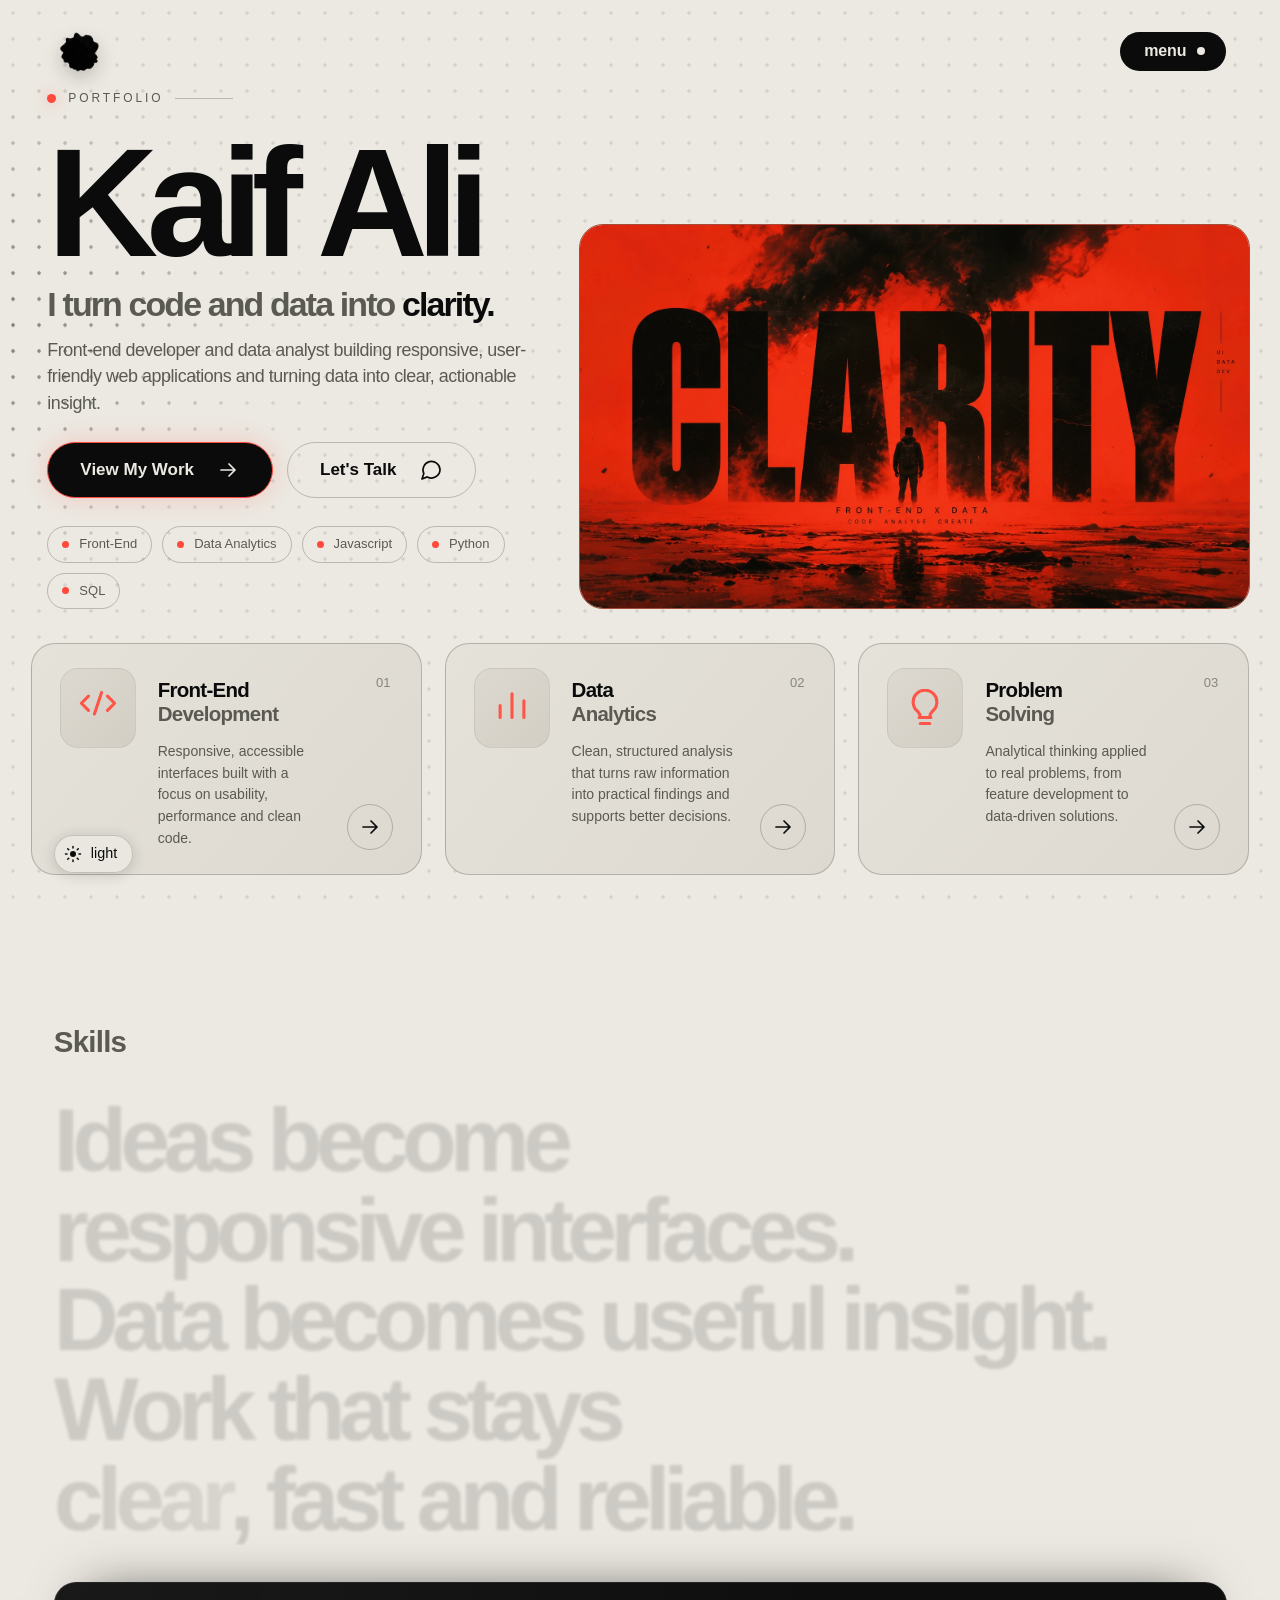
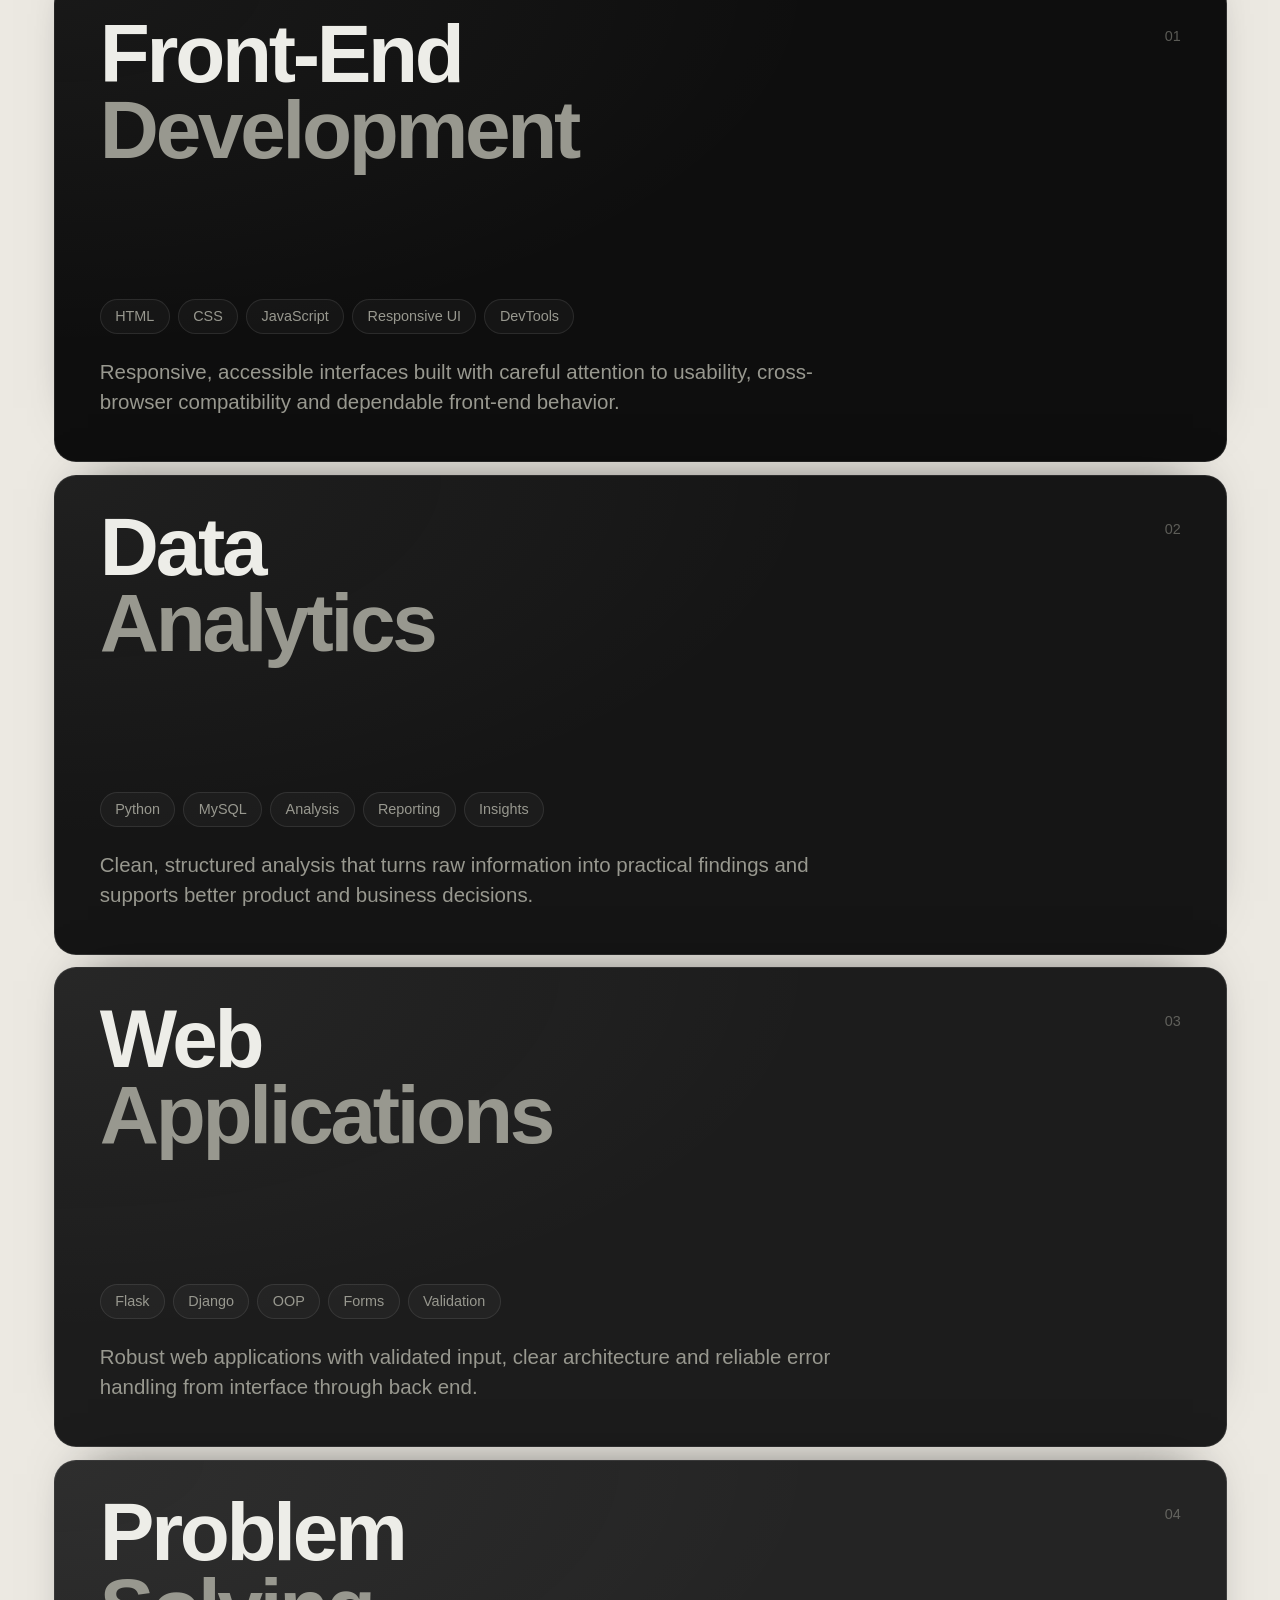
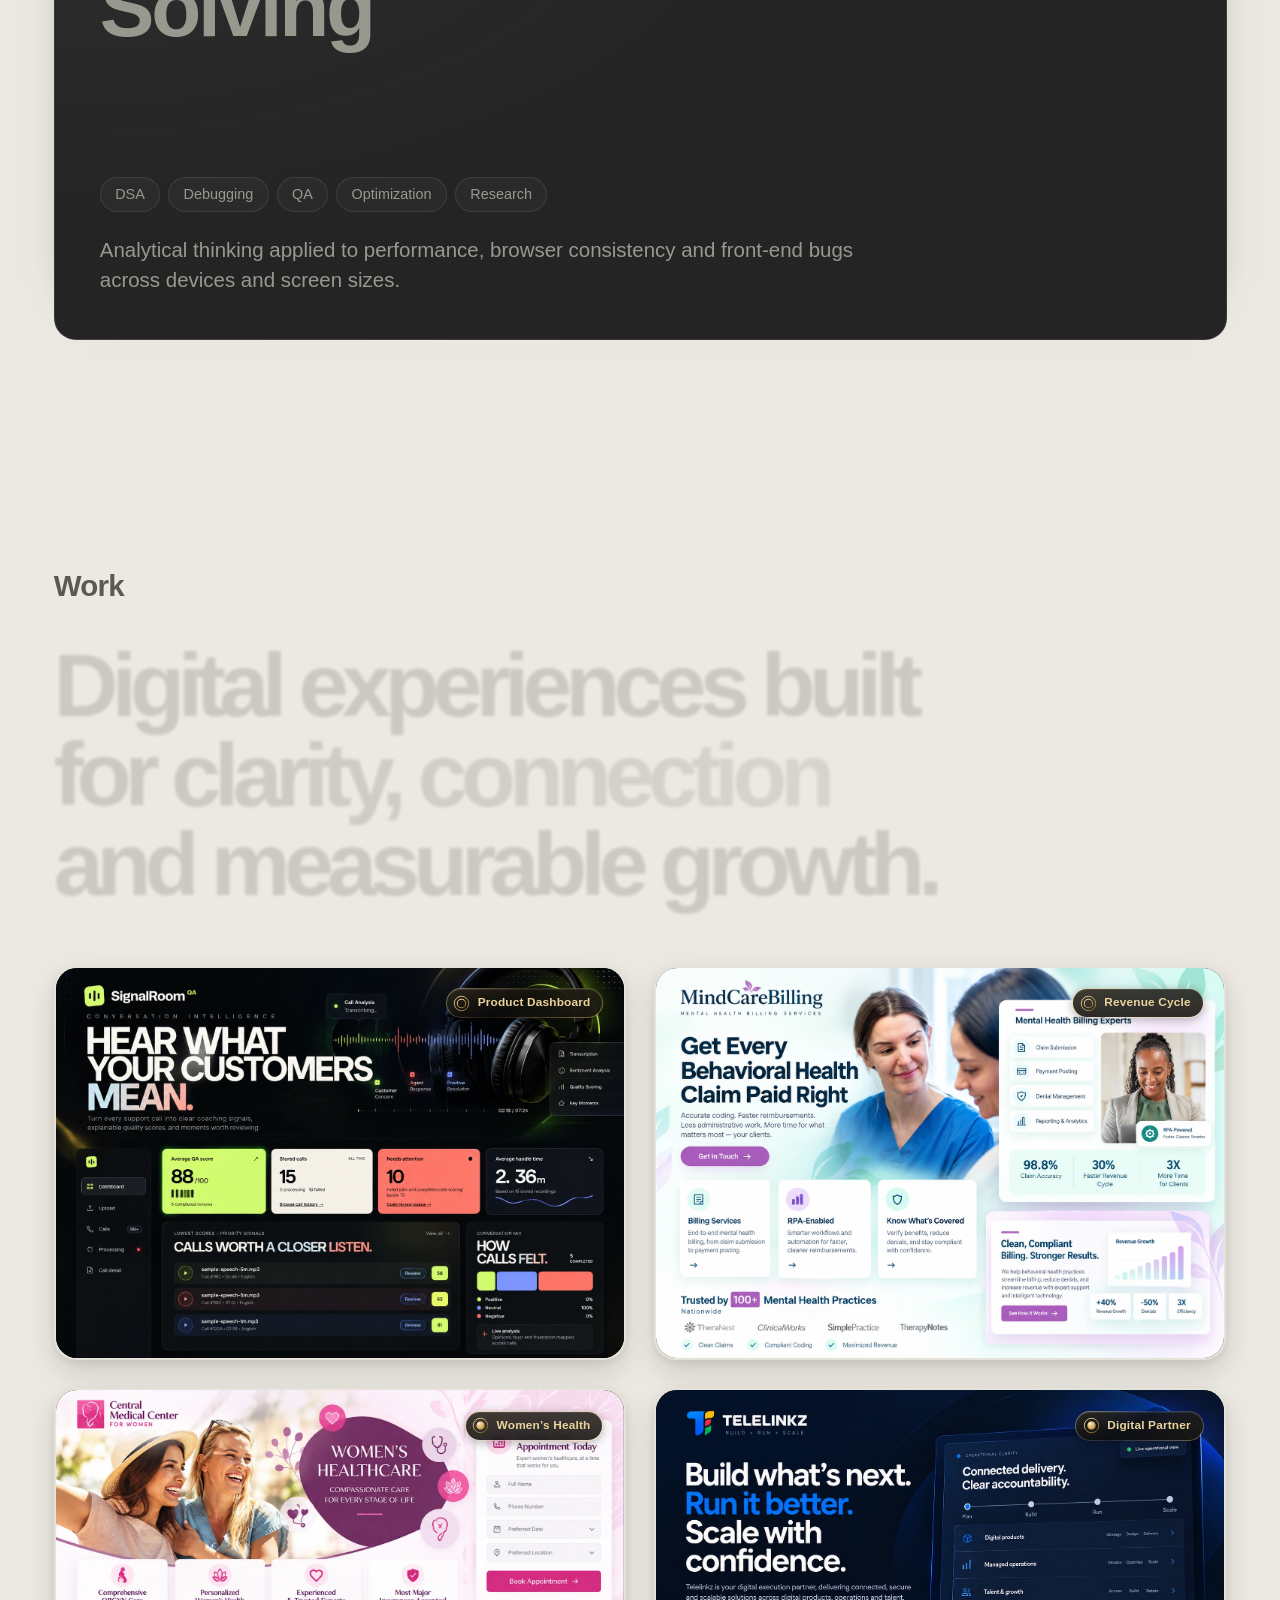
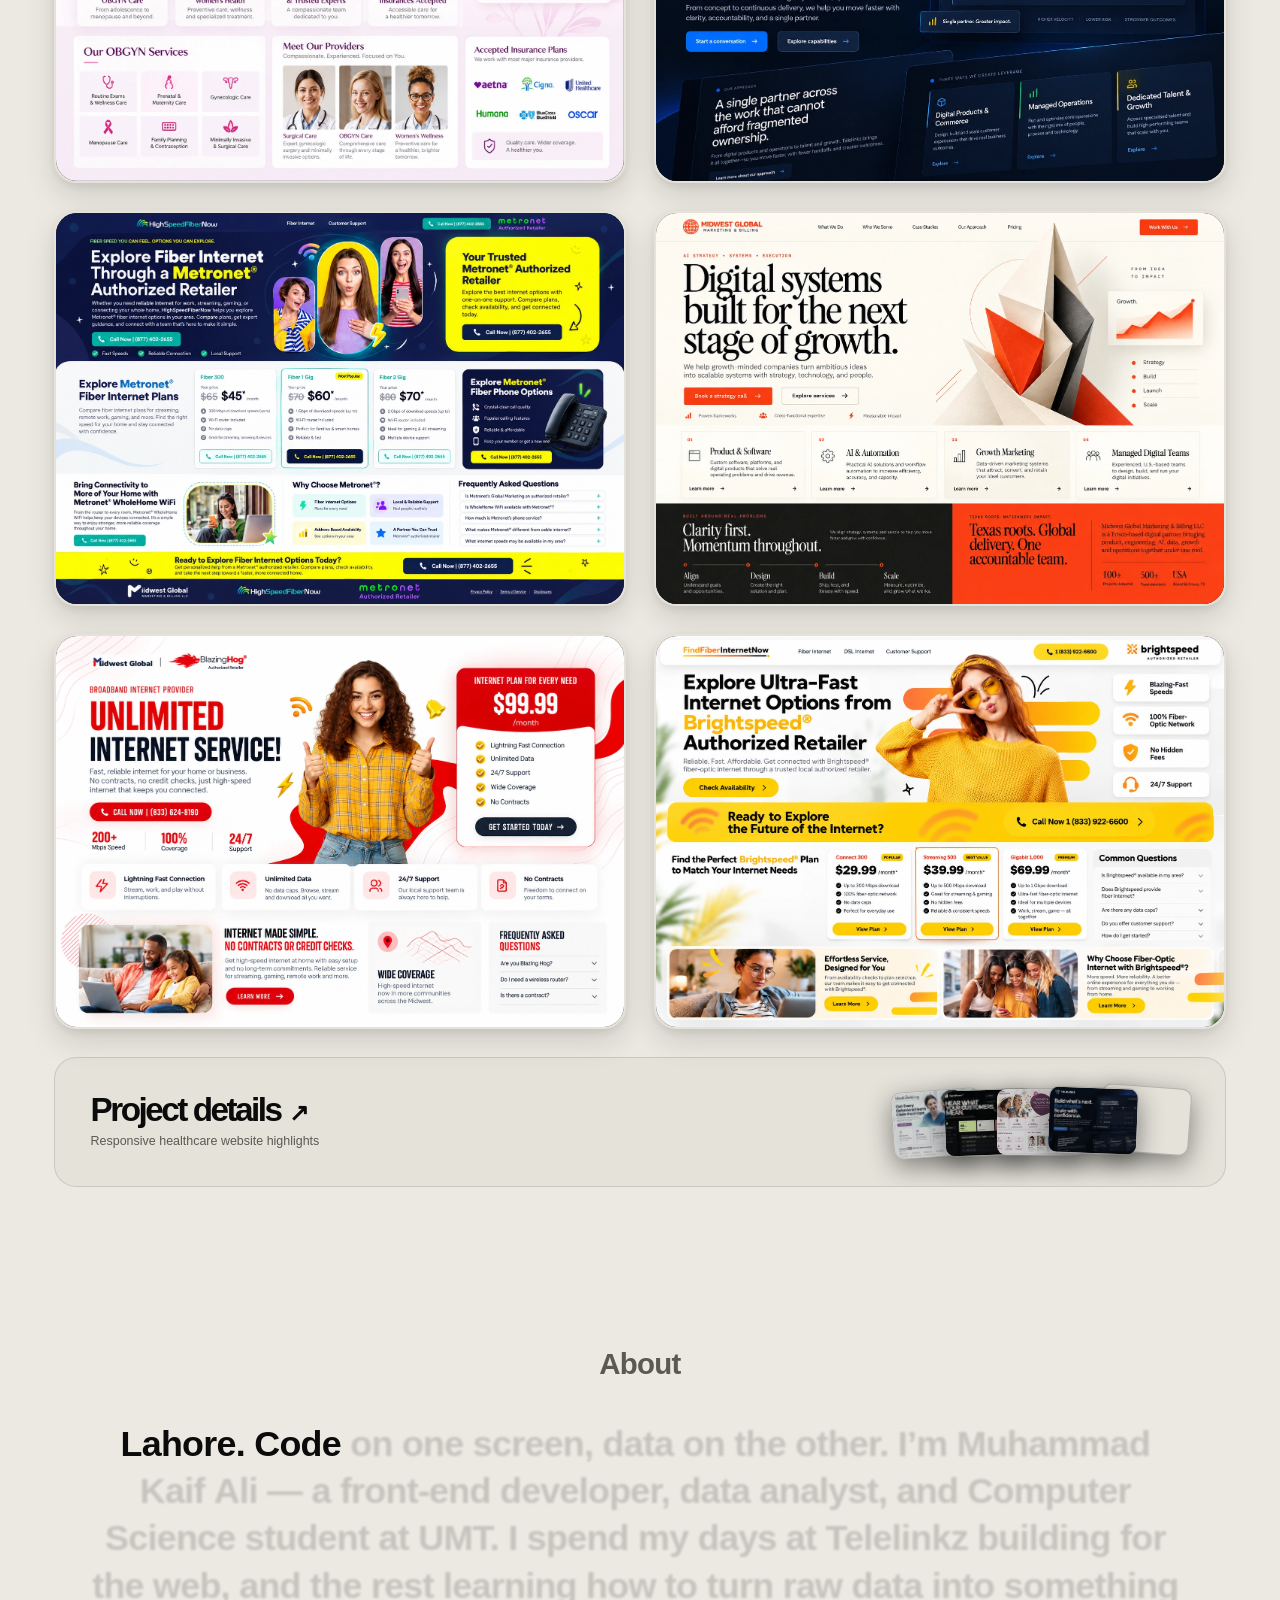
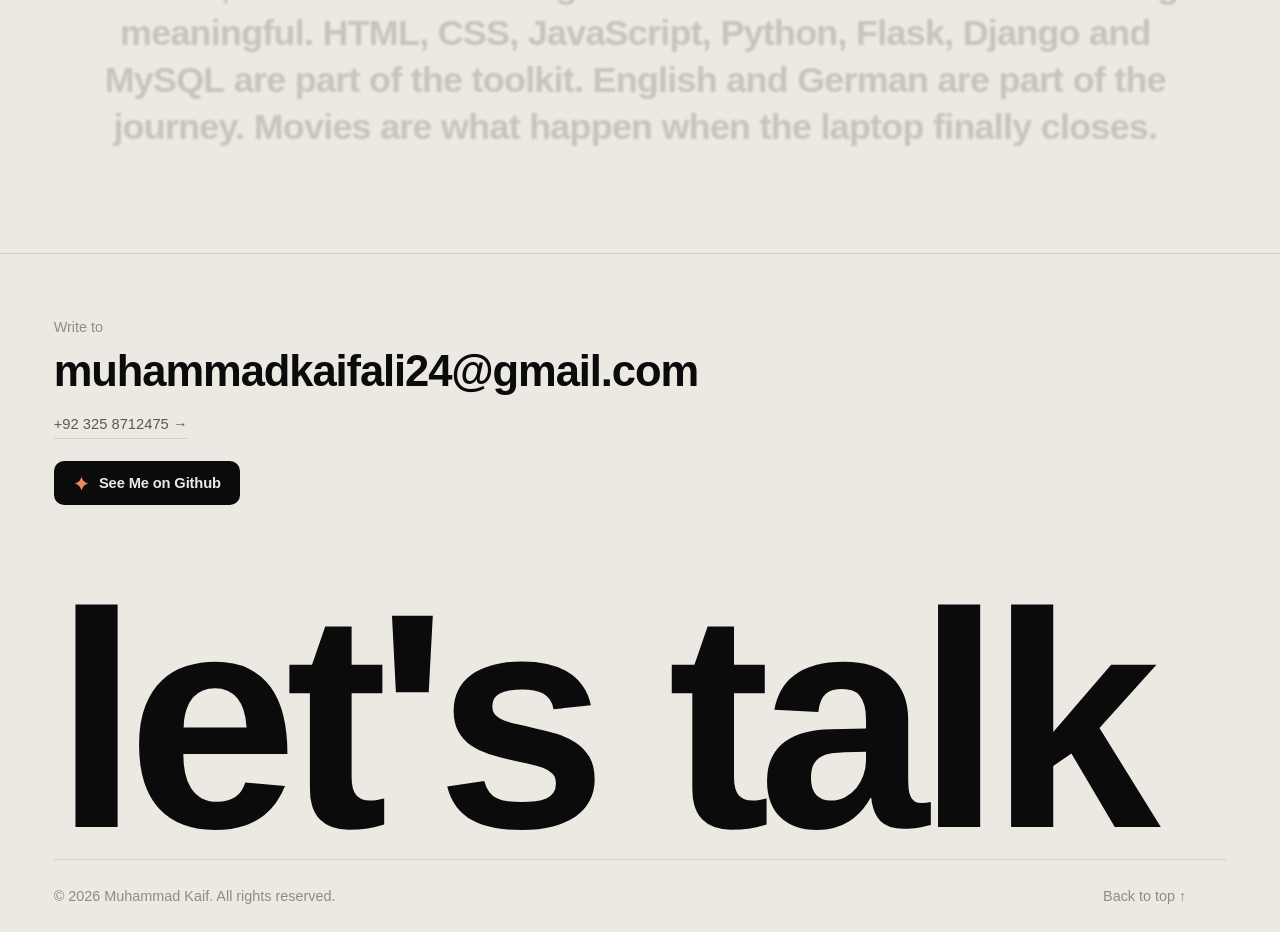
<file: index.html>
﻿<!doctype html>
<html lang="en" data-theme="dark">
  <head>
    <meta charset="utf-8" />
    <meta name="viewport" content="width=device-width, initial-scale=1" />
    <meta
      name="description"
      content="Muhammad Kaif's front-end development and data analytics portfolio."
    />
    <meta name="color-scheme" content="dark light" />
    <title>Muhammad Kaif — Front-End Developer &amp; Data Analyst</title>
    <link rel="icon" type="image/png" sizes="96x96" href="favicon-96.png" />
    <link rel="stylesheet" href="alpha.css" />
    <script type="application/ld+json">
      {
        "@context": "https://schema.org",
        "@type": "Person",
        "name": "Muhammad Kaif",
        "jobTitle": ["Front-End Developer", "Data Analyst"],
        "email": "mailto:muhammadkaifali24@gmail.com",
        "telephone": "+923258712475",
        "address": {
          "@type": "PostalAddress",
          "streetAddress": "Johar Town",
          "addressLocality": "Lahore",
          "postalCode": "54000",
          "addressCountry": "PK"
        },
        "worksFor": { "@type": "Organization", "name": "Telelinkz Pvt. Limited" },
        "alumniOf": [
          { "@type": "CollegeOrUniversity", "name": "University of Management and Technology" },
          { "@type": "EducationalOrganization", "name": "Punjab College for Boys, Sheikhupura" },
          { "@type": "EducationalOrganization", "name": "Dar e Arqam High School" }
        ],
        "knowsLanguage": ["English", "German"],
        "knowsAbout": [
          "Python",
          "MySQL",
          "Flask",
          "Django",
          "JavaScript",
          "HTML",
          "CSS",
          "Object-oriented programming",
          "Data structures and algorithms",
          "Movies"
        ],
        "sameAs": ["https://github.com/mkaifali24"]
      }
    </script>
  </head>
  <body>
    <div id="root">
      <div class="dotgrid" aria-hidden="true">
        <div class="dotgrid__torch" style="transform: translate3d(-259.95px, 61.7804px, 0px)">
          <div
            class="dotgrid__torch-fill"
            style="width: 2576px; height: 1403px; transform: translate3d(-260.05px, -581.78px, 0px)"
          ></div>
        </div>
      </div>
      <div
        class="cursor-dot"
        aria-hidden="true"
        style="
          translate: none;
          rotate: none;
          scale: none;
          opacity: 0;
          transform: translate(-50%, -50%) translate(0px, 321.8px);
        "
        data-mode="on"
      >
        <span class="cursor-label"></span>
      </div>
      <div class="nav-blur is-idle" aria-hidden="true" style="--nav-p: 0">
        <div class="nav-blur__layer"></div>
        <div class="nav-blur__layer"></div>
        <div class="nav-blur__layer"></div>
        <span class="nav-blur__scrim"></span>
      </div>
      <header class="menu">
        <a class="menu__brand" href="#top" aria-label="Back to top" data-cursor="link">
          <span class="menu__logo-slot" aria-hidden="true">
            <img src="assets/blob-mark-256.png" alt="" />
          </span>
        </a>
        <div class="menu__right">
          <button
            class="menu__toggle"
            aria-expanded="false"
            aria-label="Open menu"
            data-cursor="link"
          >
            <span class="menu__toggle-label">menu</span><span class="menu__toggle-dot"></span>
          </button>
        </div>
      </header>
      <main class="app-main">
        <section class="home-banner" id="top" aria-labelledby="banner-title">
          <div class="home-banner__inner">
            <div class="home-banner__main">
              <div class="home-banner__copy">
                <p class="home-banner__eyebrow"><span></span>Portfolio<i></i></p>
                <h1 id="banner-title">Kaif Ali</h1>
                <h2>I turn code and data into <span>clarity.</span></h2>
                <p class="home-banner__intro">Front-end developer and data analyst building responsive, user-friendly web applications and turning data into clear, actionable insight.</p>
                <div class="home-banner__actions">
                  <a class="home-banner__button home-banner__button--primary" href="#work" data-cursor="link">View My Work <svg viewBox="0 0 24 24" fill="none" aria-hidden="true"><path d="M5 12h14M13 6l6 6-6 6"/></svg></a>
                  <a class="home-banner__button" href="#contact" data-cursor="link">Let's Talk <svg viewBox="0 0 24 24" fill="none" aria-hidden="true"><path d="M21 11.5a8.5 8.5 0 0 1-12.7 7.4L3 21l1.8-5.5A8.5 8.5 0 1 1 21 11.5Z"/></svg></a>
                </div>
                <ul class="home-banner__tags" aria-label="Specialties">
                  <li>Front-End</li><li>Data Analytics</li><li>Javascript</li><li>Python</li><li>SQL</li>
                </ul>
              </div>
              <figure class="home-banner__art">
                <img src="assets/banner-image.webp" width="1672" height="941" alt="CLARITY — cinematic red and black artwork with a lone figure, representing front-end development and data analysis." fetchpriority="high" decoding="async" />
              </figure>
            </div>
            <div class="home-banner__cards" aria-label="What I do">
              <a class="banner-service" href="#work" data-cursor="link">
                <span class="banner-service__icon"><svg viewBox="0 0 32 32" fill="none" aria-hidden="true"><path d="m8 6-6 6 6 6m16-12 6 6-6 6M19 3l-6 18"/></svg></span>
                <div class="banner-service__copy"><h3>Front-End<span>Development</span></h3><p>Responsive, accessible interfaces built with a focus on usability, performance and clean code.</p></div>
                <span class="banner-service__number" aria-hidden="true">01</span>
                <span class="banner-service__arrow"><svg viewBox="0 0 24 24" fill="none" aria-hidden="true"><path d="M5 12h14M13 6l6 6-6 6"/></svg></span>
              </a>
              <a class="banner-service" href="#services" data-cursor="link">
                <span class="banner-service__icon"><svg viewBox="0 0 32 32" fill="none" aria-hidden="true"><path d="M6 24V14m10 10V4m10 20V10"/></svg></span>
                <div class="banner-service__copy"><h3>Data<span>Analytics</span></h3><p>Clean, structured analysis that turns raw information into practical findings and supports better decisions.</p></div>
                <span class="banner-service__number" aria-hidden="true">02</span>
                <span class="banner-service__arrow"><svg viewBox="0 0 24 24" fill="none" aria-hidden="true"><path d="M5 12h14M13 6l6 6-6 6"/></svg></span>
              </a>
              <a class="banner-service" href="#about" data-cursor="link">
                <span class="banner-service__icon"><svg viewBox="0 0 32 32" fill="none" aria-hidden="true"><path d="M11 24h10m-9 5h8M10 19a10 10 0 1 1 12 0c-2 2-2 3-2 5h-8c0-2 0-3-2-5Z"/></svg></span>
                <div class="banner-service__copy"><h3>Problem<span>Solving</span></h3><p>Analytical thinking applied to real problems, from feature development to data-driven solutions.</p></div>
                <span class="banner-service__number" aria-hidden="true">03</span>
                <span class="banner-service__arrow"><svg viewBox="0 0 24 24" fill="none" aria-hidden="true"><path d="M5 12h14M13 6l6 6-6 6"/></svg></span>
              </a>
            </div>
          </div>
        </section>
        <section class="svc section" id="services" aria-label="Services">
          <div class="container">
            <div class="svc__head">
              <span class="eyebrow svc__label">Skills</span>
              <h2 class="svc__statement">
                <span
                  ><span
                    class="stx-line svc__statement-line"
                    style="
                      display: block;
                      will-change: transform, opacity;
                      translate: none;
                      rotate: none;
                      scale: none;
                      transform: translate(0%, 42%);
                      opacity: 0.14;
                    "
                    ><span>Ideas</span><span> </span><span>become</span><span> </span
                    ><span>responsive</span><span> </span><span>interfaces.</span></span
                  ><span
                    class="stx-line svc__statement-line"
                    style="
                      display: block;
                      will-change: transform, opacity;
                      translate: none;
                      rotate: none;
                      scale: none;
                      transform: translate(0%, 42%);
                      opacity: 0.14;
                    "
                    ><span>Data</span><span> </span><span>becomes</span><span> </span
                    ><span>useful</span><span> </span><span>insight.</span></span
                  ><span
                    class="stx-line svc__statement-line"
                    style="
                      display: block;
                      will-change: transform, opacity;
                      translate: none;
                      rotate: none;
                      scale: none;
                      transform: translate(0%, 42%);
                      opacity: 0.14;
                    "
                    ><span>Work</span><span> </span><span>that</span><span> </span
                    ><span>stays</span></span
                  ><span
                    class="stx-line svc__statement-line"
                    style="
                      display: block;
                      will-change: transform, opacity;
                      translate: none;
                      rotate: none;
                      scale: none;
                      transform: translate(0%, 42%);
                      opacity: 0.14;
                    "
                    ><span><span class="grad-text">clear</span>,</span><span> </span
                    ><span>fast</span><span> </span><span>and reliable.</span></span
                  ></span
                >
              </h2>
            </div>
          </div>
          <div class="container">
            <div class="svc__deck" style="--n: 4">
              <article class="svc__card" data-cursor="link" style="--i: 0; z-index: 1">
                <div class="svc__card-top">
                  <h3 class="svc__card-title">
                    <span class="svc__card-lead">Front-End</span>
                    <span class="svc__card-trail">Development</span>
                  </h3>
                  <span class="svc__card-no">01</span>
                </div>
                <div class="svc__card-foot">
                  <ul class="svc__tags">
                    <li class="svc__tag">HTML</li>
                    <li class="svc__tag">CSS</li>
                    <li class="svc__tag">JavaScript</li>
                    <li class="svc__tag">Responsive UI</li>
                    <li class="svc__tag">DevTools</li>
                  </ul>
                  <p class="svc__card-desc">
                    Responsive, accessible interfaces built with careful attention to usability,
                    cross-browser compatibility and dependable front-end behavior.
                  </p>
                </div>
              </article>
              <article class="svc__card" data-cursor="link" style="--i: 1; z-index: 2">
                <div class="svc__card-top">
                  <h3 class="svc__card-title">
                    <span class="svc__card-lead">Data</span>
                    <span class="svc__card-trail">Analytics</span>
                  </h3>
                  <span class="svc__card-no">02</span>
                </div>
                <div class="svc__card-foot">
                  <ul class="svc__tags">
                    <li class="svc__tag">Python</li>
                    <li class="svc__tag">MySQL</li>
                    <li class="svc__tag">Analysis</li>
                    <li class="svc__tag">Reporting</li>
                    <li class="svc__tag">Insights</li>
                  </ul>
                  <p class="svc__card-desc">
                    Clean, structured analysis that turns raw information into practical findings
                    and supports better product and business decisions.
                  </p>
                </div>
              </article>
              <article class="svc__card" data-cursor="link" style="--i: 2; z-index: 3">
                <div class="svc__card-top">
                  <h3 class="svc__card-title">
                    <span class="svc__card-lead">Web</span>
                    <span class="svc__card-trail">Applications</span>
                  </h3>
                  <span class="svc__card-no">03</span>
                </div>
                <div class="svc__card-foot">
                  <ul class="svc__tags">
                    <li class="svc__tag">Flask</li>
                    <li class="svc__tag">Django</li>
                    <li class="svc__tag">OOP</li>
                    <li class="svc__tag">Forms</li>
                    <li class="svc__tag">Validation</li>
                  </ul>
                  <p class="svc__card-desc">
                    Robust web applications with validated input, clear architecture and reliable
                    error handling from interface through back end.
                  </p>
                </div>
              </article>
              <article class="svc__card" data-cursor="link" style="--i: 3; z-index: 4">
                <div class="svc__card-top">
                  <h3 class="svc__card-title">
                    <span class="svc__card-lead">Problem</span>
                    <span class="svc__card-trail">Solving</span>
                  </h3>
                  <span class="svc__card-no">04</span>
                </div>
                <div class="svc__card-foot">
                  <ul class="svc__tags">
                    <li class="svc__tag">DSA</li>
                    <li class="svc__tag">Debugging</li>
                    <li class="svc__tag">QA</li>
                    <li class="svc__tag">Optimization</li>
                    <li class="svc__tag">Research</li>
                  </ul>
                  <p class="svc__card-desc">
                    Analytical thinking applied to performance, browser consistency and front-end
                    bugs across devices and screen sizes.
                  </p>
                </div>
              </article>
            </div>
          </div>
        </section>
        <section class="gallery section" id="work" aria-label="Work">
          <div class="container">
            <div class="gallery__head">
              <span class="eyebrow gallery__label">Work</span>
              <h2 class="gallery__statement">
                <span class="stx-line">Digital experiences built</span>
                <span class="stx-line">for <span class="grad-text">clarity, connection</span></span>
                <span class="stx-line">and measurable growth.</span>
              </h2>
            </div>
            <div class="gallery__grid">
              <article
                class="pcard"
                style="opacity: 0; transform: translateY(44px)"
              >
                <div class="pcard__media">
                  <div
                    class="media-ph"
                    style="
                      aspect-ratio: 16 / 11;
                      background: linear-gradient(135deg, rgb(26, 42, 51), rgb(10, 10, 11) 70%);
                    "
                  >
                    <div class="media-ph__grain" aria-hidden="true"></div>
                    <div class="media-ph__meta"><span class="media-ph__label"></span></div>
                  </div>
                  <img
                    class="pcard__img"
                    src="assets/signalroom-portfolio.webp"
                    style="object-position: center top"
                    sizes="(max-width: 720px) 94vw, 48vw"
                    alt="SignalRoom QA conversation intelligence dashboard"
                    loading="lazy"
                    decoding="async"
                  /><span class="pcard__award pcard__award--entry"
                    ><svg
                      class="pcard__award-medal"
                      viewBox="0 0 20 20"
                      width="17"
                      height="17"
                      aria-hidden="true"
                    >
                      <defs>
                        <linearGradient
                          id="ring-card-reunion"
                          x1="0.15"
                          y1="0.05"
                          x2="0.85"
                          y2="0.95"
                        >
                          <stop offset="0" stop-color="#e9e9e3"></stop>
                          <stop offset="1" stop-color="#75756d"></stop>
                        </linearGradient>
                      </defs>
                      <circle
                        cx="10"
                        cy="10"
                        r="8.5"
                        fill="none"
                        stroke="url(#ring-card-reunion)"
                        stroke-width="1.1"
                      ></circle>
                      <circle
                        cx="10"
                        cy="10"
                        r="5"
                        fill="none"
                        stroke="url(#ring-card-reunion)"
                        stroke-width="1.2"
                      ></circle></svg
                    ><span class="pcard__award-copy"
                      ><strong>Product Dashboard</strong><em>Call quality insights</em></span
                    ><i class="pcard__award-shine" aria-hidden="true"></i></span
                  ><span class="pcard__scrim" aria-hidden="true"></span>
                  <div class="pcard__overlay">
                    <div class="pcard__label">
                      <h3 class="pcard__title">SignalRoom QA</h3>
                      <span class="pcard__cat">Conversation Intelligence</span>
                    </div>
                    <span class="pcard__arrow" aria-hidden="true"
                      ><svg viewBox="0 0 24 24" aria-hidden="true">
                        <path d="M7 17L17 7M9 7h8v8"></path></svg
                    ></span>
                  </div>
                </div>
              </article>
              <article
                class="pcard"
                data-cursor="view"
                style="opacity: 0; transform: translateY(44px)"
              >
                <div class="pcard__media">
                  <div
                    class="media-ph"
                    style="
                      aspect-ratio: 16 / 11;
                      background: linear-gradient(135deg, rgb(42, 35, 32), rgb(10, 10, 11) 70%);
                    "
                  >
                    <div class="media-ph__grain" aria-hidden="true"></div>
                    <div class="media-ph__meta"><span class="media-ph__label"></span></div>
                  </div>
                  <img
                    class="pcard__img"
                    src="assets/mindcare-portfolio.webp"
                    style="object-position: 60% 22%"
                    sizes="(max-width: 720px) 94vw, 48vw"
                    alt="MindCareBilling mental health billing services website"
                    loading="lazy"
                    decoding="async"
                  /><span class="pcard__award pcard__award--entry"
                    ><svg
                      class="pcard__award-medal"
                      viewBox="0 0 20 20"
                      width="17"
                      height="17"
                      aria-hidden="true"
                    >
                      <defs>
                        <linearGradient
                          id="ring-card-winrar-spec-ad"
                          x1="0.15"
                          y1="0.05"
                          x2="0.85"
                          y2="0.95"
                        >
                          <stop offset="0" stop-color="#e9e9e3"></stop>
                          <stop offset="1" stop-color="#75756d"></stop>
                        </linearGradient>
                      </defs>
                      <circle
                        cx="10"
                        cy="10"
                        r="8.5"
                        fill="none"
                        stroke="url(#ring-card-winrar-spec-ad)"
                        stroke-width="1.1"
                      ></circle>
                      <circle
                        cx="10"
                        cy="10"
                        r="5"
                        fill="none"
                        stroke="url(#ring-card-winrar-spec-ad)"
                        stroke-width="1.2"
                      ></circle></svg
                    ><span class="pcard__award-copy"
                      ><strong>Revenue Cycle</strong><em>Mental health billing</em></span
                    ><i class="pcard__award-shine" aria-hidden="true"></i></span
                  ><span class="pcard__scrim" aria-hidden="true"></span>
                  <div class="pcard__overlay">
                    <div class="pcard__label">
                      <h3 class="pcard__title">MindCareBilling</h3>
                      <span class="pcard__cat">Healthcare Billing Experience</span>
                    </div>
                    <span class="pcard__arrow" aria-hidden="true"
                      ><svg viewBox="0 0 24 24" aria-hidden="true">
                        <path d="M7 17L17 7M9 7h8v8"></path></svg
                    ></span>
                  </div>
                </div>
                <a
                  class="pcard__hit"
                  href="https://mindcarebilling.com/"
                  target="_blank"
                  rel="noopener noreferrer"
                  aria-label="View the MindCareBilling project"
                  data-cursor="view"
                ></a>
              </article>
              <article
                class="pcard"
                data-cursor="view"
                style="opacity: 0; transform: translateY(44px)"
              >
                <div class="pcard__media">
                  <div
                    class="media-ph"
                    style="
                      aspect-ratio: 16 / 11;
                      background: linear-gradient(135deg, rgb(36, 26, 42), rgb(10, 10, 11) 70%);
                    "
                  >
                    <div class="media-ph__grain" aria-hidden="true"></div>
                    <div class="media-ph__meta"><span class="media-ph__label"></span></div>
                  </div>
                  <div class="pcard__cycle" aria-hidden="true">
                    <img
                      src="assets/omc-portfolio.webp"
                      sizes="(max-width: 720px) 94vw, 48vw"
                      alt=""
                      decoding="async"
                      draggable="false"
                      style="
                        opacity: 1;
                        filter: blur(0px) saturate(1);
                        transform: none;
                        object-position: 50% 28%;
                      "
                    />
                  </div>
                  <span class="pcard__award pcard__award--winner"
                    ><svg
                      class="pcard__award-medal"
                      viewBox="0 0 20 20"
                      width="17"
                      height="17"
                      aria-hidden="true"
                    >
                      <defs>
                        <linearGradient
                          id="ring-card-same-gate"
                          x1="0.15"
                          y1="0.05"
                          x2="0.85"
                          y2="0.95"
                        >
                          <stop offset="0" stop-color="#f0d9a0"></stop>
                          <stop offset="0.55" stop-color="#b8924c"></stop>
                          <stop offset="1" stop-color="#7d5f24"></stop>
                        </linearGradient>
                        <radialGradient id="disc-card-same-gate" cx="0.35" cy="0.28" r="0.95">
                          <stop offset="0" stop-color="#f8e7ba"></stop>
                          <stop offset="0.55" stop-color="#d3ad61"></stop>
                          <stop offset="1" stop-color="#8a6a28"></stop>
                        </radialGradient>
                      </defs>
                      <circle
                        cx="10"
                        cy="10"
                        r="8.5"
                        fill="none"
                        stroke="url(#ring-card-same-gate)"
                        stroke-width="1.1"
                      ></circle>
                      <circle
                        cx="10"
                        cy="10"
                        r="5"
                        fill="url(#disc-card-same-gate)"
                        stroke="rgba(30,20,4,0.4)"
                        stroke-width="0.5"
                      ></circle>
                      <ellipse
                        cx="8.1"
                        cy="7.7"
                        rx="1.8"
                        ry="1.3"
                        fill="#fff"
                        opacity="0.42"
                      ></ellipse></svg
                    ><span class="pcard__award-copy"
                      ><strong>Women’s Health</strong><em>Care and appointments</em></span
                    ><i class="pcard__award-shine" aria-hidden="true"></i></span
                  ><span class="pcard__scrim" aria-hidden="true"></span>
                  <div class="pcard__overlay">
                    <div class="pcard__label">
                      <h3 class="pcard__title">Central Medical Center</h3>
                      <span class="pcard__cat">Women’s Healthcare</span>
                    </div>
                    <span class="pcard__arrow" aria-hidden="true"
                      ><svg viewBox="0 0 24 24" aria-hidden="true">
                        <path d="M7 17L17 7M9 7h8v8"></path></svg
                    ></span>
                  </div>
                </div>
                <a
                  class="pcard__hit"
                  href="https://omc4women.com/"
                  target="_blank"
                  rel="noopener noreferrer"
                  aria-label="View the Central Medical Center project"
                  data-cursor="view"
                ></a>
              </article>
              <article
                class="pcard"
                data-cursor="view"
                style="opacity: 0; transform: translateY(44px)"
              >
                <div class="pcard__media">
                  <div
                    class="media-ph"
                    style="
                      aspect-ratio: 16 / 11;
                      background: linear-gradient(135deg, rgb(31, 42, 38), rgb(10, 10, 11) 70%);
                    "
                  >
                    <div class="media-ph__grain" aria-hidden="true"></div>
                    <div class="media-ph__meta"><span class="media-ph__label"></span></div>
                  </div>
                  <img
                    class="pcard__img"
                    src="assets/telelinkz-portfolio.webp"
                    sizes="(max-width: 720px) 94vw, 48vw"
                    alt="Telelinkz digital delivery company website"
                    loading="lazy"
                    decoding="async"
                    style="object-position: center bottom"
                  /><span class="pcard__award pcard__award--winner"
                    ><svg
                      class="pcard__award-medal"
                      viewBox="0 0 20 20"
                      width="17"
                      height="17"
                      aria-hidden="true"
                    >
                      <defs>
                        <linearGradient
                          id="ring-card-binbot"
                          x1="0.15"
                          y1="0.05"
                          x2="0.85"
                          y2="0.95"
                        >
                          <stop offset="0" stop-color="#f0d9a0"></stop>
                          <stop offset="0.55" stop-color="#b8924c"></stop>
                          <stop offset="1" stop-color="#7d5f24"></stop>
                        </linearGradient>
                        <radialGradient id="disc-card-binbot" cx="0.35" cy="0.28" r="0.95">
                          <stop offset="0" stop-color="#f8e7ba"></stop>
                          <stop offset="0.55" stop-color="#d3ad61"></stop>
                          <stop offset="1" stop-color="#8a6a28"></stop>
                        </radialGradient>
                      </defs>
                      <circle
                        cx="10"
                        cy="10"
                        r="8.5"
                        fill="none"
                        stroke="url(#ring-card-binbot)"
                        stroke-width="1.1"
                      ></circle>
                      <circle
                        cx="10"
                        cy="10"
                        r="5"
                        fill="url(#disc-card-binbot)"
                        stroke="rgba(30,20,4,0.4)"
                        stroke-width="0.5"
                      ></circle>
                      <ellipse
                        cx="8.1"
                        cy="7.7"
                        rx="1.8"
                        ry="1.3"
                        fill="#fff"
                        opacity="0.42"
                      ></ellipse></svg
                    ><span class="pcard__award-copy"
                      ><strong>Digital Partner</strong><em>Build, run and scale</em></span
                    ><i class="pcard__award-shine" aria-hidden="true"></i></span
                  ><span class="pcard__scrim" aria-hidden="true"></span>
                  <div class="pcard__overlay">
                    <div class="pcard__label">
                      <h3 class="pcard__title">Telelinkz</h3>
                      <span class="pcard__cat">Digital Products &amp; Operations</span>
                    </div>
                    <span class="pcard__arrow" aria-hidden="true"
                      ><svg viewBox="0 0 24 24" aria-hidden="true">
                        <path d="M7 17L17 7M9 7h8v8"></path></svg
                    ></span>
                  </div>
                </div>
                <a
                  class="pcard__hit"
                  href="https://telelinkz.com/"
                  target="_blank"
                  rel="noopener noreferrer"
                  aria-label="View the Telelinkz project"
                  data-cursor="view"
                ></a>
              </article>
              <article
                class="pcard"
                data-cursor="view"
                style="opacity: 0; transform: translateY(44px)"
              >
                <div class="pcard__media">
                  <div
                    class="media-ph"
                    style="
                      aspect-ratio: 16 / 11;
                      background: linear-gradient(135deg, rgb(32, 40, 51), rgb(10, 10, 11) 70%);
                    "
                  >
                    <div class="media-ph__grain" aria-hidden="true"></div>
                    <div class="media-ph__meta"><span class="media-ph__label"></span></div>
                  </div>
                  <img
                    class="pcard__img"
                    src="assets/metronet-portfolio.webp"
                    sizes="(max-width: 720px) 94vw, 48vw"
                    alt="Metronet authorized retailer internet plans website"
                    loading="lazy"
                    decoding="async"
                    style="object-position: right top"
                  />
                  <span class="pcard__scrim" aria-hidden="true"></span>
                  <div class="pcard__overlay">
                    <div class="pcard__label">
                      <h3 class="pcard__title">Metronet Retailer</h3>
                      <span class="pcard__cat">Fiber Internet Plans</span>
                    </div>
                    <span class="pcard__arrow" aria-hidden="true"
                      ><svg viewBox="0 0 24 24" aria-hidden="true">
                        <path d="M7 17L17 7M9 7h8v8"></path></svg
                    ></span>
                  </div>
                </div>
                <a
                  class="pcard__hit"
                  href="https://highspeedfibernow.com/"
                  target="_blank"
                  rel="noopener noreferrer"
                  aria-label="View the Metronet retailer project"
                  data-cursor="view"
                ></a>
              </article>
              <article
                class="pcard"
                data-cursor="view"
                style="opacity: 0; transform: translateY(44px)"
              >
                <div class="pcard__media">
                  <div
                    class="media-ph"
                    style="
                      aspect-ratio: 16 / 11;
                      background: linear-gradient(135deg, rgb(44, 33, 28), rgb(10, 10, 11) 70%);
                    "
                  >
                    <div class="media-ph__grain" aria-hidden="true"></div>
                    <div class="media-ph__meta"><span class="media-ph__label"></span></div>
                  </div>
                  <img
                    class="pcard__img"
                    src="assets/mwest-portfolio.webp"
                    sizes="(max-width: 720px) 94vw, 48vw"
                    alt="Midwest Global digital systems agency website"
                    loading="lazy"
                    decoding="async"
                    style="object-position: 72% top"
                  /><span class="pcard__scrim" aria-hidden="true"></span>
                  <div class="pcard__overlay">
                    <div class="pcard__label">
                      <h3 class="pcard__title">Midwest Global</h3>
                      <span class="pcard__cat">Digital Systems &amp; Growth</span>
                    </div>
                    <span class="pcard__arrow" aria-hidden="true"
                      ><svg viewBox="0 0 24 24" aria-hidden="true">
                        <path d="M7 17L17 7M9 7h8v8"></path></svg
                    ></span>
                  </div>
                </div>
                <a
                  class="pcard__hit"
                  href="https://www.mwestdigital.com/"
                  target="_blank"
                  rel="noopener noreferrer"
                  aria-label="View the Midwest Global project"
                  data-cursor="view"
                ></a>
              </article>
              <article
                class="pcard"
                data-cursor="view"
                style="opacity: 0; transform: translateY(44px)"
              >
                <div class="pcard__media">
                  <div
                    class="media-ph"
                    style="
                      aspect-ratio: 16 / 11;
                      background: linear-gradient(135deg, rgb(26, 42, 51), rgb(10, 10, 11) 70%);
                    "
                  >
                    <div class="media-ph__grain" aria-hidden="true"></div>
                    <div class="media-ph__meta"><span class="media-ph__label"></span></div>
                  </div>
                  <img
                    class="pcard__img"
                    src="assets/blazinghog-portfolio.webp"
                    sizes="(max-width: 720px) 94vw, 48vw"
                    alt="Blazing Hog broadband internet landing page"
                    loading="lazy"
                    decoding="async"
                    style="object-position: 78% bottom"
                  /><span class="pcard__scrim" aria-hidden="true"></span>
                  <div class="pcard__overlay">
                    <div class="pcard__label">
                      <h3 class="pcard__title">Blazing Hog</h3>
                      <span class="pcard__cat">Broadband Landing Page</span>
                    </div>
                    <span class="pcard__arrow" aria-hidden="true"
                      ><svg viewBox="0 0 24 24" aria-hidden="true">
                        <path d="M7 17L17 7M9 7h8v8"></path></svg
                    ></span>
                  </div>
                </div>
                <a
                  class="pcard__hit"
                  href="https://blazinghogdeals.com/"
                  target="_blank"
                  rel="noopener noreferrer"
                  aria-label="View the Blazing Hog project"
                  data-cursor="view"
                ></a>
              </article>
              <article
                class="pcard"
                data-cursor="view"
                style="opacity: 0; transform: translateY(44px)"
              >
                <div class="pcard__media">
                  <div
                    class="media-ph"
                    style="
                      aspect-ratio: 16 / 11;
                      background: linear-gradient(135deg, rgb(42, 35, 32), rgb(10, 10, 11) 70%);
                    "
                  >
                    <div class="media-ph__grain" aria-hidden="true"></div>
                    <div class="media-ph__meta"><span class="media-ph__label"></span></div>
                  </div>
                  <img
                    class="pcard__img"
                    src="assets/brightspeed-portfolio.webp"
                    sizes="(max-width: 720px) 94vw, 48vw"
                    alt="Brightspeed authorized retailer fiber internet website"
                    loading="lazy"
                    decoding="async"
                  /><span class="pcard__scrim" aria-hidden="true"></span>
                  <div class="pcard__overlay">
                    <div class="pcard__label">
                      <h3 class="pcard__title">Brightspeed Retailer</h3>
                      <span class="pcard__cat">Fiber Plans &amp; Availability</span>
                    </div>
                    <span class="pcard__arrow" aria-hidden="true"
                      ><svg viewBox="0 0 24 24" aria-hidden="true">
                        <path d="M7 17L17 7M9 7h8v8"></path></svg
                    ></span>
                  </div>
                </div>
                <a
                  class="pcard__hit"
                  href="https://findfiberinternetnow.com/"
                  target="_blank"
                  rel="noopener noreferrer"
                  aria-label="View the Brightspeed retailer project"
                  data-cursor="view"
                ></a>
              </article>
            </div>
            <div class="seeall" style="opacity: 0; transform: translateY(36px)">
              <a class="seeall__card" data-cursor="link" href="/work"
                ><span class="seeall__copy"
                  ><span class="seeall__title"
                    >Project details<i class="seeall__arrow" aria-hidden="true">↗</i></span
                  ><span class="seeall__sub">Responsive healthcare website highlights</span></span
                ><span class="seeall__peek" aria-hidden="true"
                  ><span class="seeall__peek-card" style="--i: 0"
                    ><img
                      src="assets/mindcare-portfolio.webp"
                      style="object-position: left top"
                      alt=""
                      loading="lazy"
                      decoding="async" /></span
                  ><span class="seeall__peek-card" style="--i: 1"
                    ><img
                      src="assets/signalroom-portfolio.webp"
                      style="object-position: center top"
                      alt=""
                      loading="lazy"
                      decoding="async" /></span
                  ><span class="seeall__peek-card" style="--i: 2"
                    ><img
                      src="assets/omc-portfolio.webp"
                      style="object-position: right top"
                      alt=""
                      loading="lazy"
                      decoding="async" /></span
                  ><span class="seeall__peek-card" style="--i: 3"
                    ><img
                      src="assets/telelinkz-portfolio.webp"
                      style="object-position: left bottom"
                      alt=""
                      loading="lazy"
                      decoding="async" /></span
                  ><span class="seeall__peek-card" style="--i: 4"
                    ><img
                      src="assets/atnt-portfolio.webp"
                      style="object-position: right bottom"
                      alt=""
                      loading="lazy"
                      decoding="async" /></span></span
              ></a>
            </div>
          </div>
        </section>
        <section class="about section" id="about">
          <div class="container about__inner">
            <p class="eyebrow about__eyebrow">About</p>
            <div class="thecut">
              <p class="sf about__statement">
                <span class="sf-word is-lead">Lahore.</span><span class="sf-word is-lead">Code</span
                ><span class="sf-word is-fill" style="opacity: 0.16">on</span
                ><span class="sf-word is-fill" style="opacity: 0.16">one</span
                ><span class="sf-word is-fill" style="opacity: 0.16">screen,</span
                ><span class="sf-word is-fill" style="opacity: 0.16">data</span
                ><span class="sf-word is-fill" style="opacity: 0.16">on</span
                ><span class="sf-word is-fill" style="opacity: 0.16">the</span
                ><span class="sf-word is-fill" style="opacity: 0.16">other.</span
                ><span class="sf-word is-fill" style="opacity: 0.16">I’m</span
                ><span class="sf-word is-fill" style="opacity: 0.16">Muhammad</span
                ><span class="sf-word is-fill" style="opacity: 0.16">Kaif</span
                ><span class="sf-word is-fill" style="opacity: 0.16">Ali</span
                ><span class="sf-word is-fill" style="opacity: 0.16">—</span
                ><span class="sf-word is-fill" style="opacity: 0.16">a</span
                ><span class="sf-word is-fill" style="opacity: 0.16">front-end</span
                ><span class="sf-word is-fill" style="opacity: 0.16">developer,</span
                ><span class="sf-word is-fill" style="opacity: 0.16">data</span
                ><span class="sf-word is-fill" style="opacity: 0.16">analyst,</span
                ><span class="sf-word is-fill" style="opacity: 0.16">and</span
                ><span class="sf-word is-fill" style="opacity: 0.16">Computer</span
                ><span class="sf-word is-fill" style="opacity: 0.16">Science</span
                ><span class="sf-word is-fill" style="opacity: 0.16">student</span
                ><span class="sf-word is-fill" style="opacity: 0.16">at</span
                ><span class="sf-word is-fill" style="opacity: 0.16">UMT.</span
                ><span class="sf-word is-fill" style="opacity: 0.16">I</span
                ><span class="sf-word is-fill" style="opacity: 0.16">spend</span
                ><span class="sf-word is-fill" style="opacity: 0.16">my</span
                ><span class="sf-word is-fill" style="opacity: 0.16">days</span
                ><span class="sf-word is-fill" style="opacity: 0.16">at</span
                ><span class="sf-word is-fill" style="opacity: 0.16">Telelinkz</span
                ><span class="sf-word is-fill" style="opacity: 0.16">building</span
                ><span class="sf-word is-fill" style="opacity: 0.16">for</span
                ><span class="sf-word is-fill" style="opacity: 0.16">the</span
                ><span class="sf-word is-fill" style="opacity: 0.16">web,</span
                ><span class="sf-word is-fill" style="opacity: 0.16">and</span
                ><span class="sf-word is-fill" style="opacity: 0.16">the</span
                ><span class="sf-word is-fill" style="opacity: 0.16">rest</span
                ><span class="sf-word is-fill" style="opacity: 0.16">learning</span
                ><span class="sf-word is-fill" style="opacity: 0.16">how</span
                ><span class="sf-word is-fill" style="opacity: 0.16">to</span
                ><span class="sf-word is-fill" style="opacity: 0.16">turn</span
                ><span class="sf-word is-fill" style="opacity: 0.16">raw</span
                ><span class="sf-word is-fill" style="opacity: 0.16">data</span
                ><span class="sf-word is-fill" style="opacity: 0.16">into</span
                ><span class="sf-word is-fill" style="opacity: 0.16">something</span
                ><span class="sf-word is-fill" style="opacity: 0.16">meaningful.</span
                ><span class="sf-word is-fill" style="opacity: 0.16">HTML,</span
                ><span class="sf-word is-fill" style="opacity: 0.16">CSS,</span
                ><span class="sf-word is-fill" style="opacity: 0.16">JavaScript,</span
                ><span class="sf-word is-fill" style="opacity: 0.16">Python,</span
                ><span class="sf-word is-fill" style="opacity: 0.16">Flask,</span
                ><span class="sf-word is-fill" style="opacity: 0.16">Django</span
                ><span class="sf-word is-fill" style="opacity: 0.16">and</span
                ><span class="sf-word is-fill" style="opacity: 0.16">MySQL</span
                ><span class="sf-word is-fill" style="opacity: 0.16">are</span
                ><span class="sf-word is-fill" style="opacity: 0.16">part</span
                ><span class="sf-word is-fill" style="opacity: 0.16">of</span
                ><span class="sf-word is-fill" style="opacity: 0.16">the</span
                ><span class="sf-word is-fill" style="opacity: 0.16">toolkit.</span
                ><span class="sf-word is-fill" style="opacity: 0.16">English</span
                ><span class="sf-word is-fill" style="opacity: 0.16">and</span
                ><span class="sf-word is-fill" style="opacity: 0.16">German</span
                ><span class="sf-word is-fill" style="opacity: 0.16">are</span
                ><span class="sf-word is-fill" style="opacity: 0.16">part</span
                ><span class="sf-word is-fill" style="opacity: 0.16">of</span
                ><span class="sf-word is-fill" style="opacity: 0.16">the</span
                ><span class="sf-word is-fill" style="opacity: 0.16">journey.</span
                ><span class="sf-word is-fill" style="opacity: 0.16">Movies</span
                ><span class="sf-word is-fill" style="opacity: 0.16">are</span
                ><span class="sf-word is-fill" style="opacity: 0.16">what</span
                ><span class="sf-word is-fill" style="opacity: 0.16">happen</span
                ><span class="sf-word is-fill" style="opacity: 0.16">when</span
                ><span class="sf-word is-fill" style="opacity: 0.16">the</span
                ><span class="sf-word is-fill" style="opacity: 0.16">laptop</span
                ><span class="sf-word is-fill" style="opacity: 0.16">finally</span
                ><span class="sf-word is-fill" style="opacity: 0.16">closes.</span>
              </p>
            </div>
          </div>
        </section>
        <footer class="footer" id="contact">
          <div class="container">
            <div class="footer__top">
              <div style="opacity: 0; transform: translateY(20px)">
                <p class="footer__write-label">Write to</p>
                <a
                  href="mailto:muhammadkaifali24@gmail.com"
                  class="footer__email"
                  data-cursor="link"
                  >muhammadkaifali24@gmail.com</a
                ><a class="footer__start" data-cursor="link" href="tel:+923258712475"
                  >+92 325 8712475&nbsp;→</a
                >
                <div class="footer__contra">
                  <a
                    class="footer__contra-btn"
                    href="https://github.com/mkaifali24"
                    target="_blank"
                    rel="noopener noreferrer"
                    data-cursor="link"
                    ><svg class="footer__contra-mark" viewBox="0 0 24 24" aria-hidden="true">
                      <path
                        d="M12 1.6c.9 5.6 4.8 9.5 10.4 10.4C16.8 12.9 12.9 16.8 12 22.4 11.1 16.8 7.2 12.9 1.6 12 7.2 11.1 11.1 7.2 12 1.6z"
                      ></path></svg
                    >See Me on Github</a
                  >
                </div>
              </div>
            </div>
          </div>
          <div class="footer__headline-wrap" aria-label="let's talk">
            <span class="footer__headline-mask"
              ><span class="mask-line footer__headline"
                ><span class="mask-inner" style="transform: translateY(115%)"
                  >let's talk</span
                ></span
              ></span
            >
          </div>
          <div class="container">
            <div class="footer__bar">
              <p class="footer__copy">© 2026 Muhammad Kaif. All rights reserved.</p>
              <button class="footer__back-top" data-cursor="link" aria-label="Back to top">
                Back to top&nbsp;↑
              </button>
            </div>
          </div>
        </footer>
      </main>
      <div class="theme-dock">
        <button
          class="theme-toggle"
          data-cursor="link"
          aria-label="Theme: dark. Click to change."
          title="Theme: dark"
        >
          <span class="theme-toggle__icon" aria-hidden="true"
            ><svg
              class="theme-toggle__symbol theme-toggle__symbol--moon"
              viewBox="0 0 24 24"
              fill="none"
            >
              <path
                d="M20.3 15.1A8.7 8.7 0 0 1 8.9 3.7 8.7 8.7 0 1 0 20.3 15.1Z"
                fill="currentColor"
              ></path></svg
            ><svg
              class="theme-toggle__symbol theme-toggle__symbol--sun"
              viewBox="0 0 24 24"
              fill="none"
            >
              <circle cx="12" cy="12" r="4" fill="currentColor"></circle>
              <path
                d="M12 2v2M12 20v2M4.93 4.93l1.42 1.42M17.65 17.65l1.42 1.42M2 12h2M20 12h2M4.93 19.07l1.42-1.42M17.65 6.35l1.42-1.42"
                stroke="currentColor"
                stroke-width="2"
                stroke-linecap="round"
              ></path></svg></span
          ><span class="theme-toggle__label">dark</span>
        </button>
      </div>
    </div>
    <script src="alpha.js"></script>
  </body>
</html>
</file>
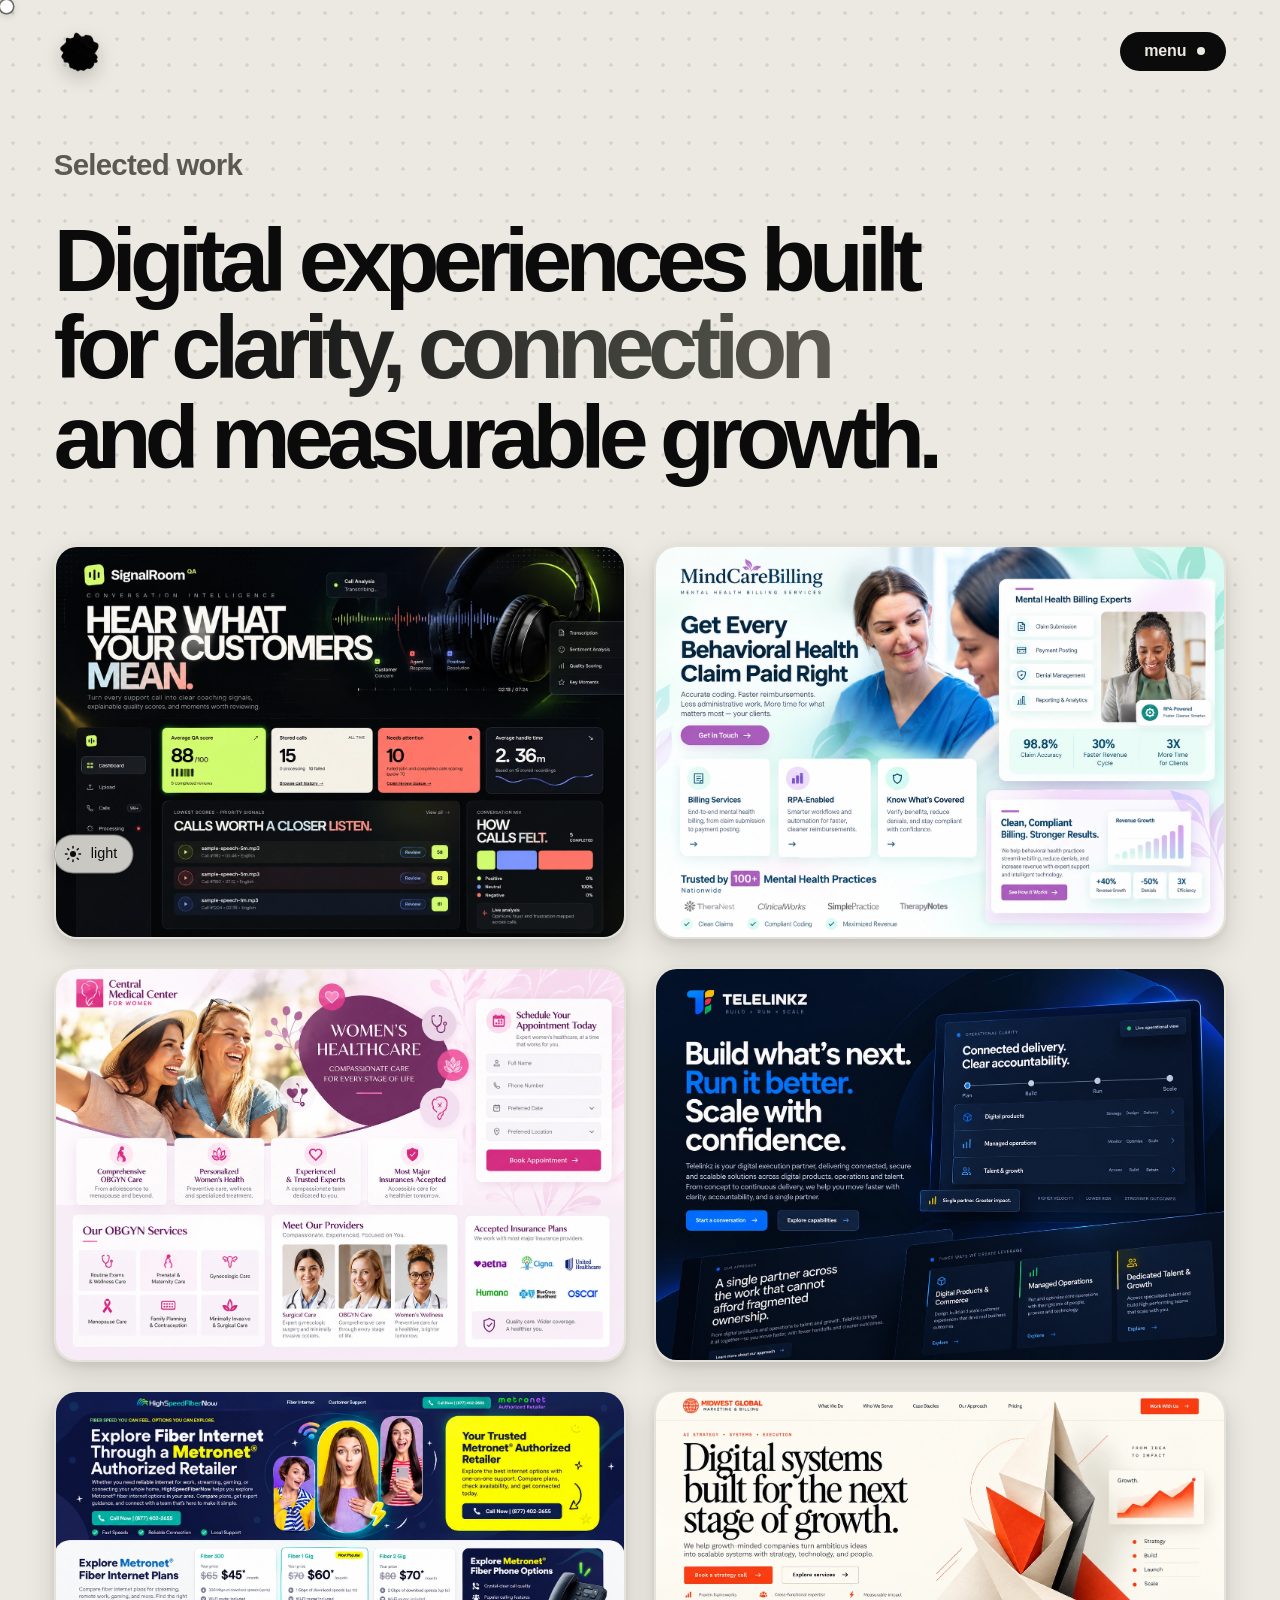
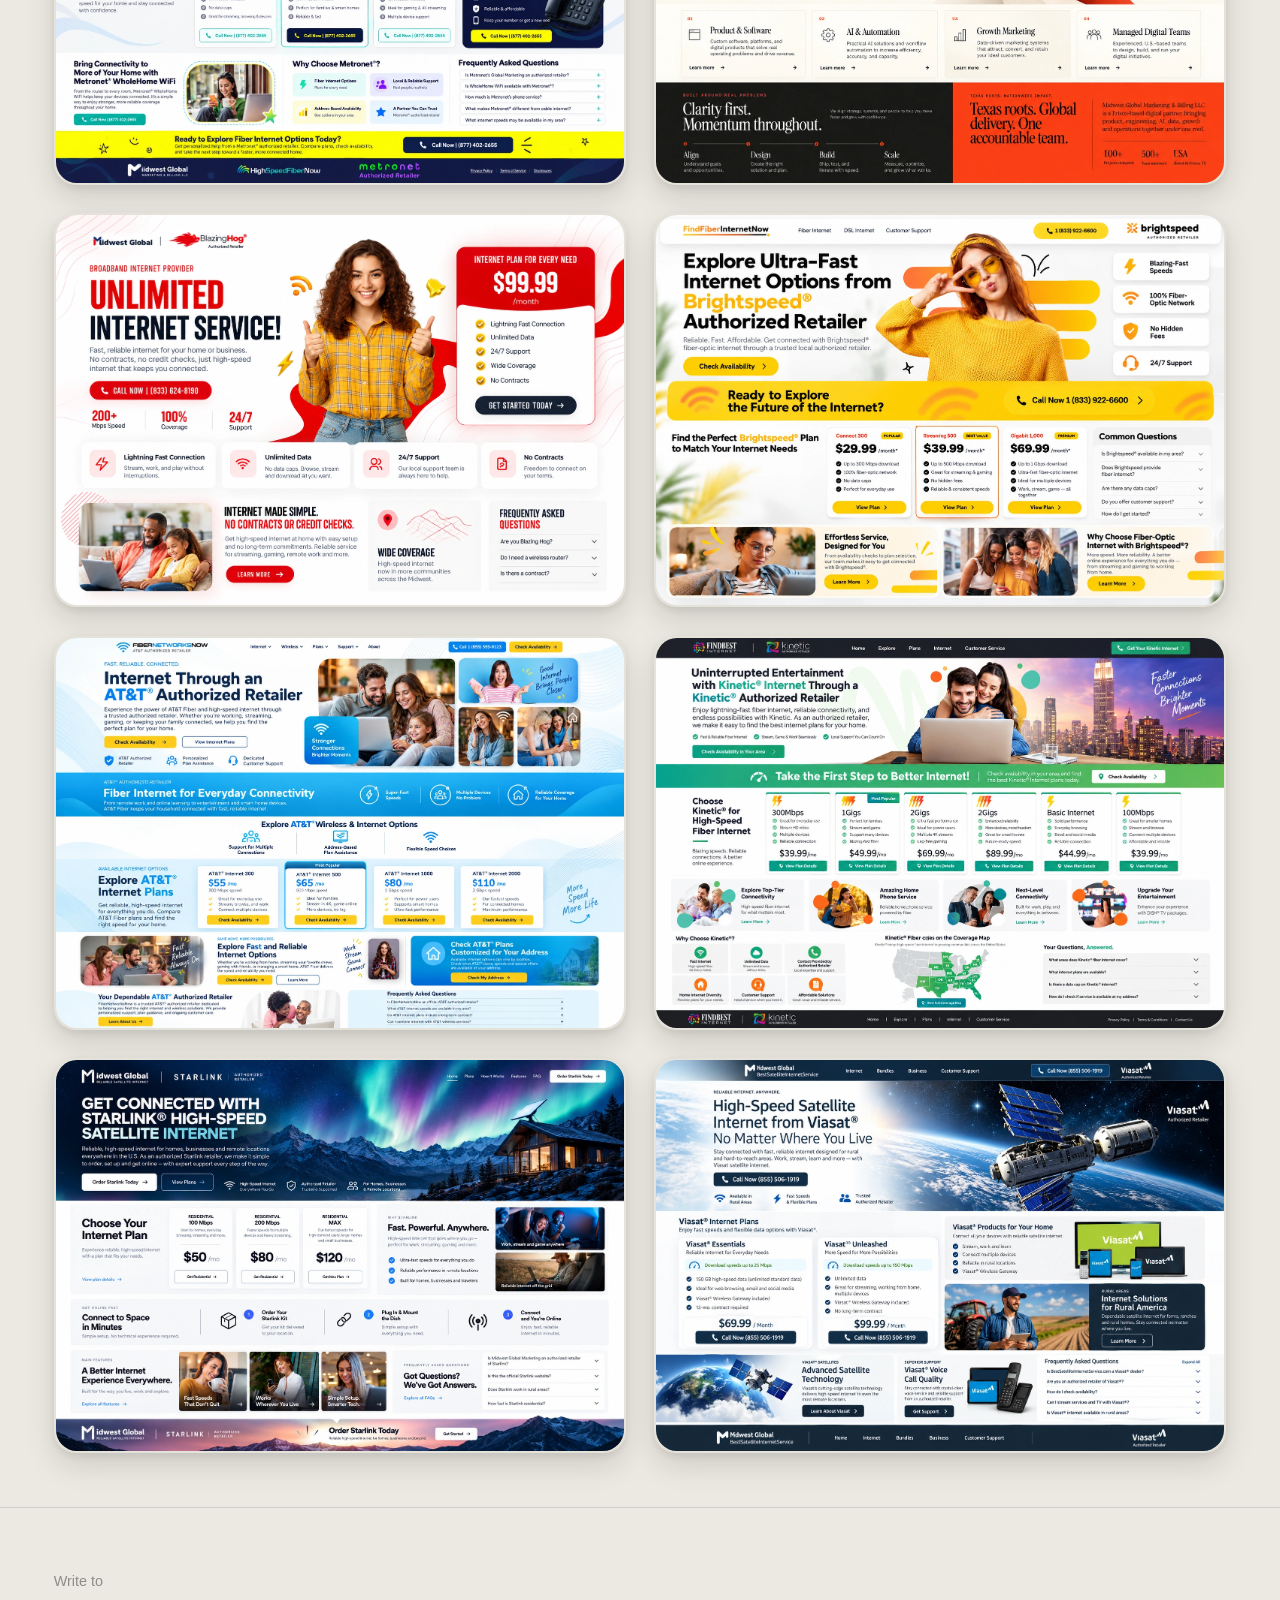
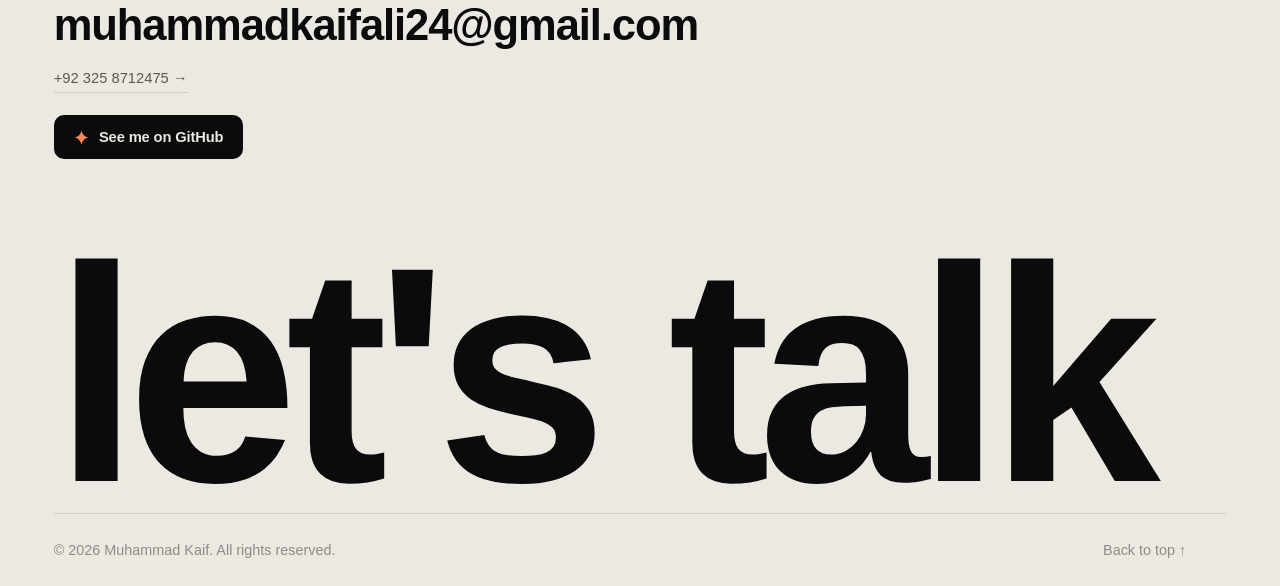
<file: work/index.html>
<!doctype html>
<html lang="en" data-theme="dark">
  <head>
    <base href="/" />
    <meta charset="utf-8" />
    <meta name="viewport" content="width=device-width, initial-scale=1" />
    <meta
      name="description"
      content="Selected web design and front-end development work by Muhammad Kaif."
    />
    <meta name="color-scheme" content="dark light" />
    <title>Selected Work — Muhammad Kaif</title>
    <link rel="icon" type="image/png" sizes="96x96" href="favicon-96.png" />
    <link rel="stylesheet" href="alpha.css" />
  </head>
  <body class="work-page">
    <div id="root">
      <div class="dotgrid" aria-hidden="true">
        <div class="dotgrid__torch">
          <div class="dotgrid__torch-fill"></div>
        </div>
      </div>

      <div class="cursor-dot" aria-hidden="true" data-mode="on">
        <span class="cursor-label"></span>
      </div>

      <div class="nav-blur is-idle" aria-hidden="true" style="--nav-p: 0">
        <div class="nav-blur__layer"></div>
        <div class="nav-blur__layer"></div>
        <div class="nav-blur__layer"></div>
        <span class="nav-blur__scrim"></span>
      </div>

      <header class="menu">
        <a class="menu__brand" href="/" aria-label="Back to home" data-cursor="link">
          <span class="menu__logo-slot" aria-hidden="true">
            <img src="assets/blob-mark-256.png" alt="" />
          </span>
        </a>
        <div class="menu__right">
          <button
            class="menu__toggle"
            aria-expanded="false"
            aria-label="Open menu"
            data-cursor="link"
          >
            <span class="menu__toggle-label">menu</span><span class="menu__toggle-dot"></span>
          </button>
        </div>
      </header>

      <main class="app-main" id="top">
        <section class="gallery section" id="work" aria-labelledby="work-title">
          <div class="container">
            <div class="gallery__head">
              <span class="eyebrow gallery__label">Selected work</span>
              <h1 class="gallery__statement" id="work-title">
                <span class="stx-line">Digital experiences built</span>
                <span class="stx-line">for <span class="grad-text">clarity, connection</span></span>
                <span class="stx-line">and measurable growth.</span>
              </h1>
            </div>

            <div class="gallery__grid">
              <article
                class="pcard"
                id="signalroom"
              >
                <div class="pcard__media">
                  <div class="media-ph" style="aspect-ratio: 16 / 11"></div>
                  <img
                    class="pcard__img"
                    src="assets/signalroom-portfolio.webp"
                    alt="SignalRoom QA conversation intelligence dashboard"
                    loading="eager"
                    decoding="async"
                    style="object-position: center top"
                  />
                  <span class="pcard__scrim" aria-hidden="true"></span>
                  <div class="pcard__overlay">
                    <div class="pcard__label">
                      <h2 class="pcard__title">SignalRoom QA</h2>
                      <span class="pcard__cat">Conversation intelligence platform</span>
                    </div>
                    <span class="pcard__arrow" aria-hidden="true">
                      <svg viewBox="0 0 24 24"><path d="M7 17L17 7M9 7h8v8"></path></svg>
                    </span>
                  </div>
                </div>
              </article>

              <a
                class="pcard"
                id="mindcare-billing"
                href="https://mindcarebilling.com/"
                target="_blank"
                rel="noopener noreferrer"
                data-cursor="view"
                aria-label="View the MindCareBilling project preview"
              >
                <div class="pcard__media">
                  <div class="media-ph" style="aspect-ratio: 16 / 11"></div>
                  <img
                    class="pcard__img"
                    src="assets/mindcare-portfolio.webp"
                    alt="MindCareBilling mental health billing services website"
                    loading="eager"
                    decoding="async"
                    style="object-position: center top"
                  />
                  <span class="pcard__scrim" aria-hidden="true"></span>
                  <div class="pcard__overlay">
                    <div class="pcard__label">
                      <h2 class="pcard__title">MindCareBilling</h2>
                      <span class="pcard__cat">Mental health billing experience</span>
                    </div>
                    <span class="pcard__arrow" aria-hidden="true">
                      <svg viewBox="0 0 24 24"><path d="M7 17L17 7M9 7h8v8"></path></svg>
                    </span>
                  </div>
                </div>
              </a>

              <a
                class="pcard"
                id="central-medical-center"
                href="https://omc4women.com/"
                target="_blank"
                rel="noopener noreferrer"
                data-cursor="view"
                aria-label="View the Central Medical Center for Women project preview"
              >
                <div class="pcard__media">
                  <div class="media-ph" style="aspect-ratio: 16 / 11"></div>
                  <img
                    class="pcard__img"
                    src="assets/omc-portfolio.webp"
                    alt="Central Medical Center for Women healthcare website"
                    loading="lazy"
                    decoding="async"
                    style="object-position: center top"
                  />
                  <span class="pcard__scrim" aria-hidden="true"></span>
                  <div class="pcard__overlay">
                    <div class="pcard__label">
                      <h2 class="pcard__title">Central Medical Center</h2>
                      <span class="pcard__cat">Women’s healthcare and appointments</span>
                    </div>
                    <span class="pcard__arrow" aria-hidden="true">
                      <svg viewBox="0 0 24 24"><path d="M7 17L17 7M9 7h8v8"></path></svg>
                    </span>
                  </div>
                </div>
              </a>

              <a
                class="pcard"
                id="telelinkz"
                href="https://telelinkz.com/"
                target="_blank"
                rel="noopener noreferrer"
                data-cursor="view"
                aria-label="View the Telelinkz project preview"
              >
                <div class="pcard__media">
                  <div class="media-ph" style="aspect-ratio: 16 / 11"></div>
                  <img
                    class="pcard__img"
                    src="assets/telelinkz-portfolio.webp"
                    alt="Telelinkz digital delivery company website"
                    loading="lazy"
                    decoding="async"
                    style="object-position: center top"
                  />
                  <span class="pcard__scrim" aria-hidden="true"></span>
                  <div class="pcard__overlay">
                    <div class="pcard__label">
                      <h2 class="pcard__title">Telelinkz</h2>
                      <span class="pcard__cat">Digital products and operations</span>
                    </div>
                    <span class="pcard__arrow" aria-hidden="true">
                      <svg viewBox="0 0 24 24"><path d="M7 17L17 7M9 7h8v8"></path></svg>
                    </span>
                  </div>
                </div>
              </a>

              <a
                class="pcard"
                id="metronet"
                href="https://highspeedfibernow.com/"
                target="_blank"
                rel="noopener noreferrer"
                data-cursor="view"
                aria-label="View the Metronet retailer project preview"
              >
                <div class="pcard__media">
                  <div class="media-ph" style="aspect-ratio: 16 / 11"></div>
                  <img
                    class="pcard__img"
                    src="assets/metronet-portfolio.webp"
                    alt="Metronet authorized retailer internet plans website"
                    loading="lazy"
                    decoding="async"
                    style="object-position: center top"
                  />
                  <span class="pcard__scrim" aria-hidden="true"></span>
                  <div class="pcard__overlay">
                    <div class="pcard__label">
                      <h2 class="pcard__title">Metronet Retailer</h2>
                      <span class="pcard__cat">Fiber internet plan comparison</span>
                    </div>
                    <span class="pcard__arrow" aria-hidden="true">
                      <svg viewBox="0 0 24 24"><path d="M7 17L17 7M9 7h8v8"></path></svg>
                    </span>
                  </div>
                </div>
              </a>

              <a
                class="pcard"
                id="midwest-global"
                href="https://www.mwestdigital.com/"
                target="_blank"
                rel="noopener noreferrer"
                data-cursor="view"
                aria-label="View the Midwest Global project preview"
              >
                <div class="pcard__media">
                  <div class="media-ph" style="aspect-ratio: 16 / 11"></div>
                  <img
                    class="pcard__img"
                    src="assets/mwest-portfolio.webp"
                    alt="Midwest Global digital systems agency website"
                    loading="lazy"
                    decoding="async"
                    style="object-position: center top"
                  />
                  <span class="pcard__scrim" aria-hidden="true"></span>
                  <div class="pcard__overlay">
                    <div class="pcard__label">
                      <h2 class="pcard__title">Midwest Global</h2>
                      <span class="pcard__cat">Digital systems and growth strategy</span>
                    </div>
                    <span class="pcard__arrow" aria-hidden="true">
                      <svg viewBox="0 0 24 24"><path d="M7 17L17 7M9 7h8v8"></path></svg>
                    </span>
                  </div>
                </div>
              </a>

              <a
                class="pcard"
                id="blazing-hog"
                href="https://blazinghogdeals.com/"
                target="_blank"
                rel="noopener noreferrer"
                data-cursor="view"
                aria-label="View the Blazing Hog project preview"
              >
                <div class="pcard__media">
                  <div class="media-ph" style="aspect-ratio: 16 / 11"></div>
                  <img
                    class="pcard__img"
                    src="assets/blazinghog-portfolio.webp"
                    alt="Blazing Hog broadband internet landing page"
                    loading="lazy"
                    decoding="async"
                    style="object-position: center top"
                  />
                  <span class="pcard__scrim" aria-hidden="true"></span>
                  <div class="pcard__overlay">
                    <div class="pcard__label">
                      <h2 class="pcard__title">Blazing Hog</h2>
                      <span class="pcard__cat">Broadband offer landing page</span>
                    </div>
                    <span class="pcard__arrow" aria-hidden="true">
                      <svg viewBox="0 0 24 24"><path d="M7 17L17 7M9 7h8v8"></path></svg>
                    </span>
                  </div>
                </div>
              </a>

              <a
                class="pcard"
                id="brightspeed"
                href="https://findfiberinternetnow.com/"
                target="_blank"
                rel="noopener noreferrer"
                data-cursor="view"
                aria-label="View the Brightspeed retailer project preview"
              >
                <div class="pcard__media">
                  <div class="media-ph" style="aspect-ratio: 16 / 11"></div>
                  <img
                    class="pcard__img"
                    src="assets/brightspeed-portfolio.webp"
                    alt="Brightspeed authorized retailer fiber internet website"
                    loading="lazy"
                    decoding="async"
                    style="object-position: center top"
                  />
                  <span class="pcard__scrim" aria-hidden="true"></span>
                  <div class="pcard__overlay">
                    <div class="pcard__label">
                      <h2 class="pcard__title">Brightspeed Retailer</h2>
                      <span class="pcard__cat">Fiber plans and availability</span>
                    </div>
                    <span class="pcard__arrow" aria-hidden="true">
                      <svg viewBox="0 0 24 24"><path d="M7 17L17 7M9 7h8v8"></path></svg>
                    </span>
                  </div>
                </div>
              </a>

              <a
                class="pcard"
                id="att-fiber"
                href="https://www.fiberinternetoffersnow.com/"
                target="_blank"
                rel="noopener noreferrer"
                data-cursor="view"
                aria-label="View the AT&amp;T retailer project preview"
              >
                <div class="pcard__media">
                  <div class="media-ph" style="aspect-ratio: 16 / 11"></div>
                  <img
                    class="pcard__img"
                    src="assets/atnt-portfolio.webp"
                    alt="AT&amp;T authorized retailer internet plans website"
                    loading="lazy"
                    decoding="async"
                    style="object-position: center top"
                  />
                  <span class="pcard__scrim" aria-hidden="true"></span>
                  <div class="pcard__overlay">
                    <div class="pcard__label">
                      <h2 class="pcard__title">AT&amp;T Retailer</h2>
                      <span class="pcard__cat">Internet plans and local availability</span>
                    </div>
                    <span class="pcard__arrow" aria-hidden="true">
                      <svg viewBox="0 0 24 24"><path d="M7 17L17 7M9 7h8v8"></path></svg>
                    </span>
                  </div>
                </div>
              </a>

              <a
                class="pcard"
                id="att-fiber"
                href="https://www.findbestinternetprovider.com/"
                target="_blank"
                rel="noopener noreferrer"
                data-cursor="view"
                aria-label="View the AT&amp;T retailer project preview"
              >
                <div class="pcard__media">
                  <div class="media-ph" style="aspect-ratio: 16 / 11"></div>
                  <img
                    class="pcard__img"
                    src="assets/kinetic-portfolio.webp"
                    alt="AT&amp;T authorized retailer internet plans website"
                    loading="lazy"
                    decoding="async"
                    style="object-position: center top"
                  />
                  <span class="pcard__scrim" aria-hidden="true"></span>
                  <div class="pcard__overlay">
                    <div class="pcard__label">
                      <h2 class="pcard__title">AT&amp;T Retailer</h2>
                      <span class="pcard__cat">Internet plans and local availability</span>
                    </div>
                    <span class="pcard__arrow" aria-hidden="true">
                      <svg viewBox="0 0 24 24"><path d="M7 17L17 7M9 7h8v8"></path></svg>
                    </span>
                  </div>
                </div>
              </a>

              <a
                class="pcard"
                id="att-fiber"
                href="https://reliablesatelliteinternet.com/"
                target="_blank"
                rel="noopener noreferrer"
                data-cursor="view"
                aria-label="View the AT&amp;T retailer project preview"
              >
                <div class="pcard__media">
                  <div class="media-ph" style="aspect-ratio: 16 / 11"></div>
                  <img
                    class="pcard__img"
                    src="assets/starlink-portfolio.webp"
                    alt="AT&amp;T authorized retailer internet plans website"
                    loading="lazy"
                    decoding="async"
                    style="object-position: center top"
                  />
                  <span class="pcard__scrim" aria-hidden="true"></span>
                  <div class="pcard__overlay">
                    <div class="pcard__label">
                      <h2 class="pcard__title">AT&amp;T Retailer</h2>
                      <span class="pcard__cat">Internet plans and local availability</span>
                    </div>
                    <span class="pcard__arrow" aria-hidden="true">
                      <svg viewBox="0 0 24 24"><path d="M7 17L17 7M9 7h8v8"></path></svg>
                    </span>
                  </div>
                </div>
              </a>

              <a
                class="pcard"
                id="att-fiber"
                href="https://www.bestsatelliteinternetservice.com/"
                target="_blank"
                rel="noopener noreferrer"
                data-cursor="view"
                aria-label="View the AT&amp;T retailer project preview"
              >
                <div class="pcard__media">
                  <div class="media-ph" style="aspect-ratio: 16 / 11"></div>
                  <img
                    class="pcard__img"
                    src="assets/viasat-portfolio.webp"
                    alt="AT&amp;T authorized retailer internet plans website"
                    loading="lazy"
                    decoding="async"
                    style="object-position: center top"
                  />
                  <span class="pcard__scrim" aria-hidden="true"></span>
                  <div class="pcard__overlay">
                    <div class="pcard__label">
                      <h2 class="pcard__title">AT&amp;T Retailer</h2>
                      <span class="pcard__cat">Internet plans and local availability</span>
                    </div>
                    <span class="pcard__arrow" aria-hidden="true">
                      <svg viewBox="0 0 24 24"><path d="M7 17L17 7M9 7h8v8"></path></svg>
                    </span>
                  </div>
                </div>
              </a>
            </div>
          </div>
        </section>

        <footer class="footer" id="contact">
          <div class="container">
            <div class="footer__top">
              <div>
                <p class="footer__write-label">Write to</p>
                <a href="mailto:muhammadkaifali24@gmail.com" class="footer__email" data-cursor="link">
                  muhammadkaifali24@gmail.com
                </a>
                <a class="footer__start" data-cursor="link" href="tel:+923258712475">
                  +92 325 8712475&nbsp;→
                </a>
                <div class="footer__contra">
                  <a
                    class="footer__contra-btn"
                    href="https://github.com/mkaifali24"
                    target="_blank"
                    rel="noopener noreferrer"
                    data-cursor="link"
                  >
                    <svg class="footer__contra-mark" viewBox="0 0 24 24" aria-hidden="true">
                      <path d="M12 1.6c.9 5.6 4.8 9.5 10.4 10.4C16.8 12.9 12.9 16.8 12 22.4 11.1 16.8 7.2 12.9 1.6 12 7.2 11.1 11.1 7.2 12 1.6z"></path>
                    </svg>
                    See me on GitHub
                  </a>
                </div>
              </div>
            </div>
          </div>
          <div class="footer__headline-wrap" aria-label="let's talk">
            <span class="footer__headline-mask">
              <span class="mask-line footer__headline"><span class="mask-inner">let's talk</span></span>
            </span>
          </div>
          <div class="container">
            <div class="footer__bar">
              <p class="footer__copy">© 2026 Muhammad Kaif. All rights reserved.</p>
              <button class="footer__back-top" data-cursor="link" aria-label="Back to top">
                Back to top&nbsp;↑
              </button>
            </div>
          </div>
        </footer>
      </main>

      <div class="theme-dock">
        <button
          class="theme-toggle"
          data-cursor="link"
          aria-label="Theme: dark. Click to change."
          title="Theme: dark"
        >
          <span class="theme-toggle__icon" aria-hidden="true">
            <svg class="theme-toggle__symbol theme-toggle__symbol--moon" viewBox="0 0 24 24" fill="none">
              <path d="M20.3 15.1A8.7 8.7 0 0 1 8.9 3.7 8.7 8.7 0 1 0 20.3 15.1Z" fill="currentColor"></path>
            </svg>
            <svg class="theme-toggle__symbol theme-toggle__symbol--sun" viewBox="0 0 24 24" fill="none">
              <circle cx="12" cy="12" r="4" fill="currentColor"></circle>
              <path d="M12 2v2M12 20v2M4.93 4.93l1.42 1.42M17.65 17.65l1.42 1.42M2 12h2M20 12h2M4.93 19.07l1.42-1.42M17.65 6.35l1.42-1.42" stroke="currentColor" stroke-width="2" stroke-linecap="round"></path>
            </svg>
          </span>
          <span class="theme-toggle__label">dark</span>
        </button>
      </div>
    </div>
    <script src="alpha.js"></script>
  </body>
</html>
</file>
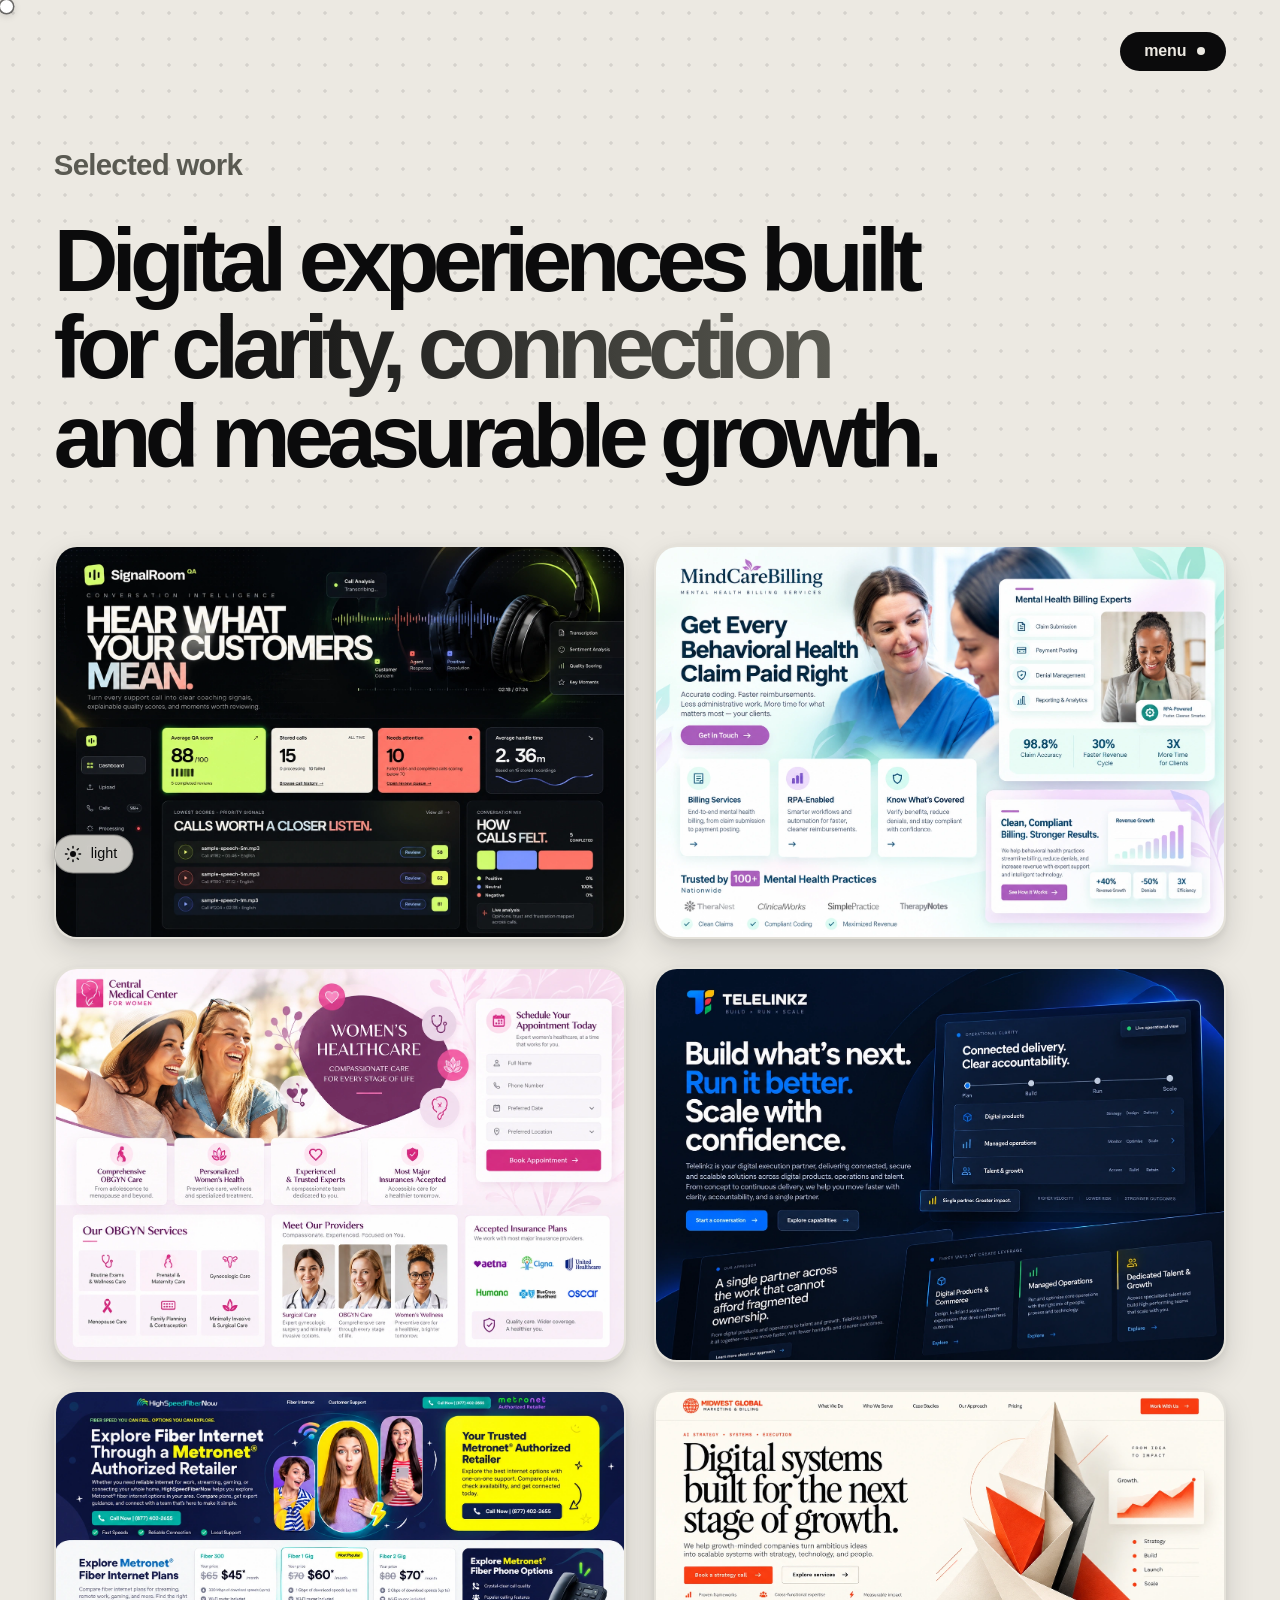
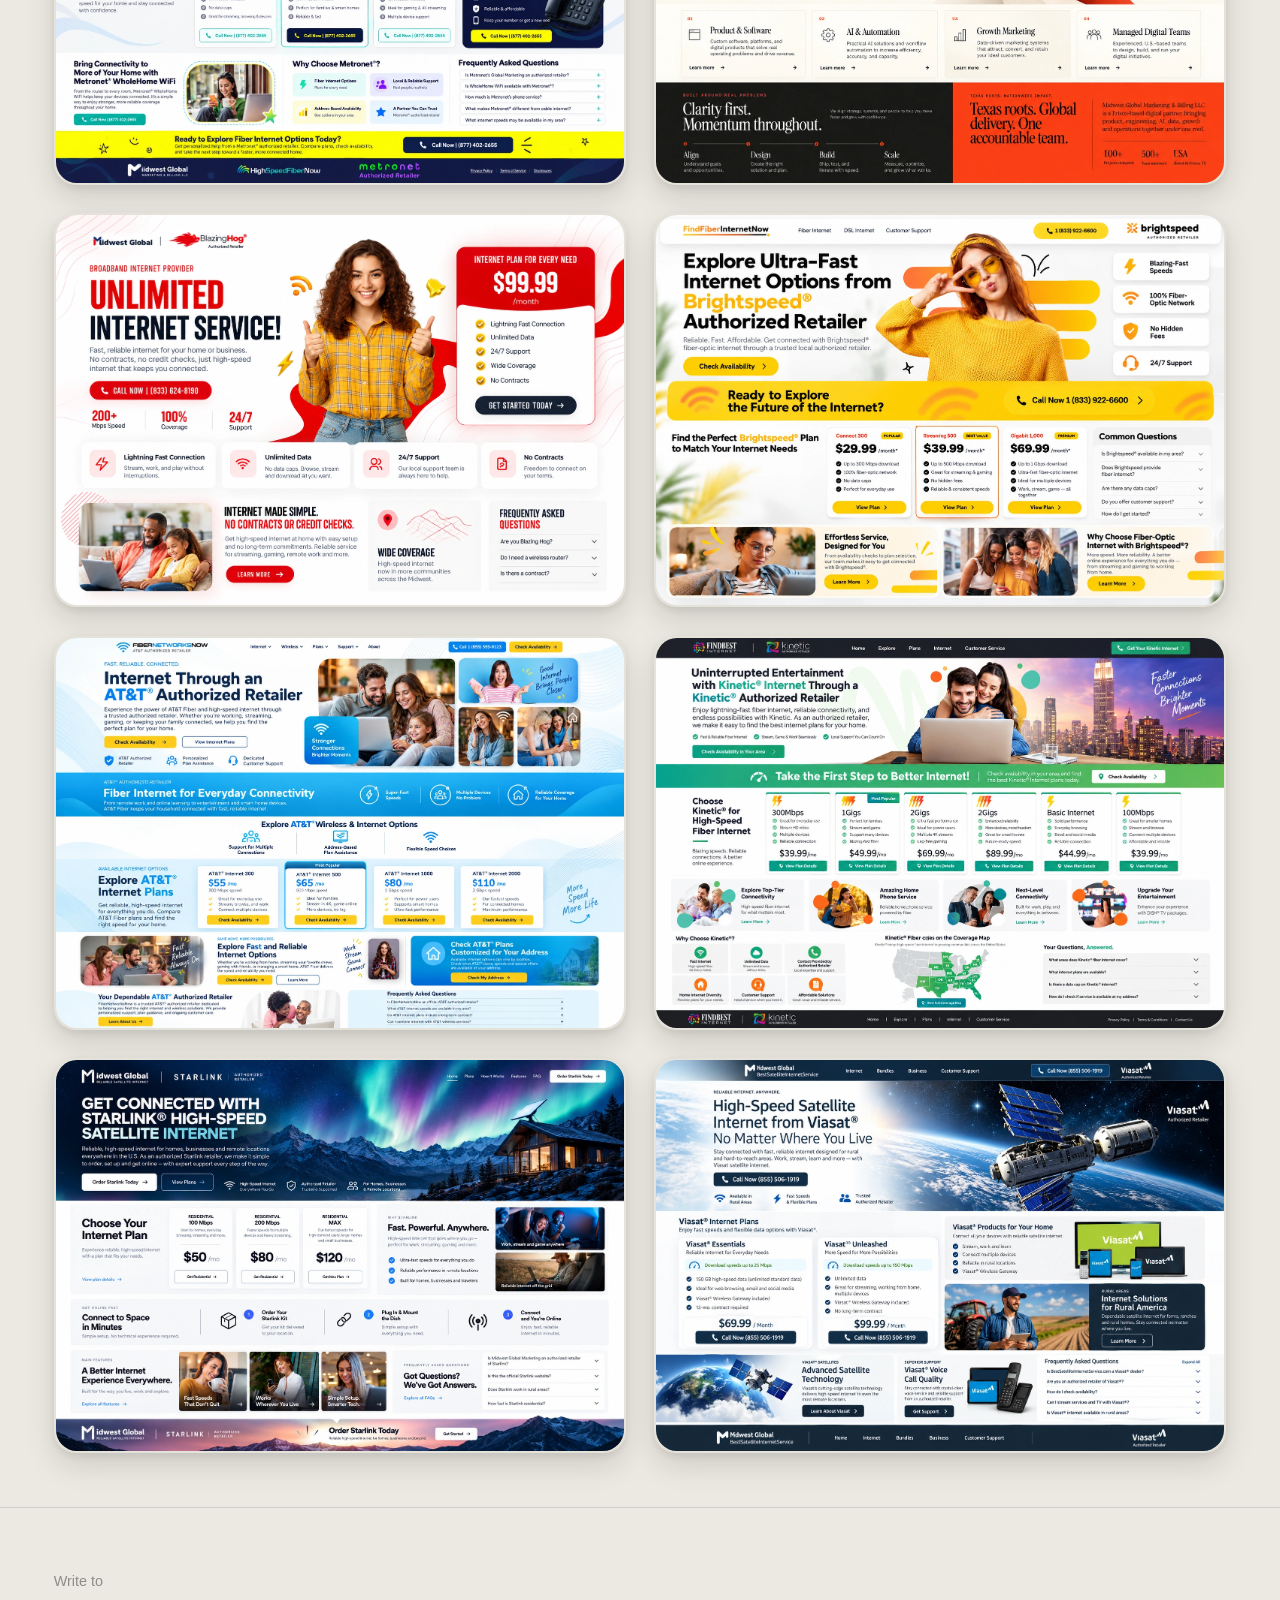
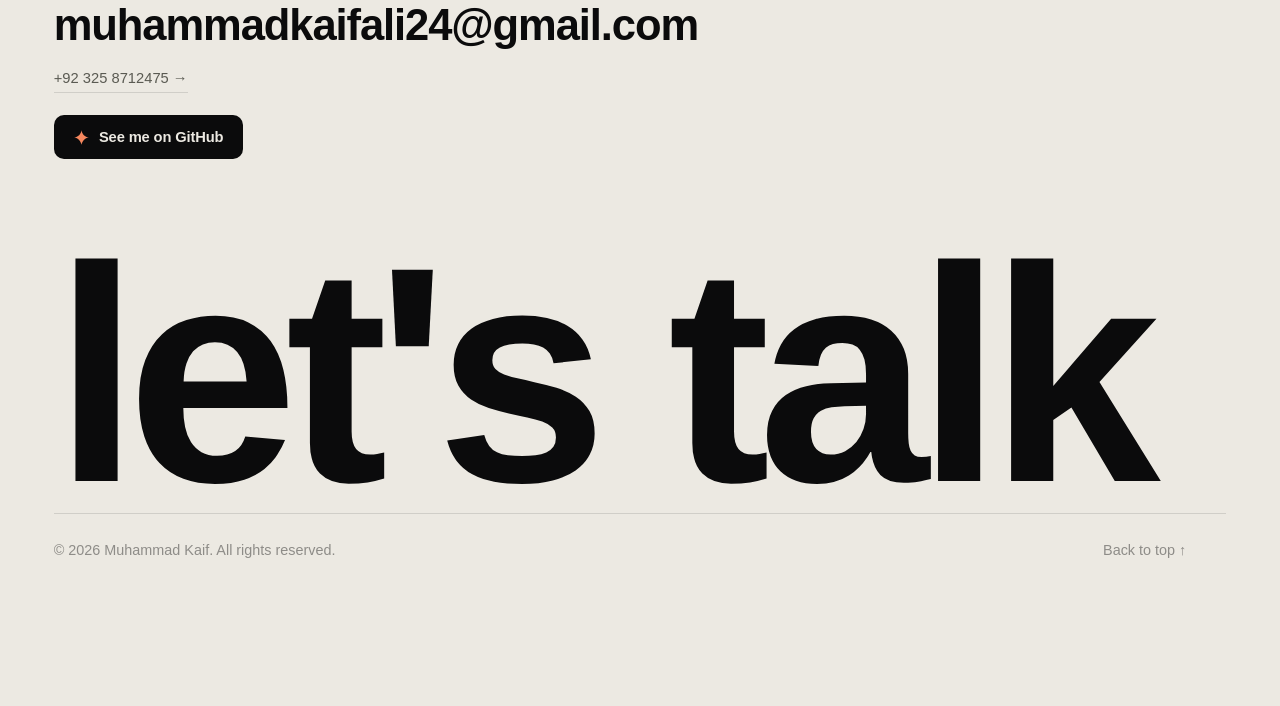
<file: work.html>
<!doctype html>
<html lang="en" data-theme="dark">
  <head>
    <meta charset="utf-8" />
    <meta name="viewport" content="width=device-width, initial-scale=1" />
    <meta
      name="description"
      content="Selected web design and front-end development work by Muhammad Kaif."
    />
    <meta name="color-scheme" content="dark light" />
    <title>Selected Work — Muhammad Kaif</title>
    <link rel="icon" type="image/png" sizes="96x96" href="favicon-96.png" />
    <link rel="stylesheet" href="alpha.css" />
  </head>
  <body class="work-page">
    <div id="root">
      <div class="dotgrid" aria-hidden="true">
        <div class="dotgrid__torch">
          <div class="dotgrid__torch-fill"></div>
        </div>
      </div>

      <div class="cursor-dot" aria-hidden="true" data-mode="on">
        <span class="cursor-label"></span>
      </div>

      <div class="nav-blur is-idle" aria-hidden="true" style="--nav-p: 0">
        <div class="nav-blur__layer"></div>
        <div class="nav-blur__layer"></div>
        <div class="nav-blur__layer"></div>
        <span class="nav-blur__scrim"></span>
      </div>

      <header class="menu">
        <a class="menu__brand" href="/" aria-label="Back to home" data-cursor="link">
          <span class="menu__logo-slot" aria-hidden="true"></span>
        </a>
        <div class="menu__right">
          <button
            class="menu__toggle"
            aria-expanded="false"
            aria-label="Open menu"
            data-cursor="link"
          >
            <span class="menu__toggle-label">menu</span><span class="menu__toggle-dot"></span>
          </button>
        </div>
      </header>

      <main class="app-main" id="top">
        <section class="gallery section" id="work" aria-labelledby="work-title">
          <div class="container">
            <div class="gallery__head">
              <span class="eyebrow gallery__label">Selected work</span>
              <h1 class="gallery__statement" id="work-title">
                <span class="stx-line">Digital experiences built</span>
                <span class="stx-line">for <span class="grad-text">clarity, connection</span></span>
                <span class="stx-line">and measurable growth.</span>
              </h1>
            </div>

            <div class="gallery__grid">
              <a
                class="pcard"
                id="signalroom"
                href="assets/signalroom-portfolio.webp"
                target="_blank"
                rel="noopener noreferrer"
                data-cursor="view"
                aria-label="View the SignalRoom QA project preview"
              >
                <div class="pcard__media">
                  <div class="media-ph" style="aspect-ratio: 16 / 11"></div>
                  <img
                    class="pcard__img"
                    src="assets/signalroom-portfolio.webp"
                    alt="SignalRoom QA conversation intelligence dashboard"
                    loading="eager"
                    decoding="async"
                    style="object-position: center top"
                  />
                  <span class="pcard__scrim" aria-hidden="true"></span>
                  <div class="pcard__overlay">
                    <div class="pcard__label">
                      <h2 class="pcard__title">SignalRoom QA</h2>
                      <span class="pcard__cat">Conversation intelligence platform</span>
                    </div>
                    <span class="pcard__arrow" aria-hidden="true">
                      <svg viewBox="0 0 24 24"><path d="M7 17L17 7M9 7h8v8"></path></svg>
                    </span>
                  </div>
                </div>
              </a>

              <a
                class="pcard"
                id="mindcare-billing"
                href="https://mindcarebilling.com/"
                target="_blank"
                rel="noopener noreferrer"
                data-cursor="view"
                aria-label="View the MindCareBilling project preview"
              >
                <div class="pcard__media">
                  <div class="media-ph" style="aspect-ratio: 16 / 11"></div>
                  <img
                    class="pcard__img"
                    src="assets/mindcare-portfolio.webp"
                    alt="MindCareBilling mental health billing services website"
                    loading="eager"
                    decoding="async"
                    style="object-position: center top"
                  />
                  <span class="pcard__scrim" aria-hidden="true"></span>
                  <div class="pcard__overlay">
                    <div class="pcard__label">
                      <h2 class="pcard__title">MindCareBilling</h2>
                      <span class="pcard__cat">Mental health billing experience</span>
                    </div>
                    <span class="pcard__arrow" aria-hidden="true">
                      <svg viewBox="0 0 24 24"><path d="M7 17L17 7M9 7h8v8"></path></svg>
                    </span>
                  </div>
                </div>
              </a>

              <a
                class="pcard"
                id="central-medical-center"
                href="https://omc4women.com/"
                target="_blank"
                rel="noopener noreferrer"
                data-cursor="view"
                aria-label="View the Central Medical Center for Women project preview"
              >
                <div class="pcard__media">
                  <div class="media-ph" style="aspect-ratio: 16 / 11"></div>
                  <img
                    class="pcard__img"
                    src="assets/omc-portfolio.webp"
                    alt="Central Medical Center for Women healthcare website"
                    loading="lazy"
                    decoding="async"
                    style="object-position: center top"
                  />
                  <span class="pcard__scrim" aria-hidden="true"></span>
                  <div class="pcard__overlay">
                    <div class="pcard__label">
                      <h2 class="pcard__title">Central Medical Center</h2>
                      <span class="pcard__cat">Women’s healthcare and appointments</span>
                    </div>
                    <span class="pcard__arrow" aria-hidden="true">
                      <svg viewBox="0 0 24 24"><path d="M7 17L17 7M9 7h8v8"></path></svg>
                    </span>
                  </div>
                </div>
              </a>

              <a
                class="pcard"
                id="telelinkz"
                href="https://telelinkz.com/"
                target="_blank"
                rel="noopener noreferrer"
                data-cursor="view"
                aria-label="View the Telelinkz project preview"
              >
                <div class="pcard__media">
                  <div class="media-ph" style="aspect-ratio: 16 / 11"></div>
                  <img
                    class="pcard__img"
                    src="assets/telelinkz-portfolio.webp"
                    alt="Telelinkz digital delivery company website"
                    loading="lazy"
                    decoding="async"
                    style="object-position: center top"
                  />
                  <span class="pcard__scrim" aria-hidden="true"></span>
                  <div class="pcard__overlay">
                    <div class="pcard__label">
                      <h2 class="pcard__title">Telelinkz</h2>
                      <span class="pcard__cat">Digital products and operations</span>
                    </div>
                    <span class="pcard__arrow" aria-hidden="true">
                      <svg viewBox="0 0 24 24"><path d="M7 17L17 7M9 7h8v8"></path></svg>
                    </span>
                  </div>
                </div>
              </a>

              <a
                class="pcard"
                id="metronet"
                href="https://highspeedfibernow.com/"
                target="_blank"
                rel="noopener noreferrer"
                data-cursor="view"
                aria-label="View the Metronet retailer project preview"
              >
                <div class="pcard__media">
                  <div class="media-ph" style="aspect-ratio: 16 / 11"></div>
                  <img
                    class="pcard__img"
                    src="assets/metronet-portfolio.webp"
                    alt="Metronet authorized retailer internet plans website"
                    loading="lazy"
                    decoding="async"
                    style="object-position: center top"
                  />
                  <span class="pcard__scrim" aria-hidden="true"></span>
                  <div class="pcard__overlay">
                    <div class="pcard__label">
                      <h2 class="pcard__title">Metronet Retailer</h2>
                      <span class="pcard__cat">Fiber internet plan comparison</span>
                    </div>
                    <span class="pcard__arrow" aria-hidden="true">
                      <svg viewBox="0 0 24 24"><path d="M7 17L17 7M9 7h8v8"></path></svg>
                    </span>
                  </div>
                </div>
              </a>

              <a
                class="pcard"
                id="midwest-global"
                href="https://www.mwestdigital.com/"
                target="_blank"
                rel="noopener noreferrer"
                data-cursor="view"
                aria-label="View the Midwest Global project preview"
              >
                <div class="pcard__media">
                  <div class="media-ph" style="aspect-ratio: 16 / 11"></div>
                  <img
                    class="pcard__img"
                    src="assets/mwest-portfolio.webp"
                    alt="Midwest Global digital systems agency website"
                    loading="lazy"
                    decoding="async"
                    style="object-position: center top"
                  />
                  <span class="pcard__scrim" aria-hidden="true"></span>
                  <div class="pcard__overlay">
                    <div class="pcard__label">
                      <h2 class="pcard__title">Midwest Global</h2>
                      <span class="pcard__cat">Digital systems and growth strategy</span>
                    </div>
                    <span class="pcard__arrow" aria-hidden="true">
                      <svg viewBox="0 0 24 24"><path d="M7 17L17 7M9 7h8v8"></path></svg>
                    </span>
                  </div>
                </div>
              </a>

              <a
                class="pcard"
                id="blazing-hog"
                href="https://blazinghogdeals.com/"
                target="_blank"
                rel="noopener noreferrer"
                data-cursor="view"
                aria-label="View the Blazing Hog project preview"
              >
                <div class="pcard__media">
                  <div class="media-ph" style="aspect-ratio: 16 / 11"></div>
                  <img
                    class="pcard__img"
                    src="assets/blazinghog-portfolio.webp"
                    alt="Blazing Hog broadband internet landing page"
                    loading="lazy"
                    decoding="async"
                    style="object-position: center top"
                  />
                  <span class="pcard__scrim" aria-hidden="true"></span>
                  <div class="pcard__overlay">
                    <div class="pcard__label">
                      <h2 class="pcard__title">Blazing Hog</h2>
                      <span class="pcard__cat">Broadband offer landing page</span>
                    </div>
                    <span class="pcard__arrow" aria-hidden="true">
                      <svg viewBox="0 0 24 24"><path d="M7 17L17 7M9 7h8v8"></path></svg>
                    </span>
                  </div>
                </div>
              </a>

              <a
                class="pcard"
                id="brightspeed"
                href="https://findfiberinternetnow.com/"
                target="_blank"
                rel="noopener noreferrer"
                data-cursor="view"
                aria-label="View the Brightspeed retailer project preview"
              >
                <div class="pcard__media">
                  <div class="media-ph" style="aspect-ratio: 16 / 11"></div>
                  <img
                    class="pcard__img"
                    src="assets/brightspeed-portfolio.webp"
                    alt="Brightspeed authorized retailer fiber internet website"
                    loading="lazy"
                    decoding="async"
                    style="object-position: center top"
                  />
                  <span class="pcard__scrim" aria-hidden="true"></span>
                  <div class="pcard__overlay">
                    <div class="pcard__label">
                      <h2 class="pcard__title">Brightspeed Retailer</h2>
                      <span class="pcard__cat">Fiber plans and availability</span>
                    </div>
                    <span class="pcard__arrow" aria-hidden="true">
                      <svg viewBox="0 0 24 24"><path d="M7 17L17 7M9 7h8v8"></path></svg>
                    </span>
                  </div>
                </div>
              </a>

              <a
                class="pcard"
                id="att-fiber"
                href="https://www.fiberinternetoffersnow.com/"
                target="_blank"
                rel="noopener noreferrer"
                data-cursor="view"
                aria-label="View the AT&amp;T retailer project preview"
              >
                <div class="pcard__media">
                  <div class="media-ph" style="aspect-ratio: 16 / 11"></div>
                  <img
                    class="pcard__img"
                    src="assets/atnt-portfolio.webp"
                    alt="AT&amp;T authorized retailer internet plans website"
                    loading="lazy"
                    decoding="async"
                    style="object-position: center top"
                  />
                  <span class="pcard__scrim" aria-hidden="true"></span>
                  <div class="pcard__overlay">
                    <div class="pcard__label">
                      <h2 class="pcard__title">AT&amp;T Retailer</h2>
                      <span class="pcard__cat">Internet plans and local availability</span>
                    </div>
                    <span class="pcard__arrow" aria-hidden="true">
                      <svg viewBox="0 0 24 24"><path d="M7 17L17 7M9 7h8v8"></path></svg>
                    </span>
                  </div>
                </div>
              </a>

              <a
                class="pcard"
                id="att-fiber"
                href="https://www.findbestinternetprovider.com/"
                target="_blank"
                rel="noopener noreferrer"
                data-cursor="view"
                aria-label="View the AT&amp;T retailer project preview"
              >
                <div class="pcard__media">
                  <div class="media-ph" style="aspect-ratio: 16 / 11"></div>
                  <img
                    class="pcard__img"
                    src="assets/kinetic-portfolio.webp"
                    alt="AT&amp;T authorized retailer internet plans website"
                    loading="lazy"
                    decoding="async"
                    style="object-position: center top"
                  />
                  <span class="pcard__scrim" aria-hidden="true"></span>
                  <div class="pcard__overlay">
                    <div class="pcard__label">
                      <h2 class="pcard__title">AT&amp;T Retailer</h2>
                      <span class="pcard__cat">Internet plans and local availability</span>
                    </div>
                    <span class="pcard__arrow" aria-hidden="true">
                      <svg viewBox="0 0 24 24"><path d="M7 17L17 7M9 7h8v8"></path></svg>
                    </span>
                  </div>
                </div>
              </a>

              <a
                class="pcard"
                id="att-fiber"
                href="https://reliablesatelliteinternet.com/"
                target="_blank"
                rel="noopener noreferrer"
                data-cursor="view"
                aria-label="View the AT&amp;T retailer project preview"
              >
                <div class="pcard__media">
                  <div class="media-ph" style="aspect-ratio: 16 / 11"></div>
                  <img
                    class="pcard__img"
                    src="assets/starlink-portfolio.webp"
                    alt="AT&amp;T authorized retailer internet plans website"
                    loading="lazy"
                    decoding="async"
                    style="object-position: center top"
                  />
                  <span class="pcard__scrim" aria-hidden="true"></span>
                  <div class="pcard__overlay">
                    <div class="pcard__label">
                      <h2 class="pcard__title">AT&amp;T Retailer</h2>
                      <span class="pcard__cat">Internet plans and local availability</span>
                    </div>
                    <span class="pcard__arrow" aria-hidden="true">
                      <svg viewBox="0 0 24 24"><path d="M7 17L17 7M9 7h8v8"></path></svg>
                    </span>
                  </div>
                </div>
              </a>

              <a
                class="pcard"
                id="att-fiber"
                href="https://www.bestsatelliteinternetservice.com/"
                target="_blank"
                rel="noopener noreferrer"
                data-cursor="view"
                aria-label="View the AT&amp;T retailer project preview"
              >
                <div class="pcard__media">
                  <div class="media-ph" style="aspect-ratio: 16 / 11"></div>
                  <img
                    class="pcard__img"
                    src="assets/viasat-portfolio.webp"
                    alt="AT&amp;T authorized retailer internet plans website"
                    loading="lazy"
                    decoding="async"
                    style="object-position: center top"
                  />
                  <span class="pcard__scrim" aria-hidden="true"></span>
                  <div class="pcard__overlay">
                    <div class="pcard__label">
                      <h2 class="pcard__title">AT&amp;T Retailer</h2>
                      <span class="pcard__cat">Internet plans and local availability</span>
                    </div>
                    <span class="pcard__arrow" aria-hidden="true">
                      <svg viewBox="0 0 24 24"><path d="M7 17L17 7M9 7h8v8"></path></svg>
                    </span>
                  </div>
                </div>
              </a>
            </div>
          </div>
        </section>

        <footer class="footer" id="contact">
          <div class="container">
            <div class="footer__top">
              <div>
                <p class="footer__write-label">Write to</p>
                <a href="mailto:muhammadkaifali24@gmail.com" class="footer__email" data-cursor="link">
                  muhammadkaifali24@gmail.com
                </a>
                <a class="footer__start" data-cursor="link" href="tel:+923258712475">
                  +92 325 8712475&nbsp;→
                </a>
                <div class="footer__contra">
                  <a
                    class="footer__contra-btn"
                    href="https://github.com/mkaifali24"
                    target="_blank"
                    rel="noopener noreferrer"
                    data-cursor="link"
                  >
                    <svg class="footer__contra-mark" viewBox="0 0 24 24" aria-hidden="true">
                      <path d="M12 1.6c.9 5.6 4.8 9.5 10.4 10.4C16.8 12.9 12.9 16.8 12 22.4 11.1 16.8 7.2 12.9 1.6 12 7.2 11.1 11.1 7.2 12 1.6z"></path>
                    </svg>
                    See me on GitHub
                  </a>
                </div>
              </div>
            </div>
          </div>
          <div class="footer__headline-wrap" aria-label="let's talk">
            <span class="footer__headline-mask">
              <span class="mask-line footer__headline"><span class="mask-inner">let's talk</span></span>
            </span>
          </div>
          <div class="container">
            <div class="footer__bar">
              <p class="footer__copy">© 2026 Muhammad Kaif. All rights reserved.</p>
              <button class="footer__back-top" data-cursor="link" aria-label="Back to top">
                Back to top&nbsp;↑
              </button>
            </div>
          </div>
        </footer>
      </main>

      <span id="blob-header-anchor" class="blob-anchor" aria-hidden="true"></span>
      <div class="floating-blob" aria-hidden="true" style="width: 120px; height: 120px">
        <span class="floating-blob__canvas is-live">
          <canvas width="150" height="150"></canvas>
        </span>
      </div>

      <div class="theme-dock">
        <button
          class="theme-toggle"
          data-cursor="link"
          aria-label="Theme: dark. Click to change."
          title="Theme: dark"
        >
          <span class="theme-toggle__icon" aria-hidden="true">
            <svg class="theme-toggle__symbol theme-toggle__symbol--moon" viewBox="0 0 24 24" fill="none">
              <path d="M20.3 15.1A8.7 8.7 0 0 1 8.9 3.7 8.7 8.7 0 1 0 20.3 15.1Z" fill="currentColor"></path>
            </svg>
            <svg class="theme-toggle__symbol theme-toggle__symbol--sun" viewBox="0 0 24 24" fill="none">
              <circle cx="12" cy="12" r="4" fill="currentColor"></circle>
              <path d="M12 2v2M12 20v2M4.93 4.93l1.42 1.42M17.65 17.65l1.42 1.42M2 12h2M20 12h2M4.93 19.07l1.42-1.42M17.65 6.35l1.42-1.42" stroke="currentColor" stroke-width="2" stroke-linecap="round"></path>
            </svg>
          </span>
          <span class="theme-toggle__label">dark</span>
        </button>
      </div>
    </div>
    <script src="alpha.js"></script>
  </body>
</html>
</file>
<file: alpha.css>
.cursor-dot {
  position: fixed;
  top: 0;
  left: 0;
  z-index: var(--z-cursor);
  pointer-events: none;
  will-change: transform, opacity;
}

.cursor-dot {
  width: 13px;
  height: 13px;
  border-radius: var(--r-pill);
  background: #fff;
  color: var(--bg);
  display: grid;
  place-items: center;
  mix-blend-mode: normal;
  box-shadow:
    0 0 0 1.5px #0c0c0e8c,
    0 2px 8px #00000038;
  transition:
    width 0.42s var(--ease-out),
    height 0.42s var(--ease-out),
    border-radius 0.42s var(--ease-out),
    background 0.3s var(--ease-out);
}

.cursor-dot.is-down {
  transform-origin: center;
}

.cursor-dot[data-mode="grab"] {
  width: 40px;
  height: 40px;
  border-radius: var(--r-pill);
  mix-blend-mode: normal;
  background: transparent;
  border: 2px solid #ffffff;
  box-shadow:
    0 0 0 6px #ffffff1f,
    0 2px 12px #00000059;
}

.cursor-dot[data-mode="grab"]:after {
  content: "";
  width: 5px;
  height: 5px;
  border-radius: var(--r-pill);
  background: #fff;
}

.cursor-dot[data-mode="grab"].is-down {
  border-color: #fff;
  box-shadow:
    0 0 0 9px #ffffff2e,
    0 2px 12px #00000059;
}

.cursor-dot[data-mode="view"],
.cursor-dot[data-mode="play"],
.cursor-dot[data-mode="drag"] {
  width: 84px;
  height: 42px;
  border-radius: var(--r-pill);
  background: var(--ov-bg);
  color: var(--ov-ink);
  mix-blend-mode: normal;
  box-shadow: 0 8px 26px #00000057;
}

.cursor-label {
  font-family: var(--font-display);
  font-size: 1.08rem;
  font-weight: 600;
  letter-spacing: -0.01em;
  text-transform: lowercase;
  color: var(--ov-ink);
  opacity: 0;
  transform: scale(0.6);
  transition:
    opacity 0.3s var(--ease-out),
    transform 0.45s var(--ease-out);
}

.cursor-dot[data-mode="view"] .cursor-label,
.cursor-dot[data-mode="play"] .cursor-label,
.cursor-dot[data-mode="drag"] .cursor-label {
  opacity: 1;
  transform: scale(1);
}

.dotgrid {
  position: fixed;
  top: 0;
  right: 0;
  bottom: 0;
  left: 0;
  z-index: var(--z-bg);
  pointer-events: none;
  overflow: hidden;
  --dot-size: 1.4px;
  --dot-gap: 26px;
  background-image: radial-gradient(
    circle,
    var(--dot) var(--dot-size),
    transparent calc(var(--dot-size) + 0.6px)
  );
  background-size: var(--dot-gap) var(--dot-gap);
  background-position: 0 0;
  -webkit-mask-image: radial-gradient(125% 125% at 50% 40%, #000 55%, transparent 100%);
  mask-image: radial-gradient(125% 125% at 50% 40%, #000 55%, transparent 100%);
  transform: translateZ(0);
}

.dotgrid__torch {
  position: absolute;
  top: 0;
  left: 0;
  width: 520px;
  height: 520px;
  overflow: hidden;
  -webkit-mask-image: radial-gradient(
    circle at 50% 50%,
    #000 0%,
    rgba(0, 0, 0, 0.35) 46%,
    transparent 70%
  );
  mask-image: radial-gradient(circle at 50% 50%, #000 0%, rgba(0, 0, 0, 0.35) 46%, transparent 70%);
  transform: translate3d(-9999px, -9999px, 0);
  will-change: transform;
}

.dotgrid__torch-fill {
  position: absolute;
  top: 0;
  left: 0;
  background-image: radial-gradient(
    circle,
    var(--dot-bright) var(--dot-size),
    transparent calc(var(--dot-size) + 0.6px)
  );
  background-size: var(--dot-gap) var(--dot-gap);
  background-position: 0 0;
  transform: translate3d(9479px, 9479px, 0);
  will-change: transform;
}

@media (prefers-reduced-motion: reduce) {
  .dotgrid__torch {
    display: none;
  }
}

@media (hover: none), (pointer: coarse) {
  .dotgrid__torch {
    display: none;
  }
}

.theme-dock {
  position: fixed;
  left: var(--gutter);
  bottom: clamp(1rem, 3vh, 2rem);
  z-index: 90;
  transform: translateY(calc(var(--dock-lift, 0px) * -1));
}

.theme-toggle {
  display: inline-flex;
  align-items: center;
  height: 38px;
  min-width: 38px;
  padding: 0;
  border-radius: var(--r-pill);
  border: 1px solid color-mix(in srgb, var(--text) 18%, transparent);
  background: color-mix(in srgb, var(--bg) 85%, transparent);
  backdrop-filter: blur(12px) saturate(1.1);
  -webkit-backdrop-filter: blur(12px) saturate(1.1);
  color: var(--text);
  box-shadow:
    0 2px 14px #00000029,
    0 0 0 0.5px color-mix(in srgb, var(--bg) 55%, transparent);
  font-family: var(--font-label);
  font-size: var(--fs-sm);
  font-weight: 500;
  line-height: 1;
  transition:
    color var(--dur-1) var(--ease-out),
    border-color var(--dur-1) var(--ease-out),
    transform var(--dur-1) var(--ease-out);
}

.theme-toggle:hover {
  border-color: color-mix(in srgb, var(--text) 45%, transparent);
  transform: translateY(-1px);
}

.theme-toggle__icon {
  width: 36px;
  height: 36px;
  flex: none;
  display: grid;
  place-items: center;
}

.theme-toggle__symbol {
  grid-area: 1 / 1;
  width: 18px;
  height: 18px;
  color: var(--text);
  transition:
    opacity var(--dur-1) var(--ease-out),
    transform var(--dur-1) var(--ease-out);
}

[data-theme="dark"] .theme-toggle__symbol--sun,
[data-theme="light"] .theme-toggle__symbol--moon {
  opacity: 0;
  transform: scale(0.65) rotate(-24deg);
}

[data-theme="dark"] .theme-toggle__symbol--moon,
[data-theme="light"] .theme-toggle__symbol--sun {
  opacity: 1;
  transform: scale(1) rotate(0);
}

.theme-toggle__label {
  max-width: 5.5rem;
  opacity: 1;
  overflow: hidden;
  white-space: nowrap;
  padding-right: 0.9rem;
  line-height: 1.35;
}

@media (hover: none), (pointer: coarse) {
  .theme-toggle {
    -webkit-backdrop-filter: none;
    backdrop-filter: none;
    background: color-mix(in srgb, var(--bg) 95%, transparent);
  }
}

.legal {
  min-height: 100svh;
  padding-top: clamp(1.2rem, 3vh, 2.2rem);
  padding-bottom: clamp(3rem, 8vh, 6rem);
}

.legal__bar {
  display: flex;
  align-items: center;
  justify-content: space-between;
  padding-block: 0.6rem;
}

.legal__back {
  margin-left: calc(44px + 0.9rem);
  font-family: var(--font-label);
  font-size: var(--fs-sm);
  font-weight: 500;
  color: var(--text);
  text-decoration: none;
  transition: opacity var(--dur-1) var(--ease-out);
}

.legal__back:hover {
  opacity: 0.65;
}

.legal__contact {
  text-decoration: none;
}

.legal__head {
  margin-top: clamp(3.5rem, 10vh, 7rem);
  max-width: 46rem;
}

.legal__title {
  font-family: var(--font-display);
  font-size: clamp(2.6rem, 6.5vw, 4.8rem);
  letter-spacing: var(--tracking-tight, -0.02em);
  line-height: 1.02;
  margin-top: 0.9rem;
  text-wrap: balance;
}

.legal__updated {
  margin-top: 1.1rem;
  font-size: var(--fs-sm);
  color: var(--text-dim);
}

.legal__body {
  margin-top: clamp(2.5rem, 6vh, 4rem);
  max-width: 42rem;
  display: grid;
  gap: clamp(1.8rem, 4vh, 2.6rem);
}

.legal__body h2 {
  font-family: var(--font-label);
  font-size: var(--fs-sm);
  font-weight: 500;
  color: var(--text-dim);
  margin-bottom: 0.55rem;
}

.legal__body p {
  font-size: clamp(1rem, 1.25vw, 1.15rem);
  line-height: 1.65;
  color: var(--text);
}

.legal__body p + p {
  margin-top: 0.7rem;
}

.legal__body a {
  color: var(--text);
  text-decoration: underline;
  text-underline-offset: 3px;
  text-decoration-color: color-mix(in srgb, var(--text) 35%, transparent);
  transition: text-decoration-color var(--dur-1) var(--ease-out);
}

.legal__body a:hover {
  text-decoration-color: var(--text);
}

.legal__body code {
  font-family:
    ui-monospace,
    SF Mono,
    Menlo,
    monospace;
  font-size: 0.9em;
  padding: 0.1em 0.4em;
  border-radius: 6px;
  border: 1px solid var(--line);
  background: color-mix(in srgb, var(--text) 6%, transparent);
}

.legal__foot {
  margin-top: clamp(4rem, 10vh, 7rem);
  padding-top: 1.2rem;
  border-top: 1px solid var(--line);
  display: flex;
  align-items: center;
  justify-content: space-between;
  gap: 1rem;
}

.legal__copy {
  font-size: var(--fs-sm);
  color: var(--text-dim);
}

.nav-blur {
  position: fixed;
  top: 0;
  left: 0;
  right: 0;
  height: clamp(9rem, 17vh, 13.5rem);
  z-index: 70;
  pointer-events: none;
  background-image: linear-gradient(
    to bottom,
    color-mix(in srgb, var(--bg) 4%, transparent) 0%,
    color-mix(in srgb, var(--bg) 4%, transparent) 38%,
    color-mix(in srgb, var(--bg) 2.2%, transparent) 56%,
    color-mix(in srgb, var(--bg) 0.8%, transparent) 70%,
    transparent 80%
  );
  opacity: var(--nav-p, 0);
  transition:
    opacity 0.16s linear,
    visibility 0s linear 0s;
  visibility: visible;
}

.nav-blur.is-hidden {
  opacity: 0;
  visibility: hidden;
}

.nav-blur.is-idle {
  visibility: hidden;
  transition:
    opacity 0.16s linear,
    visibility 0s linear 0.2s;
}

.nav-blur__layer {
  position: absolute;
  top: 0;
  right: 0;
  bottom: 0;
  left: 0;
  -webkit-mask-repeat: no-repeat;
  mask-repeat: no-repeat;
  -webkit-mask-size: 100% 100%;
  mask-size: 100% 100%;
}

.nav-blur__layer:nth-child(1) {
  -webkit-backdrop-filter: blur(5px);
  backdrop-filter: blur(5px);
  -webkit-mask-image: linear-gradient(
    to bottom,
    #000 0%,
    #000 34%,
    rgba(0, 0, 0, 0.72) 48%,
    rgba(0, 0, 0, 0.42) 60%,
    rgba(0, 0, 0, 0.18) 70%,
    rgba(0, 0, 0, 0.06) 78%,
    rgba(0, 0, 0, 0.02) 85%,
    rgba(0, 0, 0, 0.006) 90%,
    transparent 94%
  );
  mask-image: linear-gradient(
    to bottom,
    #000 0%,
    #000 34%,
    rgba(0, 0, 0, 0.72) 48%,
    rgba(0, 0, 0, 0.42) 60%,
    rgba(0, 0, 0, 0.18) 70%,
    rgba(0, 0, 0, 0.06) 78%,
    rgba(0, 0, 0, 0.02) 85%,
    rgba(0, 0, 0, 0.006) 90%,
    transparent 94%
  );
}

.nav-blur__layer:nth-child(2) {
  -webkit-backdrop-filter: blur(7px);
  backdrop-filter: blur(7px);
  -webkit-mask-image: linear-gradient(
    to bottom,
    #000 0%,
    #000 20%,
    rgba(0, 0, 0, 0.68) 34%,
    rgba(0, 0, 0, 0.36) 46%,
    rgba(0, 0, 0, 0.14) 58%,
    rgba(0, 0, 0, 0.05) 67%,
    rgba(0, 0, 0, 0.015) 74%,
    rgba(0, 0, 0, 0.004) 80%,
    transparent 85%
  );
  mask-image: linear-gradient(
    to bottom,
    #000 0%,
    #000 20%,
    rgba(0, 0, 0, 0.68) 34%,
    rgba(0, 0, 0, 0.36) 46%,
    rgba(0, 0, 0, 0.14) 58%,
    rgba(0, 0, 0, 0.05) 67%,
    rgba(0, 0, 0, 0.015) 74%,
    rgba(0, 0, 0, 0.004) 80%,
    transparent 85%
  );
}

.nav-blur__layer:nth-child(3) {
  -webkit-backdrop-filter: blur(9px);
  backdrop-filter: blur(9px);
  -webkit-mask-image: linear-gradient(
    to bottom,
    #000 0%,
    #000 8%,
    rgba(0, 0, 0, 0.64) 20%,
    rgba(0, 0, 0, 0.32) 32%,
    rgba(0, 0, 0, 0.12) 43%,
    rgba(0, 0, 0, 0.04) 52%,
    rgba(0, 0, 0, 0.012) 59%,
    rgba(0, 0, 0, 0.003) 65%,
    transparent 70%
  );
  mask-image: linear-gradient(
    to bottom,
    #000 0%,
    #000 8%,
    rgba(0, 0, 0, 0.64) 20%,
    rgba(0, 0, 0, 0.32) 32%,
    rgba(0, 0, 0, 0.12) 43%,
    rgba(0, 0, 0, 0.04) 52%,
    rgba(0, 0, 0, 0.012) 59%,
    rgba(0, 0, 0, 0.003) 65%,
    transparent 70%
  );
}

.nav-blur__scrim {
  position: absolute;
  top: 0;
  right: 0;
  bottom: 0;
  left: 0;
  background: linear-gradient(
    to bottom,
    color-mix(in srgb, var(--bg) 52%, transparent) 0%,
    color-mix(in srgb, var(--bg) 30%, transparent) 34%,
    color-mix(in srgb, var(--bg) 12%, transparent) 56%,
    color-mix(in srgb, var(--bg) 4%, transparent) 72%,
    color-mix(in srgb, var(--bg) 1%, transparent) 82%,
    transparent 90%
  );
}

.menu {
  position: fixed;
  top: 0;
  left: 0;
  width: 100%;
  z-index: var(--z-nav);
  display: flex;
  align-items: center;
  justify-content: space-between;
  padding: clamp(1.1rem, 2vw, 1.8rem) var(--gutter);
  pointer-events: none;
}

.menu > * {
  pointer-events: auto;
}

.menu--open {
  z-index: calc(var(--z-overlay) + 5);
}

.menu__brand {
  display: inline-flex;
  align-items: center;
}

.menu__logo-slot {
  display: block;
  width: clamp(48px, 4vw, 64px);
  height: clamp(48px, 4vw, 64px);
  animation: menu-logo-float 5.5s ease-in-out infinite;
}

.menu__logo-slot img {
  width: 100%;
  height: 100%;
  object-fit: contain;
  filter: grayscale(1) brightness(1.08) contrast(1.08)
    drop-shadow(0 7px 10px rgba(0, 0, 0, 0.42));
  transition:
    filter 0.45s var(--ease-out),
    transform 0.45s var(--ease-out);
}

.menu__brand:hover .menu__logo-slot img {
  transform: rotate(7deg) scale(1.08);
}

[data-theme="light"] .menu__logo-slot img {
  filter: grayscale(1) brightness(0.16) contrast(1.35)
    drop-shadow(0 7px 9px rgba(11, 11, 12, 0.2));
}

@keyframes menu-logo-float {
  0%,
  100% {
    transform: translateY(0) rotate(-2deg) scale(1);
  }

  50% {
    transform: translateY(-5px) rotate(3deg) scale(1.04);
  }
}

@media (prefers-reduced-motion: reduce) {
  .menu__logo-slot {
    animation: none;
  }
}

.menu__right {
  display: inline-flex;
  align-items: center;
  gap: 0.7rem;
}

.menu__toggle {
  display: inline-flex;
  align-items: center;
  gap: 0.7rem;
  padding: 0.72rem 1.3rem 0.72rem 1.5rem;
  border-radius: var(--r-pill);
  background: var(--text);
  color: var(--bg);
  font-family: var(--font-display);
  font-weight: 600;
  font-size: 1rem;
  letter-spacing: -0.01em;
  line-height: 1;
  transition:
    transform var(--dur-1) var(--ease-out),
    background var(--dur-1) var(--ease-out);
}

.menu__toggle:hover {
  transform: translateY(-1px);
}

.menu__toggle.is-open {
  background: var(--bg-3);
  color: var(--text);
}

.menu__toggle-dot {
  width: 8px;
  height: 8px;
  border-radius: 50%;
  background: var(--bg);
  transition: background var(--dur-1) var(--ease-out);
}

.menu__toggle.is-open .menu__toggle-dot {
  background: var(--text);
}

.menu-overlay {
  position: fixed;
  top: 0;
  right: 0;
  bottom: 0;
  left: 0;
  z-index: var(--z-overlay);
  background: var(--bg-1);
  border-bottom: 1px solid var(--line);
  overflow-y: auto;
  overscroll-behavior: contain;
  background-image: radial-gradient(var(--dot) 1px, transparent 1px);
  background-size: 28px 28px;
}

.menu-overlay__inner {
  width: 100%;
  min-height: 100svh;
  display: flex;
  flex-direction: column;
  justify-content: center;
  padding-top: var(--header-h);
  padding-bottom: clamp(1.4rem, 4vh, 3rem);
}

.menu-overlay__list {
  display: flex;
  flex-direction: column;
}

.menu-overlay__item {
  border-top: 1px solid var(--line-soft);
}

.menu-overlay__item:last-child {
  border-bottom: 1px solid var(--line-soft);
}

.menu-overlay__link {
  display: flex;
  align-items: baseline;
  gap: clamp(1rem, 2vw, 1.8rem);
  padding: clamp(0.5rem, 1.6vh, 1.4rem) 0;
}

.menu-overlay__idx {
  font-family: var(--font-label);
  font-size: clamp(0.85rem, 1vw, 1.1rem);
  color: var(--text-faint);
  align-self: flex-start;
  padding-top: 0.7em;
}

.menu-overlay__word-wrap {
  display: inline-block;
  overflow: hidden;
  font-size: clamp(2rem, min(9vw, 10.5vh), 8rem);
  padding-right: 0.18em;
  padding-bottom: 0.08em;
}

.menu-overlay__word {
  display: inline-block;
  font-family: var(--font-display);
  font-weight: 600;
  font-size: 1em;
  line-height: 1;
  letter-spacing: var(--tracking-headline);
  color: var(--text);
  transition:
    transform 0.5s var(--ease-out),
    color var(--dur-1) var(--ease-out);
  will-change: transform;
}

.menu-overlay__link:hover .menu-overlay__word {
  transform: translate(0.7rem);
  color: var(--text-dim);
}

.menu-overlay__foot {
  margin-top: clamp(1.4rem, 3.5vh, 3rem);
  display: flex;
  justify-content: space-between;
  align-items: center;
  flex-wrap: wrap;
  gap: 1rem;
}

.menu-overlay__email {
  font-size: var(--fs-lg);
  font-family: var(--font-display);
  font-weight: 500;
  letter-spacing: -0.02em;
  color: var(--text);
  border-bottom: 1px solid var(--line-strong);
  padding-bottom: 3px;
  transition: border-color var(--dur-1) var(--ease-out);
}

.menu-overlay__email:hover {
  border-color: var(--text);
}

.menu-overlay__socials {
  display: flex;
  gap: 1.6rem;
}

.menu-overlay__socials a {
  font-size: var(--fs-md);
  color: var(--text-dim);
  transition: color var(--dur-1) var(--ease-out);
}

.menu-overlay__socials a:hover {
  color: var(--text);
}

@media (max-width: 640px) {
  .menu-overlay__word-wrap {
    font-size: clamp(2.2rem, min(15vw, 11vh), 5rem);
  }
}

@media (max-height: 700px) {
  .menu-overlay__word-wrap {
    font-size: clamp(1.9rem, 9vh, 4.5rem);
  }

  .menu-overlay__link {
    padding-block: clamp(0.4rem, 1.4vh, 1rem);
  }

  .menu-overlay__foot {
    margin-top: clamp(1.2rem, 3vh, 2.4rem);
  }
}

.refresh-btn {
  position: absolute;
  bottom: 0.55rem;
  right: 0.55rem;
  z-index: 4;
  display: grid;
  place-items: center;
  width: 30px;
  height: 30px;
  padding: 0;
  border: none;
  border-radius: 50%;
  color: var(--bg);
  background: var(--text);
  cursor: pointer;
  outline: none;
  -webkit-tap-highlight-color: transparent;
  transition:
    opacity var(--dur-1) var(--ease-out),
    background var(--dur-1) var(--ease-out);
}

.refresh-btn:disabled {
  cursor: default;
}

.refresh-btn.is-busy {
  opacity: 0.9;
}

.refresh-btn__mark {
  display: block;
}

.refresh-btn__spinner {
  width: 14px;
  height: 14px;
  border-radius: 50%;
  border: 2px solid rgba(0, 0, 0, 0.22);
  border-top-color: currentColor;
  animation: refreshSpin 0.7s linear infinite;
}

[data-theme="light"] .refresh-btn__spinner {
  border-color: #ffffff52;
  border-top-color: currentColor;
}

@keyframes refreshSpin {
  to {
    transform: rotate(360deg);
  }
}

@media (prefers-reduced-motion: reduce) {
  .refresh-btn {
    transition: none;
  }

  .refresh-btn__spinner {
    animation: refreshSpin 1.1s linear infinite;
  }
}

.gen-ring {
  position: absolute;
  top: -1.5px;
  right: -1.5px;
  bottom: -1.5px;
  left: -1.5px;
  z-index: 7;
  border-radius: calc(var(--r-card, 14px) + 1.5px);
  pointer-events: none;
  overflow: hidden;
  -webkit-mask:
    linear-gradient(#000 0 0) content-box,
    linear-gradient(#000 0 0);
  -webkit-mask-composite: xor;
  mask:
    linear-gradient(#000 0 0) content-box,
    linear-gradient(#000 0 0);
  mask-composite: exclude;
  padding: 2px;
  opacity: 1;
  transition: opacity 0.55s var(--ease-out);
}

.gen-ring__spin {
  position: absolute;
  top: 0;
  right: 0;
  bottom: 0;
  left: 0;
  display: block;
  background: conic-gradient(
    from 0deg,
    transparent 0deg,
    transparent 132deg,
    #e5a23c 152deg,
    #f0cf94 170deg,
    #f4ecd6 188deg,
    #9bdcc8 206deg,
    #74cdba 224deg,
    transparent 246deg,
    transparent 360deg
  );
  transform: scale(3.2) rotate(0);
  animation: genSpin var(--gen-dur, 2.4s) linear infinite;
  animation-delay: var(--gen-delay, 0s);
  will-change: transform;
}

@keyframes genSpin {
  to {
    transform: scale(3.2) rotate(360deg);
  }
}

.cnode__frame-wrap.is-gen-out .gen-ring {
  opacity: 0;
}

.gen-overlay {
  position: absolute;
  top: 0;
  right: 0;
  bottom: 0;
  left: 0;
  z-index: 5;
  pointer-events: none;
  overflow: hidden;
  border-radius: inherit;
}

.gen-overlay__veil {
  position: absolute;
  top: 0;
  right: 0;
  bottom: 0;
  left: 0;
  display: block;
  background: #08080a47;
  animation: genVeilBreath 2.2s var(--ease-inout) infinite;
}

[data-theme="light"] .gen-overlay__veil {
  background: #e4e2da57;
}

@keyframes genVeilBreath {
  0%,
  to {
    opacity: 0.8;
  }

  50% {
    opacity: 1;
  }
}

.cnode__frame--model .m3d {
  transition:
    filter 0.55s var(--ease-out),
    opacity 0.55s var(--ease-out);
}

.cnode__frame-wrap.is-busy .cnode__frame--model .m3d {
  filter: blur(7px) saturate(0.35);
  opacity: 0.55;
}

.cnode__frame--music .music-eq {
  transition: filter 0.5s var(--ease-out);
}

.cnode__frame-wrap.is-busy .cnode__frame--music .music-eq {
  filter: blur(6px) saturate(0.4);
}

.cnode__frame--palette .palette {
  transition: filter 0.5s var(--ease-out);
}

.cnode__frame-wrap.is-busy .cnode__frame--palette .palette {
  filter: blur(8px) saturate(0.5);
}

.cnode__frame--type .typespec {
  transition: filter 0.5s var(--ease-out);
}

.cnode__frame-wrap.is-busy .cnode__frame--type .typespec {
  filter: blur(6px) saturate(0.5);
}

@media (prefers-reduced-motion: reduce) {
  .gen-ring__spin {
    animation: none;
  }

  .gen-ring {
    opacity: 0.6;
  }

  .gen-overlay__veil {
    animation: none;
  }
}

.cmp {
  --cmp-line: rgba(237, 237, 232, 0.16);
  --cmp-line-hi: rgba(237, 237, 232, 0.42);
  --cmp-ink: #edede8;
  --cmp-dim: #9c9c95;
  width: 100%;
}

.cmp__stage {
  position: relative;
  width: 100%;
  aspect-ratio: 16 / 9;
  overflow: hidden;
  border-radius: var(--r-card);
  background: #070708;
  border: 1px solid var(--cmp-line);
  touch-action: none;
  -webkit-user-select: none;
  user-select: none;
  isolation: isolate;
}

.cmp__stage[data-mode="wipe"] {
  cursor: ew-resize;
}

.cmp__src {
  position: absolute;
  top: 0;
  right: 0;
  bottom: 0;
  left: 0;
  width: 100%;
  height: 100%;
  object-fit: cover;
  opacity: 0;
  pointer-events: none;
}

.cmp__canvas {
  display: block;
  width: 100%;
  height: 100%;
  object-fit: cover;
}

.cmp__seam {
  position: absolute;
  left: var(--cmp-wipe, 50%);
  top: 0;
  bottom: 0;
  width: 2px;
  margin-left: -1px;
  background: linear-gradient(to bottom, #edede826, #edede8eb 12%, #edede8eb 88%, #edede826);
  box-shadow: 0 0 18px #0000008c;
  pointer-events: none;
  z-index: 3;
}

.cmp__handle {
  position: absolute;
  left: var(--cmp-wipe, 50%);
  top: 50%;
  width: 56px;
  height: 56px;
  margin: -28px 0 0 -28px;
  z-index: 4;
  display: grid;
  place-items: center;
  border-radius: 50%;
  background: var(--ov-bg);
  color: var(--ov-ink);
  box-shadow: 0 6px 26px #00000080;
  cursor: ew-resize;
  transition:
    transform var(--dur-2) var(--ease-out),
    opacity var(--dur-2) var(--ease-out),
    box-shadow var(--dur-1) var(--ease-out);
}

.cmp__handle:hover {
  transform: scale(1.06);
}

.cmp__handle[data-hidden] {
  opacity: 0;
  pointer-events: none;
  transform: scale(0.8);
}

.cmp__handle:focus-visible {
  outline: none;
  box-shadow:
    0 6px 26px #00000080,
    0 0 0 3px var(--ov-bg),
    0 0 0 6px #0000008c;
}

.cmp__handle-grip svg {
  width: 22px;
  height: 22px;
  display: block;
  fill: none;
  stroke: currentColor;
  stroke-width: 2;
  stroke-linecap: round;
  stroke-linejoin: round;
}

.cmp__edge {
  position: absolute;
  bottom: 14px;
  z-index: 3;
  padding: 5px 11px;
  border-radius: var(--r-pill);
  font-size: var(--fs-micro);
  letter-spacing: var(--tracking-caps);
  text-transform: uppercase;
  background: #0808099e;
  border: 1px solid var(--ov-line);
  color: var(--ov-text);
  -webkit-backdrop-filter: blur(8px);
  backdrop-filter: blur(8px);
  pointer-events: none;
}

.cmp__edge--l {
  left: 14px;
}

.cmp__edge--r {
  right: 14px;
}

.cmp__bigplay {
  position: absolute;
  top: 0;
  right: 0;
  bottom: 0;
  left: 0;
  z-index: 5;
  display: grid;
  place-items: center;
  gap: 0;
  border: 0;
  background: #06060757;
  color: var(--ov-text);
  cursor: pointer;
  font: inherit;
}

.cmp__bigplay svg {
  grid-area: 1 / 1;
  width: 26px;
  height: 26px;
  fill: var(--ov-ink);
  transform: translate(1px);
}

.cmp__bigplay-ring {
  grid-area: 1 / 1;
  width: 74px;
  height: 74px;
  border-radius: 50%;
  background: var(--ov-bg);
  box-shadow: 0 10px 40px #00000080;
  transition: transform var(--dur-1) var(--ease-out);
}

.cmp__bigplay:hover .cmp__bigplay-ring {
  transform: scale(1.07);
}

.cmp__bigplay em {
  position: absolute;
  bottom: 22%;
  font-style: normal;
  font-size: var(--fs-micro);
  letter-spacing: var(--tracking-caps);
  text-transform: uppercase;
  color: var(--ov-text-dim);
}

.cmp__bar {
  display: flex;
  align-items: center;
  gap: clamp(0.6rem, 1.4vw, 1.1rem);
  margin-top: 0.9rem;
  flex-wrap: wrap;
}

.cmp__btn {
  flex: none;
  width: 38px;
  height: 38px;
  display: grid;
  place-items: center;
  border-radius: 50%;
  border: 1px solid var(--line);
  background: var(--bg-2);
  color: var(--text);
  cursor: pointer;
  transition:
    background var(--dur-1) var(--ease-out),
    border-color var(--dur-1) var(--ease-out);
}

.cmp__btn:hover {
  background: var(--bg-3);
  border-color: var(--line-strong);
}

.cmp__btn svg {
  width: 17px;
  height: 17px;
  fill: currentColor;
}

.cmp__btn:not(.cmp__btn--play) svg {
  fill: none;
  stroke: currentColor;
  stroke-width: 1.7;
  stroke-linecap: round;
}

.cmp__scrub {
  position: relative;
  flex: 1 1 240px;
  height: 26px;
  cursor: pointer;
  display: flex;
  align-items: center;
  touch-action: none;
}

.cmp__scrub:before {
  content: "";
  position: absolute;
  left: 0;
  right: 0;
  height: 3px;
  border-radius: 2px;
  background: var(--line);
}

.cmp__beat {
  position: absolute;
  height: 3px;
  border-radius: 2px;
  background: var(--text-faint);
}

.cmp__played {
  position: absolute;
  left: 0;
  height: 3px;
  border-radius: 2px;
  background: var(--text);
}

.cmp__head {
  position: absolute;
  width: 11px;
  height: 11px;
  margin-left: -5.5px;
  border-radius: 50%;
  background: var(--text);
  box-shadow: 0 0 0 3px var(--bg);
}

.cmp__scrub:focus-visible {
  outline: 2px solid var(--text);
  outline-offset: 4px;
  border-radius: 4px;
}

.cmp__time {
  flex: none;
  font-size: var(--fs-xs);
  font-variant-numeric: tabular-nums;
  color: var(--text-dim);
  letter-spacing: var(--tracking-snug);
}

.cmp__time i {
  font-style: normal;
  color: var(--text-ghost);
  margin: 0 0.15em;
}

.cmp__modes {
  flex: none;
  display: flex;
  gap: 2px;
  padding: 3px;
  border-radius: var(--r-pill);
  border: 1px solid var(--line);
  background: var(--bg-1);
}

.cmp__mode {
  border: 0;
  cursor: pointer;
  padding: 7px 13px;
  border-radius: var(--r-pill);
  background: transparent;
  color: var(--text-dim);
  font: inherit;
  font-size: var(--fs-micro);
  letter-spacing: var(--tracking-caps);
  text-transform: uppercase;
  white-space: nowrap;
  transition:
    background var(--dur-1) var(--ease-out),
    color var(--dur-1) var(--ease-out);
}

.cmp__mode:hover {
  color: var(--text);
}

.cmp__mode[data-on="true"] {
  background: var(--text);
  color: var(--bg);
}

.cmp__hint {
  margin: 0.7rem 0 0;
  font-size: var(--fs-xs);
  color: var(--text-faint);
  letter-spacing: var(--tracking-snug);
}

@media (max-width: 720px) {
  .cmp__bar {
    gap: 0.75rem 0.5rem;
    margin-top: 0.75rem;
  }

  .cmp__scrub {
    order: -1;
    flex: 1 0 100%;
    height: 44px;
  }

  .cmp__head {
    width: 15px;
    height: 15px;
    margin-left: -7.5px;
  }

  .cmp__modes {
    order: 9;
    flex: 1 0 100%;
    justify-content: stretch;
  }

  .cmp__mode {
    flex: 1;
    text-align: center;
    padding: 10px 4px;
    letter-spacing: 0.08em;
  }

  .cmp__btn {
    width: 44px;
    height: 44px;
  }

  .cmp__handle {
    width: 46px;
    height: 46px;
    margin: -23px 0 0 -23px;
  }

  .cmp__edge {
    bottom: 8px;
    font-size: 0.58rem;
    padding: 3px 8px;
    letter-spacing: 0.1em;
  }

  .cmp__edge--l {
    left: 8px;
  }

  .cmp__edge--r {
    right: 8px;
  }

  .cmp__bigplay-ring {
    width: 60px;
    height: 60px;
  }

  .cmp__bigplay svg {
    width: 21px;
    height: 21px;
  }

  .cmp__bigplay em {
    display: none;
  }

  .cmp__hint {
    margin-top: 0.85rem;
  }
}

@media (prefers-reduced-motion: reduce) {
  .cmp__handle,
  .cmp__bigplay-ring,
  .cmp__btn,
  .cmp__mode {
    transition: none;
  }

  .cmp__handle:hover,
  .cmp__bigplay:hover .cmp__bigplay-ring {
    transform: none;
  }
}

.cmpnode {
  position: relative;
  width: 100%;
  height: 100%;
  overflow: hidden;
}

.cmpnode__player,
.cmpnode .cmp {
  width: 100%;
  height: 100%;
}

.cmpnode .cmp__stage {
  height: 100%;
  aspect-ratio: auto;
  border: 0;
  border-radius: 0;
  background: transparent;
}

.cmpnode .cmp__canvas {
  width: 100%;
  height: 100%;
  object-fit: cover;
}

.cmpnode .cmp__handle {
  width: 38px;
  height: 38px;
  margin: -19px 0 0 -19px;
  box-shadow: 0 4px 16px #00000073;
}

.cmpnode .cmp__handle-grip svg {
  width: 15px;
  height: 15px;
}

.cmpnode .cmp__edge {
  bottom: 9px;
  font-size: 0.56rem;
  padding: 3px 7px;
  letter-spacing: 0.1em;
}

.cmpnode .cmp__edge--l {
  left: 9px;
}

.cmpnode .cmp__edge--r {
  right: 9px;
}

.cmpnode .cmp__seam {
  width: 1.5px;
}

.cmpnode__poster {
  position: absolute;
  top: 0;
  right: 0;
  bottom: 0;
  left: 0;
  z-index: 5;
  overflow: hidden;
  pointer-events: none;
  opacity: 0;
  transition: opacity 0.45s cubic-bezier(0.16, 1, 0.3, 1);
}

.cmpnode__poster img {
  position: absolute;
  top: 0;
  right: 0;
  bottom: 0;
  left: 0;
  width: 100%;
  height: 100%;
  object-fit: cover;
}

.cmpnode__poster--2up img {
  width: 200%;
  transform: translate(-50%);
}

.cmpnode[data-poster] .cmpnode__poster {
  opacity: 1;
  transition-duration: 0.2s;
}

.cmpnode__veil {
  position: absolute;
  top: 0;
  right: 0;
  bottom: 0;
  left: 0;
  z-index: 6;
  pointer-events: none;
  -webkit-backdrop-filter: blur(16px) saturate(0.55);
  backdrop-filter: blur(16px) saturate(0.55);
  background: #0c0c0e4d;
  opacity: 0;
  transition: opacity 0.45s cubic-bezier(0.16, 1, 0.3, 1);
}

.cmpnode[data-generating] .cmpnode__veil {
  opacity: 1;
  transition-duration: 0.2s;
}

.cmpnode[data-generating] .cmp__handle,
.cmpnode[data-generating] .cmp__edge,
.cmpnode[data-generating] .cmp__seam {
  opacity: 0;
}

@media (max-width: 720px) {
  .cmpnode .cmp__handle {
    width: 32px;
    height: 32px;
    margin: -16px 0 0 -16px;
  }

  .cmpnode .cmp__handle-grip svg {
    width: 13px;
    height: 13px;
  }

  .cmpnode .cmp__edge {
    font-size: 0.5rem;
    padding: 2px 6px;
  }
}

@media (prefers-reduced-motion: reduce) {
  .cmpnode .cmp__handle {
    transition: none;
  }
}

.canvas__scrubber {
  position: absolute;
  left: 0;
  right: 0;
  bottom: calc(clamp(1rem, 3vh, 2rem) + 16px - clamp(2rem, 5vh, 4rem));
  display: flex;
  justify-content: center;
  align-items: center;
  pointer-events: none;
  z-index: var(--z-content);
}

.scrub__mark {
  position: relative;
  height: 6px;
  padding: 0;
  border: none;
  border-radius: var(--r-pill);
  background: color-mix(in srgb, var(--text) 38%, transparent);
  pointer-events: auto;
  cursor: pointer;
  transition: background 0.35s var(--ease-out);
}

.scrub__mark:hover {
  background: color-mix(in srgb, var(--text) 70%, transparent);
}

.scrub__mark.is-current {
  background: var(--text);
}

.scrub__mark:after {
  content: "";
  position: absolute;
  top: -9px;
  right: -6px;
  bottom: -9px;
  left: -6px;
}

.canvas-grid {
  position: relative;
  display: grid;
  grid-template-columns: minmax(0, 1.34fr) minmax(0, 1fr);
  --node-k: 1.09;
  grid-template-rows: auto minmax(0, 1fr);
  gap: clamp(1rem, 2.2vh, 1.7rem) clamp(1.4rem, 2.6vw, 2.8rem);
  width: 100%;
  flex: 0 0 auto;
  height: min(80vh, 49rem);
  align-items: stretch;
}

.canvas-grid__head {
  grid-column: 1;
  grid-row: 1;
  align-self: end;
  min-width: 0;
}

.canvas__inputs {
  grid-column: 1;
  grid-row: 2;
  align-self: stretch;
  min-width: 0;
  min-height: 0;
  display: flex;
  flex-direction: column;
}

.canvas__outputs {
  grid-column: 2;
  grid-row: 1 / 3;
  min-width: 0;
  min-height: 0;
  display: grid;
  grid-template-columns: repeat(2, minmax(0, 1fr));
  grid-template-rows: repeat(2, minmax(0, 1fr));
  grid-auto-rows: minmax(0, 1fr);
  grid-auto-flow: row;
  gap: clamp(0.6rem, 1.2vh, 1rem);
}

.canvas__tabs {
  position: fixed;
  left: 50%;
  top: 0.7rem;
  bottom: auto;
  transform: translate(-50%);
  z-index: var(--z-overlay, 90);
  display: flex;
  flex-wrap: wrap;
  justify-content: center;
  gap: 0.35rem;
  padding: 0.35rem 0.45rem;
  border-radius: var(--r-pill);
  border: 1px solid var(--line);
  background: color-mix(in srgb, var(--bg) 72%, transparent);
  -webkit-backdrop-filter: blur(8px);
  backdrop-filter: blur(8px);
  opacity: 0.28;
  transition: opacity var(--dur-1) var(--ease-out);
}

.canvas__tabs:hover {
  opacity: 1;
}

.canvas__tab {
  font-family: var(--font-label);
  font-size: 0.68rem;
  letter-spacing: 0.01em;
  padding: 0.32rem 0.72rem;
  border-radius: var(--r-pill);
  border: 1px solid var(--line);
  background: var(--bg-1);
  color: var(--text-dim);
  transition:
    color var(--dur-1) var(--ease-out),
    background var(--dur-1) var(--ease-out),
    border-color var(--dur-1) var(--ease-out);
}

.canvas__tab:hover {
  color: var(--text);
  border-color: var(--line-strong);
}

.canvas__tab.is-active {
  background: var(--text);
  color: var(--bg);
  border-color: var(--text);
}

.inbento {
  position: relative;
  display: grid;
  grid-template-columns: var(--prompt-w) minmax(0, 1fr);
  grid-template-rows: auto minmax(0, 1fr);
  --g: clamp(0.55rem, 1vw, 1rem);
  --inrow-min: clamp(8.25rem, 14.5vh, 12.5rem);
  --prompt-w: clamp(15rem, 24vw, 23rem);
  --r-bento: clamp(14px, 1.5vw, 20px);
  --inbento-fill: color-mix(
    in srgb,
    color-mix(in srgb, var(--text) 7%, var(--bg)) 14%,
    transparent
  );
  --inbento-line: color-mix(in srgb, var(--text) 42%, transparent);
  --inbento-bw: 1.5px;
  gap: var(--g);
  padding: var(--g);
  flex: 1 1 auto;
  min-height: 0;
}

.inbento__frost {
  position: absolute;
  top: 0;
  right: 0;
  bottom: 0;
  left: 0;
  z-index: 0;
  pointer-events: none;
  -webkit-backdrop-filter: blur(6px) saturate(1.35);
  backdrop-filter: blur(6px) saturate(1.35);
  background: linear-gradient(
    115deg,
    color-mix(in srgb, #fff 10%, transparent) 0%,
    transparent 42%,
    color-mix(in srgb, #fff 4%, transparent) 100%
  );
}

.canvas-grid[data-static-media] .inbento__frost {
  -webkit-backdrop-filter: none;
  backdrop-filter: none;
  background:
    linear-gradient(
      115deg,
      color-mix(in srgb, #fff 10%, transparent) 0%,
      transparent 42%,
      color-mix(in srgb, #fff 4%, transparent) 100%
    ),
    color-mix(in srgb, var(--bg) 62%, transparent);
}

.inbento__frame {
  position: absolute;
  top: 0;
  right: 0;
  bottom: 0;
  left: 0;
  z-index: 0;
  pointer-events: none;
  overflow: visible;
}

.inbento__frame path {
  fill: var(--inbento-fill);
  stroke: var(--inbento-line);
  stroke-width: var(--inbento-bw, 1px);
  vector-effect: non-scaling-stroke;
}

.inbento__cell {
  position: relative;
  z-index: 1;
  min-width: 0;
  min-height: 0;
}

.inbento__cell--in {
  display: flex;
  flex-direction: column;
}

.inbento__cell--in .cnode {
  display: flex;
  flex-direction: column;
  flex: 1 1 0;
  min-height: 0;
  width: 100%;
  gap: 0;
}

.inbento__cell--in .cnode__frame-wrap {
  flex: 1 1 0;
  min-height: 0;
  width: 100%;
}

.inbento .cnode__title {
  display: none;
}

.inbento .cnode__text {
  font-size: clamp(0.86rem, 0.95vw, 1rem);
  line-height: 1.38;
}

.inbento__cell--prompt {
  grid-column: 1;
  grid-row: var(--rows, 2);
  display: flex;
  flex-direction: column;
  margin: 0 0 calc(-1 * var(--g)) calc(-1 * var(--g));
  padding: var(--g) var(--g) 0 0;
}

.inbento__cell--prompt .cnode {
  flex: 1 1 auto;
  min-height: 0;
  width: 100%;
  gap: 0;
}

.inbento__cell--prompt .cnode__box--text {
  min-height: 0;
  flex: 1 1 auto;
  display: flex;
  flex-direction: column;
  background: var(--inbento-fill);
  border-color: var(--inbento-line);
  border-width: var(--inbento-bw);
  -webkit-backdrop-filter: blur(6px) saturate(1.35);
  backdrop-filter: blur(6px) saturate(1.35);
  border-bottom-left-radius: calc(var(--r-card) + var(--g));
}

.inbento__cell--prompt .cnode__box--text.is-busy {
  background: color-mix(in srgb, color-mix(in srgb, var(--text) 9%, var(--bg)) 44%, transparent);
  transition: background 0.45s var(--ease-out);
}

.inbento__cell--prompt .cnode__box--text {
  padding-bottom: 2.45rem;
}

.inbento__cell--prompt .cnode__box--text .cnode__text {
  flex: 0 1 auto;
  min-height: 0;
  overflow: hidden;
  padding-bottom: 0.35rem;
}

.canvas__cell {
  position: relative;
  min-width: 0;
  z-index: 2;
}

.canvas__cell--prompt {
  order: 0;
  flex: 0 0 clamp(9rem, 16vw, 16rem);
}

.canvas__cell--prompt .cnode {
  height: 100%;
}

.canvas__cell--prompt .cnode__box--text {
  flex: 1 1 auto;
  overflow: visible;
  min-height: 9.6rem;
}

.canvas__cell--in {
  min-width: 0;
  align-self: center;
}

.canvas__cell--in .cnode {
  height: auto;
  align-items: stretch;
  gap: 0.4rem;
}

.canvas__cell--in .cnode__frame-wrap {
  height: calc(var(--fh) * var(--fh-mul, 1) * var(--node-k, 1));
  width: calc(var(--fh) * var(--fh-mul, 1) * var(--node-k, 1) * var(--ar-num, 1));
  max-width: 100%;
}

.canvas__field.wf-ecommerce {
  --fh-mul: 0.8;
}

.canvas__field.wf-cinema,
.canvas__field.wf-animation,
.canvas__field.wf-game {
  --fh-mul: 0.85;
}

.canvas__cell--in.ar-portrait .cnode__frame-wrap {
  --fh: clamp(8rem, min(25vh, 15.6vw), 18rem);
}

.canvas__cell--in.is-top.ar-portrait .cnode__frame-wrap {
  --fh: clamp(7.5rem, min(19vh, 11.9vw), 14rem);
}

.canvas__cell--in.ar-square .cnode__frame-wrap {
  --fh: clamp(8rem, min(21vh, 13.1vw), 16rem);
}

.canvas__cell--in.ar-landscape .cnode__frame-wrap {
  --fh: clamp(7.5rem, min(20vh, 12.5vw), 15rem);
}

.canvas__cell--in.ar-wide .cnode__frame-wrap,
.canvas__cell--in.ar-ultrawide .cnode__frame-wrap {
  --fh: clamp(7rem, min(17.5vh, 10.9vw), 13.5rem);
}

.canvas__cell--in.is-board .cnode__frame-wrap {
  --fh: clamp(10rem, min(23vh, 14.4vw), 19rem);
}

@media (min-height: 815px) {
  .canvas__cell--in.type-model3d.ar-square .cnode__frame-wrap {
    --fh: clamp(9rem, min(24vh, 15vw), 18rem);
  }
}

.canvas__cell--in.is-top {
  order: 10;
}

.canvas__cell--in.is-bottom {
  order: 20;
}

.canvas__cell--in.shift-a {
  align-self: flex-start;
}

.canvas__cell--in.shift-b {
  align-self: flex-end;
}

.canvas__cell--in.shift-c {
  align-self: center;
}

.canvas__cell--in.shift-d,
.canvas__cell--in.foot-low {
  align-self: flex-end;
}

.canvas__cell--in.foot-low .cnode__frame-wrap {
  height: calc(var(--fh) * var(--fh-mul, 1) * var(--node-k, 1) * 0.85);
  width: calc(var(--fh) * var(--fh-mul, 1) * var(--node-k, 1) * 0.85 * var(--ar-num, 1));
}

.canvas__field.wf-ecommerce .canvas__cell--in.is-top {
  align-self: flex-end;
}

.canvas__field.wf-ecommerce .canvas__cell--in.is-bottom {
  align-self: flex-start;
}

.canvas__field.wf-ecommerce .canvas__cell--in.foot-low .cnode__frame-wrap {
  height: calc(var(--fh) * var(--fh-mul, 1) * var(--node-k, 1));
  width: calc(var(--fh) * var(--fh-mul, 1) * var(--node-k, 1) * var(--ar-num, 1));
}

.canvas__field.wf-ecommerce .canvas__cell--in.foot-first {
  margin-left: 0;
}

.canvas__field.wf-ecommerce .canvas__cell--in.foot-last {
  margin-right: 0;
}

.canvas__field.wf-ecommerce .canvas__cell--in.is-bottom.ar-square {
  margin-left: clamp(0.5rem, 1.6vw, 1.4rem);
}

.canvas__cell--out {
  min-height: 0;
  min-width: 0;
}

.canvas__cell--out .cnode {
  height: 100%;
  align-items: flex-start;
  justify-content: flex-start;
  gap: 0.4rem;
}

.canvas__cell--out .cnode__frame-wrap {
  flex: 1 1 auto;
  min-height: 0;
  width: 100%;
}

.canvas__cell--out.ar-portrait .cnode__frame-wrap {
  width: 100%;
  height: 100%;
  aspect-ratio: auto;
}

.canvas__cell--out.ar-portrait {
  grid-row: span 2;
}

.canvas__cell--out.ar-wide,
.canvas__cell--out.ar-ultrawide {
  grid-column: span 2;
}

.canvas__outputs[data-outs="1"] .canvas__cell--out {
  grid-column: 1 / -1;
  grid-row: 1 / -1;
}

.canvas__outputs[data-layout="stacked"] {
  grid-template-rows: repeat(2, minmax(0, 1fr));
}

.canvas__outputs[data-layout="stacked"] .canvas__cell--out {
  grid-column: 1 / -1;
  grid-row: auto;
}

.canvas__outputs[data-layout="stacked"] .canvas__cell--out .cnode__frame-wrap {
  width: 100%;
  height: 100%;
  aspect-ratio: auto;
  flex: 1 1 auto;
}

.cnode__cropbox {
  position: absolute;
  top: 0;
  right: 0;
  bottom: 0;
  left: 0;
  overflow: hidden;
  border-radius: inherit;
}

.cnode__croppos {
  position: absolute;
}

.cnode__croppos .cnode__img {
  top: 0;
  left: 0;
  width: 100%;
  height: 100%;
}

.moodboard__cellpos {
  position: absolute;
}

.moodboard__cellpos img {
  position: absolute;
  top: 0;
  right: 0;
  bottom: 0;
  left: 0;
  width: 100%;
  height: 100%;
}

@media (min-width: 900px) {
  .canvas-grid:has(.canvas__outputs[data-outs="1"] .canvas__cell--out.ar-portrait) {
    grid-template-columns: minmax(0, 1fr) clamp(16rem, min(54vh, 33.75vw), 34rem);
  }

  .canvas-grid:has(.canvas__outputs[data-outs="1"] .canvas__cell--out.ar-portrait)
    .canvas__outputs[data-outs="1"]
    .canvas__cell--out.ar-portrait
    .cnode__frame-wrap {
    height: 100%;
    width: 100%;
    aspect-ratio: auto;
    flex: 1 1 auto;
  }

  .canvas__field[data-foot="1"] .canvas__cell--in.is-bottom {
    margin-inline: auto;
  }

  .canvas__field .canvas__cell--in.foot-first {
    margin-left: auto;
  }

  .canvas__field .canvas__cell--in.foot-last {
    margin-right: auto;
  }
}

@media (min-width: 900px) and (max-height: 760px) {
  .canvas-grid {
    gap: clamp(0.5rem, 1.2vh, 1.1rem) clamp(1.4rem, 2.6vw, 2.8rem);
  }

  .canvas__field {
    gap: clamp(0.55rem, 1.4vh, 1.1rem) clamp(0.9rem, 1.7vw, 2rem);
  }

  .canvas__cell--in.is-bottom.ar-portrait .cnode__frame-wrap {
    --fh: clamp(6rem, min(15.5vh, 9.7vw), 14.5rem);
  }

  .canvas__cell--in.is-bottom.ar-square .cnode__frame-wrap {
    --fh: clamp(5.5rem, min(12.5vh, 7.8vw), 12rem);
  }

  .canvas__cell--in.is-bottom.ar-landscape .cnode__frame-wrap {
    --fh: clamp(4.5rem, min(10vh, 6.25vw), 10rem);
  }
}

.cnode {
  position: relative;
  display: flex;
  flex-direction: column;
  gap: 0.5rem;
}

.cnode__title {
  align-self: flex-start;
  font-family: var(--font-label);
  font-size: 0.68rem;
  font-weight: 600;
  letter-spacing: 0.12em;
  text-transform: uppercase;
  color: var(--text);
  padding-left: 0;
}

.cnode__box {
  position: relative;
  border-radius: var(--r-card);
  border: 1px solid var(--line-strong);
  background: var(--bg-2);
  transition: border-color var(--dur-1) var(--ease-out);
}

.cnode__box--text {
  padding: clamp(0.8rem, 1.3vw, 1.05rem) clamp(0.8rem, 1.3vw, 1.05rem) 2.8rem;
}

.cnode__box:hover,
.cnode__box.is-busy {
  border-color: var(--text-dim);
}

.cnode__text {
  font-family: var(--font-body);
  font-size: clamp(0.82rem, 0.88vw, 0.95rem);
  line-height: 1.4;
  letter-spacing: -0.01em;
  color: var(--text);
  margin: 0;
  text-wrap: balance;
}

.cnode__mediafx {
  position: absolute;
  top: 0;
  right: 0;
  bottom: 0;
  left: 0;
}

.cnode__img--blurcopy {
  filter: blur(16px) saturate(0.3);
  pointer-events: none;
  z-index: 1;
}

.cnode__frame-wrap {
  position: relative;
  width: 100%;
  border-radius: var(--r-card);
}

.cnode__frame {
  position: absolute;
  top: 0;
  right: 0;
  bottom: 0;
  left: 0;
  overflow: hidden;
  border-radius: inherit;
  background: #08080a;
}

[data-theme="light"] .cnode__frame {
  background: #e4e2da;
}

.cnode__img {
  position: absolute;
  top: -1px;
  left: -1px;
  width: calc(100% + 2px);
  height: calc(100% + 2px);
  object-fit: cover;
  will-change: transform;
  -webkit-user-drag: none;
  -webkit-user-select: none;
  user-select: none;
}

.cnode__frame--music {
  display: grid;
  place-items: center;
  background: linear-gradient(160deg, #0d0d12, #08080a);
}

.music-eq {
  display: flex;
  align-items: flex-end;
  gap: clamp(3px, 0.5vw, 5px);
  height: 48%;
  padding-inline: 1rem;
  filter: drop-shadow(0 0 4px color-mix(in srgb, var(--irid-3) 42%, transparent));
}

.music-eq i {
  width: clamp(2.5px, 0.42vw, 3.5px);
  height: calc(var(--h) * 100%);
  border-radius: var(--r-pill);
  background: linear-gradient(
    to top,
    var(--cable-strong) 0%,
    var(--irid-3) 80%,
    color-mix(in srgb, var(--irid-3) 60%, #fff) 100%
  );
  transform-origin: center bottom;
  animation: eqBar var(--dur, 1.1s) var(--ease-inout) infinite alternate;
  animation-delay: var(--d);
  will-change: transform;
}

@keyframes eqBar {
  0% {
    transform: scaleY(0.28);
    opacity: 0.5;
  }

  55% {
    opacity: 1;
  }

  to {
    transform: scaleY(1);
    opacity: 1;
  }
}

.music-eq.is-busy i {
  animation-duration: 0.5s;
}

.music-wave {
  position: absolute;
  left: 0;
  right: 0;
  bottom: 0.7rem;
  height: 1px;
  background: linear-gradient(to right, transparent, var(--line-strong), transparent);
}

@media (prefers-reduced-motion: reduce) {
  .music-eq i {
    animation: none;
    transform: scaleY(0.7);
  }
}

.cnode__frame--model {
  display: grid;
  place-items: center;
  background: radial-gradient(120% 120% at 50% 30%, #14141c, #08080a 70%);
  perspective: 460px;
}

.m3d {
  width: 38%;
  aspect-ratio: 1;
  max-width: 70px;
}

.m3d__cube {
  position: relative;
  width: 100%;
  height: 100%;
  transform-style: preserve-3d;
  animation: m3dSpin 11s linear infinite;
}

.m3d__face {
  position: absolute;
  top: 0;
  right: 0;
  bottom: 0;
  left: 0;
  border: 1px solid var(--cable-strong);
  background: #6db8ff0a;
}

.m3d__face--f {
  transform: translateZ(30px);
}

.m3d__face--b {
  transform: rotateY(180deg) translateZ(30px);
}

.m3d__face--l {
  transform: rotateY(-90deg) translateZ(30px);
}

.m3d__face--r {
  transform: rotateY(90deg) translateZ(30px);
}

.m3d__face--t {
  transform: rotateX(90deg) translateZ(30px);
}

.m3d__face--bo {
  transform: rotateX(-90deg) translateZ(30px);
}

@keyframes m3dSpin {
  0% {
    transform: rotateX(-22deg) rotateY(0);
  }

  to {
    transform: rotateX(-22deg) rotateY(360deg);
  }
}

@media (prefers-reduced-motion: reduce) {
  .m3d__cube {
    animation: none;
    transform: rotateX(-22deg) rotateY(35deg);
  }
}

.moodboard {
  position: absolute;
  top: 0;
  right: 0;
  bottom: 0;
  left: 0;
  display: grid;
  grid-template-columns: repeat(3, minmax(0, 1fr));
  grid-template-rows: repeat(2, minmax(0, 1fr));
  gap: clamp(5px, 1vw, 9px);
  padding: clamp(5px, 1vw, 9px);
  overflow: hidden;
  background: linear-gradient(150deg, #14141b, #0a0a0d);
}

[data-theme="light"] .moodboard {
  background: linear-gradient(150deg, #cfccc1, #bdb9ac);
}

.moodboard__cell {
  position: relative;
  min-width: 0;
  min-height: 0;
  border-radius: clamp(3px, 0.6vw, 6px);
  overflow: hidden;
  box-shadow: 0 1px 4px #00000061;
  transform: translateZ(0);
}

[data-theme="light"] .moodboard__cell {
  box-shadow: 0 1px 5px #28201642;
}

.moodboard__cell img {
  position: absolute;
  top: 0;
  right: 0;
  bottom: 0;
  left: 0;
  width: 100%;
  height: 100%;
  object-fit: cover;
  display: block;
  transition: filter 0.45s var(--ease-out);
  -webkit-user-drag: none;
  -webkit-user-select: none;
  user-select: none;
}

.cnode__frame-wrap.is-busy .moodboard__cell img {
  filter: blur(5px) saturate(0.5);
}

.palette {
  position: absolute;
  top: 0;
  right: 0;
  bottom: 0;
  left: 0;
  display: flex;
}

.palette span {
  flex: 1;
}

.cnode__frame--type {
  background: linear-gradient(158deg, #14141b, #08080a);
}

[data-theme="light"] .cnode__frame--type {
  background: linear-gradient(158deg, #dcd9cf, #c9c5b9);
}

.typespec {
  position: absolute;
  top: 0;
  right: 0;
  bottom: 0;
  left: 0;
  display: flex;
  flex-direction: column;
  justify-content: space-between;
  padding: clamp(0.55rem, 1.3vw, 1rem);
}

.typespec__glyph {
  font-family: var(--font-display);
  font-weight: 600;
  font-size: clamp(2.6rem, 6.5vw, 5rem);
  line-height: 0.82;
  letter-spacing: -0.03em;
  color: var(--text);
}

.typespec__meta {
  display: flex;
  align-items: baseline;
  justify-content: space-between;
  gap: 0.6rem;
}

.typespec__sample {
  font-family: var(--font-display);
  font-weight: 500;
  font-size: clamp(0.78rem, 1.3vw, 1.05rem);
  letter-spacing: -0.01em;
  color: var(--text-dim);
}

.typespec__name {
  font-family: var(--font-label);
  font-size: 0.6rem;
  letter-spacing: 0.14em;
  text-transform: uppercase;
  color: var(--text-faint);
  white-space: nowrap;
}

.cnode__scrim {
  position: absolute;
  top: 0;
  right: 0;
  bottom: 0;
  left: 0;
  z-index: 5;
  background: var(--ov-scrim);
  opacity: 0;
  transition: opacity 0.45s var(--ease-out);
  pointer-events: none;
}

.cnode__frame:hover .cnode__scrim {
  opacity: 1;
}

.cnode__overlay {
  position: absolute;
  left: 0.85rem;
  right: 0.85rem;
  bottom: 0.8rem;
  z-index: 6;
  display: flex;
  align-items: flex-end;
  justify-content: space-between;
  gap: 0.6rem;
  pointer-events: none;
}

.cnode__ov-label {
  opacity: 0;
  transform: translateY(12px);
  transition:
    opacity 0.45s var(--ease-out),
    transform 0.45s var(--ease-out);
}

.cnode__frame:hover .cnode__ov-label {
  opacity: 1;
  transform: translateY(0);
}

.cnode__ov-title {
  display: block;
  font-family: var(--font-display);
  font-weight: 600;
  font-size: clamp(1.1rem, 1.6vw, 1.5rem);
  letter-spacing: var(--tracking-headline);
  line-height: 1;
  color: var(--ov-text);
}

.cnode__ov-cat {
  display: block;
  margin-top: 0.25rem;
  font-family: var(--font-label);
  font-size: 0.72rem;
  color: var(--ov-text-dim);
}

.cnode__ov-arrow {
  flex-shrink: 0;
  width: 2rem;
  height: 2rem;
  border-radius: var(--r-pill);
  display: grid;
  place-items: center;
  background: var(--ov-chip);
  border: 1px solid var(--ov-line);
  color: var(--ov-text);
  font-size: 0.9rem;
  opacity: 0;
  transform: translateY(12px);
  transition:
    opacity 0.45s var(--ease-out),
    transform 0.45s var(--ease-out);
}

.cnode__frame:hover .cnode__ov-arrow {
  opacity: 1;
  transform: translateY(0);
}

.cnode__ov-arrow svg {
  width: 48%;
  height: 48%;
  display: block;
  fill: none;
  stroke: currentColor;
  stroke-width: 2.2;
  stroke-linecap: round;
  stroke-linejoin: round;
}

.canvas__cable,
.canvas__cable-dots {
  position: absolute;
  top: 0;
  right: 0;
  bottom: 0;
  left: 0;
  width: 100%;
  height: 100%;
  overflow: visible;
  pointer-events: none;
  shape-rendering: geometricPrecision;
}

.canvas__cable {
  z-index: 1;
}

.canvas__cable-dots {
  z-index: 50;
}

.canvas__cable-dots.is-raised {
  z-index: 70;
}

.canvas__cable-end {
  fill: var(--cable-dot);
  stroke: var(--bg);
  stroke-width: 2;
}

@media (max-width: 899px) {
  .canvas-grid {
    grid-template-columns: 1fr;
    grid-template-rows: auto auto auto;
    min-height: 0;
    height: auto;
    max-height: none;
  }

  .canvas-grid__head {
    grid-column: 1;
    grid-row: 1;
  }

  .canvas__inputs {
    grid-column: 1;
    grid-row: 2;
    align-self: stretch;
  }

  .canvas__outputs {
    grid-column: 1;
    grid-row: 3;
  }

  .inbento__frame,
  .inbento__frost {
    display: none;
  }

  .inbento {
    display: flex;
    flex-flow: row wrap;
    gap: 0.7rem;
    height: auto;
    grid-template-columns: none;
    grid-template-rows: none;
    padding: 0.7rem;
    background: var(--inbento-fill);
    border: var(--inbento-bw, 1px) solid var(--inbento-line);
    border-radius: var(--r-bento);
  }

  .inbento .inbento__cell--prompt {
    flex: 1 1 100%;
    margin: 0;
    padding: 0;
  }

  .inbento__cell--prompt .cnode__box--text {
    border-radius: var(--r-card);
  }

  .inbento .inbento__cell--in {
    flex: 1 1 calc(50% - 0.35rem);
  }

  .inbento__cell--in .cnode {
    flex: 0 0 auto;
    height: auto;
    min-height: 0;
  }

  .inbento__cell--in .cnode__frame-wrap {
    flex: 0 0 auto;
    width: 100%;
    height: auto;
    aspect-ratio: var(--ar-num, 1.4);
    max-height: clamp(8rem, 40vw, 15rem);
    max-width: none;
  }

  .canvas__outputs {
    display: flex;
    flex-direction: column;
    gap: 0.8rem;
  }

  .canvas__cell--out {
    flex: 0 0 auto;
  }

  .canvas__outputs[data-layout] .canvas__cell--out .cnode {
    height: auto;
  }

  .canvas__outputs[data-layout] .canvas__cell--out .cnode__frame-wrap {
    flex: 0 0 auto;
    width: 100%;
    height: auto;
    aspect-ratio: var(--ar-num, 1.6);
    max-height: 76vh;
  }

  .canvas__cable,
  .canvas__cable-dots {
    display: none;
  }
}

.canvas-grid.is-morphing .inbento__frost {
  -webkit-backdrop-filter: none;
  backdrop-filter: none;
}

.canvas-grid.is-morphing .inbento__cell--prompt .cnode__box--text.is-busy {
  transition: none;
}

.hero {
  position: relative;
  min-height: 100svh;
  padding-block: clamp(1.4rem, 2.5vh, 2.2rem) clamp(2rem, 5vh, 4rem);
  display: flex;
  flex-direction: column;
  overflow-x: clip;
  overflow-y: visible;
}

.hero__bg {
  opacity: 0.7;
}

.hero__topbar {
  position: relative;
  z-index: var(--z-content);
  display: grid;
  grid-template-columns: 1fr auto 1fr;
  align-items: center;
  padding-inline: var(--gutter);
}

.hero__topbar .hero__contact {
  justify-self: end;
}

.hero__glyph {
  justify-self: center;
  font-size: 1rem;
  color: var(--text-dim);
}

.hero__inner {
  position: relative;
  z-index: var(--z-content);
  flex: 1;
  display: flex;
  flex-direction: column;
  justify-content: center;
  padding-top: clamp(1.9rem, 4vh, 3.5rem);
  padding-bottom: clamp(0.9rem, 2.8vh, 2rem);
}

.hero__head {
  display: flex;
  flex-direction: column;
  gap: clamp(0.7rem, 1.5vh, 1.3rem);
  transform: translateY(clamp(0.35rem, 1vh, 0.85rem));
}

.hero__name {
  font-family: var(--font-display);
  font-weight: 600;
  font-size: var(--fs-hero);
  line-height: 0.92;
  color: var(--text);
  display: flex;
  flex-wrap: wrap;
  column-gap: 0.2em;
  margin-left: -0.02em;
}

.line-mask {
  display: inline-flex;
  overflow: clip;
  overflow-clip-margin: 0.18em;
  padding-right: 0.16em;
  margin-right: -0.16em;
  padding-bottom: 0.04em;
}

.line-inner {
  display: inline-block;
  will-change: transform;
}

.hero__intro {
  max-width: 46ch;
  font-size: var(--fs-md);
  line-height: 1.36;
  color: var(--text);
  font-weight: 470;
  letter-spacing: -0.01em;
}

@media (max-width: 820px) {
  .hero__name {
    line-height: 0.92;
  }

  .hero__inner {
    padding-top: clamp(3.9rem, 8vh, 4.6rem);
  }

  .hero__intro {
    max-width: none;
  }
}

.svc {
  position: relative;
  padding-block: clamp(3.5rem, 8vh, 7rem) clamp(2.5rem, 5vh, 4.5rem);
}

.svc__head {
  margin-bottom: clamp(2rem, 5vh, 4rem);
}

.eyebrow.svc__label {
  display: block;
  margin-bottom: clamp(1.2rem, 3vh, 2.4rem);
  font-size: clamp(1.6rem, 2.3vw, 2.5rem);
  font-weight: 600;
  letter-spacing: -0.025em;
  color: var(--text-dim);
}

.svc__statement {
  font-family: var(--font-display);
  font-weight: 600;
  font-size: clamp(2.6rem, 7vw, 7rem);
  line-height: 1;
  letter-spacing: var(--tracking-headline);
  color: var(--text);
  max-width: none;
}

.svc__statement-line {
  display: block;
}

.svc__deck {
  position: relative;
  width: 100%;
  --peek: clamp(2.4rem, 5vh, 3.6rem);
  --card-h: clamp(19rem, 58vh, 30rem);
  --base: clamp(4rem, 10vh, 7rem);
  display: flex;
  flex-direction: column;
  gap: clamp(0.6rem, 1.4vh, 1.1rem);
  padding-bottom: clamp(1.5rem, 5vh, 4rem);
}

.svc__card {
  position: sticky;
  top: calc(var(--base) + var(--i) * var(--peek));
  flex: 0 0 var(--card-h);
  transform-origin: center top;
  display: flex;
  flex-direction: column;
  justify-content: space-between;
  gap: clamp(1.4rem, 4vh, 3.5rem);
  padding: clamp(1.5rem, 2.6vw, 2.4rem) clamp(1.8rem, 3.5vw, 3.4rem) clamp(1.8rem, 3.5vw, 3.4rem);
  border-radius: var(--r-lg);
  border: 1px solid var(--svc-line);
  background: radial-gradient(120% 140% at 0% 0%, var(--svc-grad), transparent 55%), var(--svc-bg);
  box-shadow: 0 -20px 50px -34px #000000b3;
  will-change: transform;
  transition: border-color var(--dur-1) var(--ease-out);
}

.svc__card:nth-child(1) {
  --svc-bg: var(--svc-card-1);
}

.svc__card:nth-child(2) {
  --svc-bg: var(--svc-card-2);
}

.svc__card:nth-child(3) {
  --svc-bg: var(--svc-card-3);
}

.svc__card:nth-child(4) {
  --svc-bg: var(--svc-card-4);
}

.svc__card:hover {
  border-color: var(--svc-line-strong);
}

.svc__card-top {
  display: flex;
  align-items: flex-start;
  justify-content: space-between;
  gap: 1rem;
}

.svc__card-title {
  font-family: var(--font-display);
  font-weight: 600;
  font-size: clamp(2.4rem, 6.4vw, 6rem);
  line-height: 0.92;
  letter-spacing: -0.04em;
}

.svc__card-lead {
  display: block;
  color: var(--svc-text);
}

.svc__card-trail {
  display: block;
  color: var(--svc-text-dim);
}

.svc__card-no {
  font-family: var(--font-label);
  font-size: var(--fs-sm);
  color: var(--svc-text-dim);
  opacity: 0.55;
  padding-top: 0.7em;
}

.svc__card-foot {
  display: grid;
  grid-template-columns: 1fr;
  gap: clamp(1.2rem, 2.5vh, 1.8rem);
  max-width: 90ch;
}

.svc__tags {
  display: flex;
  flex-wrap: wrap;
  gap: 0.5rem;
}

.svc__tag {
  font-family: var(--font-label);
  font-size: var(--fs-sm);
  color: var(--svc-text-dim);
  padding: 0.4rem 0.9rem;
  border-radius: var(--r-pill);
  border: 1px solid var(--svc-line);
  background: var(--svc-tag-bg);
}

.svc__card-desc {
  font-size: var(--fs-md);
  line-height: 1.45;
  color: var(--svc-text-dim);
  max-width: 97%;
}

@media (max-width: 820px) {
  .svc__deck {
    --peek: clamp(2rem, 3vh, 2.6rem);
    --card-h: clamp(19rem, 56vh, 26rem);
  }

  .svc__card-title {
    font-size: clamp(2.2rem, 11vw, 4rem);
  }
}

@media (prefers-reduced-motion: reduce) {
  .svc__card {
    position: static;
    flex-basis: auto;
    min-height: clamp(19rem, 52vh, 28rem);
    box-shadow: none;
  }
}

.media-ph {
  position: relative;
  width: 100%;
  overflow: hidden;
  isolation: isolate;
  background: var(--bg-2);
  color: var(--text-dim);
}

.media-ph--rounded {
  border-radius: var(--r-card);
}

.media-ph__grain {
  position: absolute;
  top: 0;
  right: 0;
  bottom: 0;
  left: 0;
  z-index: 1;
  opacity: 0.5;
  mix-blend-mode: overlay;
  background-image: radial-gradient(rgba(255, 255, 255, 0.05) 0.5px, transparent 0.5px);
  background-size: 3px 3px;
  pointer-events: none;
}

.media-ph__frame {
  position: absolute;
  top: 14px;
  right: 14px;
  bottom: 14px;
  left: 14px;
  z-index: 2;
  pointer-events: none;
}

.media-ph__corner {
  position: absolute;
  width: 12px;
  height: 12px;
  border: 1px solid rgba(237, 237, 232, 0.28);
}

.media-ph__corner.tl {
  top: 0;
  left: 0;
  border-right: 0;
  border-bottom: 0;
}

.media-ph__corner.tr {
  top: 0;
  right: 0;
  border-left: 0;
  border-bottom: 0;
}

.media-ph__corner.bl {
  bottom: 0;
  left: 0;
  border-right: 0;
  border-top: 0;
}

.media-ph__corner.br {
  bottom: 0;
  right: 0;
  border-left: 0;
  border-top: 0;
}

.media-ph__meta {
  position: absolute;
  left: 18px;
  bottom: 16px;
  z-index: 3;
  display: flex;
  flex-direction: column;
  gap: 2px;
}

.media-ph__label {
  font-family: var(--font-mono);
  font-size: var(--fs-micro);
  letter-spacing: var(--tracking-caps);
  text-transform: uppercase;
  color: #edede8b3;
}

.media-ph__sub {
  font-family: var(--font-mono);
  font-size: 0.62rem;
  letter-spacing: 0.1em;
  color: var(--text-dim);
}

.media-ph__play {
  position: absolute;
  z-index: 3;
  top: 0;
  right: 0;
  bottom: 0;
  left: 0;
  margin: auto;
  width: 58px;
  height: 58px;
  display: grid;
  place-items: center;
  color: var(--bg);
  background: #edede8eb;
  border-radius: var(--r-pill);
  padding-left: 3px;
  transition: transform var(--dur-1) var(--ease-out);
}

.media-ph:hover .media-ph__play {
  transform: scale(1.08);
}

.gallery {
  position: relative;
  padding-block: clamp(3rem, 6vh, 6rem) clamp(3rem, 7vh, 6.5rem);
}

.gallery__bg {
  opacity: 0.5;
}

.gallery__head {
  position: relative;
  z-index: var(--z-content);
  margin-bottom: clamp(2.6rem, 7vh, 5rem);
}

.eyebrow.gallery__label {
  display: block;
  margin-bottom: clamp(1.2rem, 3vh, 2.4rem);
  font-size: clamp(1.6rem, 2.3vw, 2.5rem);
  font-weight: 600;
  letter-spacing: -0.025em;
  color: var(--text-dim);
}

.gallery__statement {
  font-family: var(--font-display);
  font-weight: 600;
  font-size: clamp(2.6rem, 7vw, 7rem);
  line-height: 1;
  letter-spacing: var(--tracking-headline);
  color: var(--text);
  max-width: none;
}

.gallery__grid {
  position: relative;
  z-index: var(--z-content);
  display: grid;
  grid-template-columns: repeat(2, 1fr);
  gap: clamp(1.1rem, 2.2vw, 2.2rem);
}

.pcard {
  position: relative;
  border-radius: var(--r-lg);
  overflow: hidden;
  cursor: pointer;
  border: 1px solid rgba(237, 237, 232, 0.16);
  background: var(--bg-1);
}

.pcard__media {
  position: relative;
  overflow: hidden;
  border-radius: inherit;
  border: 1px solid var(--svc-line);
}

.pcard__media .media-ph {
  border-radius: 0;
  aspect-ratio: 16 / 11;
  transition: transform 0.7s var(--ease-out);
}

.pcard:hover .pcard__media .media-ph {
  transform: scale(1.04);
}

.pcard__img {
  position: absolute;
  top: 0;
  right: 0;
  bottom: 0;
  left: 0;
  width: 100%;
  height: 100%;
  object-fit: cover;
  object-position: var(--media-position, center center);
  display: block;
  z-index: 1;
  transition: transform 0.7s var(--ease-out);
}

.pcard:hover .pcard__img {
  transform: scale(1.04);
}

.pcard__scrim {
  position: absolute;
  top: 0;
  right: 0;
  bottom: 0;
  left: 0;
  background: var(--ov-scrim);
  pointer-events: none;
  z-index: 2;
  opacity: 0;
  transition: opacity 0.5s var(--ease-out);
}

.pcard:hover .pcard__scrim {
  opacity: 1;
}

.pcard__overlay {
  position: absolute;
  left: clamp(1.2rem, 2.4vw, 2.2rem);
  bottom: clamp(1rem, 2.2vw, 1.8rem);
  right: clamp(1.2rem, 2.4vw, 2.2rem);
  z-index: 3;
  display: flex;
  align-items: flex-end;
  justify-content: space-between;
  gap: 1rem;
}

.pcard__label {
  opacity: 0;
  transform: translateY(14px);
  transition:
    opacity 0.5s var(--ease-out),
    transform 0.5s var(--ease-out);
}

.pcard:hover .pcard__label {
  opacity: 1;
  transform: translateY(0);
}

.pcard__title {
  font-family: var(--font-display);
  font-weight: 600;
  font-size: clamp(1.6rem, 3vw, 2.9rem);
  letter-spacing: var(--tracking-headline);
  line-height: 0.98;
  color: var(--ov-text);
}

.pcard__cat {
  font-family: var(--font-label);
  font-size: var(--fs-sm);
  color: var(--ov-text-dim);
  margin-top: 0.4rem;
  display: block;
}

.pcard__arrow {
  flex-shrink: 0;
  width: 2.8rem;
  height: 2.8rem;
  border-radius: var(--r-pill);
  display: grid;
  place-items: center;
  background: var(--ov-chip);
  -webkit-backdrop-filter: blur(8px);
  backdrop-filter: blur(8px);
  border: 1px solid var(--ov-line);
  font-size: 1.1rem;
  color: var(--ov-text);
  opacity: 0;
  transform: translateY(14px);
  transition:
    opacity 0.5s var(--ease-out),
    transform 0.5s var(--ease-out),
    background var(--dur-1);
}

.pcard:hover .pcard__arrow {
  opacity: 1;
  transform: translateY(0);
}

.pcard__arrow svg {
  width: 46%;
  height: 46%;
  display: block;
  fill: none;
  stroke: currentColor;
  stroke-width: 2.2;
  stroke-linecap: round;
  stroke-linejoin: round;
}

.pcard__award {
  position: absolute;
  top: clamp(0.8rem, 1.6vw, 1.3rem);
  right: clamp(0.8rem, 1.6vw, 1.3rem);
  left: auto;
  z-index: 4;
  display: inline-flex;
  align-items: center;
  gap: 0.45rem;
  padding: 0.34rem 0.75rem 0.34rem 0.42rem;
  border-radius: var(--r-pill);
  overflow: hidden;
  background: linear-gradient(180deg, #100f0dbd, #080809cc);
  border: 1px solid rgba(237, 237, 232, 0.16);
  box-shadow:
    inset 0 1px #ffffff17,
    0 2px 10px #00000047;
  -webkit-backdrop-filter: blur(10px) saturate(1.05);
  backdrop-filter: blur(10px) saturate(1.05);
  pointer-events: none;
  transition:
    border-color 0.45s var(--ease-out),
    box-shadow 0.45s var(--ease-out);
}

.pcard__award-medal {
  flex-shrink: 0;
  display: block;
}

.pcard__award-copy {
  display: inline-flex;
  align-items: baseline;
}

.pcard__award-copy strong {
  font-family: var(--font-label);
  font-size: 0.74rem;
  font-weight: 600;
  letter-spacing: 0.015em;
  line-height: 1;
  color: #edede8;
  white-space: nowrap;
}

.pcard__award-copy em {
  font-style: normal;
  font-family: var(--font-label);
  font-size: 0.55rem;
  font-weight: 500;
  letter-spacing: 0.13em;
  text-transform: uppercase;
  line-height: 1;
  color: #edede88c;
  white-space: nowrap;
  max-width: 0;
  opacity: 0;
  margin-left: 0;
  overflow: hidden;
  transition:
    max-width 0.55s var(--ease-out),
    opacity 0.4s var(--ease-out),
    margin-left 0.55s var(--ease-out);
}

.pcard__award-copy em:before {
  content: "Â·";
  margin-right: 0.45em;
  opacity: 0.6;
}

.pcard:hover .pcard__award-copy em {
  max-width: 16rem;
  opacity: 1;
  margin-left: 0.5rem;
}

.pcard__award-shine {
  position: absolute;
  top: 0;
  right: 0;
  bottom: 0;
  left: 0;
  border-radius: inherit;
  background: linear-gradient(
    115deg,
    transparent 32%,
    rgba(255, 255, 255, 0.13) 46%,
    rgba(255, 255, 255, 0.03) 55%,
    transparent 68%
  );
  transform: translate(-130%);
  pointer-events: none;
}

.pcard:hover .pcard__award-shine {
  transform: translate(130%);
  transition: transform 1.1s var(--ease-out) 0.08s;
}

.pcard__award--winner,
.pcard__award--entry {
  border-color: transparent;
  background:
    linear-gradient(180deg, #100f0dc7, #080809d6) padding-box,
    linear-gradient(150deg, #e8c47899, #785a2838 45%, #e8c47873) border-box;
}

.pcard__award--winner .pcard__award-copy strong,
.pcard__award--entry .pcard__award-copy strong {
  color: #ecd39c;
}

.pcard__award--winner .pcard__award-copy em,
.pcard__award--entry .pcard__award-copy em {
  color: #d8b46aad;
}

.pcard__award--entry .pcard__award-medal stop:first-child {
  stop-color: #f2d89b;
}

.pcard__award--entry .pcard__award-medal stop:last-child {
  stop-color: #9b7134;
}

.pcard:hover .pcard__award--winner,
.pcard:hover .pcard__award--entry {
  box-shadow:
    inset 0 1px #ffffff1f,
    0 2px 14px #0000004d,
    0 0 18px #d8b46a33;
}

@media (max-width: 720px) {
  .pcard__award-copy em {
    font-size: 0.5rem;
  }

  .pcard__award-copy strong {
    font-size: 0.6rem;
  }
}

.pcard__cycle {
  position: absolute;
  top: 0;
  right: 0;
  bottom: 0;
  left: 0;
  z-index: 1;
  overflow: hidden;
  transition: transform 0.7s var(--ease-out);
}

.pcard:hover .pcard__cycle {
  transform: scale(1.04);
}

.pcard__cycle img {
  position: absolute;
  top: 0;
  right: 0;
  bottom: 0;
  left: 0;
  width: 100%;
  height: 100%;
  object-fit: cover;
  will-change: transform, filter, opacity;
}

.seeall {
  margin-top: clamp(1.1rem, 2.2vw, 2.2rem);
}

.seeall__card {
  position: relative;
  display: flex;
  align-items: center;
  justify-content: space-between;
  gap: 2rem;
  min-height: clamp(6.5rem, 12vh, 8.5rem);
  padding: clamp(1.2rem, 2.4vw, 2rem) clamp(1.4rem, 2.8vw, 2.6rem);
  border-radius: var(--r-lg);
  border: 1px solid var(--line);
  background: var(--bg-1);
  overflow: hidden;
  text-decoration: none;
  transition:
    border-color 0.45s var(--ease-out),
    background 0.45s var(--ease-out);
}

.seeall__card:hover {
  border-color: var(--line-strong);
  background: var(--bg-2);
}

.seeall__copy {
  position: relative;
  z-index: 2;
  display: flex;
  flex-direction: column;
  gap: 0.45rem;
}

.seeall__title {
  display: inline-flex;
  align-items: baseline;
  gap: 0.55rem;
  font-family: var(--font-display);
  font-weight: 600;
  font-size: clamp(1.5rem, 2.6vw, 2.5rem);
  letter-spacing: var(--tracking-headline);
  line-height: 1;
  color: var(--text);
}

.seeall__arrow {
  font-style: normal;
  font-size: 0.72em;
  transform: translate(0);
  transition: transform 0.4s var(--ease-out);
}

.seeall__card:hover .seeall__arrow {
  transform: translate(0.18em, -0.18em);
}

.seeall__sub {
  font-family: var(--font-label);
  font-size: var(--fs-xs);
  color: var(--text-dim);
}

.seeall__peek {
  position: relative;
  z-index: 1;
  display: flex;
  align-items: center;
  height: 100%;
  flex-shrink: 0;
}

.seeall__peek-card {
  position: relative;
  width: clamp(4.6rem, 7vw, 7rem);
  aspect-ratio: 4 / 3;
  border-radius: 10px;
  overflow: hidden;
  border: 1px solid var(--line-strong);
  margin-left: calc(clamp(4.6rem, 7vw, 7rem) * -0.42);
  transform: rotate(calc((var(--i) - 2) * 2.1deg)) translateY(calc((var(--i) - 2) * -0.06rem));
  filter: saturate(0.55) brightness(0.82);
  box-shadow: 0 8px 26px #00000073;
  transition:
    transform 0.55s var(--ease-out),
    filter 0.55s var(--ease-out),
    margin 0.55s var(--ease-out);
}

.seeall__peek-card:first-child {
  margin-left: 0;
}

.seeall__peek-card img {
  position: absolute;
  top: 0;
  right: 0;
  bottom: 0;
  left: 0;
  width: 100%;
  height: 100%;
  object-fit: cover;
}

.seeall__card:hover .seeall__peek-card {
  filter: saturate(1) brightness(1);
  margin-left: calc(clamp(4.6rem, 7vw, 7rem) * -0.3);
  transform: rotate(calc((var(--i) - 2) * 2.9deg)) translateY(calc((var(--i) - 2) * -0.14rem));
}

.seeall__card:hover .seeall__peek-card:first-child {
  margin-left: 0;
}

@media (max-width: 720px) {
  .gallery__grid {
    grid-template-columns: 1fr;
  }

  .seeall__peek {
    display: none;
  }
}

.gallery.section {
  padding-bottom: clamp(2.5rem, 6vh, 5rem);
}

.pcard__compare {
  position: absolute;
  top: 0;
  right: 0;
  bottom: 0;
  left: 0;
  z-index: 2;
  overflow: hidden;
  opacity: 1;
  transition: opacity 0.35s var(--ease-out);
  animation: pcard-curtain-in 0.35s var(--ease-out);
}

@keyframes pcard-curtain-in {
  0% {
    opacity: 0;
  }
}

.pcard__compare[data-active="false"] {
  opacity: 0;
  pointer-events: none;
}

.pcard__compare .cmp,
.pcard__compare .cmp__stage {
  width: 100%;
  height: 100%;
  aspect-ratio: auto;
  border: 0;
  border-radius: 0;
  background: transparent;
}

.pcard__compare .cmp__canvas {
  width: 100%;
  height: 100%;
  object-fit: cover;
}

.pcard__compare .cmp__handle {
  width: 34px;
  height: 34px;
  margin: -17px 0 0 -17px;
  box-shadow: 0 3px 14px #00000073;
}

.pcard__compare .cmp__handle-grip svg {
  width: 14px;
  height: 14px;
}

.pcard__compare .cmp__seam {
  width: 1.5px;
}

.pcard__compare .cmp__edge {
  top: 8px;
  bottom: auto;
  font-size: 0.52rem;
  padding: 2px 7px;
  letter-spacing: 0.09em;
}

.pcard__compare .cmp__edge--l {
  left: 8px;
}

.pcard__compare .cmp__edge--r {
  right: 8px;
}

@media (prefers-reduced-motion: reduce) {
  .pcard__compare {
    animation: none;
    transition: none;
  }

  .pcard__compare .cmp__handle {
    transition: none;
  }
}

.pcard__restseam {
  position: absolute;
  top: 0;
  bottom: 0;
  width: 1.5px;
  background: #ffffffd9;
  transform: translate(-50%);
  pointer-events: none;
  z-index: 3;
}

.pcard__restgrip {
  position: absolute;
  top: 50%;
  left: 50%;
  transform: translate(-50%, -50%);
  width: 34px;
  height: 34px;
  border-radius: 50%;
  background: #fff;
  display: flex;
  align-items: center;
  justify-content: center;
  box-shadow: 0 4px 16px #00000073;
}

.pcard__restgrip svg {
  width: 14px;
  height: 14px;
  fill: none;
  stroke: #111;
  stroke-width: 2.4;
  stroke-linecap: round;
  stroke-linejoin: round;
}

.wd {
  position: fixed;
  top: 0;
  right: 0;
  bottom: 0;
  left: 0;
  z-index: 130;
  display: grid;
  place-items: center;
  padding: clamp(0.9rem, 2.4vh, 2.2rem);
}

.wd-open .nav-blur,
.wd-open .menu,
.wd-open .theme-dock,
.wd-open .audio-dock {
  visibility: hidden !important;
}

.wd__scrim {
  position: absolute;
  top: 0;
  right: 0;
  bottom: 0;
  left: 0;
  background: #050506d6;
  transition: background 0.5s var(--ease-out);
}

.wd--expanded .wd__scrim {
  background: #030304f0;
}

.wd__stage {
  position: relative;
  display: grid;
  grid-template-columns: minmax(0, 1fr) clamp(17rem, 22vw, 21.5rem);
  gap: clamp(0.8rem, 1.2vw, 1.2rem);
  width: min(97vw, 1760px);
  height: min(93vh, 1060px);
  transition: grid-template-columns 0.55s var(--ease-out);
}

.wd--expanded .wd__stage {
  grid-template-columns: minmax(0, 1fr) 0rem;
  gap: 0;
}

.wd__media {
  position: relative;
  min-width: 0;
  min-height: 0;
  border-radius: var(--r-lg);
  overflow: hidden;
  background: #060607;
  border: 1px solid var(--line);
  display: grid;
  place-items: center;
}

.wd__ambient {
  position: absolute;
  top: 0;
  right: 0;
  bottom: 0;
  left: 0;
  width: 100%;
  height: 100%;
  object-fit: cover;
  transform: scale(1.15);
  filter: blur(52px) saturate(1.25) brightness(0.72);
  opacity: 0.55;
  z-index: 0;
  pointer-events: none;
}

.wd__video,
.wd__img,
.wd__imgwrap {
  position: absolute;
  top: 0;
  right: 0;
  bottom: 0;
  left: 0;
  width: 100%;
  height: 100%;
  object-fit: contain;
  display: block;
  z-index: 1;
}

.wd__img--placeholder {
  filter: blur(12px) saturate(1.05);
  transform: scale(1.02);
}

.wd__img--full {
  opacity: 0;
  transition: opacity 0.28s var(--ease-out);
}

.wd__img--full.is-loaded {
  opacity: 1;
}

.wd__nores {
  display: grid;
  place-items: center;
  color: var(--text-faint);
  font-size: 0.8rem;
  letter-spacing: 0.06em;
  text-transform: uppercase;
}

.wd__ctrl {
  position: absolute;
  left: clamp(0.7rem, 1.4vw, 1.3rem);
  right: clamp(0.7rem, 1.4vw, 1.3rem);
  bottom: clamp(0.7rem, 1.4vh, 1.2rem);
  z-index: 4;
  display: flex;
  align-items: center;
  gap: 0.55rem;
  padding: 0.5rem 0.7rem;
  border-radius: var(--r-pill);
  background: #0a0a0ca8;
  border: 1px solid rgba(237, 237, 232, 0.14);
  -webkit-backdrop-filter: blur(14px);
  backdrop-filter: blur(14px);
  opacity: 0;
  transform: translateY(8px);
  transition:
    opacity 0.35s var(--ease-out),
    transform 0.35s var(--ease-out);
  pointer-events: none;
}

.wd__media:hover .wd__ctrl,
.wd__media.is-paused .wd__ctrl {
  opacity: 1;
  transform: translateY(0);
  pointer-events: auto;
}

.wd__cbtn {
  flex-shrink: 0;
  width: 2rem;
  height: 2rem;
  display: grid;
  place-items: center;
  border-radius: var(--r-pill);
  color: #edede8;
  background: #edede814;
  transition: background var(--dur-1) var(--ease-out);
}

.wd__cbtn:hover {
  background: #edede82e;
}

.wd__time {
  font-size: 0.66rem;
  font-variant-numeric: tabular-nums;
  letter-spacing: 0.04em;
  color: #b9b9b1;
  flex-shrink: 0;
}

.wd__scrub {
  position: relative;
  flex: 1;
  height: 1.4rem;
  cursor: pointer;
}

.wd__scrub:before {
  content: "";
  position: absolute;
  left: 0;
  right: 0;
  top: 50%;
  height: 3px;
  transform: translateY(-50%);
  border-radius: var(--r-pill);
  background: #edede82e;
}

.wd__scrub-progress {
  position: absolute;
  left: 0;
  top: 50%;
  height: 3px;
  transform: translateY(-50%);
  border-radius: var(--r-pill);
  background: #edede8;
  pointer-events: none;
}

.wd__scrub-head {
  position: absolute;
  top: 50%;
  width: 9px;
  height: 9px;
  transform: translate(-50%, -50%);
  border-radius: 50%;
  background: #edede8;
  box-shadow: 0 0 8px #0009;
  pointer-events: none;
}

.wd__chrome {
  position: absolute;
  top: clamp(0.7rem, 1.4vh, 1.1rem);
  right: clamp(0.7rem, 1.4vw, 1.1rem);
  z-index: 5;
  display: flex;
  gap: 0.4rem;
}

.wd__chip {
  width: 2.1rem;
  height: 2.1rem;
  display: grid;
  place-items: center;
  border-radius: var(--r-pill);
  color: #edede8;
  background: #0a0a0c99;
  border: 1px solid rgba(237, 237, 232, 0.16);
  -webkit-backdrop-filter: blur(12px);
  backdrop-filter: blur(12px);
  opacity: 0.55;
  transition:
    opacity 0.3s var(--ease-out),
    background var(--dur-1) var(--ease-out);
}

.wd__media:hover .wd__chip,
.wd__chip:focus-visible {
  opacity: 1;
}

.wd__chip:hover {
  background: #1e1e22d9;
  opacity: 1;
}

.wd__side {
  min-width: 0;
  min-height: 0;
  overflow: hidden;
  opacity: 1;
  transition: opacity 0.4s var(--ease-out);
}

.wd--expanded .wd__side {
  opacity: 0;
  pointer-events: none;
}

.wd__side-inner {
  --wd-pad-x: clamp(1.1rem, 1.4vw, 1.5rem);
  --wd-pad-y: clamp(1.1rem, 2vh, 1.7rem);
  width: clamp(17rem, 22vw, 21.5rem);
  height: 100%;
  display: flex;
  flex-direction: column;
  gap: 0;
  padding: var(--wd-pad-y) var(--wd-pad-x);
  border-radius: var(--r-lg);
  border: 1px solid var(--line);
  background: color-mix(in srgb, var(--bg-1) 96%, transparent);
  overflow: hidden;
}

.wd__top {
  flex: 1 1 auto;
  min-height: 0;
  overflow-y: auto;
  overscroll-behavior: contain;
  display: flex;
  flex-direction: column;
  gap: clamp(0.9rem, 1.8vh, 1.4rem);
  padding-bottom: 2.6rem;
}

.wd__eyebrow {
  display: block;
  font-size: 0.66rem;
  letter-spacing: 0.14em;
  text-transform: uppercase;
  color: var(--text-faint);
  margin-bottom: 0.55rem;
}

.wd__title {
  font-family: var(--font-display);
  font-weight: 600;
  font-size: clamp(1.7rem, 2.4vw, 2.5rem);
  letter-spacing: var(--tracking-headline);
  line-height: 0.98;
  color: var(--text);
}

.wd__subtitle {
  margin-top: 0.5rem;
  font-size: 0.85rem;
  color: var(--text-dim);
  line-height: 1.4;
}

.wd__award {
  display: inline-flex;
  align-items: center;
  gap: 0.55rem;
  margin-top: 0.85rem;
  max-width: 100%;
  padding: 0.5rem 0.9rem 0.52rem 0.58rem;
  border-radius: 0.85rem;
  background: linear-gradient(180deg, #100f0de6, #080809f0);
  border: 1px solid rgba(237, 237, 232, 0.16);
  box-shadow:
    inset 0 1px #ffffff17,
    0 2px 10px #00000038;
}

.wd__award svg {
  flex-shrink: 0;
  display: block;
}

.wd__award-copy {
  display: flex;
  flex-direction: column;
  align-items: flex-start;
  gap: 0.24rem;
  min-width: 0;
}

.wd__award-copy strong {
  font-family: var(--font-label);
  font-size: 0.74rem;
  font-weight: 600;
  letter-spacing: 0.015em;
  line-height: 1;
  color: #edede8;
  white-space: nowrap;
}

.wd__award-copy em {
  font-style: normal;
  font-family: var(--font-label);
  font-size: 0.57rem;
  font-weight: 500;
  letter-spacing: 0.1em;
  text-transform: uppercase;
  line-height: 1;
  color: #edede88c;
  white-space: nowrap;
  max-width: 100%;
  overflow: hidden;
  text-overflow: ellipsis;
}

.wd__award--winner {
  border-color: transparent;
  background:
    linear-gradient(180deg, #100f0deb, #080809f2) padding-box,
    linear-gradient(150deg, #e8c47899, #785a2838 45%, #e8c47873) border-box;
  border: 1px solid transparent;
}

.wd__award--winner .wd__award-copy strong {
  color: #ecd39c;
}

.wd__award--winner .wd__award-copy em {
  color: #d8b46aad;
}

.wd__desc {
  font-size: 0.82rem;
  line-height: 1.55;
  color: var(--text-dim);
  white-space: pre-line;
}

.wd__resources {
  position: relative;
  flex: none;
  margin-top: auto;
  margin-inline: calc(0.55rem - var(--wd-pad-x));
  margin-bottom: calc(0.55rem - var(--wd-pad-y));
}

.wd__res-head {
  display: flex;
  align-items: baseline;
  justify-content: space-between;
  gap: 0.6rem;
  padding-bottom: 0.55rem;
  padding-inline: calc(0.55rem + 3px);
}

.wd__res-head .wd__group-label {
  margin-bottom: 0;
}

.wd__res-panel {
  --dock-pad: 8px;
  background: color-mix(in srgb, var(--text) 8%, transparent);
  border: 1px solid var(--line);
  border-radius: calc(var(--r-sm) + var(--dock-pad));
  padding: 0;
  overflow: hidden;
}

.wd__res-toggle {
  font-family: var(--font-label);
  font-size: 0.62rem;
  font-weight: 500;
  letter-spacing: 0.05em;
  color: var(--text-dim);
  padding: 0.1rem 0;
  opacity: 0.85;
  transition:
    color var(--dur-1) var(--ease-out),
    opacity var(--dur-1) var(--ease-out);
}

.wd__res-toggle:hover {
  color: var(--text);
  opacity: 1;
}

.wd__res-scroll {
  display: flex;
  flex-direction: column;
  gap: 1.1rem;
  overflow-y: hidden;
  overscroll-behavior: contain;
  padding: var(--dock-pad);
  max-height: 12.4rem;
  transition:
    max-height 0.55s var(--ease-out),
    height 0.55s var(--ease-out);
  scrollbar-width: thin;
  scrollbar-color: color-mix(in srgb, var(--text) 28%, transparent) transparent;
}

.wd__res-scroll::-webkit-scrollbar {
  width: 6px;
}

.wd__res-scroll::-webkit-scrollbar-track {
  background: transparent;
}

.wd__res-scroll::-webkit-scrollbar-thumb {
  border-radius: 3px;
  background: color-mix(in srgb, var(--text) 26%, transparent);
}

.wd__resources.is-open .wd__res-scroll {
  overflow-y: auto;
  max-height: min(56vh, 33rem);
}

.wd__rmore {
  display: grid;
  place-items: center;
}

.wd__rmore img {
  filter: saturate(0.75);
}

.wd__rmore:before {
  content: "";
  position: absolute;
  top: 0;
  right: 0;
  bottom: 0;
  left: 0;
  z-index: 1;
  background: #09090b9e;
  transition: background 0.3s var(--ease-out);
}

.wd__rmore-label {
  position: relative;
  z-index: 2;
  font-family: var(--font-label);
  font-size: 0.95rem;
  font-weight: 600;
  letter-spacing: 0.015em;
  color: #f4f4ef;
  text-shadow: 0 1px 10px rgba(0, 0, 0, 0.45);
}

.wd__rmore:hover:before {
  background: #09090b80;
}

.wd__group-label {
  display: flex;
  align-items: baseline;
  gap: 0.4rem;
  font-size: 0.62rem;
  letter-spacing: 0.12em;
  text-transform: uppercase;
  color: var(--text-faint);
  margin-bottom: 0.5rem;
}

.wd__group-label em {
  font-style: normal;
  color: color-mix(in srgb, var(--text) 52%, transparent);
  font-variant-numeric: tabular-nums;
}

.wd__rgrid {
  display: grid;
  grid-template-columns: repeat(3, minmax(0, 1fr));
  gap: 0.45rem;
}

.wd__rthumb {
  position: relative;
  aspect-ratio: 4 / 3;
  border-radius: var(--r-sm);
  overflow: hidden;
  background: var(--bg-2);
  border: 1px solid var(--line);
  transition:
    border-color var(--dur-1) var(--ease-out),
    opacity var(--dur-1) var(--ease-out),
    transform var(--dur-1) var(--ease-out);
  opacity: 0.78;
}

.wd__rthumb:hover {
  opacity: 1;
  transform: translateY(-1px);
  border-color: var(--line-strong);
}

.wd__rthumb.is-selected {
  opacity: 1;
  border: 1.5px solid var(--text);
  box-shadow: inset 0 0 0 1px color-mix(in srgb, var(--bg) 55%, transparent);
}

.wd__rthumb img,
.wd__rthumb video {
  position: absolute;
  top: 0;
  right: 0;
  bottom: 0;
  left: 0;
  width: 100%;
  height: 100%;
  object-fit: cover;
}

.wd__rplay {
  position: absolute;
  right: 0.28rem;
  bottom: 0.28rem;
  width: 1.15rem;
  height: 1.15rem;
  display: grid;
  place-items: center;
  border-radius: 50%;
  background: #08080abf;
  color: #edede8;
  -webkit-backdrop-filter: blur(4px);
  backdrop-filter: blur(4px);
}

.wd__empty {
  font-size: 0.74rem;
  color: var(--text-faint);
  line-height: 1.5;
}

@media (max-width: 900px) {
  .wd {
    padding: 0.6rem;
  }

  .wd__stage {
    grid-template-columns: 1fr !important;
    grid-template-rows: minmax(0, 1.4fr) minmax(0, 1fr);
    gap: 0.6rem !important;
  }

  .wd--expanded .wd__stage {
    grid-template-rows: 1fr 0;
  }

  .wd__side-inner {
    width: 100%;
  }
}

.wd--mobile {
  padding: 0;
  place-items: stretch;
}

.wd__m {
  position: relative;
  display: flex;
  flex-direction: column;
  width: 100%;
  height: 100svh;
  height: 100dvh;
  overflow: hidden;
  background: #060607;
}

[data-theme="light"] .wd__m {
  background: #e9e6df;
}

.wd__mchrome {
  position: absolute;
  top: calc(env(safe-area-inset-top, 0px) + 0.8rem);
  right: calc(env(safe-area-inset-right, 0px) + 0.8rem);
  z-index: 8;
}

.wd__mchrome .wd__chip {
  width: 40px;
  height: 40px;
}

.wd__pframe {
  position: relative;
  flex: 1 1 auto;
  min-height: 0;
  overflow: hidden;
  touch-action: pan-y;
}

.wd__pframe .wd__ambient {
  opacity: 0.4;
}

.wd__ptrack {
  position: absolute;
  top: 0;
  right: 0;
  bottom: 0;
  left: 0;
  z-index: 1;
}

.wd__page {
  position: absolute;
  top: 0;
  width: 100%;
  height: 100%;
  display: grid;
  place-items: center;
  padding: calc(env(safe-area-inset-top, 0px) + 3.6rem) 0.6rem 0.8rem;
}

.wd__pmedia {
  max-width: 100%;
  max-height: 100%;
  width: 100%;
  height: 100%;
  object-fit: contain;
  border-radius: var(--r-card);
  -webkit-user-drag: none;
  -webkit-user-select: none;
  user-select: none;
}

.wd__pcount {
  position: absolute;
  top: calc(env(safe-area-inset-top, 0px) + 0.95rem);
  left: calc(env(safe-area-inset-left, 0px) + 1rem);
  z-index: 6;
  font-family: var(--font-label);
  font-size: 0.72rem;
  font-variant-numeric: tabular-nums;
  letter-spacing: 0.08em;
  color: var(--text);
  background: color-mix(in srgb, var(--bg) 62%, transparent);
  -webkit-backdrop-filter: blur(10px);
  backdrop-filter: blur(10px);
  border: 1px solid color-mix(in srgb, var(--text) 14%, transparent);
  border-radius: var(--r-pill);
  padding: 0.34rem 0.7rem;
}

.wd__pcount i {
  font-style: normal;
  opacity: 0.45;
  padding-inline: 0.1rem;
}

.wd__mctrl {
  position: relative;
  z-index: 3;
  display: flex;
  align-items: center;
  gap: 0.55rem;
  margin: 0 0.8rem 0.55rem;
  padding: 0.4rem 0.6rem;
  border-radius: var(--r-pill);
  background: color-mix(in srgb, var(--bg) 66%, transparent);
  -webkit-backdrop-filter: blur(12px);
  backdrop-filter: blur(12px);
  border: 1px solid color-mix(in srgb, var(--text) 12%, transparent);
}

.wd__mctrl .wd__scrub {
  flex: 1 1 auto;
}

.wd__mctrl .wd__cbtn {
  width: 34px;
  height: 34px;
  flex: none;
}

.wd__mstrip {
  position: relative;
  z-index: 3;
  display: flex;
  gap: 0.45rem;
  overflow-x: auto;
  overscroll-behavior-x: contain;
  -webkit-overflow-scrolling: touch;
  scrollbar-width: none;
  padding: 0 0.8rem;
  margin-bottom: calc(var(--wd-peek, 96px) + env(safe-area-inset-bottom, 0px) + 0.65rem);
  flex: 0 0 auto;
}

.wd__mstrip::-webkit-scrollbar {
  display: none;
}

.wd__mstrip .wd__rthumb {
  flex: 0 0 auto;
  width: 74px;
  height: 50px;
  border-radius: 9px;
  overflow: hidden;
  border: 1.5px solid transparent;
  opacity: 0.62;
  transition:
    opacity 0.25s var(--ease-out),
    border-color 0.25s var(--ease-out);
}

.wd__mstrip .wd__rthumb.is-selected {
  opacity: 1;
  border-color: var(--text);
}

.wd__mstrip .wd__rthumb img {
  width: 100%;
  height: 100%;
  object-fit: cover;
}

.wd__mstrip-end {
  flex: 0 0 1px;
  height: 1px;
}

.wd__msheet {
  position: absolute;
  left: 0;
  right: 0;
  bottom: 0;
  z-index: 10;
  height: min(72dvh, 34rem);
  display: flex;
  flex-direction: column;
  border-radius: 20px 20px 0 0;
  background: color-mix(in srgb, var(--bg-1) 88%, transparent);
  -webkit-backdrop-filter: blur(22px) saturate(1.2);
  backdrop-filter: blur(22px) saturate(1.2);
  border-top: 1px solid color-mix(in srgb, var(--text) 14%, transparent);
  box-shadow: 0 -18px 48px #00000059;
  will-change: transform;
}

.wd__msheet-grab {
  flex: 0 0 auto;
  padding: 0.55rem 1.1rem calc(0.9rem + env(safe-area-inset-bottom, 0px) * 0.35);
  cursor: grab;
  touch-action: none;
  position: relative;
}

.wd__msheet-handle {
  display: block;
  width: 38px;
  height: 4px;
  margin: 0 auto 0.7rem;
  border-radius: var(--r-pill);
  background: color-mix(in srgb, var(--text) 26%, transparent);
}

.wd__msheet-id .wd__eyebrow {
  display: block;
  margin-bottom: 0.25rem;
}

.wd__msheet-id .wd__title {
  font-size: clamp(1.35rem, 6vw, 1.7rem);
}

.wd__msheet-chev {
  position: absolute;
  right: 1rem;
  bottom: calc(1.15rem + env(safe-area-inset-bottom, 0px) * 0.35);
  color: var(--text-dim);
  transition: transform 0.4s var(--ease-out);
}

.wd__msheet-chev.is-up {
  transform: rotate(180deg);
}

.wd__msheet-body {
  flex: 1 1 auto;
  min-height: 0;
  overflow-y: auto;
  overscroll-behavior: contain;
  -webkit-overflow-scrolling: touch;
  padding: 0.2rem 1.1rem calc(env(safe-area-inset-bottom, 0px) + 1.4rem);
}

.wd__msheet-body .wd__subtitle {
  margin-bottom: 0.9rem;
}

.wd__msheet-body .wd__desc {
  margin-top: 0.9rem;
}

.wd__msheet:not(.is-up) .wd__msheet-body {
  pointer-events: none;
}

.wd__more {
  height: 0;
  margin-top: -1.1rem;
}

.wd__resources:not(.is-open):not(.is-closing)
  .wd__rgrid
  > .wd__rthumb:nth-child(n + 6):not(.wd__rmore) {
  display: none;
}

.wd__resources.is-open .wd__rmore,
.wd__resources.is-closing .wd__rmore {
  display: none;
}

.wd__compare {
  position: relative;
  display: block;
  overflow: hidden;
  container-type: size;
}

.wd__compare .cmp {
  width: 100%;
  height: 100%;
  display: flex;
  align-items: center;
  justify-content: center;
}

.wd__compare .cmp__stage {
  width: min(100cqw, calc(100cqh * 16 / 9));
  height: auto;
  aspect-ratio: 16 / 9;
  border: 0;
  border-radius: 0;
  background: transparent;
}

.wd__compare .cmp__canvas {
  width: 100%;
  height: 100%;
}

.wd__pmedia.wd__compare .cmp__canvas {
  object-fit: contain;
}

.wd__media.is-loading .wd__ctrl,
.wd__media.is-stalled .wd__ctrl,
.wd__media.is-failed .wd__ctrl {
  opacity: 1;
  transform: translateY(0);
  pointer-events: auto;
}

.wd__spin {
  display: block;
  width: 14px;
  height: 14px;
  border-radius: 50%;
  border: 2px solid rgba(237, 237, 232, 0.22);
  border-top-color: #edede8;
  animation: wdSpin 0.7s linear infinite;
}

@keyframes wdSpin {
  to {
    transform: rotate(360deg);
  }
}

@media (prefers-reduced-motion: reduce) {
  .wd__spin {
    opacity: 0.6;
  }
}

.wd__scrub-buffered {
  position: absolute;
  left: 0;
  top: 50%;
  height: 3px;
  transform: translateY(-50%);
  border-radius: var(--r-pill);
  background: #edede857;
  transition: width 0.3s var(--ease-out);
  pointer-events: none;
}

.wd__poster {
  position: absolute;
  top: 0;
  right: 0;
  bottom: 0;
  left: 0;
  width: 100%;
  height: 100%;
  object-fit: contain;
  z-index: 1;
  pointer-events: none;
  transition: opacity 0.28s var(--ease-out);
}

.wd__poster.is-hidden {
  opacity: 0;
}

.wd__cposter {
  position: absolute;
  top: 0;
  right: 0;
  bottom: 0;
  left: 0;
  overflow: hidden;
  z-index: 2;
  pointer-events: none;
  transition: opacity 0.28s var(--ease-out);
}

.wd__cposter img {
  position: absolute;
  top: 0;
  left: 0;
  width: 200%;
  max-width: none;
  height: 100%;
  object-fit: cover;
  transform: translate(-50%);
}

.wd__cposter.is-hidden {
  opacity: 0;
}

.wd__media.is-cold .wd__compare :is(.cmp__seam, .cmp__handle, .cmp__edge) {
  opacity: 0;
}

.wd__cbtn--text {
  width: auto;
  padding: 0 0.62rem;
  font-family: var(--font-label);
  font-size: 0.6rem;
  font-weight: 600;
  letter-spacing: 0.1em;
  text-transform: uppercase;
  color: #b9b9b1;
}

.wd__cbtn--text.is-on {
  background: #edede8e6;
  color: #0a0a0c;
}

.wd__cbtn--text.is-on:hover {
  background: #edede8;
}

.wd__stall {
  position: absolute;
  top: 0;
  right: 0;
  bottom: 0;
  left: 0;
  margin: auto;
  width: max-content;
  max-width: min(22rem, 86%);
  height: max-content;
  padding: 0.9rem 1.1rem;
  border-radius: var(--r-lg);
  background: #0a0a0ca8;
  border: 1px solid rgba(237, 237, 232, 0.14);
  -webkit-backdrop-filter: blur(14px);
  backdrop-filter: blur(14px);
  color: #edede8;
  text-align: left;
  z-index: 3;
  animation: wdRise 0.35s var(--ease-out) both;
}

.wd__stall .wd__eyebrow {
  display: block;
  margin-bottom: 0.35rem;
}

.wd__stall p {
  margin: 0 0 0.7rem;
  font-size: 0.82rem;
  line-height: 1.45;
  color: #b9b9b1;
}

.wd__stall-actions {
  display: flex;
  align-items: center;
  gap: 0.9rem;
}

.wd__stall-btn {
  padding: 0.45rem 0.9rem;
  border-radius: var(--r-pill);
  background: #edede81f;
  color: #edede8;
  font-size: 0.72rem;
  font-weight: 500;
  letter-spacing: 0.02em;
  transition: background var(--dur-1) var(--ease-out);
}

.wd__stall-btn:hover,
.wd__stall-btn:focus-visible {
  background: #edede833;
}

.wd__stall-link {
  font-size: 0.72rem;
  color: #edede88c;
  text-decoration: underline;
  text-underline-offset: 2px;
  transition: color var(--dur-1) var(--ease-out);
}

.wd__stall-link:hover {
  color: #edede8;
}

@keyframes wdRise {
  0% {
    opacity: 0;
    transform: translateY(6px);
  }

  to {
    opacity: 1;
    transform: none;
  }
}

.wd__pframe {
  position: relative;
}

.wd__rthumb:not(.wd__rmore):before {
  content: "";
  position: absolute;
  top: 0;
  right: 0;
  bottom: 0;
  left: 0;
  background: color-mix(in srgb, var(--text) 6%, transparent);
  animation: wdBreath 2.2s var(--ease-inout) infinite;
  pointer-events: none;
}

.wd__rthumb:not(.wd__rmore) img {
  opacity: 0;
  transition: opacity 0.28s var(--ease-out);
}

.wd__rthumb.is-ready img {
  opacity: 1;
}

.wd__rthumb.is-ready:before {
  animation: none;
  opacity: 0;
}

.wd__rthumb.is-broken:before {
  animation: none;
  opacity: 1;
}

.wd__rthumb.is-broken:not(:has(.wd__rplay)):after {
  content: "â€”";
  position: absolute;
  top: 0;
  right: 0;
  bottom: 0;
  left: 0;
  display: grid;
  place-items: center;
  font-size: 0.7rem;
  color: var(--text-faint);
}

@keyframes wdBreath {
  0%,
  to {
    opacity: 0.6;
  }

  50% {
    opacity: 1;
  }
}

.wd--mobile .wd__stall {
  top: 16vh;
  bottom: auto;
}

.wd__mctrl .wd__cbtn--text {
  width: auto;
  padding: 0 0.7rem;
}

.sf {
  font-family: var(--font-display);
  font-weight: 500;
  font-size: clamp(1.7rem, 4.4vw, 3.6rem);
  line-height: 1.22;
  letter-spacing: -0.02em;
  max-width: 22ch;
  color: var(--text);
}

.sf-word {
  display: inline-block;
  margin-right: 0.26em;
}

.sf-word.is-fill {
  opacity: 0.16;
}

.sf-word.is-lead,
.sf-word.is-grad {
  opacity: 1;
}

.sf-word.is-grad {
  padding-right: 0.08em;
  margin-right: 0.18em;
}

.awx-stage {
  display: flex;
  flex-direction: column;
  gap: clamp(3rem, 7vh, 5.5rem);
  padding-block: clamp(2rem, 5vh, 4rem);
}

.awx-variant {
  max-width: 64rem;
}

.awx-varhead {
  margin-bottom: 1.4rem;
}

.awx-varhead h3 {
  font-family: var(--font-label);
  font-size: 0.78rem;
  letter-spacing: 0.12em;
  text-transform: uppercase;
  color: var(--text);
  margin-bottom: 0.45rem;
}

.awx-varhead p {
  color: var(--text-dim);
  font-size: 0.86rem;
  max-width: 52ch;
  line-height: 1.55;
}

.awx-replay {
  margin-top: 0.7rem;
  font: inherit;
  font-size: 0.78rem;
  color: var(--text-dim);
  background: none;
  border: 1px solid var(--line);
  border-radius: var(--r-pill);
  padding: 0.3rem 0.85rem;
  cursor: pointer;
  transition:
    color var(--dur-1),
    border-color var(--dur-1);
}

.awx-replay:hover {
  color: var(--text);
  border-color: var(--text-dim);
}

.awx {
  font-family: var(--font-display);
  font-weight: 500;
  font-size: clamp(1.5rem, 3.2vw, 2.6rem);
  line-height: 1.32;
  letter-spacing: -0.02em;
  color: var(--text);
  max-width: 30ch;
}

.awx-word {
  display: inline-block;
  vertical-align: baseline;
  position: relative;
}

.awx-letter {
  display: inline-block;
  vertical-align: baseline;
}

.awx-defs {
  position: absolute;
  width: 0;
  height: 0;
}

.v1-grade,
.v2-lighting,
.v2-grade,
.v4-lighting,
.v4-grade {
  isolation: isolate;
}

.v1-grade__graded,
.v2-lighting__lit,
.v2-grade__graded,
.v4-lighting__lit,
.v4-grade__b {
  position: absolute;
  top: 0;
  right: 0;
  bottom: 0;
  left: 0;
  pointer-events: none;
}

.v1-lighting {
  background:
    linear-gradient(100deg, transparent 42%, rgba(255, 249, 235, 0.95) 50%, transparent 58%)
      no-repeat,
    linear-gradient(#f6efdf, #efe6d2);
  background-size:
    240% 100%,
    100% 100%;
  background-position:
    130% 0,
    0 0;
  -webkit-background-clip: text;
  background-clip: text;
  color: transparent;
}

.awx--v1.is-on .v1-lighting {
  transition: background-position 1.5s cubic-bezier(0.4, 0, 0.2, 1);
  background-position:
    -140% 0,
    0 0;
}

.v1-lensing {
  filter: blur(5px);
  text-shadow:
    -2px 0 0 rgba(255, 64, 90, 0.55),
    2px 0 0 rgba(60, 220, 255, 0.55);
  color: var(--text);
}

.awx--v1.is-on .v1-lensing {
  transition:
    filter 0.9s var(--ease-out),
    text-shadow 0.9s var(--ease-out);
  filter: blur(0);
  text-shadow:
    -0.4px 0 0 rgba(255, 64, 90, 0.4),
    0.4px 0 0 rgba(60, 220, 255, 0.4);
}

.v1-grade__flat {
  color: color-mix(in srgb, var(--text) 42%, var(--bg));
}

.v1-grade__graded {
  background: linear-gradient(97deg, #6fb8ab, #e8dcc3 55%, #e0a35c);
  -webkit-background-clip: text;
  background-clip: text;
  color: transparent;
  clip-path: inset(0 100% 0 0);
}

.awx--v1.is-on .v1-grade__graded {
  transition: clip-path 1.2s cubic-bezier(0.6, 0, 0.2, 1) 0.25s;
  clip-path: inset(0 0 0 0);
}

.v1-rhythm .awx-letter {
  font-variation-settings: "wght" 500;
}

.awx--v1.is-on .v1-rhythm .awx-letter {
  animation: awx-v1-beat 0.9s cubic-bezier(0.4, 0, 0.2, 1) forwards;
  animation-delay: calc(var(--i) * 65ms + 0.4s);
}

@keyframes awx-v1-beat {
  0% {
    font-variation-settings: "wght" 500;
  }

  45% {
    font-variation-settings: "wght" 860;
  }

  to {
    font-variation-settings: "wght" 660;
  }
}

.v2-lighting {
  cursor: crosshair;
}

.v2-lighting__dim {
  color: var(--text);
  transition: color 0.35s var(--ease-out);
}

.v2-lighting:hover .v2-lighting__dim {
  color: color-mix(in srgb, var(--text) 30%, var(--bg));
}

.v2-lighting__lit {
  color: #fff7e8;
  -webkit-mask-image: radial-gradient(
    circle 1.1em at var(--mx, 50%) var(--my, 50%),
    #000 0%,
    transparent 78%
  );
  mask-image: radial-gradient(
    circle 1.1em at var(--mx, 50%) var(--my, 50%),
    #000 0%,
    transparent 78%
  );
  opacity: 0;
  transition: opacity 0.35s var(--ease-out);
}

.v2-lighting:hover .v2-lighting__lit {
  opacity: 1;
}

.v2-lensing {
  transition: transform 0.3s var(--ease-out);
}

.v2-lensing:hover {
  filter: url(#awx-lens);
  transform: scale(1.045);
}

.v2-grade {
  cursor: ew-resize;
}

.v2-grade__flat {
  color: color-mix(in srgb, var(--text) 45%, var(--bg));
  filter: saturate(0.3);
}

.v2-grade__graded {
  background: linear-gradient(97deg, #6fb8ab, #e8dcc3 55%, #e0a35c);
  -webkit-background-clip: text;
  background-clip: text;
  color: transparent;
  clip-path: inset(0 var(--gx, 100%) 0 0);
  transition: clip-path 0.12s linear;
}

.v2-rhythm:hover .awx-letter {
  animation: awx-v2-wave 1.4s ease-in-out infinite;
  animation-delay: calc(var(--i) * 60ms);
}

@keyframes awx-v2-wave {
  0%,
  to {
    font-variation-settings: "wght" 500;
  }

  50% {
    font-variation-settings: "wght" 800;
  }
}

.v3-lighting {
  background:
    linear-gradient(100deg, transparent 44%, rgba(255, 249, 235, 0.5) 50%, transparent 56%)
      no-repeat,
    linear-gradient(var(--text), var(--text));
  background-size:
    300% 100%,
    100% 100%;
  -webkit-background-clip: text;
  background-clip: text;
  color: transparent;
  animation: awx-v3-sheen 9s linear infinite;
}

@keyframes awx-v3-sheen {
  0%,
  55% {
    background-position:
      160% 0,
      0 0;
  }

  85%,
  to {
    background-position:
      -180% 0,
      0 0;
  }
}

.v3-lensing {
  text-shadow:
    -0.6px 0 0 rgba(255, 64, 90, 0.45),
    0.6px 0 0 rgba(60, 220, 255, 0.45);
}

.v3-grade {
  background: linear-gradient(97deg, #6fb8ab, #e8dcc3 55%, #e0a35c);
  -webkit-background-clip: text;
  background-clip: text;
  color: transparent;
}

.v3-rhythm .awx-letter {
  animation: awx-v3-breathe 4.2s ease-in-out infinite;
  animation-delay: calc(var(--i) * 0.14s);
}

@keyframes awx-v3-breathe {
  0%,
  to {
    font-variation-settings: "wght" 480;
  }

  50% {
    font-variation-settings: "wght" 610;
  }
}

.v4-lighting__dim {
  color: color-mix(in srgb, var(--text) 22%, var(--bg));
}

.v4-lighting__lit {
  color: #fff4dd;
  -webkit-mask-image: radial-gradient(
    ellipse 1.6em 1.2em at var(--lx, 50%) var(--ly, 50%),
    #000 0%,
    rgba(0, 0, 0, 0.45) 45%,
    transparent 75%
  );
  mask-image: radial-gradient(
    ellipse 1.6em 1.2em at var(--lx, 50%) var(--ly, 50%),
    #000 0%,
    rgba(0, 0, 0, 0.45) 45%,
    transparent 75%
  );
  opacity: 0;
}

.awx--v4.is-on .v4-lighting__lit {
  opacity: 1;
  transition: opacity 0.8s var(--ease-out);
}

.v4-lensing {
  transition: transform 0.3s var(--ease-out);
}

.awx--v4.is-on .v4-lensing {
  filter: url(#awx-lens4);
  animation: awx-v4-fringe 3.4s ease-in-out infinite;
}

.v4-lensing:hover {
  transform: scale(1.06);
}

@keyframes awx-v4-fringe {
  0%,
  to {
    text-shadow:
      -0.6px 0 0 rgba(255, 64, 90, 0.35),
      0.6px 0 0 rgba(60, 220, 255, 0.35);
  }

  50% {
    text-shadow:
      -2.2px 0 0 rgba(255, 64, 90, 0.55),
      2.2px 0 0 rgba(60, 220, 255, 0.55);
  }
}

.v4-grade__a,
.v4-grade__b {
  -webkit-background-clip: text;
  background-clip: text;
  color: transparent;
}

.v4-grade__a {
  background-image: linear-gradient(97deg, #5fc4b2, #cfe6da 60%, #9fd8c8);
  position: static;
}

.v4-grade__b {
  background-image: linear-gradient(97deg, #e0a35c, #f0d9ae 55%, #e5764e);
  opacity: 0;
}

.awx--v4.is-on .v4-grade__b {
  animation: awx-v4-flip 7s ease-in-out infinite 1s;
}

@keyframes awx-v4-flip {
  0%,
  38% {
    opacity: 0;
  }

  50%,
  88% {
    opacity: 1;
  }

  to {
    opacity: 0;
  }
}

.awx--v4.is-on .v4-rhythm .awx-letter {
  animation: awx-v4-surf 1.8s ease-in-out infinite;
  animation-delay: calc(var(--i) * 90ms);
}

@keyframes awx-v4-surf {
  0%,
  to {
    font-variation-settings: "wght" 460;
    transform: translateY(0);
  }

  50% {
    font-variation-settings: "wght" 840;
    transform: translateY(-0.045em);
  }
}

.awx-variant--cut,
.thecut {
  --awx-ground: var(--bg-1);
  --cut-glow-core: rgba(255, 215, 150, 0.55);
  --cut-glow-wide: rgba(255, 190, 110, 0.35);
  --cut-bloom: rgba(224, 163, 92, 0.75);
  --awx-gradepal: linear-gradient(
    97deg,
    #82683a 0%,
    #a3854e 24%,
    #6b5a38 48%,
    #997e4f 72%,
    #82683a 100%
  );
}

.awx-variant--cut {
  padding: clamp(1.4rem, 3vw, 2.4rem);
  border: 1px solid var(--line);
  border-radius: var(--r-lg);
  background: var(--bg-1);
}

[data-theme="dark"] .awx-variant--cut,
[data-theme="dark"] .thecut {
  --awx-gradepal: linear-gradient(
    97deg,
    #f0e2c2 0%,
    #cfae79 24%,
    #e9dfcc 48%,
    #c2a172 72%,
    #f0e2c2 100%
  );
}

.v5-lighting {
  isolation: isolate;
}

.v5-lighting__base {
  color: var(--text);
}

.v5-lighting__lit {
  position: absolute;
  top: 0;
  right: 0;
  bottom: 0;
  left: 0;
  pointer-events: none;
  color: var(--text);
  filter: drop-shadow(0 0 0.08em var(--cut-glow-core)) drop-shadow(0 0 0.2em var(--cut-glow-wide));
  opacity: 0;
}

.awx--v5.is-on .v5-lighting__lit {
  animation:
    awx5-glow-in 1.2s var(--ease-out) 0.25s both,
    awx5-glow-breathe 5.6s ease-in-out 1.45s infinite alternate;
}

@keyframes awx5-glow-in {
  0% {
    opacity: 0;
  }

  to {
    opacity: 1;
  }
}

@keyframes awx5-glow-breathe {
  0% {
    opacity: 1;
  }

  to {
    opacity: 0.62;
  }
}

[data-theme="light"] .v5-lighting__lit {
  filter: drop-shadow(0 0 0.09em rgba(170, 120, 40, 0.4))
    drop-shadow(0 0 0.18em rgba(150, 105, 40, 0.22));
}

@property --gx {
  syntax: "<number>";
  inherits: true;
  initial-value: 0;
}

@property --gsway {
  syntax: "<number>";
  inherits: true;
  initial-value: 0;
}

.v5-lensing {
  --gx: 0.12;
  --gsway: 0;
  --g: calc(var(--gx) + var(--gsway));
}

.awx--v5.is-on .v5-lensing {
  animation:
    awx5-relay-lens 9.6s cubic-bezier(0.5, 0, 0.4, 1) 1.6s infinite,
    awx5-lens-sway 3.1s ease-in-out infinite alternate;
}

@keyframes awx5-lens-sway {
  0% {
    --gsway: -0.006;
  }

  to {
    --gsway: 0.006;
  }
}

@keyframes awx5-relay-lens {
  0%,
  26% {
    --gx: 0.12;
  }

  34% {
    --gx: 0.62;
  }

  38%,
  42% {
    --gx: 0.55;
  }

  50%,
  86% {
    --gx: 0.85;
  }

  to {
    --gx: 0.12;
  }
}

.v5-lensing__win {
  position: absolute;
  top: calc(52% - 0.5em);
  left: calc(var(--g) * (100% - 1em));
  width: 1em;
  height: 1em;
  border-radius: 50%;
  overflow: hidden;
  pointer-events: none;
  opacity: 0;
  transition: opacity 1.1s var(--ease-out) 0.2s;
  background: var(--awx-ground, var(--bg-1));
}

.awx--v5.is-on .v5-lensing__win {
  opacity: 1;
}

.v5-lensing__ss {
  position: absolute;
  left: 0;
  top: 0;
  font-size: 3em;
  width: 1em;
  height: 1em;
  transform: scale(0.33333);
  transform-origin: 0 0;
}

.v5-lensing__fx {
  position: absolute;
  top: 0;
  right: 0;
  bottom: 0;
  left: 0;
}

.v5-lensing__win-txt {
  position: absolute;
  left: 0;
  top: 0;
  color: var(--text);
  font-size: 1.25em;
  white-space: nowrap;
  transform: translate(calc(-1 * (0.1em + var(--g) * (100% - 1em)))) translateY(calc(0.4em - 52%));
  text-shadow:
    -0.015em 0 rgba(255, 64, 90, 0.32),
    0.015em 0 rgba(60, 220, 255, 0.32);
}

.v5-lensing__glass {
  position: absolute;
  top: calc(52% - 0.5em);
  left: calc(var(--g) * (100% - 1em));
  width: 1em;
  height: 1em;
  border-radius: 50%;
  pointer-events: none;
  opacity: 0;
  transition: opacity 1.1s var(--ease-out) 0.2s;
  -webkit-backdrop-filter: blur(0.5px) brightness(0.985) saturate(1.08);
  backdrop-filter: blur(0.5px) brightness(0.985) saturate(1.08);
  box-shadow:
    inset 0 0 0 1px color-mix(in srgb, var(--text) 30%, transparent),
    inset 0 0.1em 0.16em color-mix(in srgb, var(--text) 9%, transparent),
    0 0.06em 0.2em #00000029;
}

[data-theme="dark"] .v5-lensing__glass {
  -webkit-backdrop-filter: blur(0.5px) brightness(1.22) saturate(1.15);
  backdrop-filter: blur(0.5px) brightness(1.22) saturate(1.15);
  box-shadow:
    inset 0 0 0 1px #ffffff26,
    inset 0.06em 0.1em 0.12em -0.08em #fff9,
    inset -0.05em -0.08em 0.1em -0.07em #ffffff40;
}

.awx--v5.is-on .v5-lensing__glass {
  opacity: 1;
}

.v5-lensing__glass:before {
  content: "";
  position: absolute;
  top: 5%;
  right: 18%;
  bottom: 74%;
  left: 18%;
  border-radius: inherit;
  background: linear-gradient(
    180deg,
    color-mix(in srgb, var(--text) 14%, transparent),
    transparent
  );
}

[data-theme="dark"] .v5-lensing__glass:before {
  top: 4%;
  right: 30%;
  bottom: 82%;
  left: 30%;
  background: linear-gradient(180deg, rgba(255, 255, 255, 0.14), transparent);
}

.v5-grade {
  isolation: isolate;
}

.v5-grade__log {
  color: var(--text);
  transition:
    color 1.2s var(--ease-out),
    filter 1.2s var(--ease-out);
}

.awx--v5.is-on .v5-grade__log {
  color: #8a8578;
  filter: contrast(0.85);
}

.v5-grade__halo {
  position: absolute;
  top: 0;
  right: 0;
  bottom: 0;
  left: 0;
  pointer-events: none;
  background-image: var(--awx-gradepal);
  background-size: 420% 100%;
  background-position: 0% 0;
  -webkit-background-clip: text;
  background-clip: text;
  color: transparent;
  filter: blur(0.085em) saturate(1.2) brightness(1.06);
  opacity: 0;
}

.awx--v5.is-on .v5-grade__halo {
  transition: opacity 0.9s var(--ease-out) 1.35s;
  opacity: 0.55;
  animation:
    awx5-relay-halo 9.6s ease-in-out 1.6s infinite,
    awx5-gradeDrift 12s ease-in-out infinite alternate;
}

@keyframes awx5-relay-halo {
  0%,
  50% {
    opacity: 0.55;
  }

  60%,
  66% {
    opacity: 0.9;
  }

  78%,
  to {
    opacity: 0.55;
  }
}

.v5-grade__print {
  position: absolute;
  top: 0;
  right: 0;
  bottom: 0;
  left: 0;
  pointer-events: none;
  background-image: var(--awx-gradepal);
  background-size: 420% 100%;
  background-position: 0% 0;
  -webkit-background-clip: text;
  background-clip: text;
  color: transparent;
  clip-path: inset(0 100% 0 0);
}

.awx--v5.is-on .v5-grade__print {
  transition: clip-path 1.25s cubic-bezier(0.6, 0, 0.2, 1) 0.3s;
  clip-path: inset(0 0 0 0);
  animation: awx5-gradeDrift 12s ease-in-out infinite alternate;
}

@keyframes awx5-gradeDrift {
  0% {
    background-position: 0% 0;
  }

  to {
    background-position: 100% 0;
  }
}

.v5-rhythm .awx-letter {
  color: var(--text);
  transform-origin: 50% 100%;
}

.awx--v5.is-on .v5-rhythm .awx-letter {
  animation: awx5-relay-bloomwave 9.6s cubic-bezier(0.45, 0, 0.55, 1) infinite;
  animation-delay: calc(var(--i) * 0.09s + 9.04s);
}

@keyframes awx5-relay-bloomwave {
  0% {
    transform: none;
    text-shadow: 0 0 0 rgba(0, 0, 0, 0);
  }

  2.2% {
    transform: translateY(-0.045em) scaleY(1.06);
    text-shadow: 0 0 0.32em var(--cut-bloom);
  }

  4.6% {
    transform: translateY(0.012em) scaleY(0.97);
    text-shadow: 0 0 0.12em color-mix(in srgb, var(--cut-bloom) 45%, transparent);
  }

  7%,
  to {
    transform: none;
    text-shadow: 0 0 0 rgba(0, 0, 0, 0);
  }
}

.awx-dimctx {
  color: var(--text-faint);
}

.v5b-lensing .awx-letter {
  transform-origin: 50% 58%;
  animation: awx5b-bulge 4.4s cubic-bezier(0.45, 0, 0.55, 1) infinite;
  animation-delay: calc(var(--i) * 0.16s - 4.4s);
}

@keyframes awx5b-bulge {
  0%,
  44%,
  to {
    transform: none;
    filter: none;
  }

  9% {
    transform: translate(0.024em) scaleX(0.9) scaleY(0.985);
  }

  21% {
    transform: scaleX(1.24) scaleY(1.14);
    filter: brightness(1.18);
  }

  33% {
    transform: translate(-0.024em) scaleX(0.9) scaleY(0.985);
  }
}

.awx-optstack {
  display: flex;
  flex-direction: column;
  gap: 2rem;
}

.awx-optstack figure {
  margin: 0;
}

.awx-optstack figcaption {
  margin-bottom: 0.55rem;
  max-width: 52ch;
  font-size: 0.74rem;
  line-height: 1.5;
  letter-spacing: 0.04em;
  color: var(--text-faint);
}

.v5rd1b {
  animation: awx5rd1b 5.2s ease-in-out infinite;
}

@keyframes awx5rd1b {
  0%,
  to {
    transform: translateY(0.012em) rotate(0.4deg);
  }

  50% {
    transform: translateY(-0.028em) rotate(-0.4deg);
  }
}

.v5rd1b .awx-letter {
  animation: awx5rd1b-l 5.2s ease-in-out infinite;
  animation-delay: calc(var(--i) * 0.12s - 5.2s);
}

@keyframes awx5rd1b-l {
  0%,
  to {
    transform: translateY(0.016em);
  }

  50% {
    transform: translateY(-0.016em);
  }
}

.v5rd2b .awx-letter {
  transform-origin: 50% 100%;
  animation: awx5rd2b 4.2s ease-in-out infinite;
  animation-delay: calc(var(--i) * 0.18s - 4.2s);
}

@keyframes awx5rd2b {
  0%,
  to {
    transform: translateY(0) scaleY(0.97) scaleX(1.03);
  }

  50% {
    transform: translateY(-0.05em) scaleY(1.06) scaleX(0.965);
  }
}

.v5rd3b {
  transform-origin: 50% 90%;
  animation: awx5rd3b 3.8s ease-in-out infinite;
}

@keyframes awx5rd3b {
  0%,
  to {
    transform: rotate(-0.9deg) translate(-0.015em);
  }

  50% {
    transform: rotate(0.9deg) translate(0.015em);
  }
}

.v5gsA {
  background-image: url(/projects/60s%20Movie%20Scenes/Arctide_Frame_from_a_1968_live_action_35mm_Eastmancolor_featu_b919a466-7fe4-4d0e-a754-ae00661f25ba_0.png);
  background-size: 500% auto;
  background-position: 2% 8%;
  -webkit-background-clip: text;
  background-clip: text;
  color: transparent;
  filter: saturate(1.12) brightness(1.08);
  animation: awx5gsA 24s ease-in-out infinite alternate;
}

@keyframes awx5gsA {
  0% {
    background-position: 2% 8%;
  }

  to {
    background-position: 2% 48%;
  }
}

.v5gsB {
  isolation: isolate;
}

.v5gsB__a {
  background-image: linear-gradient(180deg, #f0ddb5, #cfa365);
  -webkit-background-clip: text;
  background-clip: text;
  color: transparent;
}

.v5gsB__b,
.v5gsB__c {
  position: absolute;
  top: 0;
  right: 0;
  bottom: 0;
  left: 0;
  pointer-events: none;
  -webkit-background-clip: text;
  background-clip: text;
  color: transparent;
  opacity: 0;
}

.v5gsB__b {
  background-image: linear-gradient(180deg, #eceae4, #a8a49a);
  animation: awx5gsB-b 24s ease-in-out infinite;
}

.v5gsB__c {
  background-image: linear-gradient(180deg, #f3ecd9, #b1885a);
  animation: awx5gsB-c 24s ease-in-out infinite;
}

@keyframes awx5gsB-b {
  0%,
  30% {
    opacity: 0;
  }

  38%,
  60% {
    opacity: 1;
  }

  68%,
  to {
    opacity: 0;
  }
}

@keyframes awx5gsB-c {
  0%,
  62% {
    opacity: 0;
  }

  70%,
  92% {
    opacity: 1;
  }

  to {
    opacity: 0;
  }
}

.v5gsC {
  background-image: linear-gradient(180deg, #f2e8d0, #ddc9a4 38%, #b39a72 72%, #77705e);
  -webkit-background-clip: text;
  background-clip: text;
  color: transparent;
  animation: awx5gsC 9s ease-in-out infinite alternate;
}

@keyframes awx5gsC {
  0% {
    filter: brightness(1);
  }

  to {
    filter: brightness(1.07);
  }
}

.cutscheme--s2 {
  --cut-glow-core: rgba(226, 234, 240, 0.5);
  --cut-glow-wide: rgba(190, 205, 216, 0.3);
  --cut-bloom: rgba(200, 212, 222, 0.7);
  --awx-gradepal: linear-gradient(
    97deg,
    #e9e4d8 0%,
    #b9b2a2 24%,
    #ded8ca 48%,
    #a8a294 72%,
    #e9e4d8 100%
  );
}

.cutscheme--s3 {
  --cut-glow-core: rgba(230, 155, 95, 0.55);
  --cut-glow-wide: rgba(210, 130, 70, 0.32);
  --cut-bloom: rgba(116, 205, 186, 0.65);
  --awx-gradepal: linear-gradient(
    97deg,
    #e8c4a0 0%,
    #c08552 24%,
    #f0dfc8 48%,
    #b57a4a 72%,
    #e8c4a0 100%
  );
}

.cutscheme--s4 {
  --cut-glow-core: rgba(236, 178, 152, 0.5);
  --cut-glow-wide: rgba(220, 150, 125, 0.3);
  --cut-bloom: rgba(224, 150, 130, 0.65);
  --awx-gradepal: linear-gradient(
    97deg,
    #f2ddd0 0%,
    #cf9d84 24%,
    #ecd9c8 48%,
    #c08d72 72%,
    #f2ddd0 100%
  );
}

@media (prefers-reduced-motion: reduce) {
  .awx-stage *,
  .thecut * {
    animation: none !important;
    transition: none !important;
  }

  .v1-lighting {
    background-position:
      -140% 0,
      0 0;
  }

  .v1-lensing {
    filter: none;
  }

  .v1-grade__graded {
    clip-path: inset(0 0 0 0);
  }

  .v1-rhythm .awx-letter {
    font-variation-settings: "wght" 660;
  }

  .v2-lighting__lit,
  .v4-lighting__lit {
    opacity: 0;
  }

  .v3-lighting {
    background-position:
      -180% 0,
      0 0;
  }

  .v4-lensing {
    filter: none;
  }

  .v4-grade__b {
    opacity: 0;
  }

  .v4-rhythm .awx-letter {
    font-variation-settings: "wght" 620;
  }

  .v5-grade__print {
    clip-path: inset(0 0 0 0);
  }

  .v5-lensing__glass,
  .v5-lensing__win {
    opacity: 0;
  }
}

.awx-note {
  max-width: 56ch;
  font-size: 0.78rem;
  line-height: 1.6;
  color: var(--text-faint);
  border-top: 1px solid var(--line);
  padding-top: 1.2rem;
}

.about {
  position: relative;
  overflow: hidden;
  min-height: 68svh;
  display: flex;
  align-items: center;
  padding-block: clamp(3rem, 7vh, 6rem);
}

.about__bg {
  opacity: 0.6;
}

.about__inner {
  position: relative;
  z-index: var(--z-content);
  display: flex;
  flex-direction: column;
  align-items: center;
  text-align: center;
}

.eyebrow.about__eyebrow {
  margin-bottom: clamp(1.6rem, 4vh, 2.6rem);
  font-size: clamp(1.6rem, 2.3vw, 2.5rem);
  font-weight: 600;
  letter-spacing: -0.025em;
  color: var(--text-dim);
}

.sf.about__statement {
  max-width: 55ch;
  margin-inline: auto;
  font-family: var(--font-display);
  font-weight: 600;
  font-size: clamp(1.5rem, 2.8vw, 2.9rem);
  line-height: 1.32;
  letter-spacing: -0.02em;
  text-align: center;
  color: var(--text);
}

.about__muted {
  color: var(--text-dim);
}

.about__inline-orb {
  display: inline-flex;
  vertical-align: -0.18em;
  margin: 0 0.05em;
}

.about__glyph {
  display: inline-block;
  vertical-align: -0.05em;
  margin: 0 0.12em;
  color: var(--text-dim);
}

.about__reel {
  position: absolute;
  left: clamp(1rem, 4vw, 3.5rem);
  bottom: clamp(1.4rem, 5vh, 3rem);
  z-index: var(--z-content);
  width: clamp(96px, 9vw, 132px);
  transform: rotate(-5deg);
  transition: transform var(--dur-2) var(--ease-out);
  cursor: pointer;
}

.about__reel:hover {
  transform: rotate(-2deg) scale(1.05);
}

@media (max-width: 640px) {
  .about__reel {
    width: 84px;
  }
}

.thecut.thecut {
  --awx-ground: var(--bg);
}

.footer {
  background: var(--bg);
  color: var(--text);
  position: relative;
  border-top: 1px solid var(--line);
  padding-top: clamp(3rem, 7vh, 5.5rem);
}

.footer__top {
  display: grid;
  grid-template-columns: 1fr 1fr;
  align-items: start;
  gap: 3rem;
  padding-bottom: clamp(2.5rem, 6vh, 4.5rem);
}

.footer__social-label,
.footer__write-label {
  font-family: var(--font-label);
  font-size: var(--fs-sm);
  font-weight: 500;
  color: var(--text-faint);
  margin-bottom: 1rem;
}

.footer__write-label {
  margin-bottom: 0.7rem;
}

.footer__social-chips {
  display: flex;
  gap: 0.65rem;
  align-items: center;
}

.footer__chip {
  display: flex;
  align-items: center;
  justify-content: center;
  width: 2.6rem;
  height: 2.6rem;
  border-radius: var(--r-pill);
  background: #edede805;
  border: 1px solid var(--line-strong);
  color: var(--text-dim);
  transition:
    background var(--dur-1) var(--ease-out),
    border-color var(--dur-1) var(--ease-out),
    color var(--dur-1) var(--ease-out),
    transform var(--dur-1) var(--ease-out);
  flex-shrink: 0;
}

.footer__chip:hover {
  background: var(--text);
  border-color: var(--text);
  color: var(--bg);
  transform: translateY(-2px);
}

.footer__chip svg {
  width: 1rem;
  height: 1rem;
  fill: currentColor;
}

.footer__email {
  font-family: var(--font-display);
  font-size: clamp(1.7rem, 3.4vw, 3rem);
  font-weight: 600;
  letter-spacing: -0.025em;
  line-height: 1.05;
  color: var(--text);
  transition: color var(--dur-1) var(--ease-out);
}

.footer__email:hover {
  color: var(--text-dim);
}

.footer__locations {
  display: grid;
  grid-template-columns: repeat(2, minmax(0, 18rem));
  gap: 2rem clamp(3rem, 6vw, 8rem);
  padding-block: clamp(2.5rem, 6vh, 4.5rem);
  border-bottom: 1px solid var(--line);
}

.footer__loc-city {
  font-family: var(--font-label);
  font-size: var(--fs-sm);
  font-weight: 600;
  color: var(--text);
  margin-bottom: 0.7rem;
}

.footer__loc-address {
  font-family: var(--font-body);
  font-size: var(--fs-sm);
  line-height: 1.65;
  color: var(--text-dim);
}

.footer__headline-wrap {
  position: relative;
  overflow: hidden;
  padding-block: clamp(1.5rem, 4vh, 3.5rem) 0;
  width: 100%;
  max-width: var(--maxw);
  margin-inline: auto;
  padding-inline: var(--gutter);
  text-align: left;
}

.footer__headline-mask {
  display: block;
}

.footer__headline {
  font-family: var(--font-display);
  font-weight: 700;
  font-size: clamp(6rem, 24vw, 24rem);
  line-height: 0.82;
  letter-spacing: -0.04em;
  white-space: nowrap;
  color: var(--text);
}

.footer__headline .grad-text {
  background-image: linear-gradient(92deg, var(--text) 0%, var(--text-dim) 55%, var(--text) 100%);
}

.footer__bar {
  display: grid;
  grid-template-columns: 1fr auto auto;
  align-items: center;
  gap: 1.5rem 2.5rem;
  padding-block: 1.6rem;
  border-top: 1px solid var(--line);
}

.footer__copy,
.footer__bar-link,
.footer__back-top {
  font-family: var(--font-label);
  font-size: var(--fs-sm);
  color: var(--text-faint);
}

.footer__bar-links {
  display: flex;
  gap: 1.8rem;
  align-items: center;
}

.footer__bar-link {
  transition: color var(--dur-1) var(--ease-out);
}

.footer__bar-link:hover {
  color: var(--text);
}

.footer__back-top {
  display: flex;
  align-items: center;
  gap: 0.4rem;
  transition:
    color var(--dur-1) var(--ease-out),
    transform var(--dur-1) var(--ease-out);
}

.footer__back-top:hover {
  color: var(--text);
  transform: translateY(-1px);
}

@media (max-width: 680px) {
  .footer__top {
    grid-template-columns: 1fr;
    gap: 2.5rem;
  }

  .footer__locations {
    grid-template-columns: 1fr;
    gap: 2rem;
  }

  .footer__bar {
    grid-template-columns: 1fr;
    gap: 0.8rem;
    padding-block: 1.8rem;
  }

  .footer__bar-links {
    gap: 1.2rem;
  }
}

.footer__start {
  display: block;
  width: fit-content;
  margin-top: 1.2rem;
  font-family: var(--font-label);
  font-size: 0.92rem;
  color: var(--text-dim);
  text-decoration: none;
  border-bottom: 1px solid var(--line);
  padding-bottom: 0.2rem;
  transition:
    color var(--dur-1),
    border-color var(--dur-1);
}

.footer__start:hover {
  color: var(--text);
  border-color: var(--text);
}

.footer__contra {
  margin-top: 1.4rem;
}

.footer__contra-btn {
  display: inline-flex;
  align-items: center;
  gap: 0.55rem;
  height: 44px;
  padding: 0 1.15rem;
  border-radius: 10px;
  font-family: var(--font-label);
  font-size: 0.92rem;
  font-weight: 600;
  letter-spacing: -0.01em;
  text-decoration: none;
  background: var(--text);
  color: var(--bg);
  border: 1px solid color-mix(in srgb, var(--text) 82%, transparent);
  transition:
    transform var(--dur-1) var(--ease-out),
    opacity var(--dur-1) var(--ease-out);
}

.footer__contra-btn:hover {
  transform: translateY(-2px);
  opacity: 0.92;
}

.footer__contra-mark {
  width: 17px;
  height: 17px;
  fill: #f5875e;
  flex: none;
}

.lab-index {
  min-height: 100svh;
  padding: clamp(4rem, 12vh, 8rem) var(--gutter) 6rem;
  max-width: var(--maxw);
  margin-inline: auto;
}

.lab-index__head {
  display: flex;
  justify-content: space-between;
  align-items: flex-end;
  flex-wrap: wrap;
  gap: 1rem;
  border-bottom: 1px solid var(--line);
  padding-bottom: 1.6rem;
  margin-bottom: 2.6rem;
}

.lab-index__title {
  font-family: var(--font-display);
  font-weight: 600;
  font-size: clamp(2.4rem, 6vw, 4.5rem);
  letter-spacing: -0.04em;
  line-height: 0.95;
}

.lab-index__lead {
  max-width: 46ch;
  color: var(--text-dim);
  font-size: var(--fs-md);
}

.lab-index__toview {
  font-size: var(--fs-sm);
  color: var(--text);
  border-bottom: 1px solid var(--line-strong);
  padding-bottom: 2px;
}

.lab-group-label {
  display: flex;
  justify-content: space-between;
  align-items: baseline;
  margin-bottom: 1.2rem;
  padding-bottom: 0.6rem;
  border-bottom: 1px solid var(--line-soft);
  font-family: var(--font-mono);
  font-size: var(--fs-micro);
  letter-spacing: var(--tracking-caps);
  text-transform: uppercase;
  color: var(--text-dim);
}

.lab-group-label span:first-child {
  color: var(--text);
}

.lab-group-label--spaced {
  margin-top: 3.5rem;
}

.lab-grid {
  display: grid;
  grid-template-columns: repeat(auto-fill, minmax(280px, 1fr));
  gap: 1px;
  background: var(--line-soft);
  border: 1px solid var(--line-soft);
}

.lab-card {
  position: relative;
  display: flex;
  flex-direction: column;
  gap: 0.8rem;
  padding: 1.5rem 1.5rem 1.7rem;
  background: var(--bg);
  min-height: 200px;
  transition: background var(--dur-1) var(--ease-out);
}

.lab-card:hover {
  background: var(--bg-1);
}

.lab-card--soon {
  opacity: 0.5;
  pointer-events: none;
}

.lab-card__top {
  display: flex;
  justify-content: space-between;
  align-items: center;
}

.lab-card__cat {
  font-family: var(--font-mono);
  font-size: var(--fs-micro);
  letter-spacing: 0.12em;
  text-transform: uppercase;
  color: var(--text-dim);
}

.lab-card__arrow {
  font-size: 1.1rem;
  color: var(--text-dim);
  transition:
    transform var(--dur-1) var(--ease-out),
    color var(--dur-1);
}

.lab-card:hover .lab-card__arrow {
  transform: translate(3px, -3px);
  color: var(--text);
}

.lab-card__title {
  margin-top: auto;
  font-family: var(--font-display);
  font-weight: 600;
  font-size: 1.7rem;
  letter-spacing: -0.02em;
}

.lab-card__blurb {
  font-size: var(--fs-sm);
  color: var(--text-dim);
  line-height: 1.35;
}

.lab-card__soon {
  position: absolute;
  top: 1.5rem;
  right: 1.5rem;
  font-family: var(--font-mono);
  font-size: var(--fs-micro);
  letter-spacing: 0.1em;
  color: var(--text-dim);
}

.lab-page {
  min-height: 100svh;
}

.lab-page__bar {
  position: sticky;
  top: 0;
  z-index: var(--z-nav);
  display: grid;
  grid-template-columns: 1fr auto 1fr;
  align-items: center;
  padding: 0.85rem var(--gutter);
  background: #0a0a0bb3;
  -webkit-backdrop-filter: blur(12px);
  backdrop-filter: blur(12px);
  border-bottom: 1px solid var(--line-soft);
}

.lab-page__back {
  justify-self: start;
  font-size: var(--fs-sm);
  color: var(--text-dim);
  transition: color var(--dur-1);
}

.lab-page__back:hover {
  color: var(--text);
}

.lab-page__title {
  justify-self: center;
  font-family: var(--font-display);
  font-weight: 600;
  font-size: 1rem;
  letter-spacing: -0.01em;
}

.lab-page__source {
  justify-self: end;
}

.lab-page__stage.is-bleed {
  padding: 0;
}

.lab-page__floatback {
  position: fixed;
  left: var(--gutter);
  bottom: clamp(1.1rem, 3vh, 2rem);
  z-index: var(--z-overlay);
  display: inline-flex;
  align-items: center;
  gap: 0.5rem;
  padding: 0.55rem 1rem;
  border-radius: var(--r-pill);
  font-size: var(--fs-sm);
  color: var(--text-dim);
  background: #0a0a0ba8;
  backdrop-filter: blur(12px);
  -webkit-backdrop-filter: blur(12px);
  border: 1px solid var(--line-strong);
  transition:
    color var(--dur-1) var(--ease-out),
    background var(--dur-1) var(--ease-out),
    transform var(--dur-1) var(--ease-out);
}

.lab-page__floatback:hover {
  color: var(--text);
  background: #141416c7;
  transform: translateY(-2px);
}

@media (max-width: 640px) {
  .lab-page__source {
    display: none;
  }

  .lab-page__bar {
    grid-template-columns: 1fr auto;
  }
}

.vp {
  position: fixed;
  top: 0;
  right: 0;
  bottom: 0;
  left: 0;
  z-index: var(--z-overlay);
  display: grid;
  place-items: center;
  padding: clamp(1rem, 4vw, 3rem);
  color: var(--ov-text);
}

.vp__scrim {
  position: absolute;
  top: 0;
  right: 0;
  bottom: 0;
  left: 0;
  background: #060607d1;
  -webkit-backdrop-filter: blur(8px);
  backdrop-filter: blur(8px);
}

.vp__stage {
  position: relative;
  z-index: 2;
  width: min(1180px, 100%);
  display: flex;
  flex-direction: column;
  gap: 0.9rem;
}

.vp__top {
  display: flex;
  justify-content: space-between;
  align-items: flex-end;
}

.vp__meta {
  display: flex;
  flex-direction: column;
  gap: 0.25rem;
}

.vp__title {
  font-family: var(--font-display);
  font-weight: 600;
  font-size: clamp(1.4rem, 2.4vw, 2.2rem);
  letter-spacing: -0.02em;
}

.vp__close {
  display: inline-flex;
  align-items: center;
  gap: 0.5rem;
  font-size: var(--fs-sm);
  color: var(--ov-text-dim);
  transition: color var(--dur-1);
}

.vp__close:hover {
  color: var(--ov-text);
}

.vp__screen {
  position: relative;
  width: 100%;
  aspect-ratio: 16 / 9;
  border-radius: var(--r-lg);
  overflow: hidden;
  display: grid;
  place-items: center;
  box-shadow: 0 40px 120px #0009;
}

.vp__screen-grain {
  position: absolute;
  top: 0;
  right: 0;
  bottom: 0;
  left: 0;
  opacity: 0.5;
  mix-blend-mode: overlay;
  background-image: radial-gradient(rgba(255, 255, 255, 0.05) 0.5px, transparent 0.5px);
  background-size: 3px 3px;
}

.vp__bigplay {
  width: 78px;
  height: 78px;
  display: grid;
  place-items: center;
  border-radius: 50%;
  background: #0c0c0e52;
  color: #fff;
  border: 1.5px solid rgba(255, 255, 255, 0.9);
  -webkit-backdrop-filter: blur(16px) saturate(1.3);
  backdrop-filter: blur(16px) saturate(1.3);
  box-shadow:
    0 12px 44px #00000080,
    0 0 0 8px #ffffff0f;
  z-index: 2;
  transition:
    transform 0.4s var(--ease-out),
    background 0.4s var(--ease-out),
    box-shadow 0.4s var(--ease-out);
}

.vp__screen:hover .vp__bigplay {
  transform: scale(1.07);
  background: #1414186b;
  box-shadow:
    0 14px 50px #0000008c,
    0 0 0 10px #ffffff1a;
}

.vp__bigplay svg {
  margin-left: 4px;
  filter: drop-shadow(0 1px 3px rgba(0, 0, 0, 0.4));
}

.vp__ph-label {
  position: absolute;
  left: 18px;
  bottom: 16px;
  font-family: var(--font-mono);
  font-size: var(--fs-micro);
  letter-spacing: 0.1em;
  text-transform: uppercase;
  color: #edede88c;
}

.vp__bar {
  display: flex;
  align-items: center;
  gap: 0.9rem;
  padding: 0.7rem 1rem;
  border-radius: var(--r-pill);
  background: #0e0e10d9;
  -webkit-backdrop-filter: blur(14px);
  backdrop-filter: blur(14px);
  border: 1px solid var(--line);
}

.vp__btn {
  display: grid;
  place-items: center;
  width: 34px;
  height: 34px;
  border-radius: 50%;
  color: var(--ov-text);
  background: #edede824;
  flex: none;
  transition:
    background var(--dur-1),
    color var(--dur-1),
    transform var(--dur-1);
}

.vp__btn:hover {
  background: var(--ov-bg);
  color: var(--ov-ink);
}

.vp__time {
  font-family: var(--font-mono);
  font-size: var(--fs-xs);
  color: var(--ov-text-dim);
  flex: none;
  min-width: 38px;
}

.vp__time--total {
  text-align: right;
}

.vp__scrub {
  position: relative;
  flex: 1;
  height: 34px;
  border-radius: var(--r-sm);
  overflow: hidden;
  cursor: pointer;
}

.vp__thumbs {
  position: absolute;
  top: 0;
  right: 0;
  bottom: 0;
  left: 0;
  display: flex;
  gap: 2px;
}

.vp__thumb {
  flex: 1;
  height: 100%;
  opacity: 0.6;
}

.vp__progress {
  position: absolute;
  top: 0;
  left: 0;
  height: 100%;
  background: #edede829;
  border-right: 1px solid rgba(237, 237, 232, 0.5);
  pointer-events: none;
}

.vp__playhead {
  position: absolute;
  top: -3px;
  bottom: -3px;
  width: 2px;
  background: var(--text);
  box-shadow: 0 0 10px #edede899;
  transform: translate(-1px);
  pointer-events: none;
}

@media (max-width: 640px) {
  .vp__time--total {
    display: none;
  }

  .vp__bar {
    gap: 0.6rem;
    padding: 0.6rem 0.7rem;
  }
}

.typo {
  background: var(--cream);
  color: var(--ink);
  position: relative;
}

.typo__eyebrow {
  font-family: var(--font-mono);
  font-size: var(--fs-micro);
  letter-spacing: var(--tracking-caps);
  text-transform: uppercase;
  color: #0a0a0b80;
  margin-bottom: clamp(1.6rem, 4vh, 3rem);
}

.typo__manifesto.sf {
  font-family: var(--font-display);
  font-weight: 600;
  font-size: clamp(2.1rem, 6.4vw, 5.6rem);
  line-height: 1.04;
  letter-spacing: -0.03em;
  max-width: 18ch;
}

.typo__card {
  margin-top: clamp(3rem, 8vh, 6rem);
  background: var(--bg-1);
  color: var(--text);
  border-radius: var(--r-lg);
  padding: clamp(1.8rem, 4vw, 3.4rem);
  box-shadow: 0 30px 80px #0000002e;
}

.typo__card-head {
  display: flex;
  justify-content: space-between;
  align-items: center;
  border-bottom: 1px solid var(--line-soft);
  padding-bottom: 1rem;
}

.typo__card-label {
  font-family: var(--font-mono);
  font-size: var(--fs-micro);
  letter-spacing: var(--tracking-caps);
  text-transform: uppercase;
  color: var(--text-dim);
}

.typo__card-count {
  font-family: var(--font-mono);
  font-size: var(--fs-xs);
  color: var(--text-dim);
}

.typo__card-title {
  font-family: var(--font-display);
  font-weight: 600;
  font-size: clamp(2.2rem, 6vw, 4.6rem);
  letter-spacing: -0.03em;
  line-height: 1;
  margin: clamp(1.4rem, 4vh, 2.6rem) 0 clamp(1.6rem, 4vh, 2.4rem);
  color: #c9c8c2;
}

.typo__chips {
  display: flex;
  flex-wrap: wrap;
  gap: 0.6rem;
}

.typo__chip {
  padding: 0.55rem 1.05rem;
  border-radius: var(--r-pill);
  border: 1px solid var(--line-strong);
  font-size: var(--fs-sm);
  color: var(--text-dim);
  transition:
    background var(--dur-1) var(--ease-out),
    color var(--dur-1) var(--ease-out),
    border-color var(--dur-1);
}

.typo__chip.is-active {
  background: var(--text);
  color: var(--bg);
  border-color: var(--text);
}

.typo__card-blurb {
  margin-top: 1.6rem;
  max-width: 52ch;
  color: var(--text-dim);
  font-size: var(--fs-md);
  line-height: 1.45;
}

.glass-host {
  position: relative;
  width: 100%;
  aspect-ratio: 1 / 1;
  display: grid;
  place-items: center;
}

.glass-fallback {
  width: 72%;
  aspect-ratio: 1;
  border-radius: 50%;
  background:
    radial-gradient(circle at 32% 30%, rgba(255, 255, 255, 0.5), transparent 42%),
    conic-gradient(from 200deg, var(--g1, #7df0d0), var(--g2, #6db8ff), var(--g1, #7df0d0));
  filter: saturate(1.1) blur(0.5px);
  box-shadow:
    inset 0 0 50px #ffffff2e,
    0 20px 60px #0006;
  opacity: 0.92;
  animation: glassFloat 9s var(--ease-inout) infinite;
}

@keyframes glassFloat {
  0%,
  to {
    transform: translateY(0) rotate(0);
  }

  50% {
    transform: translateY(-8px) rotate(8deg);
  }
}

@media (prefers-reduced-motion: reduce) {
  .glass-fallback {
    animation: none;
  }
}

.process {
  position: relative;
}

.process__top {
  display: flex;
  justify-content: space-between;
  align-items: center;
  border-top: 1px solid var(--line);
  padding-top: 1.2rem;
  font-family: var(--font-mono);
  font-size: var(--fs-xs);
  letter-spacing: var(--tracking-caps);
  text-transform: uppercase;
  color: var(--text-dim);
}

.process__lead {
  max-width: 38ch;
  margin: 1.4rem 0 clamp(2.5rem, 6vh, 5rem);
  color: var(--text-dim);
  font-size: var(--fs-md);
}

.process__grid {
  display: grid;
  grid-template-columns: repeat(3, 1fr);
  gap: 0;
}

.process__col {
  padding: 0 clamp(1rem, 2.4vw, 2.4rem);
  border-left: 1px solid var(--line-soft);
}

.process__col:first-child {
  padding-left: 0;
  border-left: 0;
}

.process__glass {
  position: relative;
  width: 100%;
  max-width: 320px;
  margin-bottom: 1.8rem;
}

.process__control {
  position: absolute;
  right: 8px;
  bottom: 8px;
  width: 30px;
  height: 30px;
  display: grid;
  place-items: center;
  border-radius: 50%;
  background: #0e0e10b3;
  border: 1px solid var(--line);
  color: var(--text);
  -webkit-backdrop-filter: blur(8px);
  backdrop-filter: blur(8px);
}

.process__label {
  font-family: var(--font-mono);
  font-weight: 500;
  font-size: 1rem;
  letter-spacing: 0.12em;
  text-transform: uppercase;
  color: var(--text);
  margin-bottom: 0.8rem;
}

.process__blurb {
  color: var(--text-dim);
  font-size: var(--fs-body);
  line-height: 1.45;
  margin-bottom: 1.4rem;
  max-width: 32ch;
}

.process__step {
  display: inline-block;
  padding: 0.45rem 0.9rem;
  border: 1px solid var(--line-strong);
  border-radius: var(--r-sm);
  font-family: var(--font-mono);
  font-size: var(--fs-xs);
  letter-spacing: 0.08em;
  text-transform: uppercase;
  color: var(--text-dim);
}

.cs {
  display: grid;
  grid-template-columns: 1.35fr 1fr 1fr;
  grid-template-areas: "panel stat ring" "panel chart chart";
  gap: clamp(0.8rem, 1.6vw, 1.4rem);
}

.cs__panel {
  grid-area: panel;
  position: relative;
  display: flex;
  flex-direction: column;
  justify-content: space-between;
  min-height: 460px;
  padding: clamp(1.4rem, 2.4vw, 2.2rem);
  border-radius: var(--r-card);
  background: linear-gradient(165deg, #1b1b1f, #0b0b0c 78%);
  overflow: hidden;
}

.cs__panel-grain {
  position: absolute;
  top: 0;
  right: 0;
  bottom: 0;
  left: 0;
  opacity: 0.4;
  mix-blend-mode: overlay;
  background-image: radial-gradient(rgba(255, 255, 255, 0.05) 0.5px, transparent 0.5px);
  background-size: 3px 3px;
}

.cs__panel-top,
.cs__panel-foot {
  position: relative;
  z-index: 2;
  display: flex;
  justify-content: space-between;
  align-items: center;
}

.cs__kicker {
  font-family: var(--font-mono);
  font-size: var(--fs-xs);
  letter-spacing: 0.08em;
  text-transform: uppercase;
  color: var(--text-dim);
}

.cs__plus {
  color: var(--text-dim);
  font-size: 1.2rem;
}

.cs__wordmark {
  position: relative;
  z-index: 2;
  font-family: var(--font-display);
  font-weight: 600;
  font-size: clamp(2.6rem, 4.5vw, 4.2rem);
  letter-spacing: -0.03em;
  color: #c9c8c2;
}

.cs__panel-foot {
  align-items: flex-end;
}

.cs__live {
  font-size: var(--fs-sm);
  color: var(--text);
  border-bottom: 1px solid var(--line-strong);
  padding-bottom: 2px;
}

.cs__panel-note {
  font-family: var(--font-mono);
  font-size: var(--fs-micro);
  letter-spacing: 0.06em;
  text-transform: uppercase;
  color: var(--text-dim);
  text-align: right;
  max-width: 12ch;
}

.cs__tile {
  border-radius: var(--r-card);
  background: var(--bg-2);
  border: 1px solid var(--line-soft);
  padding: clamp(1.2rem, 2vw, 1.8rem);
}

.cs__tile--stat {
  grid-area: stat;
  display: flex;
  flex-direction: column;
  gap: 0.5rem;
}

.cs__tile--ring {
  grid-area: ring;
  display: flex;
  align-items: center;
  gap: 1rem;
}

.cs__tile--chart {
  grid-area: chart;
  display: flex;
  flex-direction: column;
  gap: 0.8rem;
}

.cs__label {
  font-family: var(--font-mono);
  font-size: var(--fs-micro);
  letter-spacing: var(--tracking-caps);
  text-transform: uppercase;
  color: var(--text-dim);
}

.cs__stat-big {
  font-family: var(--font-display);
  font-size: clamp(1.4rem, 2.2vw, 2rem);
  letter-spacing: -0.02em;
  color: var(--text);
}

.cs__stat-big strong {
  font-weight: 600;
}

.cs__stat-sub {
  font-size: var(--fs-sm);
  color: var(--text-dim);
}

.cs__delta {
  color: var(--text);
}

.cs__quote {
  margin-top: auto;
  padding-top: 1rem;
  border-top: 1px solid var(--line-soft);
}

.cs__quote p {
  font-size: var(--fs-sm);
  color: var(--text);
  line-height: 1.4;
  margin: 0.5rem 0;
}

.cs__stars {
  color: #d8b46a;
  font-size: 0.8rem;
  letter-spacing: 2px;
}

.cs__author {
  font-family: var(--font-mono);
  font-size: var(--fs-micro);
  color: var(--text-dim);
}

.ring {
  flex: none;
}

.ring__track {
  fill: none;
  stroke: var(--line);
  stroke-width: 5;
}

.ring__fill {
  fill: none;
  stroke: var(--text);
  stroke-width: 5;
  stroke-linecap: round;
  transform: rotate(-90deg);
  transform-origin: 50% 50%;
}

.ring__val {
  fill: var(--text);
  font-family: var(--font-display);
  font-size: 26px;
  font-weight: 600;
  text-anchor: middle;
}

.cs__ring-title {
  font-size: var(--fs-sm);
  color: var(--text);
}

.cs__ring-sub {
  font-size: var(--fs-xs);
  color: var(--text-dim);
  margin-top: 2px;
}

.cs__chart-head {
  display: flex;
  align-items: baseline;
  gap: 0.6rem;
}

.cs__chart-big {
  font-family: var(--font-display);
  font-size: clamp(1.8rem, 3vw, 2.6rem);
  font-weight: 600;
  letter-spacing: -0.02em;
  color: var(--text);
}

.cs__chart-tag {
  font-family: var(--font-mono);
  font-size: var(--fs-xs);
  color: #7df0a8;
}

.cs__bars {
  display: flex;
  align-items: flex-end;
  gap: 0.5rem;
  height: 88px;
  margin-top: 0.4rem;
}

.cs__bar-col {
  flex: 1;
  display: flex;
  flex-direction: column;
  align-items: center;
  gap: 0.4rem;
  height: 100%;
  justify-content: flex-end;
}

.cs__bar {
  width: 100%;
  background: var(--bg-3);
  border-radius: 3px;
  min-height: 8px;
}

.cs__bar.is-peak {
  background: var(--text);
}

.cs__bar-m {
  font-family: var(--font-mono);
  font-size: 0.58rem;
  letter-spacing: 0.05em;
  color: var(--text-dim);
}

.ov {
  display: flex;
  justify-content: center;
  padding-top: 8%;
}

.ov__card {
  position: relative;
  width: min(420px, 100%);
  background: var(--bg-2);
  border: 1px solid var(--line-soft);
  border-radius: var(--r-lg);
  padding: clamp(1.4rem, 3vw, 2.2rem);
  display: flex;
  flex-direction: column;
  align-items: center;
  text-align: center;
}

.ov__cutout {
  width: 64%;
  margin-top: -28%;
  margin-bottom: 1.4rem;
  filter: drop-shadow(0 30px 50px rgba(0, 0, 0, 0.55));
  transition: transform var(--dur-2) var(--ease-out);
}

.ov__cutout .media-ph {
  border-radius: var(--r-card);
}

.ov__card:hover .ov__cutout {
  transform: translateY(-8px) scale(1.02);
}

.ov__body {
  display: flex;
  flex-direction: column;
  align-items: center;
  gap: 0.7rem;
}

.ov__label {
  font-family: var(--font-mono);
  font-size: var(--fs-micro);
  letter-spacing: var(--tracking-caps);
  text-transform: uppercase;
  color: var(--text-dim);
}

.ov__title {
  font-family: var(--font-display);
  font-weight: 600;
  font-size: clamp(1.6rem, 3vw, 2.4rem);
  letter-spacing: -0.02em;
}

.ov__copy {
  max-width: 34ch;
  color: var(--text-dim);
  font-size: var(--fs-sm);
  line-height: 1.45;
}

.ov__cta {
  font-size: var(--fs-sm);
  color: var(--text);
  border-bottom: 1px solid var(--line-strong);
  padding-bottom: 2px;
  margin-top: 0.4rem;
}

@media (max-width: 900px) {
  .process__grid {
    grid-template-columns: 1fr;
    gap: 3rem;
  }

  .process__col {
    padding: 0;
    border-left: 0;
  }

  .process__glass {
    max-width: 220px;
  }

  .cs {
    grid-template-columns: 1fr;
    grid-template-areas: "panel" "stat" "ring" "chart";
  }
}

.mt-root {
  position: relative;
  width: 100%;
  overflow: hidden;
}

.mt-root:before {
  content: "";
  position: absolute;
  top: 0;
  right: 0;
  bottom: 0;
  left: 0;
  background: var(--mt-bg, var(--cream));
  pointer-events: none;
  z-index: 1;
}

.mt-media {
  position: absolute;
  top: 0;
  right: 0;
  bottom: 0;
  left: 0;
  z-index: 0;
  pointer-events: none;
  overflow: hidden;
}

.mt-media > img,
.mt-media > video {
  width: 100%;
  height: 100%;
  object-fit: cover;
  display: block;
}

.mt-media--animated > img,
.mt-media--animated > video,
.mt-media--animated > .mt-gradient {
  animation: mt-drift 18s var(--ease-out, cubic-bezier(0.16, 1, 0.3, 1)) infinite alternate;
  transform-origin: center center;
}

@keyframes mt-drift {
  0% {
    transform: scale(1.08) translate(0);
  }

  to {
    transform: scale(1.14) translate(-3%, -2%);
  }
}

.mt-gradient {
  position: absolute;
  top: 0;
  right: 0;
  bottom: 0;
  left: 0;
  background: var(
    --mt-gradient,
    linear-gradient(135deg, #0a0a0b 0%, #1d1d20 35%, #0e0e10 60%, #0a0a0b 100%)
  );
}

.mt-gradient:after {
  content: "";
  position: absolute;
  top: 0;
  right: 0;
  bottom: 0;
  left: 0;
  background-image: url("data:image/svg+xml,%3Csvg viewBox='0 0 256 256' xmlns='http://www.w3.org/2000/svg'%3E%3Cfilter id='n'%3E%3CfeTurbulence type='fractalNoise' baseFrequency='0.9' numOctaves='4' stitchTiles='stitch'/%3E%3C/filter%3E%3Crect width='100%25' height='100%25' filter='url(%23n)' opacity='0.08'/%3E%3C/svg%3E");
  background-size: 200px 200px;
  opacity: 0.35;
  mix-blend-mode: overlay;
  pointer-events: none;
}

.mt-text-wrap {
  position: relative;
  z-index: 2;
  padding: clamp(2.5rem, 8vh, 6rem) var(--gutter, clamp(1.1rem, 4.2vw, 4.5rem));
  display: flex;
  flex-direction: column;
  align-items: center;
  justify-content: center;
  text-align: center;
}

.mt-line {
  display: block;
  font-family: var(--font-grotesk, "Switzer", -apple-system, "Helvetica Neue", sans-serif);
  font-weight: 700;
  font-size: var(--mt-size, clamp(2.5rem, 9vw, 9rem));
  letter-spacing: -0.03em;
  line-height: 0.95;
  background: var(--mt-bg, var(--cream));
  background: var(
    --mt-reveal,
    linear-gradient(135deg, #0a0a0b 0%, #1d1d20 35%, #0e0e10 60%, #0a0a0b 100%)
  );
  -webkit-background-clip: text;
  background-clip: text;
  -webkit-text-fill-color: transparent;
  color: transparent;
  -webkit-user-select: none;
  user-select: none;
  pointer-events: none;
  will-change: transform;
}

.mt-line--animated {
  background-size: 120% 120%;
  animation: mt-text-drift 18s var(--ease-out, cubic-bezier(0.16, 1, 0.3, 1)) infinite alternate;
}

@keyframes mt-text-drift {
  0% {
    background-position: 0% 50%;
  }

  to {
    background-position: 100% 50%;
  }
}

.mt-svg-root {
  position: relative;
  width: 100%;
  overflow: hidden;
}

.mt-svg-root > .mt-media {
  z-index: 0;
}

.mt-svg-overlay {
  position: absolute;
  top: 0;
  right: 0;
  bottom: 0;
  left: 0;
  width: 100%;
  height: 100%;
  z-index: 1;
  pointer-events: none;
}

@media (prefers-reduced-motion: reduce) {
  .mt-media--animated > img,
  .mt-media--animated > video,
  .mt-media--animated > .mt-gradient,
  .mt-line--animated {
    animation: none;
    transform: none;
    background-position: 50% 50%;
  }
}

.dot-bg {
  position: absolute;
  top: 0;
  right: 0;
  bottom: 0;
  left: 0;
  z-index: var(--z-bg);
  pointer-events: none;
}

.dot-bg--fixed {
  position: fixed;
}

.dot-bg--dots {
  background-image: radial-gradient(var(--dot) 1px, transparent 1px);
  background-size: 22px 22px;
  background-position: -1px -1px;
}

.dot-bg--dots-lg {
  background-image: radial-gradient(rgba(237, 237, 232, 0.1) 1.4px, transparent 1.4px);
  background-size: 38px 38px;
}

.dot-bg--grid {
  background-image:
    linear-gradient(var(--line-soft) 1px, transparent 1px),
    linear-gradient(90deg, var(--line-soft) 1px, transparent 1px);
  background-size: 64px 64px;
}

.dot-bg--fade-radial {
  -webkit-mask-image: radial-gradient(ellipse 80% 70% at 50% 45%, #000 0%, transparent 78%);
  mask-image: radial-gradient(ellipse 80% 70% at 50% 45%, #000 0%, transparent 78%);
}

.dot-bg--fade-top {
  -webkit-mask-image: linear-gradient(to bottom, #000 0%, transparent 90%);
  mask-image: linear-gradient(to bottom, #000 0%, transparent 90%);
}

.dot-bg--fade-bottom {
  -webkit-mask-image: linear-gradient(to top, #000 0%, transparent 90%);
  mask-image: linear-gradient(to top, #000 0%, transparent 90%);
}

.h1v {
  position: relative;
  min-height: 100svh;
  display: flex;
  flex-direction: column;
  align-items: center;
  justify-content: center;
  overflow: hidden;
  background: var(--bg);
}

.h1v__canvas {
  position: absolute;
  top: 0;
  right: 0;
  bottom: 0;
  left: 0;
  z-index: 0;
  width: 100%;
  height: 100%;
  opacity: 0.82;
}

.h1v__orb {
  position: absolute;
  border-radius: 50%;
  filter: blur(80px);
  will-change: transform, opacity;
}

.h1v__orb--a {
  width: clamp(420px, 60vw, 900px);
  height: clamp(420px, 60vw, 900px);
  background: radial-gradient(ellipse, #1a1ae0, #1a1ae000 70%);
  top: -15%;
  left: -10%;
  animation: h1vOrbA 14s var(--ease-inout) infinite alternate;
}

.h1v__orb--b {
  width: clamp(380px, 55vw, 820px);
  height: clamp(380px, 55vw, 820px);
  background: radial-gradient(ellipse, #40c, #40c0 70%);
  bottom: -20%;
  right: -12%;
  animation: h1vOrbB 18s var(--ease-inout) infinite alternate;
}

.h1v__orb--c {
  width: clamp(280px, 40vw, 600px);
  height: clamp(280px, 40vw, 600px);
  background: radial-gradient(ellipse, #05f, #05f0 70%);
  top: 30%;
  left: 40%;
  transform: translate(-50%);
  animation: h1vOrbC 22s var(--ease-inout) infinite alternate;
}

.h1v__orb--d {
  width: clamp(200px, 30vw, 440px);
  height: clamp(200px, 30vw, 440px);
  background: radial-gradient(ellipse, #7df0d047, #7df0d000 70%);
  top: 10%;
  right: 20%;
  animation: h1vOrbD 26s var(--ease-inout) infinite alternate;
}

.h1v__scrim {
  position: absolute;
  top: 0;
  right: 0;
  bottom: 0;
  left: 0;
  z-index: 1;
  background:
    radial-gradient(ellipse 70% 60% at 50% 50%, transparent 20%, rgba(0, 0, 0, 0.52) 100%),
    radial-gradient(ellipse 100% 40% at 50% 0%, rgba(0, 0, 0, 0.55) 0%, transparent 60%),
    radial-gradient(ellipse 100% 35% at 50% 100%, rgba(0, 0, 0, 0.6) 0%, transparent 60%);
  pointer-events: none;
}

@keyframes h1vOrbA {
  0% {
    transform: translate(0) scale(1);
  }

  to {
    transform: translate(8vw, 6vh) scale(1.15);
  }
}

@keyframes h1vOrbB {
  0% {
    transform: translate(0) scale(1);
  }

  to {
    transform: translate(-6vw, -8vh) scale(1.12);
  }
}

@keyframes h1vOrbC {
  0% {
    transform: translate(-50%) translate(0) scale(1);
  }

  to {
    transform: translate(-50%) translate(-4vw, 5vh) scale(1.2);
  }
}

@keyframes h1vOrbD {
  0% {
    transform: translate(0) scale(1);
  }

  to {
    transform: translate(-5vw, 4vh) scale(1.08);
  }
}

@media (prefers-reduced-motion: reduce) {
  .h1v__orb {
    animation: none;
  }
}

.h1v__topbar {
  position: absolute;
  top: 0;
  left: 0;
  right: 0;
  z-index: var(--z-content);
  display: grid;
  grid-template-columns: 1fr auto 1fr;
  align-items: center;
  padding: clamp(1.2rem, 2.5vh, 2rem) var(--gutter);
}

.h1v__topbar .h1v__contact {
  justify-self: end;
}

.h1v__glyph {
  justify-self: center;
  font-size: 1rem;
  color: var(--text-dim);
}

.h1v__body {
  position: relative;
  z-index: var(--z-content);
  display: flex;
  flex-direction: column;
  align-items: center;
  text-align: center;
  gap: clamp(1.4rem, 3.5vh, 2.8rem);
  padding-inline: var(--gutter);
  max-width: 1100px;
  width: 100%;
}

.h1v__name {
  font-family: var(--font-display);
  font-weight: 600;
  font-size: var(--fs-hero);
  line-height: 0.86;
  letter-spacing: -0.045em;
  color: var(--text);
  display: flex;
  flex-wrap: wrap;
  justify-content: center;
  column-gap: 0.22em;
  margin-left: -0.02em;
  text-shadow:
    0 0 80px rgba(30, 30, 220, 0.35),
    0 2px 40px rgba(0, 0, 0, 0.6);
}

.h1v .mask-line {
  display: inline-flex;
  overflow: hidden;
  padding-bottom: 0.04em;
}

.h1v .mask-inner {
  display: inline-block;
  will-change: transform;
}

.h1v__role {
  display: flex;
  align-items: center;
  gap: 1rem;
  color: var(--text-dim);
}

.h1v__role-line {
  width: 32px;
  height: 1px;
  background: var(--line-strong);
}

.h1v__intro {
  font-size: var(--fs-md);
  line-height: 1.38;
  color: #edede8c7;
  letter-spacing: -0.01em;
  max-width: 44ch;
}

.h1v__cta {
  display: flex;
  align-items: center;
  gap: 1.2rem;
  flex-wrap: wrap;
  justify-content: center;
}

.h1v__btn {
  display: inline-flex;
  align-items: center;
  gap: 0.55rem;
  padding: 0.75rem 1.6rem;
  font-family: var(--font-grotesk);
  font-size: var(--fs-sm);
  font-weight: 500;
  letter-spacing: 0.01em;
  border-radius: var(--r-pill);
  cursor: pointer;
  text-decoration: none;
  transition: all var(--dur-1) var(--ease-out);
}

.h1v__btn--primary {
  background: var(--text);
  color: var(--ink);
  border: 1px solid transparent;
}

.h1v__btn--primary:hover {
  background: var(--accent);
  transform: translateY(-2px);
  box-shadow: 0 8px 28px #00000073;
}

.h1v__btn--ghost {
  background: transparent;
  color: var(--text);
  border: 1px solid var(--line-strong);
}

.h1v__btn--ghost:hover {
  border-color: var(--text-dim);
  transform: translateY(-2px);
}

.h1v__stats {
  display: flex;
  align-items: center;
  gap: clamp(1.2rem, 3vw, 2.8rem);
  flex-wrap: wrap;
  justify-content: center;
  margin-top: clamp(0.4rem, 1vh, 0.8rem);
}

.h1v__stat {
  display: flex;
  flex-direction: column;
  align-items: center;
  gap: 0.25rem;
}

.h1v__stat-value {
  font-family: var(--font-display);
  font-size: var(--fs-lg);
  font-weight: 600;
  letter-spacing: var(--tracking-tight);
  color: var(--text);
  line-height: 1;
}

.h1v__stat-label {
  font-size: var(--fs-xs);
  letter-spacing: var(--tracking-caps);
  text-transform: uppercase;
  color: var(--text-dim);
}

.h1v__stat-divider {
  width: 1px;
  height: 36px;
  background: var(--line);
}

.h1v__scroll {
  position: absolute;
  left: 50%;
  transform: translate(-50%);
  bottom: clamp(1.2rem, 3vh, 2.2rem);
  z-index: var(--z-content);
  display: flex;
  flex-direction: column;
  align-items: center;
  gap: 0.5rem;
}

.h1v__scroll-arrow {
  display: flex;
  flex-direction: column;
  gap: 2px;
}

.h1v__scroll-arrow span {
  display: block;
  width: 10px;
  height: 10px;
  border-right: 1.5px solid var(--text-dim);
  border-bottom: 1.5px solid var(--text-dim);
  transform: rotate(45deg);
  animation: h1vArrow 1.8s var(--ease-out) infinite;
}

.h1v__scroll-arrow span:nth-child(2) {
  animation-delay: 0.18s;
  opacity: 0.6;
}

@keyframes h1vArrow {
  0%,
  to {
    opacity: 0;
    transform: rotate(45deg) translate(-3px, -3px);
  }

  50% {
    opacity: 1;
    transform: rotate(45deg) translate(0);
  }
}

@media (prefers-reduced-motion: reduce) {
  .h1v__scroll-arrow span {
    animation: none;
    opacity: 0.5;
  }
}

@media (max-width: 640px) {
  .h1v__name {
    font-size: clamp(3rem, 18vw, 5rem);
  }

  .h1v__intro {
    max-width: none;
  }

  .h1v__stats {
    gap: 1rem;
  }

  .h1v__stat-divider {
    height: 24px;
  }
}

.h2v {
  position: relative;
  min-height: 100svh;
  background: var(--bg);
  display: flex;
  flex-direction: column;
  align-items: center;
  overflow: hidden;
  padding-bottom: clamp(2rem, 5vh, 4rem);
}

.h2v__glow {
  position: absolute;
  top: 0;
  right: 0;
  bottom: 0;
  left: 0;
  z-index: 0;
  pointer-events: none;
  background:
    radial-gradient(ellipse 72% 55% at 50% 68%, rgba(109, 84, 255, 0.18) 0%, transparent 70%),
    radial-gradient(ellipse 55% 40% at 50% 72%, rgba(200, 155, 255, 0.08) 0%, transparent 65%);
}

.h2v__nav {
  position: relative;
  z-index: var(--z-content);
  width: 100%;
  max-width: var(--maxw);
  padding: clamp(1.2rem, 2.5vh, 2rem) var(--gutter);
  display: flex;
  align-items: center;
  justify-content: space-between;
  flex-shrink: 0;
}

.h2v__nav-logo {
  font-family: var(--font-display);
  font-weight: 600;
  font-size: var(--fs-sm);
  color: var(--text);
  letter-spacing: var(--tracking-caps);
}

.h2v__nav-links {
  display: flex;
  gap: clamp(1.4rem, 3vw, 2.6rem);
  list-style: none;
  margin: 0;
  padding: 0;
}

.h2v__nav-link {
  color: var(--text-dim);
  text-decoration: none;
  letter-spacing: var(--tracking-wide);
  font-size: var(--fs-xs);
  transition: color var(--dur-1) var(--ease-out);
}

.h2v__nav-link:hover {
  color: var(--text);
}

.h2v__nav-cta {
  display: inline-flex;
  align-items: center;
  padding: 0.55rem 1.1rem;
  border: 1px solid var(--line-strong);
  border-radius: var(--r-pill);
  font-size: var(--fs-xs);
  letter-spacing: var(--tracking-wide);
  color: var(--text);
  text-decoration: none;
  transition:
    background var(--dur-1) var(--ease-out),
    border-color var(--dur-1) var(--ease-out);
}

.h2v__nav-cta:hover {
  background: var(--bg-3);
  border-color: var(--line-strong);
}

.h2v__headline-wrap {
  position: relative;
  z-index: var(--z-content);
  text-align: center;
  margin-top: clamp(2.4rem, 6vh, 5rem);
  padding-inline: var(--gutter);
  flex-shrink: 0;
}

.h2v__headline {
  display: block;
}

.h2v__headline-line.mask-line {
  display: block;
  font-family: var(--font-display);
  font-weight: 600;
  font-size: clamp(3.2rem, 12vw, 11rem);
  line-height: 0.9;
  letter-spacing: var(--tracking-tight);
  color: var(--text);
}

.h2v__actions {
  position: relative;
  z-index: var(--z-content);
  display: flex;
  gap: 0.75rem;
  margin-top: clamp(1.8rem, 4vh, 3rem);
  flex-shrink: 0;
}

.h2v__btn {
  display: inline-flex;
  align-items: center;
  justify-content: center;
  padding: 0.75rem 1.7rem;
  border-radius: var(--r-pill);
  font-family: var(--font-grotesk);
  font-size: var(--fs-sm);
  font-weight: 500;
  letter-spacing: 0.01em;
  text-decoration: none;
  transition:
    background var(--dur-1) var(--ease-out),
    border-color var(--dur-1) var(--ease-out),
    color var(--dur-1) var(--ease-out);
}

.h2v__btn--primary {
  background: var(--text);
  color: var(--ink);
  border: 1px solid transparent;
}

.h2v__btn--primary:hover {
  background: var(--accent);
}

.h2v__btn--ghost {
  background: var(--bg-3);
  color: var(--text-dim);
  border: 1px solid var(--line-strong);
}

.h2v__btn--ghost:hover {
  background: var(--bg-2);
  color: var(--text);
}

.h2v__logo-frame {
  position: relative;
  z-index: var(--z-content);
  margin-top: clamp(2.2rem, 5vh, 4rem);
  width: clamp(240px, 38vw, 500px);
  flex-shrink: 0;
}

.h2v__logo-glow {
  position: absolute;
  top: -28%;
  right: -28%;
  bottom: -28%;
  left: -28%;
  z-index: 0;
  pointer-events: none;
  border-radius: 50%;
  background: radial-gradient(circle at 50% 50%, rgba(109, 84, 255, 0.3) 0%, transparent 65%);
  filter: blur(32px);
  animation: h2v-pulse 4s var(--ease-inout) infinite alternate;
}

@keyframes h2v-pulse {
  0% {
    opacity: 0.65;
    transform: scale(0.96);
  }

  to {
    opacity: 1;
    transform: scale(1.04);
  }
}

@media (prefers-reduced-motion: reduce) {
  @keyframes h2v-pulse {
    0%,
    to {
      opacity: 0.8;
      transform: none;
    }
  }
}

.h2v__logo-inner {
  position: relative;
  z-index: 1;
}

.h2v__logo-inner .media-ph__meta {
  display: none;
}

.h2v__logo-inner .media-ph__play {
  z-index: 3;
}

.h2v__wordmark {
  position: absolute;
  top: 0;
  right: 0;
  bottom: 0;
  left: 0;
  z-index: 2;
  display: flex;
  flex-direction: column;
  align-items: center;
  justify-content: center;
  gap: 0;
  pointer-events: none;
}

.h2v__wordmark-first,
.h2v__wordmark-last {
  display: block;
  font-family: var(--font-display);
  font-weight: 600;
  font-size: clamp(2.2rem, 8vw, 6.5rem);
  line-height: 0.88;
  letter-spacing: var(--tracking-tight);
  color: #edede8e6;
  text-shadow:
    0 0 40px rgba(200, 155, 255, 0.5),
    0 0 80px rgba(109, 84, 255, 0.3);
}

.h2v__wordmark-first {
  align-self: flex-start;
  margin-left: 8%;
}

.h2v__wordmark-last {
  align-self: flex-end;
  margin-right: 8%;
}

.h2v__caption {
  position: relative;
  z-index: var(--z-content);
  margin-top: clamp(1.2rem, 2.5vh, 2rem);
}

.h2v__caption-text {
  color: var(--text-dim);
  letter-spacing: var(--tracking-wide);
  font-size: var(--fs-xs);
  text-align: center;
}

.h2v__scroll {
  position: absolute;
  left: var(--gutter);
  bottom: clamp(1rem, 3vh, 2rem);
  z-index: var(--z-content);
  display: flex;
  align-items: center;
  gap: 0.7rem;
}

.h2v__scroll-line {
  width: 46px;
  height: 1px;
  background: var(--line-strong);
  position: relative;
  overflow: hidden;
}

.h2v__scroll-line:after {
  content: "";
  position: absolute;
  top: 0;
  right: 0;
  bottom: 0;
  left: 0;
  background: var(--text);
  transform: translate(-100%);
  animation: h2v-sweep 2.4s var(--ease-inout) infinite;
}

@keyframes h2v-sweep {
  0% {
    transform: translate(-100%);
  }

  55%,
  to {
    transform: translate(100%);
  }
}

@media (prefers-reduced-motion: reduce) {
  .h2v__scroll-line:after {
    animation: none;
    transform: translate(0);
    opacity: 0.5;
  }

  .h2v__logo-glow {
    animation: none;
  }
}

@media (max-width: 640px) {
  .h2v__nav-links {
    display: none;
  }

  .h2v__headline-line.mask-line {
    font-size: clamp(2.8rem, 16vw, 5rem);
  }

  .h2v__logo-frame {
    width: clamp(220px, 80vw, 380px);
  }

  .h2v__wordmark-first,
  .h2v__wordmark-last {
    font-size: clamp(2rem, 11vw, 4rem);
  }
}

.h3v {
  position: relative;
  min-height: 100svh;
  display: flex;
  flex-direction: column;
  overflow: hidden;
  background: var(--bg);
}

.h3v__bg {
  position: absolute;
  top: 0;
  right: 0;
  bottom: 0;
  left: 0;
  z-index: 0;
}

.h3v__bg-media {
  width: 100%;
  height: 100%;
  object-fit: cover;
}

.h3v__scrim {
  position: absolute;
  top: 0;
  right: 0;
  bottom: 0;
  left: 0;
  background: linear-gradient(
    to bottom,
    #0a0a0b2e,
    #0a0a0b0d 28%,
    #0a0a0b00 46%,
    #0a0a0b8c 65%,
    #0a0a0be6 83%,
    #0a0a0b
  );
  z-index: 1;
}

.h3v__topbar {
  position: relative;
  z-index: var(--z-content);
  display: flex;
  align-items: center;
  justify-content: space-between;
  padding: clamp(1.2rem, 2.5vh, 1.8rem) var(--gutter);
}

.h3v__logo {
  font-family: var(--font-display);
  font-size: var(--fs-sm);
  font-weight: 600;
  letter-spacing: var(--tracking-wide);
  color: var(--text);
  text-transform: uppercase;
}

.h3v__nav {
  display: flex;
  align-items: center;
  gap: clamp(1.4rem, 3vw, 3rem);
}

.h3v__nav-link {
  font-family: var(--font-mono);
  font-size: var(--fs-xs);
  letter-spacing: var(--tracking-caps);
  text-transform: uppercase;
  color: var(--text-dim);
  transition: color var(--dur-1) var(--ease-out);
}

.h3v__nav-link:hover {
  color: var(--text);
}

.h3v__services {
  position: absolute;
  top: 50%;
  right: var(--gutter);
  transform: translateY(-50%);
  z-index: var(--z-content);
  display: flex;
  flex-direction: column;
  align-items: flex-end;
  gap: 0.35rem;
}

.h3v__service-item {
  font-family: var(--font-grotesk);
  font-size: var(--fs-sm);
  font-weight: 500;
  color: var(--text);
  text-align: right;
  letter-spacing: -0.01em;
  line-height: 1.2;
}

.h3v__year {
  position: absolute;
  left: var(--gutter);
  top: 50%;
  transform: translateY(-50%);
  z-index: var(--z-content);
}

.h3v__year-text {
  font-family: var(--font-mono);
  font-size: var(--fs-sm);
  letter-spacing: 0.06em;
  color: var(--text);
}

.h3v__lower {
  position: relative;
  z-index: var(--z-content);
  margin-top: auto;
  padding: 0 var(--gutter) clamp(2.5rem, 6vh, 5rem);
}

.h3v__headline {
  font-family: var(--font-display);
  font-weight: 600;
  font-size: clamp(4.5rem, 17vw, 17.5rem);
  line-height: 0.88;
  letter-spacing: -0.045em;
  color: var(--text);
  display: block;
  margin-left: -0.03em;
}

.h3v__headline-l1 {
  display: block;
}

.h3v__headline-l2 {
  display: block;
  color: #c9c8c2;
}

.h3v__meta-row {
  display: flex;
  align-items: flex-end;
  justify-content: space-between;
  margin-top: clamp(1.2rem, 2.5vh, 2rem);
  gap: 2rem;
}

.h3v__intro {
  max-width: 38ch;
  font-size: var(--fs-body);
  line-height: var(--leading-body);
  color: var(--text-dim);
  letter-spacing: 0.005em;
}

.h3v__cta-group {
  display: flex;
  align-items: center;
  gap: 1.2rem;
  flex-shrink: 0;
}

.h3v__cta {
  display: inline-flex;
  align-items: center;
  gap: 0.5rem;
  padding: 0.7rem 1.4rem;
  font-family: var(--font-mono);
  font-size: var(--fs-xs);
  letter-spacing: var(--tracking-caps);
  text-transform: uppercase;
  border: 1px solid var(--line-strong);
  border-radius: var(--r-pill);
  color: var(--text);
  transition:
    background var(--dur-1) var(--ease-out),
    border-color var(--dur-1) var(--ease-out);
}

.h3v__cta:hover {
  background: var(--bg-3);
  border-color: var(--line-strong);
}

.h3v__cta--filled {
  background: var(--text);
  color: var(--bg);
  border-color: var(--text);
}

.h3v__cta--filled:hover {
  background: var(--accent);
  border-color: var(--accent);
  color: var(--bg);
}

.h3v__scroll {
  position: absolute;
  right: var(--gutter);
  bottom: clamp(1rem, 3vh, 2rem);
  z-index: var(--z-content);
  display: flex;
  align-items: center;
  gap: 0.7rem;
  writing-mode: vertical-rl;
  text-orientation: mixed;
  transform: rotate(180deg);
}

.h3v__scroll-label {
  font-family: var(--font-mono);
  font-size: var(--fs-micro);
  letter-spacing: var(--tracking-caps);
  text-transform: uppercase;
  color: var(--text-dim);
}

.h3v__scroll-line {
  width: 1px;
  height: 46px;
  background: var(--line-strong);
  position: relative;
  overflow: hidden;
}

.h3v__scroll-line:after {
  content: "";
  position: absolute;
  top: 0;
  right: 0;
  bottom: 0;
  left: 0;
  background: var(--text);
  transform: translateY(-100%);
  animation: h3v-scrollSweep 2.4s var(--ease-inout) infinite;
}

@keyframes h3v-scrollSweep {
  0% {
    transform: translateY(-100%);
  }

  55%,
  to {
    transform: translateY(100%);
  }
}

@media (max-width: 900px) {
  .h3v__services,
  .h3v__year {
    display: none;
  }

  .h3v__meta-row {
    flex-direction: column;
    align-items: flex-start;
    gap: 1.2rem;
  }

  .h3v__cta-group {
    width: 100%;
  }
}

@media (max-width: 600px) {
  .h3v__headline {
    font-size: clamp(3.4rem, 18vw, 6rem);
  }

  .h3v__nav {
    display: none;
  }
}

.h4v {
  position: relative;
  min-height: 100svh;
  background: var(--bg);
  overflow: hidden;
  display: flex;
  flex-direction: column;
}

.h4v__topbar {
  position: relative;
  z-index: var(--z-nav);
  display: flex;
  align-items: center;
  justify-content: space-between;
  padding: clamp(1.4rem, 2.5vh, 2rem) var(--gutter);
}

.h4v__logo {
  font-family: var(--font-display);
  font-size: var(--fs-sm);
  font-weight: 500;
  letter-spacing: var(--tracking-snug);
  color: var(--text);
  text-transform: lowercase;
}

.h4v__nav {
  display: flex;
  align-items: center;
  gap: clamp(1.6rem, 3vw, 2.8rem);
}

.h4v__nav-link {
  font-family: var(--font-grotesk);
  font-size: var(--fs-xs);
  font-weight: 450;
  letter-spacing: var(--tracking-caps);
  text-transform: uppercase;
  color: var(--text-dim);
  text-decoration: none;
  transition: color var(--dur-1) var(--ease-out);
}

.h4v__nav-link:hover {
  color: var(--text);
}

.h4v__body {
  position: relative;
  z-index: var(--z-content);
  flex: 1;
  display: flex;
  flex-direction: column;
  justify-content: flex-end;
  padding-bottom: clamp(3rem, 7vh, 6rem);
}

.h4v__name-wrap {
  position: absolute;
  top: 0;
  right: 0;
  bottom: 0;
  left: 0;
  display: flex;
  align-items: center;
  pointer-events: none;
  -webkit-user-select: none;
  user-select: none;
}

.h4v__name {
  font-family: var(--font-display);
  font-weight: 600;
  font-size: clamp(6rem, 22vw, 22rem);
  line-height: 0.88;
  letter-spacing: -0.055em;
  color: var(--text);
  white-space: nowrap;
  padding-left: var(--gutter);
  opacity: 0.08;
  -webkit-text-stroke: 1px rgba(237, 237, 232, 0.35);
  color: transparent;
}

.h4v__name--offset {
  padding-left: calc(var(--gutter) * 3);
}

.h4v__media-wrap {
  position: absolute;
  top: 50%;
  left: 52%;
  transform: translate(-50%, -50%);
  z-index: 6;
  width: clamp(280px, 36vw, 560px);
  pointer-events: none;
}

.h4v__media {
  border-radius: var(--r-card);
  overflow: hidden;
  box-shadow:
    0 60px 120px #000000b3,
    0 8px 32px #00000080;
}

.h4v__bottom {
  position: relative;
  z-index: var(--z-content);
  display: grid;
  grid-template-columns: 1fr 1fr;
  align-items: end;
  gap: clamp(1.2rem, 3vw, 3rem);
  padding-inline: var(--gutter);
}

.h4v__tagline {
  font-family: var(--font-grotesk);
  font-size: clamp(1.25rem, 2.6vw, 2.2rem);
  font-weight: 450;
  line-height: 1.18;
  letter-spacing: var(--tracking-snug);
  color: var(--text);
  max-width: 24ch;
}

.h4v__tagline em {
  font-style: italic;
  font-family: var(--font-serif);
  color: var(--text-dim);
}

.h4v__meta {
  display: flex;
  flex-direction: column;
  align-items: flex-end;
  gap: 0.5rem;
}

.h4v__role {
  font-family: var(--font-mono);
  font-size: var(--fs-xs);
  letter-spacing: var(--tracking-wide);
  color: var(--text-dim);
  text-transform: uppercase;
}

.h4v__cta {
  display: inline-flex;
  align-items: center;
  gap: 0.6rem;
  padding: 0.65rem 1.4rem;
  font-family: var(--font-grotesk);
  font-size: var(--fs-xs);
  font-weight: 500;
  letter-spacing: var(--tracking-caps);
  text-transform: uppercase;
  color: var(--text);
  border: 1px solid var(--line-strong);
  border-radius: var(--r-pill);
  text-decoration: none;
  transition:
    background var(--dur-1) var(--ease-out),
    border-color var(--dur-1) var(--ease-out);
}

.h4v__cta:hover {
  background: var(--bg-3);
  border-color: var(--line-strong);
}

.h4v__scroll {
  position: absolute;
  left: var(--gutter);
  bottom: clamp(1rem, 2.5vh, 2rem);
  z-index: var(--z-content);
  display: flex;
  align-items: center;
  gap: 0.7rem;
}

.h4v__scroll-label {
  font-family: var(--font-mono);
  font-size: var(--fs-micro);
  letter-spacing: var(--tracking-caps);
  text-transform: uppercase;
  color: var(--text-dim);
}

.h4v__scroll-line {
  width: 40px;
  height: 1px;
  background: var(--line-strong);
  position: relative;
  overflow: hidden;
}

.h4v__scroll-line:after {
  content: "";
  position: absolute;
  top: 0;
  right: 0;
  bottom: 0;
  left: 0;
  background: var(--text);
  transform: translate(-100%);
  animation: h4vScrollSweep 2.6s cubic-bezier(0.76, 0, 0.24, 1) infinite;
}

@keyframes h4vScrollSweep {
  0% {
    transform: translate(-100%);
  }

  55%,
  to {
    transform: translate(100%);
  }
}

.h4v__divider {
  position: absolute;
  bottom: 0;
  left: 0;
  right: 0;
  height: 1px;
  background: var(--line);
}

@media (max-width: 900px) {
  .h4v__name {
    font-size: clamp(5rem, 20vw, 14rem);
  }

  .h4v__media-wrap {
    top: 38%;
    left: 50%;
    width: clamp(200px, 55vw, 360px);
  }

  .h4v__bottom {
    grid-template-columns: 1fr;
    gap: 1.2rem;
  }

  .h4v__meta {
    align-items: flex-start;
  }
}

@media (max-width: 560px) {
  .h4v__nav {
    display: none;
  }

  .h4v__media-wrap {
    top: 36%;
    width: clamp(180px, 70vw, 300px);
  }
}

@media (prefers-reduced-motion: reduce) {
  .h4v__scroll-line:after {
    animation: none;
    transform: translate(0);
    opacity: 0.5;
  }
}

.h5v {
  position: relative;
  min-height: 100svh;
  padding-block: clamp(1.4rem, 2.5vh, 2.2rem) clamp(2.5rem, 6vh, 5rem);
  display: flex;
  flex-direction: column;
  overflow: hidden;
}

.h5v__bg {
  opacity: 0.65;
}

.h5v__topbar {
  position: relative;
  z-index: var(--z-content);
  display: grid;
  grid-template-columns: 1fr auto 1fr;
  align-items: center;
  padding-inline: var(--gutter);
}

.h5v__topbar .h5v__contact {
  justify-self: end;
}

.h5v__glyph {
  justify-self: center;
  font-size: 1rem;
  color: var(--text-dim);
}

.h5v__body {
  position: relative;
  z-index: var(--z-content);
  flex: 1;
  display: flex;
  flex-direction: column;
  justify-content: flex-end;
  gap: clamp(1.2rem, 3vh, 2.5rem);
  padding-top: clamp(2rem, 5vh, 4rem);
}

.h5v__services {
  position: absolute;
  top: clamp(2rem, 5vh, 4rem);
  right: var(--gutter);
  list-style: none;
  margin: 0;
  padding: 0;
  display: flex;
  flex-direction: column;
  gap: 0.45rem;
  text-align: right;
}

.h5v__service-item {
  color: var(--text-dim);
  letter-spacing: var(--tracking-caps);
  font-size: var(--fs-xs);
  white-space: nowrap;
  transition: color var(--dur-1) var(--ease-out);
  cursor: default;
}

.h5v__service-item:hover {
  color: var(--text);
}

.h5v__name {
  font-family: var(--font-display);
  font-weight: 600;
  font-size: var(--fs-hero);
  line-height: 0.86;
  letter-spacing: -0.045em;
  color: #c9c8c2;
  margin: 0;
  position: absolute;
  top: clamp(5rem, 14vh, 10rem);
  left: 0;
  right: 0;
  z-index: 4;
  pointer-events: none;
}

.h5v__name-lines {
  display: flex;
  flex-direction: column;
  align-items: center;
  row-gap: 0.04em;
}

.h5v__name-line {
  display: inline-flex;
  overflow: hidden;
  padding-bottom: 0.04em;
}

.h5v__card-wrap {
  position: relative;
  width: 100%;
}

.h5v__card {
  position: relative;
  width: 100%;
  border-radius: var(--r-lg);
  overflow: hidden;
  border: 1px solid var(--line);
  box-shadow:
    0 0 0 1px var(--line-soft),
    0 32px 80px #0000008c,
    0 8px 24px #00000059;
}

.h5v__card .media-ph {
  border-radius: 0;
  aspect-ratio: 16 / 7;
}

.h5v__card-caption {
  position: absolute;
  left: clamp(1.2rem, 3vw, 2.4rem);
  bottom: clamp(1.2rem, 3vh, 2rem);
  z-index: 4;
  max-width: 38ch;
  padding: 0.8rem 1rem 0.8rem 0;
}

.h5v__intro {
  font-size: var(--fs-body);
  line-height: 1.38;
  color: var(--text);
  letter-spacing: -0.01em;
  text-shadow: 0 1px 12px rgba(0, 0, 0, 0.7);
  margin: 0;
}

.h5v__chip {
  position: absolute;
  right: clamp(0.9rem, 2vw, 1.4rem);
  bottom: clamp(1.2rem, 3vh, 2rem);
  z-index: 4;
  display: inline-flex;
  align-items: center;
  gap: 0.5rem;
  padding: 0.5rem 0.9rem;
  font-size: var(--fs-xs);
  letter-spacing: 0.01em;
  color: var(--text);
  background: #0c0c0e9e;
  backdrop-filter: blur(12px);
  -webkit-backdrop-filter: blur(12px);
  border: 1px solid var(--line);
  border-radius: var(--r-pill);
}

.h5v__chip-dot {
  width: 7px;
  height: 7px;
  border-radius: var(--r-pill);
  background: #7df0a8;
  box-shadow: 0 0 10px #7df0a8;
}

.h5v__role-badge {
  position: absolute;
  top: clamp(1rem, 2.5vh, 1.6rem);
  left: clamp(1.2rem, 3vw, 2.4rem);
  z-index: 4;
  display: flex;
  flex-direction: column;
  align-items: flex-start;
  gap: 0.25rem;
}

.h5v__role-badge .eyebrow {
  color: var(--text-dim);
  font-size: var(--fs-xs);
}

.h5v__badge-loc {
  color: var(--text-faint);
}

.h5v__scroll {
  position: absolute;
  left: var(--gutter);
  bottom: clamp(1rem, 3vh, 2rem);
  z-index: var(--z-content);
  display: flex;
  align-items: center;
  gap: 0.7rem;
}

.h5v__scroll-line {
  width: 46px;
  height: 1px;
  background: var(--line-strong);
  position: relative;
  overflow: hidden;
}

.h5v__scroll-line:after {
  content: "";
  position: absolute;
  top: 0;
  right: 0;
  bottom: 0;
  left: 0;
  background: var(--text);
  transform: translate(-100%);
  animation: h5vScrollSweep 2.4s var(--ease-inout) infinite;
}

@keyframes h5vScrollSweep {
  0% {
    transform: translate(-100%);
  }

  55%,
  to {
    transform: translate(100%);
  }
}

@media (max-width: 820px) {
  .h5v__services,
  .h5v__role-badge {
    display: none;
  }

  .h5v__name {
    top: clamp(4rem, 10vh, 7rem);
  }

  .h5v__card .media-ph {
    aspect-ratio: 4 / 5;
  }

  .h5v__intro {
    font-size: var(--fs-sm);
  }
}

@media (max-width: 480px) {
  .h5v__card-caption {
    max-width: 26ch;
  }
}

@media (prefers-reduced-motion: reduce) {
  .h5v__scroll-line:after {
    animation: none;
    opacity: 0.4;
    transform: none;
  }
}

.h7 {
  position: relative;
  width: 100%;
  height: 100svh;
  min-height: 560px;
  overflow: hidden;
  display: flex;
  flex-direction: column;
  background: var(--bg);
}

.h7__media {
  position: absolute;
  top: 0;
  right: 0;
  bottom: 0;
  left: 0;
  z-index: 0;
}

.h7__media-inner {
  aspect-ratio: unset !important;
  width: 100%;
  height: 100%;
  border-radius: 0 !important;
}

.h7__scrim {
  position: absolute;
  top: 0;
  right: 0;
  bottom: 0;
  left: 0;
  z-index: 1;
  background:
    radial-gradient(ellipse 80% 70% at 50% 50%, transparent 30%, rgba(10, 10, 11, 0.55) 100%),
    linear-gradient(
      to bottom,
      rgba(10, 10, 11, 0.55) 0%,
      transparent 18%,
      transparent 72%,
      rgba(10, 10, 11, 0.72) 100%
    );
  pointer-events: none;
}

.h7__corners {
  position: absolute;
  top: 0;
  right: 0;
  bottom: 0;
  left: 0;
  z-index: var(--z-content);
  pointer-events: none;
}

.h7__corner {
  position: absolute;
  display: flex;
  flex-direction: column;
  gap: 0.18rem;
}

.h7__corner--tl {
  top: clamp(1.4rem, 3vh, 2rem);
  left: var(--gutter);
}

.h7__corner--tr {
  top: clamp(1.4rem, 3vh, 2rem);
  right: var(--gutter);
  align-items: flex-end;
}

.h7__corner--bl {
  bottom: clamp(1.6rem, 4vh, 2.8rem);
  left: var(--gutter);
}

.h7__corner--br {
  bottom: clamp(1.6rem, 4vh, 2.8rem);
  right: var(--gutter);
  align-items: flex-end;
}

.h7__corner-label {
  font-family: var(--font-mono);
  font-size: var(--fs-micro);
  letter-spacing: var(--tracking-caps);
  text-transform: uppercase;
  color: var(--text-dim);
  line-height: 1.3;
}

.h7__corner-value {
  font-family: var(--font-mono);
  font-size: var(--fs-xs);
  letter-spacing: var(--tracking-wide);
  color: var(--text);
  line-height: 1;
}

.h7__overlay {
  position: absolute;
  top: 0;
  right: 0;
  bottom: 0;
  left: 0;
  z-index: var(--z-content);
  display: flex;
  flex-direction: column;
  align-items: center;
  justify-content: center;
  text-align: center;
  padding-inline: var(--gutter);
  gap: clamp(1.4rem, 3vh, 2.4rem);
}

.h7__headline {
  font-family: var(--font-display);
  font-weight: 600;
  font-size: clamp(3rem, 9.5vw, 8.5rem);
  line-height: var(--leading-tight);
  letter-spacing: var(--tracking-tight);
  color: var(--text);
  margin: 0;
  max-width: 16ch;
}

.h7__headline em {
  font-style: normal;
  color: var(--text-dim);
}

.h7__sub {
  font-family: var(--font-grotesk);
  font-size: var(--fs-body);
  color: var(--text-dim);
  letter-spacing: 0.01em;
  max-width: 38ch;
  line-height: var(--leading-body);
  margin: 0;
}

.h7__cta-row {
  display: flex;
  align-items: center;
  gap: 1rem;
  flex-wrap: wrap;
  justify-content: center;
}

.h7__btn {
  display: inline-flex;
  align-items: center;
  gap: 0.5rem;
  padding: 0.72rem 1.6rem;
  font-family: var(--font-grotesk);
  font-size: var(--fs-sm);
  letter-spacing: 0.01em;
  border-radius: var(--r-pill);
  cursor: pointer;
  transition:
    opacity var(--dur-1) var(--ease-out),
    background var(--dur-1) var(--ease-out);
}

.h7__btn--primary {
  background: var(--text);
  color: var(--ink);
  border: none;
  font-weight: 600;
}

.h7__btn--primary:hover {
  opacity: 0.88;
}

.h7__btn--ghost {
  background: #edede814;
  color: var(--text);
  border: 1px solid var(--line-strong);
  -webkit-backdrop-filter: blur(8px);
  backdrop-filter: blur(8px);
}

.h7__btn--ghost:hover {
  background: #edede824;
}

.h7__play-icon {
  width: 16px;
  height: 16px;
  border-radius: var(--r-pill);
  border: 1.5px solid var(--text);
  display: inline-flex;
  align-items: center;
  justify-content: center;
  flex-shrink: 0;
}

.h7__play-icon:after {
  content: "";
  display: block;
  width: 0;
  height: 0;
  border-style: solid;
  border-width: 3.5px 0 3.5px 6px;
  border-color: transparent transparent transparent var(--text);
  margin-left: 1px;
}

.h7__scroll {
  position: absolute;
  left: 50%;
  bottom: clamp(1.2rem, 3vh, 2.2rem);
  z-index: var(--z-content);
  transform: translate(-50%);
  display: flex;
  flex-direction: column;
  align-items: center;
  gap: 0.5rem;
}

.h7__scroll-label {
  font-family: var(--font-mono);
  font-size: var(--fs-micro);
  letter-spacing: var(--tracking-caps);
  text-transform: uppercase;
  color: var(--text-dim);
}

.h7__scroll-track {
  width: 1px;
  height: 36px;
  background: var(--line);
  position: relative;
  overflow: hidden;
}

.h7__scroll-track:after {
  content: "";
  position: absolute;
  top: 0;
  left: 0;
  width: 100%;
  height: 40%;
  background: var(--text-dim);
  animation: h7ScrollDrop 2s var(--ease-out) infinite;
}

@keyframes h7ScrollDrop {
  0% {
    transform: translateY(-100%);
    opacity: 1;
  }

  80% {
    transform: translateY(250%);
    opacity: 0.4;
  }

  to {
    transform: translateY(250%);
    opacity: 0;
  }
}

.h7__chip {
  display: inline-flex;
  align-items: center;
  gap: 0.45rem;
  padding: 0.4rem 0.85rem;
  background: #0c0c0e8f;
  -webkit-backdrop-filter: blur(10px);
  backdrop-filter: blur(10px);
  border: 1px solid var(--line);
  border-radius: var(--r-pill);
}

.h7__chip-dot {
  width: 7px;
  height: 7px;
  border-radius: var(--r-pill);
  background: #7df0a8;
  box-shadow: 0 0 8px #7df0a8;
  flex-shrink: 0;
}

@media (max-width: 640px) {
  .h7__corner--tr,
  .h7__corner--br {
    display: none;
  }

  .h7__headline {
    font-size: clamp(2.4rem, 12vw, 4rem);
  }

  .h7__sub {
    display: none;
  }
}

@media (prefers-reduced-motion: reduce) {
  .h7__scroll-track:after {
    animation: none;
    opacity: 0.4;
    transform: translateY(30%);
  }
}

.mo1 {
  position: fixed;
  top: 0;
  left: 0;
  width: 100%;
  z-index: var(--z-nav);
  display: grid;
  grid-template-columns: 1fr 1fr;
  align-items: center;
  padding: clamp(0.9rem, 1.6vw, 1.4rem) var(--gutter);
  pointer-events: none;
  transition:
    transform 0.5s var(--ease-out),
    opacity 0.4s var(--ease-out);
}

.mo1 > * {
  pointer-events: auto;
}

.mo1--hidden {
  transform: translateY(-130%);
  opacity: 0;
}

.mo1__blend-wrap {
  display: contents;
}

.mo1__brand {
  display: inline-flex;
  align-items: center;
  gap: 0.65rem;
  justify-self: start;
  mix-blend-mode: difference;
}

.mo1__brand-name {
  font-family: var(--font-display);
  font-weight: 600;
  font-size: 1.05rem;
  letter-spacing: -0.02em;
  color: #fff;
}

.mo1__brand-mark {
  width: 28px;
  height: 28px;
  border-radius: 50%;
  background: #fff;
  flex-shrink: 0;
  position: relative;
  overflow: hidden;
}

.mo1__brand-mark:after {
  content: "";
  position: absolute;
  top: 20%;
  right: 20%;
  bottom: 45%;
  left: 45%;
  background: #000;
  border-radius: 50%;
  opacity: 0.55;
}

.mo1__nav {
  display: flex;
  align-items: center;
  justify-content: flex-end;
  gap: clamp(1.4rem, 3vw, 2.8rem);
  mix-blend-mode: difference;
}

.mo1__nav a {
  font-family: var(--font-grotesk);
  font-size: var(--fs-sm);
  font-weight: 500;
  letter-spacing: 0.01em;
  color: #fff;
  transition: opacity 0.25s var(--ease-out);
  white-space: nowrap;
}

.mo1__nav a:hover {
  opacity: 0.55;
}

.mo1__cta {
  display: inline-flex;
  align-items: center;
  padding: 0.45rem 1.1rem;
  border-radius: var(--r-pill);
  border: 1.5px solid #fff;
  font-family: var(--font-display);
  font-size: var(--fs-xs);
  font-weight: 600;
  letter-spacing: 0.02em;
  color: #fff;
  mix-blend-mode: difference;
  transition: opacity 0.25s var(--ease-out);
  white-space: nowrap;
}

.mo1__cta:hover {
  opacity: 0.6;
}

.mo1-stage {
  min-height: 100dvh;
}

.mo1-hero {
  min-height: 100dvh;
  background: var(--bg);
  display: flex;
  align-items: center;
  justify-content: center;
  position: relative;
  overflow: hidden;
}

.mo1-hero__bg {
  position: absolute;
  top: 0;
  right: 0;
  bottom: 0;
  left: 0;
  background:
    radial-gradient(ellipse 80% 60% at 50% 30%, rgba(125, 240, 208, 0.055) 0%, transparent 70%),
    radial-gradient(ellipse 60% 40% at 80% 80%, rgba(109, 184, 255, 0.045) 0%, transparent 70%);
  pointer-events: none;
}

.mo1-hero__dot-grid {
  position: absolute;
  top: 0;
  right: 0;
  bottom: 0;
  left: 0;
  background-image: radial-gradient(var(--dot) 1px, transparent 1px);
  background-size: 28px 28px;
  pointer-events: none;
}

.mo1-hero__inner {
  position: relative;
  z-index: 1;
  text-align: center;
  padding: var(--section-pad) var(--gutter);
}

.mo1-hero__eyebrow {
  font-family: var(--font-mono);
  font-size: var(--fs-micro);
  letter-spacing: var(--tracking-caps);
  text-transform: uppercase;
  color: var(--text-dim);
  margin-bottom: 2rem;
}

.mo1-hero__headline {
  font-family: var(--font-display);
  font-size: var(--fs-hero);
  font-weight: 600;
  letter-spacing: var(--tracking-tight);
  line-height: var(--leading-tight);
  color: var(--text);
}

.mo1-hero__sub {
  margin-top: 2rem;
  font-size: var(--fs-md);
  color: var(--text-dim);
  max-width: 38ch;
  margin-inline: auto;
  line-height: var(--leading-body);
}

.mo1-hero__scroll-hint {
  position: absolute;
  bottom: 2.5rem;
  left: 50%;
  transform: translate(-50%);
  display: flex;
  flex-direction: column;
  align-items: center;
  gap: 0.5rem;
  font-family: var(--font-mono);
  font-size: var(--fs-micro);
  letter-spacing: var(--tracking-caps);
  text-transform: uppercase;
  color: var(--text-dim);
}

.mo1-hero__scroll-line {
  width: 1px;
  height: 3rem;
  background: var(--line-strong);
  animation: mo1ScrollLine 1.8s var(--ease-out) infinite;
}

@keyframes mo1ScrollLine {
  0% {
    transform: scaleY(0);
    transform-origin: top;
    opacity: 1;
  }

  50% {
    transform: scaleY(1);
    transform-origin: top;
    opacity: 1;
  }

  51% {
    transform: scaleY(1);
    transform-origin: bottom;
    opacity: 1;
  }

  to {
    transform: scaleY(0);
    transform-origin: bottom;
    opacity: 0;
  }
}

.mo1-band {
  padding: var(--section-pad) var(--gutter);
  background: var(--cream);
  position: relative;
}

.mo1-band__label {
  position: absolute;
  top: 1.6rem;
  right: var(--gutter);
  font-family: var(--font-mono);
  font-size: var(--fs-micro);
  letter-spacing: var(--tracking-caps);
  text-transform: uppercase;
  color: #0a0a0b59;
}

.mo1-band__inner {
  max-width: var(--maxw);
  margin-inline: auto;
}

.mo1-band__headline {
  font-family: var(--font-display);
  font-size: var(--fs-display);
  font-weight: 600;
  letter-spacing: var(--tracking-tight);
  line-height: var(--leading-tight);
  color: var(--ink);
}

.mo1-band__body {
  margin-top: 2rem;
  font-size: var(--fs-md);
  color: #0a0a0ba6;
  max-width: 48ch;
  line-height: var(--leading-body);
}

.mo1-band__grid {
  margin-top: 3rem;
  display: grid;
  grid-template-columns: repeat(auto-fill, minmax(200px, 1fr));
  gap: 1px;
  background: #0a0a0b1f;
  border: 1px solid rgba(10, 10, 11, 0.12);
  border-radius: var(--r-card);
  overflow: hidden;
}

.mo1-band__card {
  background: var(--cream);
  padding: 1.6rem 1.4rem;
}

.mo1-band__card-num {
  font-family: var(--font-mono);
  font-size: var(--fs-xs);
  color: #0a0a0b66;
  letter-spacing: 0.08em;
}

.mo1-band__card-title {
  margin-top: 0.9rem;
  font-family: var(--font-display);
  font-size: var(--fs-lg);
  font-weight: 600;
  letter-spacing: var(--tracking-tight);
  line-height: var(--leading-snug);
  color: var(--ink);
}

.mo1-band__card-blurb {
  margin-top: 0.6rem;
  font-size: var(--fs-sm);
  color: #0a0a0b8c;
  line-height: var(--leading-body);
}

.mo1-projects {
  padding: var(--section-pad) var(--gutter);
  background: var(--bg-1);
  border-top: 1px solid var(--line-soft);
}

.mo1-projects__inner {
  max-width: var(--maxw);
  margin-inline: auto;
}

.mo1-projects__eyebrow {
  font-family: var(--font-mono);
  font-size: var(--fs-micro);
  letter-spacing: var(--tracking-caps);
  text-transform: uppercase;
  color: var(--text-dim);
  margin-bottom: 2.5rem;
}

.mo1-projects__list {
  display: flex;
  flex-direction: column;
}

.mo1-projects__row {
  display: grid;
  grid-template-columns: 3fr 1fr 1fr;
  align-items: center;
  gap: 1rem;
  padding: clamp(0.9rem, 2.5vh, 1.6rem) 0;
  border-top: 1px solid var(--line-soft);
  transition: background 0.3s var(--ease-out);
}

.mo1-projects__row:last-child {
  border-bottom: 1px solid var(--line-soft);
}

.mo1-projects__row:hover {
  background: #edede808;
}

.mo1-proj-title {
  font-family: var(--font-display);
  font-size: var(--fs-lg);
  font-weight: 600;
  letter-spacing: var(--tracking-tight);
  color: var(--text);
}

.mo1-proj-cat {
  font-family: var(--font-mono);
  font-size: var(--fs-xs);
  letter-spacing: 0.06em;
  color: var(--text-dim);
  text-transform: uppercase;
}

.mo1-proj-year {
  font-family: var(--font-mono);
  font-size: var(--fs-xs);
  letter-spacing: 0.06em;
  color: var(--text-dim);
  text-align: right;
}

.mo1-about {
  padding: var(--section-pad) var(--gutter);
  background: var(--cream-2);
  position: relative;
}

.mo1-about__inner {
  max-width: var(--maxw);
  margin-inline: auto;
  display: grid;
  grid-template-columns: 1fr 1fr;
  gap: clamp(3rem, 8vw, 8rem);
  align-items: start;
}

.mo1-about__kicker {
  font-family: var(--font-mono);
  font-size: var(--fs-micro);
  letter-spacing: var(--tracking-caps);
  text-transform: uppercase;
  color: #0a0a0b66;
  margin-bottom: 1.2rem;
}

.mo1-about__headline {
  font-family: var(--font-serif);
  font-size: var(--fs-xl);
  font-weight: 700;
  letter-spacing: var(--tracking-snug);
  line-height: 1.15;
  color: var(--ink);
}

.mo1-about__body {
  font-size: var(--fs-body);
  color: #0a0a0ba6;
  line-height: var(--leading-body);
  padding-top: 1rem;
}

.mo1-about__body p + p {
  margin-top: 1.2em;
}

.mo1-footer {
  padding: clamp(3rem, 8vh, 7rem) var(--gutter);
  background: var(--bg);
  border-top: 1px solid var(--line-soft);
  display: flex;
  align-items: center;
  justify-content: space-between;
  flex-wrap: wrap;
  gap: 1.5rem;
}

.mo1-footer__brand {
  font-family: var(--font-display);
  font-weight: 600;
  font-size: var(--fs-md);
  letter-spacing: var(--tracking-tight);
  color: var(--text);
}

.mo1-footer__copy {
  font-family: var(--font-mono);
  font-size: var(--fs-micro);
  letter-spacing: var(--tracking-caps);
  text-transform: uppercase;
  color: var(--text-dim);
}

@media (max-width: 768px) {
  .mo1 {
    grid-template-columns: 1fr auto;
  }

  .mo1__nav {
    gap: 1rem;
  }

  .mo1__nav a {
    display: none;
  }

  .mo1__cta {
    display: inline-flex;
  }

  .mo1-about__inner {
    grid-template-columns: 1fr;
  }

  .mo1-projects__row {
    grid-template-columns: 1fr auto;
  }

  .mo1-proj-cat {
    display: none;
  }
}

@media (max-width: 480px) {
  .mo1-band__grid {
    grid-template-columns: 1fr 1fr;
  }
}

.m2__nav {
  position: fixed;
  top: 0;
  left: 0;
  width: 100%;
  z-index: var(--z-nav);
  display: grid;
  grid-template-columns: 1fr auto 1fr;
  align-items: center;
  padding: clamp(1rem, 1.8vw, 1.5rem) var(--gutter);
  border-bottom: 1px solid var(--line-soft);
  background: #0a0a0bb8;
  backdrop-filter: blur(14px);
  -webkit-backdrop-filter: blur(14px);
  transition:
    transform 0.52s var(--ease-out),
    opacity 0.4s var(--ease-out),
    border-color 0.4s;
  pointer-events: none;
}

.m2__nav > * {
  pointer-events: auto;
}

.m2__nav--hidden {
  transform: translateY(-110%);
  opacity: 0;
}

.m2__copy {
  justify-self: start;
  font-family: var(--font-mono);
  font-size: var(--fs-xs);
  letter-spacing: var(--tracking-caps);
  color: var(--text-dim);
  text-transform: uppercase;
  line-height: 1;
}

.m2__globe-wrap {
  justify-self: center;
  display: flex;
  align-items: center;
  justify-content: center;
}

.m2__globe {
  width: 28px;
  height: 18px;
  display: block;
  opacity: 0.55;
  transition: opacity var(--dur-1) var(--ease-out);
}

.m2__globe:hover {
  opacity: 0.9;
}

.m2__globe circle,
.m2__globe ellipse,
.m2__globe line {
  stroke: var(--text);
  fill: none;
  stroke-width: 0.75;
}

.m2__contact {
  justify-self: end;
  font-family: var(--font-mono);
  font-size: var(--fs-xs);
  letter-spacing: var(--tracking-caps);
  color: var(--text-dim);
  text-transform: uppercase;
  line-height: 1;
  transition: color var(--dur-1) var(--ease-out);
}

.m2__contact:hover {
  color: var(--text);
}

.m2__page {
  background: var(--bg);
  min-height: 100vh;
}

.m2__hero {
  min-height: 100vh;
  display: flex;
  flex-direction: column;
  align-items: center;
  justify-content: center;
  padding: var(--section-pad) var(--gutter);
  position: relative;
  overflow: hidden;
  border-bottom: 1px solid var(--line-soft);
}

.m2__hero-eyebrow {
  display: block;
  font-family: var(--font-mono);
  font-size: var(--fs-xs);
  letter-spacing: var(--tracking-caps);
  color: var(--text-dim);
  text-transform: uppercase;
  margin-bottom: 2.5rem;
}

.m2__hero-headline {
  font-family: var(--font-display);
  font-weight: 600;
  font-size: var(--fs-hero);
  line-height: var(--leading-tight);
  letter-spacing: var(--tracking-tight);
  color: var(--text);
  text-align: center;
  max-width: 20ch;
  margin: 0;
}

.m2__hero-sub {
  margin-top: 2.5rem;
  font-family: var(--font-body);
  font-size: var(--fs-md);
  line-height: var(--leading-body);
  color: var(--text-dim);
  max-width: 48ch;
  text-align: center;
}

.m2__hero-grid {
  position: absolute;
  top: 0;
  right: 0;
  bottom: 0;
  left: 0;
  background-image:
    linear-gradient(var(--line-soft) 1px, transparent 1px),
    linear-gradient(90deg, var(--line-soft) 1px, transparent 1px);
  background-size: clamp(40px, 6vw, 80px) clamp(40px, 6vw, 80px);
  pointer-events: none;
  mask-image: radial-gradient(ellipse 80% 60% at 50% 40%, black 0%, transparent 70%);
  -webkit-mask-image: radial-gradient(ellipse 80% 60% at 50% 40%, black 0%, transparent 70%);
}

.m2__scroll-cue {
  position: absolute;
  bottom: 2.5rem;
  left: 50%;
  transform: translate(-50%);
  display: flex;
  flex-direction: column;
  align-items: center;
  gap: 0.5rem;
}

.m2__scroll-cue-label {
  font-family: var(--font-mono);
  font-size: var(--fs-micro);
  letter-spacing: var(--tracking-caps);
  color: var(--text-faint);
  text-transform: uppercase;
}

.m2__scroll-cue-line {
  width: 1px;
  height: 44px;
  background: linear-gradient(to bottom, var(--text-faint), transparent);
  animation: m2ScollDrop 1.8s var(--ease-out) infinite;
}

@keyframes m2ScollDrop {
  0% {
    transform: scaleY(0);
    transform-origin: top;
    opacity: 1;
  }

  50% {
    transform: scaleY(1);
    transform-origin: top;
    opacity: 1;
  }

  to {
    transform: scaleY(1);
    transform-origin: bottom;
    opacity: 0;
  }
}

.m2__section {
  padding: var(--section-pad) var(--gutter);
  border-bottom: 1px solid var(--line-soft);
}

.m2__section-head {
  display: flex;
  align-items: baseline;
  justify-content: space-between;
  gap: 1rem;
  margin-bottom: clamp(2.5rem, 6vh, 5rem);
  flex-wrap: wrap;
}

.m2__section-title {
  font-family: var(--font-display);
  font-weight: 600;
  font-size: var(--fs-display);
  line-height: var(--leading-tight);
  letter-spacing: var(--tracking-tight);
  color: var(--text);
  margin: 0;
}

.m2__section-count {
  font-family: var(--font-mono);
  font-size: var(--fs-xs);
  letter-spacing: var(--tracking-caps);
  color: var(--text-dim);
  text-transform: uppercase;
  flex-shrink: 0;
}

.m2__grid {
  display: grid;
  grid-template-columns: repeat(auto-fill, minmax(min(340px, 100%), 1fr));
  gap: clamp(1rem, 2vw, 1.75rem);
}

.m2__card {
  border: 1px solid var(--line-soft);
  border-radius: var(--r-card);
  overflow: hidden;
  background: var(--bg-2);
  transition: border-color var(--dur-2) var(--ease-out);
}

.m2__card:hover {
  border-color: var(--line-strong);
}

.m2__card-media {
  width: 100%;
  aspect-ratio: 16 / 9;
  display: block;
}

.m2__card-body {
  padding: 1.2rem 1.4rem 1.5rem;
  display: flex;
  align-items: baseline;
  justify-content: space-between;
  gap: 0.75rem;
}

.m2__card-title {
  font-family: var(--font-display);
  font-weight: 500;
  font-size: var(--fs-md);
  letter-spacing: var(--tracking-snug);
  color: var(--text);
}

.m2__card-cat {
  font-family: var(--font-mono);
  font-size: var(--fs-micro);
  letter-spacing: var(--tracking-caps);
  color: var(--text-dim);
  text-transform: uppercase;
  white-space: nowrap;
  flex-shrink: 0;
}

.m2__about-inner {
  display: grid;
  grid-template-columns: 1fr 1fr;
  gap: clamp(2rem, 6vw, 6rem);
  align-items: start;
}

.m2__about-label {
  font-family: var(--font-mono);
  font-size: var(--fs-xs);
  letter-spacing: var(--tracking-caps);
  color: var(--text-dim);
  text-transform: uppercase;
  margin-bottom: 1.5rem;
  display: block;
}

.m2__about-text {
  font-family: var(--font-body);
  font-size: var(--fs-md);
  line-height: var(--leading-body);
  color: var(--text);
}

.m2__about-aside {
  display: flex;
  flex-direction: column;
  gap: 1.4rem;
}

.m2__about-stat {
  padding: 1.2rem 0;
  border-top: 1px solid var(--line-soft);
}

.m2__about-stat-num {
  display: block;
  font-family: var(--font-display);
  font-weight: 600;
  font-size: var(--fs-xl);
  letter-spacing: var(--tracking-tight);
  color: var(--text);
  line-height: 1;
  margin-bottom: 0.3rem;
}

.m2__about-stat-label {
  font-family: var(--font-mono);
  font-size: var(--fs-xs);
  letter-spacing: var(--tracking-caps);
  color: var(--text-dim);
  text-transform: uppercase;
}

.m2__services-list {
  display: flex;
  flex-direction: column;
}

.m2__service-row {
  display: grid;
  grid-template-columns: 3rem 1fr 1fr;
  gap: 1.5rem;
  padding: clamp(1rem, 2.5vh, 1.8rem) 0;
  border-top: 1px solid var(--line-soft);
  align-items: start;
}

.m2__service-row:last-child {
  border-bottom: 1px solid var(--line-soft);
}

.m2__service-idx {
  font-family: var(--font-mono);
  font-size: var(--fs-xs);
  letter-spacing: var(--tracking-caps);
  color: var(--text-dim);
  text-transform: uppercase;
  padding-top: 0.2em;
}

.m2__service-name {
  font-family: var(--font-display);
  font-weight: 500;
  font-size: var(--fs-lg);
  letter-spacing: var(--tracking-snug);
  color: var(--text);
  line-height: 1.1;
}

.m2__service-blurb {
  font-family: var(--font-body);
  font-size: var(--fs-sm);
  line-height: var(--leading-body);
  color: var(--text-dim);
}

.m2__footer {
  padding: clamp(2rem, 5vh, 4rem) var(--gutter);
  display: flex;
  align-items: center;
  justify-content: space-between;
  gap: 1rem;
  flex-wrap: wrap;
}

.m2__footer-brand {
  font-family: var(--font-display);
  font-weight: 600;
  font-size: 1rem;
  letter-spacing: var(--tracking-snug);
  color: var(--text);
}

.m2__footer-links {
  display: flex;
  gap: 1.8rem;
}

.m2__footer-links a {
  font-family: var(--font-mono);
  font-size: var(--fs-xs);
  letter-spacing: var(--tracking-caps);
  color: var(--text-dim);
  text-transform: uppercase;
  transition: color var(--dur-1) var(--ease-out);
}

.m2__footer-links a:hover {
  color: var(--text);
}

.m2__footer-year {
  font-family: var(--font-mono);
  font-size: var(--fs-xs);
  letter-spacing: var(--tracking-caps);
  color: var(--text-faint);
  text-transform: uppercase;
}

@media (max-width: 768px) {
  .m2__about-inner {
    grid-template-columns: 1fr;
  }

  .m2__service-row {
    grid-template-columns: 2rem 1fr;
    grid-template-rows: auto auto;
  }

  .m2__service-blurb {
    grid-column: 2;
  }
}

@media (max-width: 540px) {
  .m2__nav {
    grid-template-columns: 1fr auto;
  }

  .m2__globe-wrap {
    display: none;
  }
}

@media (prefers-reduced-motion: reduce) {
  .m2__nav {
    transition: none;
  }

  .m2__scroll-cue-line {
    animation: none;
    opacity: 0.3;
  }
}

.m3__page {
  background: var(--bg);
  color: var(--text);
  min-height: 100vh;
}

.m3__nav {
  position: fixed;
  top: 0;
  left: 0;
  width: 100%;
  z-index: var(--z-nav);
  display: grid;
  grid-template-columns: 1fr auto 1fr;
  align-items: center;
  padding: clamp(0.85rem, 1.4vw, 1.25rem) var(--gutter);
  border-bottom: 1px solid transparent;
  transition:
    transform 0.5s var(--ease-out),
    opacity 0.4s var(--ease-out),
    border-color 0.3s var(--ease-out);
  pointer-events: none;
}

.m3__nav > * {
  pointer-events: auto;
}

.m3__nav--scrolled {
  border-color: var(--line-soft);
}

.m3__nav--hidden {
  transform: translateY(-120%);
  opacity: 0;
}

.m3__brand {
  justify-self: start;
  display: inline-flex;
  align-items: baseline;
  gap: 0;
  text-decoration: none;
  color: var(--text);
  transition: opacity var(--dur-1) var(--ease-out);
}

.m3__brand:hover {
  opacity: 0.6;
}

.m3__brand-name {
  font-family: var(--font-grotesk);
  font-weight: 500;
  font-size: var(--fs-xs);
  letter-spacing: var(--tracking-caps);
  color: var(--text);
}

.m3__brand-copy {
  font-family: var(--font-grotesk);
  font-weight: 400;
  font-size: calc(var(--fs-xs) * 0.88);
  letter-spacing: 0;
  color: var(--text-dim);
  margin-left: 1px;
  line-height: 1;
}

.m3__links {
  justify-self: center;
  display: flex;
  align-items: center;
  gap: clamp(1.4rem, 3.2vw, 3.2rem);
}

.m3__link {
  font-family: var(--font-grotesk);
  font-weight: 400;
  font-size: var(--fs-xs);
  letter-spacing: var(--tracking-caps);
  color: var(--text-dim);
  text-decoration: none;
  transition: color var(--dur-1) var(--ease-out);
}

.m3__link:hover {
  color: var(--text);
}

.m3__clock {
  justify-self: end;
  display: flex;
  align-items: center;
  gap: 0.5em;
  font-family: var(--font-mono);
  font-size: var(--fs-xs);
  letter-spacing: 0.05em;
  color: var(--text-dim);
}

.m3__clock-loc {
  color: var(--text-dim);
}

.m3__clock-time {
  color: var(--text-dim);
  font-variant-numeric: tabular-nums;
}

.m3__hero {
  position: relative;
  min-height: 100vh;
  display: flex;
  flex-direction: column;
  justify-content: center;
  padding: var(--header-h) var(--gutter) clamp(4rem, 10vh, 8rem);
  overflow: hidden;
}

.m3__hero-bg {
  position: absolute;
  top: 0;
  right: 0;
  bottom: 0;
  left: 0;
  background:
    radial-gradient(ellipse 60% 55% at 72% 40%, rgba(125, 240, 208, 0.04) 0%, transparent 65%),
    radial-gradient(ellipse 50% 50% at 20% 75%, rgba(109, 184, 255, 0.03) 0%, transparent 60%),
    var(--bg);
  z-index: 0;
  pointer-events: none;
}

.m3__hero-inner {
  position: relative;
  z-index: 1;
  max-width: var(--maxw);
  margin: 0 auto;
  width: 100%;
}

.m3__hero-eyebrow {
  display: block;
  font-family: var(--font-mono);
  font-size: var(--fs-xs);
  letter-spacing: var(--tracking-caps);
  color: var(--text-dim);
  text-transform: uppercase;
  margin-bottom: 1.6rem;
}

.m3__hero-headline {
  font-family: var(--font-display);
  font-weight: 600;
  font-size: var(--fs-hero);
  line-height: var(--leading-tight);
  letter-spacing: var(--tracking-tight);
  color: var(--text);
  margin: 0 0 clamp(1.5rem, 3.5vh, 3rem);
}

.m3__hero-intro {
  font-family: var(--font-body);
  font-size: var(--fs-md);
  line-height: var(--leading-body);
  color: var(--text-dim);
  max-width: 46ch;
  margin: 0 0 clamp(2rem, 4.5vh, 3.5rem);
}

.m3__hero-cta {
  display: inline-flex;
  align-items: center;
  gap: 0.6em;
  font-family: var(--font-grotesk);
  font-weight: 500;
  font-size: var(--fs-sm);
  letter-spacing: var(--tracking-wide);
  text-transform: uppercase;
  color: var(--text);
  text-decoration: none;
  border-bottom: 1px solid var(--line-strong);
  padding-bottom: 3px;
  transition:
    color var(--dur-1) var(--ease-out),
    border-color var(--dur-1) var(--ease-out);
}

.m3__hero-cta:hover {
  color: var(--text-dim);
  border-color: var(--line);
}

.m3__hero-cta-arrow {
  transition: transform var(--dur-1) var(--ease-out);
}

.m3__hero-cta:hover .m3__hero-cta-arrow {
  transform: translate(4px);
}

.m3__scroll-cue {
  position: absolute;
  bottom: clamp(1.8rem, 4vh, 3rem);
  left: var(--gutter);
  z-index: 1;
}

.m3__scroll-cue-line {
  display: block;
  width: 1px;
  height: clamp(36px, 6vh, 56px);
  background: var(--line-strong);
  animation: m3ScrollPulse 2s var(--ease-inout) infinite;
}

@keyframes m3ScrollPulse {
  0% {
    opacity: 0;
    transform: scaleY(0);
    transform-origin: top;
  }

  40% {
    opacity: 1;
    transform: scaleY(1);
  }

  to {
    opacity: 0;
    transform: scaleY(1);
    transform-origin: bottom;
  }
}

.m3__section {
  padding: var(--section-pad) 0;
}

.m3__section-head {
  display: flex;
  align-items: baseline;
  justify-content: space-between;
  margin-bottom: clamp(2rem, 5vh, 4.5rem);
  border-bottom: 1px solid var(--line-soft);
  padding-bottom: 1.4rem;
}

.m3__section-title {
  font-family: var(--font-display);
  font-weight: 500;
  font-size: var(--fs-xl);
  letter-spacing: var(--tracking-snug);
  color: var(--text);
  line-height: 1;
  margin: 0;
}

.m3__section-count {
  font-family: var(--font-mono);
  font-size: var(--fs-xs);
  letter-spacing: var(--tracking-caps);
  color: var(--text-dim);
}

.m3__work-grid {
  display: grid;
  grid-template-columns: repeat(2, 1fr);
  gap: clamp(1rem, 2.5vw, 2.4rem);
}

.m3__card {
  display: flex;
  flex-direction: column;
  gap: 0.85rem;
  cursor: pointer;
}

.m3__card-media {
  overflow: hidden;
  border-radius: var(--r-card);
  transition: transform 0.6s var(--ease-out);
}

.m3__card:hover .m3__card-media {
  transform: scale(1.015);
}

.m3__card-meta {
  display: flex;
  align-items: baseline;
  gap: 0.9rem;
  padding: 0 0.2rem;
}

.m3__card-idx {
  font-family: var(--font-mono);
  font-size: var(--fs-xs);
  color: var(--text-dim);
  letter-spacing: 0.05em;
  flex-shrink: 0;
}

.m3__card-title {
  font-family: var(--font-display);
  font-weight: 500;
  font-size: var(--fs-body);
  color: var(--text);
  letter-spacing: var(--tracking-snug);
  flex: 1;
}

.m3__card-cat {
  font-family: var(--font-body);
  font-size: var(--fs-xs);
  color: var(--text-dim);
  white-space: nowrap;
}

.m3__section--about {
  background: var(--bg-1);
  border-top: 1px solid var(--line-soft);
  border-bottom: 1px solid var(--line-soft);
}

.m3__about-grid {
  display: grid;
  grid-template-columns: 1fr 1fr;
  gap: clamp(3rem, 8vw, 8rem);
  align-items: start;
}

.m3__about-label {
  display: block;
  font-family: var(--font-mono);
  font-size: var(--fs-xs);
  letter-spacing: var(--tracking-caps);
  color: var(--text-dim);
  text-transform: uppercase;
  margin-bottom: 1.4rem;
}

.m3__about-body {
  font-family: var(--font-body);
  font-size: var(--fs-md);
  line-height: var(--leading-body);
  color: var(--text-dim);
  max-width: 54ch;
  margin: 0;
}

.m3__stats {
  display: flex;
  flex-direction: column;
  gap: clamp(1.5rem, 4vh, 3rem);
  padding-top: 3.2rem;
}

.m3__stat {
  border-top: 1px solid var(--line-soft);
  padding-top: 1.2rem;
}

.m3__stat-num {
  display: block;
  font-family: var(--font-display);
  font-weight: 600;
  font-size: var(--fs-xl);
  letter-spacing: var(--tracking-snug);
  color: var(--text);
  line-height: 1;
  margin-bottom: 0.3rem;
}

.m3__stat-label {
  font-family: var(--font-body);
  font-size: var(--fs-sm);
  color: var(--text-dim);
}

.m3__services {
  display: flex;
  flex-direction: column;
  margin-top: clamp(2rem, 5vh, 4rem);
}

.m3__svc-row {
  display: grid;
  grid-template-columns: 3rem 1fr 1fr;
  align-items: baseline;
  gap: clamp(1rem, 2vw, 2rem);
  padding: clamp(0.9rem, 2vh, 1.6rem) 0;
  border-top: 1px solid var(--line-soft);
  transition: background var(--dur-1) var(--ease-out);
}

.m3__svc-row:last-child {
  border-bottom: 1px solid var(--line-soft);
}

.m3__svc-idx {
  font-family: var(--font-mono);
  font-size: var(--fs-xs);
  letter-spacing: 0.06em;
  color: var(--text-dim);
}

.m3__svc-title {
  font-family: var(--font-display);
  font-weight: 500;
  font-size: var(--fs-body);
  color: var(--text);
  letter-spacing: var(--tracking-snug);
}

.m3__svc-blurb {
  font-family: var(--font-body);
  font-size: var(--fs-sm);
  line-height: var(--leading-body);
  color: var(--text-dim);
}

.m3__footer {
  background: var(--cream);
  padding: clamp(3.5rem, 9vh, 7rem) 0 clamp(2.5rem, 6vh, 5rem);
}

.m3__footer-inner {
  display: flex;
  flex-direction: column;
  gap: clamp(1.8rem, 4vh, 3.2rem);
}

.m3__footer-brand {
  display: flex;
  align-items: baseline;
  gap: 1px;
}

.m3__footer-first {
  font-family: var(--font-display);
  font-weight: 600;
  font-size: var(--fs-display);
  letter-spacing: var(--tracking-tight);
  color: var(--ink);
  line-height: 1;
}

.m3__footer-copy {
  font-family: var(--font-grotesk);
  font-size: clamp(1rem, 2.5vw, 2.2rem);
  color: #0a0a0b66;
  align-self: flex-start;
  margin-top: 0.15em;
  line-height: 1;
}

.m3__footer-email {
  font-family: var(--font-body);
  font-size: var(--fs-lg);
  color: var(--ink);
  text-decoration: none;
  border-bottom: 1px solid rgba(10, 10, 11, 0.25);
  padding-bottom: 2px;
  width: fit-content;
  transition: opacity var(--dur-1) var(--ease-out);
}

.m3__footer-email:hover {
  opacity: 0.55;
}

.m3__footer-meta {
  display: flex;
  align-items: center;
  justify-content: space-between;
  padding-top: clamp(1rem, 3vh, 2rem);
  border-top: 1px solid rgba(10, 10, 11, 0.12);
}

.m3__footer-year {
  font-family: var(--font-mono);
  font-size: var(--fs-xs);
  letter-spacing: var(--tracking-caps);
  color: #0a0a0b73;
}

.m3__footer-socials {
  display: flex;
  gap: 1.6rem;
}

.m3__footer-social {
  font-family: var(--font-grotesk);
  font-size: var(--fs-xs);
  letter-spacing: var(--tracking-caps);
  text-transform: uppercase;
  color: #0a0a0b80;
  text-decoration: none;
  transition: color var(--dur-1) var(--ease-out);
}

.m3__footer-social:hover {
  color: var(--ink);
}

@media (max-width: 900px) {
  .m3__work-grid {
    grid-template-columns: 1fr;
  }

  .m3__about-grid {
    grid-template-columns: 1fr;
    gap: clamp(2rem, 5vw, 4rem);
  }

  .m3__svc-row {
    grid-template-columns: 2.5rem 1fr;
  }

  .m3__svc-blurb {
    grid-column: 2 / -1;
    padding-top: 0.3rem;
  }
}

@media (max-width: 640px) {
  .m3__nav {
    grid-template-columns: 1fr auto;
  }

  .m3__links {
    display: none;
  }

  .m3__clock {
    gap: 0.35em;
  }
}

.m4 {
  position: fixed;
  top: 0;
  left: 0;
  width: 100%;
  z-index: var(--z-nav);
  display: grid;
  grid-template-columns: auto 1fr auto;
  align-items: center;
  padding: 0 var(--gutter);
  height: var(--header-h);
  border-bottom: 1px solid var(--line-soft);
  background: #0a0a0bb8;
  backdrop-filter: blur(14px) saturate(1.15);
  -webkit-backdrop-filter: blur(14px) saturate(1.15);
  transition:
    transform 0.5s var(--ease-out),
    opacity 0.4s var(--ease-out);
}

.m4--hidden {
  transform: translateY(-110%);
  opacity: 0;
}

.m4__brand {
  display: inline-flex;
  align-items: baseline;
  gap: 0.08em;
  text-decoration: none;
}

.m4__brand-mark {
  font-family: var(--font-display);
  font-weight: 600;
  font-size: 1rem;
  letter-spacing: -0.025em;
  color: var(--text);
  transition: color var(--dur-1) var(--ease-out);
}

.m4__brand:hover .m4__brand-mark {
  color: var(--text-dim);
}

.m4__brand-sup {
  font-size: 0.46em;
  color: var(--text-dim);
  letter-spacing: 0;
  vertical-align: super;
  line-height: 1;
}

.m4__links {
  display: flex;
  justify-content: space-evenly;
  align-items: center;
  padding: 0 clamp(1.5rem, 4vw, 4rem);
}

.m4__link {
  position: relative;
  font-family: var(--font-grotesk);
  font-size: var(--fs-sm);
  font-weight: 400;
  letter-spacing: 0.01em;
  color: var(--text-dim);
  text-decoration: none;
  padding: 0.25em 0;
  transition: color var(--dur-1) var(--ease-out);
}

.m4__link:after {
  content: "";
  position: absolute;
  bottom: -2px;
  left: 0;
  width: 0;
  height: 1px;
  background: var(--text);
  transition: width var(--dur-2) var(--ease-out);
}

.m4__link:hover {
  color: var(--text);
}

.m4__link:hover:after {
  width: 100%;
}

.m4__link-count {
  font-family: var(--font-mono);
  font-size: 0.6em;
  letter-spacing: 0.04em;
  color: var(--text-faint);
  vertical-align: super;
  margin-left: 0.18em;
  line-height: 1;
}

.m4__toggle {
  display: flex;
  flex-direction: column;
  justify-content: center;
  align-items: flex-end;
  gap: 5px;
  width: 36px;
  height: 36px;
  background: transparent;
  border: none;
  cursor: pointer;
  padding: 0;
}

.m4__ham {
  display: flex;
  flex-direction: column;
  gap: 5px;
  align-items: flex-end;
}

.m4__ham-line {
  display: block;
  height: 1.5px;
  background: var(--text-dim);
  border-radius: 1px;
  transform-origin: center;
  transition:
    width var(--dur-2) var(--ease-out),
    transform var(--dur-2) var(--ease-out),
    opacity var(--dur-1) var(--ease-out),
    background var(--dur-1);
}

.m4__ham-line--top {
  width: 24px;
}

.m4__ham-line--bot {
  width: 16px;
}

.m4__toggle:hover .m4__ham-line {
  background: var(--text);
}

.m4__toggle:hover .m4__ham-line--bot {
  width: 24px;
}

.m4__ham-line--top.m4__ham-line--open {
  width: 22px;
  transform: translateY(3.25px) rotate(45deg);
  background: var(--text);
}

.m4__ham-line--bot.m4__ham-line--open {
  width: 22px;
  transform: translateY(-3.25px) rotate(-45deg);
  background: var(--text);
}

.m4-overlay {
  position: fixed;
  top: 0;
  right: 0;
  bottom: 0;
  left: 0;
  z-index: var(--z-overlay);
  background: var(--bg-1);
  display: flex;
  align-items: stretch;
  overflow: hidden;
}

.m4-overlay__grid {
  position: absolute;
  top: 0;
  right: 0;
  bottom: 0;
  left: 0;
  background-image: radial-gradient(var(--dot) 1px, transparent 1px);
  background-size: 26px 26px;
  pointer-events: none;
  z-index: 0;
}

.m4-overlay__inner {
  position: relative;
  z-index: 1;
  width: 100%;
  display: flex;
  flex-direction: column;
  justify-content: center;
  padding-top: var(--header-h);
  padding-bottom: clamp(2.5rem, 6vh, 5rem);
}

.m4-overlay__list {
  display: flex;
  flex-direction: column;
  gap: 0;
  list-style: none;
  padding: 0;
  margin: 0;
}

.m4-overlay__item {
  border-top: 1px solid var(--line-soft);
  overflow: hidden;
}

.m4-overlay__item:last-child {
  border-bottom: 1px solid var(--line-soft);
}

.m4-overlay__link {
  display: flex;
  align-items: baseline;
  gap: 1rem;
  padding: clamp(0.65rem, 1.8vh, 1.4rem) 0;
  text-decoration: none;
  transition:
    color var(--dur-1) var(--ease-out),
    transform 0.5s var(--ease-out);
}

.m4-overlay__link:hover {
  transform: translate(0.5rem);
}

.m4-overlay__link:hover .m4-overlay__label {
  color: var(--text-dim);
}

.m4-overlay__idx {
  font-family: var(--font-mono);
  font-size: var(--fs-xs);
  letter-spacing: 0.1em;
  color: var(--text-faint);
  padding-top: 0.55em;
  align-self: flex-start;
  flex-shrink: 0;
}

.m4-overlay__label {
  font-family: var(--font-display);
  font-weight: 500;
  font-size: clamp(2.4rem, 8.5vw, 6.5rem);
  line-height: 1;
  letter-spacing: -0.03em;
  color: var(--text);
  transition: color var(--dur-1) var(--ease-out);
}

.m4-overlay__foot {
  margin-top: clamp(1.5rem, 4.5vh, 3rem);
  display: flex;
  justify-content: space-between;
  align-items: center;
  flex-wrap: wrap;
  gap: 1rem;
}

.m4-overlay__email {
  font-family: var(--font-grotesk);
  font-size: var(--fs-md);
  color: var(--text);
  text-decoration: none;
  border-bottom: 1px solid var(--line-strong);
  padding-bottom: 2px;
  transition:
    color var(--dur-1),
    border-color var(--dur-1);
}

.m4-overlay__email:hover {
  color: var(--text-dim);
  border-color: var(--line);
}

.m4-overlay__socials {
  display: flex;
  gap: 1.4rem;
  align-items: center;
}

.m4-overlay__social {
  font-family: var(--font-grotesk);
  font-size: var(--fs-sm);
  color: var(--text-dim);
  text-decoration: none;
  transition: color var(--dur-1) var(--ease-out);
}

.m4-overlay__social:hover {
  color: var(--text);
}

@media (max-width: 768px) {
  .m4__links {
    display: none;
  }

  .m4 {
    grid-template-columns: 1fr auto;
  }
}

@media (prefers-reduced-motion: reduce) {
  .m4__ham-line,
  .m4__link,
  .m4__link:after,
  .m4,
  .m4-overlay__link {
    transition: none;
  }
}

.go1 {
  position: relative;
  overflow: hidden;
}

.go1__bg {
  opacity: 0.4;
}

.go1__inner {
  position: relative;
  z-index: var(--z-content);
}

.go1__eyebrow {
  display: flex;
  justify-content: space-between;
  align-items: center;
  padding-bottom: 1.4rem;
  border-bottom: 1px solid var(--line);
  font-family: var(--font-mono);
  font-size: var(--fs-micro);
  letter-spacing: var(--tracking-caps);
  text-transform: uppercase;
  color: var(--text-dim);
}

.go1__head {
  display: grid;
  grid-template-columns: 1fr auto;
  align-items: end;
  gap: 2rem;
  margin: clamp(2rem, 5vh, 4rem) 0 clamp(2.5rem, 6vh, 5rem);
}

.go1__title {
  font-family: var(--font-display);
  font-weight: 600;
  font-size: var(--fs-display);
  line-height: 0.88;
  letter-spacing: -0.04em;
  color: #c9c8c2;
  text-transform: uppercase;
}

.go1__subtitle {
  max-width: 28ch;
  justify-self: end;
  color: var(--text-dim);
  font-size: var(--fs-md);
  line-height: 1.4;
  padding-bottom: 0.3rem;
}

.go1__grid {
  columns: 5;
  column-gap: clamp(0.6rem, 1.4vw, 1.4rem);
}

@media (max-width: 1280px) {
  .go1__grid {
    columns: 4;
  }
}

@media (max-width: 960px) {
  .go1__grid {
    columns: 3;
  }
}

@media (max-width: 640px) {
  .go1__grid {
    columns: 2;
  }

  .go1__head {
    grid-template-columns: 1fr;
    gap: 1.2rem;
  }

  .go1__subtitle {
    justify-self: start;
    max-width: none;
  }
}

@media (max-width: 380px) {
  .go1__grid {
    columns: 1;
  }
}

.go1__card {
  break-inside: avoid;
  margin-bottom: clamp(0.6rem, 1.4vw, 1.4rem);
  border-radius: var(--r-card);
  border: 1px solid var(--line);
  background: var(--bg-2);
  overflow: hidden;
  cursor: pointer;
  position: relative;
  transition:
    border-color var(--dur-2) var(--ease-out),
    transform var(--dur-2) var(--ease-out),
    box-shadow var(--dur-2) var(--ease-out);
}

.go1__card:hover {
  border-color: var(--line-strong);
  transform: translateY(-3px);
  box-shadow: 0 12px 40px #00000073;
}

.go1__card--media .go1__card-media {
  position: relative;
  overflow: hidden;
}

.go1__card--media .go1__card-media .media-ph {
  transition:
    transform 1.1s var(--ease-out),
    filter 0.6s var(--ease-out);
}

.go1__card--media:hover .go1__card-media .media-ph {
  transform: scale(1.04);
  filter: brightness(1.08);
}

.go1__card-foot {
  display: flex;
  align-items: center;
  justify-content: space-between;
  gap: 0.75rem;
  padding: 0.9rem 1rem 0.95rem;
  border-top: 1px solid var(--line-soft);
}

.go1__card-label {
  display: flex;
  flex-direction: column;
  gap: 2px;
  min-width: 0;
}

.go1__card-title {
  font-family: var(--font-display);
  font-weight: 500;
  font-size: 0.95rem;
  letter-spacing: -0.01em;
  color: var(--text);
  white-space: nowrap;
  overflow: hidden;
  text-overflow: ellipsis;
}

.go1__card-cat {
  font-family: var(--font-mono);
  font-size: var(--fs-micro);
  letter-spacing: 0.1em;
  text-transform: uppercase;
  color: var(--text-dim);
}

.go1__plus {
  flex-shrink: 0;
  width: 28px;
  height: 28px;
  border-radius: 50%;
  border: 1px solid var(--line);
  display: flex;
  align-items: center;
  justify-content: center;
  color: var(--text-dim);
  font-size: 1.1rem;
  font-weight: 300;
  line-height: 1;
  transition:
    background var(--dur-1) var(--ease-out),
    border-color var(--dur-1) var(--ease-out),
    color var(--dur-1) var(--ease-out),
    transform var(--dur-1) var(--ease-out);
}

.go1__card:hover .go1__plus {
  background: var(--text);
  border-color: var(--text);
  color: var(--bg);
  transform: rotate(45deg);
}

.go1__card--copy {
  padding: 1.4rem 1.2rem 1rem;
}

.go1__card--copy .go1__card-tag {
  font-family: var(--font-mono);
  font-size: var(--fs-micro);
  letter-spacing: 0.12em;
  text-transform: uppercase;
  color: var(--text-dim);
  margin-bottom: 0.7rem;
  display: block;
}

.go1__card--copy .go1__card-copy-title {
  font-family: var(--font-display);
  font-weight: 600;
  font-size: clamp(1.05rem, 1.8vw, 1.5rem);
  letter-spacing: -0.025em;
  line-height: 1.1;
  color: var(--text);
  margin-bottom: 0.65rem;
}

.go1__card--copy .go1__card-copy-body {
  font-size: var(--fs-sm);
  color: var(--text-dim);
  line-height: 1.55;
  max-width: 36ch;
}

.go1__card--copy .go1__card-foot {
  margin-top: 1.1rem;
  border-top: 1px solid var(--line-soft);
  padding: 0.75rem 0 0;
}

.go1__card--expanded {
  background: var(--bg-1);
  border-color: var(--line-strong);
}

.go1__card--expanded .go1__card--copy .go1__card-copy-title {
  font-size: clamp(1.2rem, 2vw, 1.75rem);
}

.go1__card--accent {
  background: var(--oxblood);
  border-color: transparent;
}

.go1__card--accent .go1__card-foot {
  border-top-color: #ffffff1f;
}

.go1__card--accent .go1__card-title,
.go1__card--accent .go1__card-copy-title {
  color: var(--cream);
}

.go1__card--accent .go1__card-cat,
.go1__card--accent .go1__card-tag,
.go1__card--accent .go1__card-copy-body {
  color: #d7d6cf9e;
}

.go1__card--accent .go1__plus {
  border-color: #d7d6cf59;
  color: var(--cream);
}

.go1__card--accent:hover .go1__plus {
  background: var(--cream);
  border-color: var(--cream);
  color: var(--oxblood);
}

.go1__card--dim {
  background: var(--bg-1);
}

.go1__card-index {
  position: absolute;
  top: 0.7rem;
  right: 0.9rem;
  font-family: var(--font-mono);
  font-size: var(--fs-micro);
  letter-spacing: 0.06em;
  color: var(--text-faint);
  pointer-events: none;
  -webkit-user-select: none;
  user-select: none;
}

.go1__count {
  margin-top: clamp(2rem, 4vh, 3.5rem);
  padding-top: 1.4rem;
  border-top: 1px solid var(--line);
  display: flex;
  justify-content: space-between;
  align-items: center;
  font-family: var(--font-mono);
  font-size: var(--fs-micro);
  letter-spacing: var(--tracking-caps);
  text-transform: uppercase;
  color: var(--text-dim);
}

.go1__count-cta {
  display: flex;
  align-items: center;
  gap: 0.5rem;
  font-family: var(--font-mono);
  font-size: var(--fs-micro);
  letter-spacing: var(--tracking-caps);
  text-transform: uppercase;
  color: var(--text-dim);
  transition: color var(--dur-1) var(--ease-out);
  cursor: pointer;
  background: none;
  border: none;
}

.go1__count-cta:hover {
  color: var(--text);
}

.go1__count-arrow {
  transition: transform var(--dur-1) var(--ease-out);
}

.go1__count-cta:hover .go1__count-arrow {
  transform: translate(4px);
}

.g3 {
  position: relative;
  background: var(--bg);
  overflow: hidden;
}

.g3__bg {
  opacity: 0.4;
}

.g3__inner {
  position: relative;
  z-index: var(--z-content);
}

.g3__eyebrow {
  display: flex;
  justify-content: space-between;
  align-items: center;
  padding-bottom: 1.4rem;
  border-bottom: 1px solid var(--line);
  font-family: var(--font-mono);
  font-size: var(--fs-micro);
  letter-spacing: var(--tracking-caps);
  text-transform: uppercase;
  color: var(--text-dim);
}

.g3__scaffold {
  display: grid;
  grid-template-columns: 14rem 1fr;
  gap: 0 clamp(2rem, 5vw, 6rem);
  margin-top: clamp(3rem, 7vh, 5rem);
}

.g3__sidebar {
  padding-top: 0.25rem;
  display: flex;
  flex-direction: column;
  gap: 2.5rem;
  border-right: 1px solid var(--line);
  padding-right: clamp(1.5rem, 3vw, 3rem);
}

.g3__sidebar-label {
  display: flex;
  align-items: center;
  gap: 0.55rem;
  font-family: var(--font-mono);
  font-size: var(--fs-xs);
  letter-spacing: var(--tracking-caps);
  text-transform: uppercase;
  color: var(--text-dim);
}

.g3__sidebar-icon {
  display: inline-flex;
  align-items: center;
  justify-content: center;
  width: 18px;
  height: 18px;
  border: 1px solid var(--line-strong);
  border-radius: var(--r-sm);
  opacity: 0.7;
}

.g3__sidebar-nav {
  list-style: none;
  margin: 0;
  padding: 0;
  display: flex;
  flex-direction: column;
  gap: 0.15rem;
}

.g3__sidebar-nav li {
  font-family: var(--font-grotesk);
  font-size: var(--fs-sm);
  color: var(--text-dim);
  padding: 0.35rem 0;
  border-bottom: 1px solid var(--line-soft);
  transition: color var(--dur-1) var(--ease-out);
  cursor: default;
}

.g3__sidebar-nav li:hover {
  color: var(--text);
}

.g3__sidebar-count {
  margin-top: auto;
  font-family: var(--font-mono);
  font-size: var(--fs-micro);
  letter-spacing: var(--tracking-wide);
  color: var(--text-faint);
}

.g3__main {
  display: flex;
  flex-direction: column;
  gap: clamp(1.8rem, 4vh, 3rem);
}

.g3__hero-tag {
  display: inline-flex;
  align-items: center;
  gap: 0.5rem;
  font-family: var(--font-mono);
  font-size: var(--fs-xs);
  letter-spacing: var(--tracking-caps);
  text-transform: uppercase;
  color: var(--text-dim);
  padding: 0.3rem 0.7rem;
  border: 1px solid var(--line);
  border-radius: var(--r-pill);
  width: fit-content;
}

.g3__title {
  font-family: var(--font-display);
  font-weight: 600;
  font-size: var(--fs-display);
  line-height: 0.88;
  letter-spacing: var(--tracking-tight);
  color: #c9c8c2;
  text-transform: uppercase;
}

.g3__subtitle {
  font-family: var(--font-serif);
  font-size: var(--fs-md);
  color: var(--text-dim);
  line-height: 1.35;
  font-style: italic;
  letter-spacing: -0.01em;
}

.g3__desc {
  max-width: 52ch;
  font-family: var(--font-body);
  font-size: var(--fs-body);
  color: var(--text-dim);
  line-height: var(--leading-body);
}

.g3__cta {
  display: inline-flex;
  align-items: center;
  gap: 0.6rem;
  padding: 0.75rem 1.6rem;
  background: var(--text);
  color: var(--ink);
  font-family: var(--font-grotesk);
  font-size: var(--fs-sm);
  font-weight: 500;
  letter-spacing: 0.02em;
  border: none;
  border-radius: var(--r-pill);
  cursor: pointer;
  width: fit-content;
  transition:
    background var(--dur-1) var(--ease-out),
    transform var(--dur-1) var(--ease-out);
}

.g3__cta:hover {
  background: var(--accent);
  transform: translateY(-2px);
}

.g3__cta-arrow {
  transition: transform var(--dur-1) var(--ease-out);
}

.g3__cta:hover .g3__cta-arrow {
  transform: translate(4px);
}

.g3__cards {
  margin-top: clamp(4rem, 9vh, 7rem);
  display: grid;
  grid-template-columns: repeat(3, 1fr);
  gap: clamp(1rem, 2vw, 2rem);
  align-items: end;
}

.g3__cards > :nth-child(1) {
  align-self: stretch;
}

.g3__cards > :nth-child(2) {
  padding-top: clamp(2rem, 5vw, 4rem);
}

.g3__cards > :nth-child(3) {
  padding-top: clamp(1rem, 3vw, 2.5rem);
}

.g3card {
  display: flex;
  flex-direction: column;
  gap: 1.1rem;
  cursor: pointer;
}

.g3card__media-wrap {
  position: relative;
  overflow: hidden;
  border-radius: var(--r-card);
  transition: transform 0.7s var(--ease-out);
}

.g3card:hover .g3card__media-wrap {
  transform: scale(0.985);
}

.g3card__media-wrap .media-ph {
  transition:
    transform 1.1s var(--ease-out),
    filter 0.6s var(--ease-out);
}

.g3card:hover .g3card__media-wrap .media-ph {
  transform: scale(1.04);
  filter: brightness(1.07);
}

.g3card__pills {
  position: absolute;
  top: 1rem;
  left: 1rem;
  display: flex;
  flex-wrap: wrap;
  gap: 0.4rem;
  z-index: 2;
}

.g3card__pill {
  font-family: var(--font-mono);
  font-size: var(--fs-micro);
  letter-spacing: 0.06em;
  text-transform: uppercase;
  color: var(--text);
  background: #0a0a0bb8;
  border: 1px solid var(--line-strong);
  border-radius: var(--r-pill);
  padding: 0.25rem 0.65rem;
  backdrop-filter: blur(8px);
  -webkit-backdrop-filter: blur(8px);
}

.g3card__foot {
  display: flex;
  flex-direction: column;
  gap: 0.3rem;
  padding-top: 0.2rem;
}

.g3card__title {
  font-family: var(--font-display);
  font-weight: 500;
  font-size: clamp(1.05rem, 1.5vw, 1.35rem);
  letter-spacing: -0.015em;
  color: var(--text);
  line-height: 1.1;
}

.g3card__blurb {
  font-family: var(--font-body);
  font-size: var(--fs-sm);
  color: var(--text-dim);
  line-height: 1.4;
  font-style: italic;
}

.g3card__meta {
  display: flex;
  align-items: center;
  gap: 0.5rem;
  margin-top: 0.3rem;
}

.g3card__index {
  font-family: var(--font-mono);
  font-size: var(--fs-micro);
  letter-spacing: 0.1em;
  color: var(--text-faint);
}

.g3card__sep {
  width: 1px;
  height: 10px;
  background: var(--line-strong);
}

.g3card__year {
  font-family: var(--font-mono);
  font-size: var(--fs-micro);
  letter-spacing: 0.08em;
  color: var(--text-faint);
}

.g3__footer-strip {
  margin-top: clamp(3rem, 6vh, 5rem);
  padding-top: 1.2rem;
  border-top: 1px solid var(--line);
  display: flex;
  justify-content: space-between;
  align-items: center;
  font-family: var(--font-mono);
  font-size: var(--fs-micro);
  letter-spacing: var(--tracking-caps);
  text-transform: uppercase;
  color: var(--text-faint);
}

@media (max-width: 900px) {
  .g3__scaffold {
    grid-template-columns: 1fr;
  }

  .g3__sidebar {
    display: none;
  }

  .g3__cards {
    grid-template-columns: 1fr;
    gap: 2rem;
  }

  .g3__cards > :nth-child(2),
  .g3__cards > :nth-child(3) {
    padding-top: 0;
  }
}

@media (max-width: 600px) {
  .g3__title {
    font-size: clamp(2.4rem, 12vw, 4rem);
  }
}

.go4 {
  position: relative;
  overflow: hidden;
  background: var(--bg);
  min-height: 100vh;
}

.go4__bg {
  opacity: 0.35;
}

.go4__inner {
  position: relative;
  z-index: var(--z-content);
  padding-block: clamp(3rem, 7vh, 6rem) clamp(4rem, 10vh, 9rem);
}

.go4__nav {
  display: flex;
  align-items: center;
  justify-content: space-between;
  padding-bottom: 1.6rem;
  border-bottom: 1px solid var(--line);
  margin-bottom: clamp(2.5rem, 6vh, 5rem);
}

.go4__nav-brand {
  font-family: var(--font-display);
  font-weight: 600;
  font-size: var(--fs-sm);
  letter-spacing: var(--tracking-tight);
  color: var(--text);
  text-transform: uppercase;
}

.go4__nav-links {
  display: flex;
  align-items: center;
  gap: clamp(1.4rem, 3vw, 3rem);
}

.go4__nav-link {
  font-family: var(--font-mono);
  font-size: var(--fs-micro);
  letter-spacing: var(--tracking-caps);
  text-transform: uppercase;
  color: var(--text-dim);
  transition: color var(--dur-1) var(--ease-out);
  cursor: pointer;
  background: none;
  border: none;
}

.go4__nav-link:hover,
.go4__nav-link--active {
  color: var(--text);
}

.go4__nav-cta {
  font-family: var(--font-mono);
  font-size: var(--fs-micro);
  letter-spacing: var(--tracking-caps);
  text-transform: uppercase;
  color: var(--bg);
  background: var(--text);
  border: none;
  border-radius: var(--r-pill);
  padding: 0.45em 1.1em;
  cursor: pointer;
  transition:
    background var(--dur-1) var(--ease-out),
    color var(--dur-1) var(--ease-out);
}

.go4__nav-cta:hover {
  background: var(--accent);
}

.go4__header {
  display: grid;
  grid-template-columns: 1fr auto;
  align-items: end;
  gap: 2rem;
  margin-bottom: clamp(2.5rem, 6vh, 4.5rem);
}

.go4__title {
  font-family: var(--font-display);
  font-weight: 600;
  font-size: var(--fs-display);
  line-height: 0.88;
  letter-spacing: -0.045em;
  color: #c9c8c2;
  text-transform: uppercase;
}

.go4__header-meta {
  display: flex;
  flex-direction: column;
  align-items: flex-end;
  gap: 0.35rem;
  padding-bottom: 0.3rem;
}

.go4__location {
  font-family: var(--font-mono);
  font-size: var(--fs-micro);
  letter-spacing: var(--tracking-caps);
  text-transform: uppercase;
  color: var(--text-dim);
}

.go4__clock {
  font-family: var(--font-mono);
  font-size: var(--fs-sm);
  letter-spacing: 0.04em;
  color: var(--text-dim);
  font-variant-numeric: tabular-nums;
}

.go4__grid {
  display: grid;
  grid-template-columns: repeat(12, 1fr);
  grid-auto-rows: auto;
  gap: clamp(0.8rem, 1.6vw, 1.6rem);
}

.go4__cell {
  position: relative;
  display: flex;
  flex-direction: column;
  background: var(--bg-2);
  border: 1px solid var(--line);
  border-radius: var(--r-card);
  overflow: hidden;
  cursor: pointer;
  transition:
    border-color var(--dur-2) var(--ease-out),
    transform var(--dur-2) var(--ease-out),
    box-shadow var(--dur-2) var(--ease-out);
}

.go4__cell:hover {
  border-color: var(--line-strong);
  transform: translateY(-3px);
  box-shadow: 0 14px 44px #00000080;
}

.go4__cell--w7 {
  grid-column: span 7;
}

.go4__cell--w5 {
  grid-column: span 5;
}

.go4__cell--w8 {
  grid-column: span 8;
}

.go4__cell--w4 {
  grid-column: span 4;
}

.go4__cell--w6 {
  grid-column: span 6;
}

.go4__cell-media {
  position: relative;
  overflow: hidden;
  flex: 1;
}

.go4__cell-media .media-ph {
  border-radius: 0;
  transition:
    transform 1.1s var(--ease-out),
    filter 0.6s var(--ease-out);
}

.go4__cell:hover .go4__cell-media .media-ph {
  transform: scale(1.04);
  filter: brightness(1.07);
}

.go4__cell-foot {
  display: flex;
  align-items: center;
  justify-content: space-between;
  gap: 0.75rem;
  padding: 0.85rem 1rem 0.9rem;
  border-top: 1px solid var(--line-soft);
  flex-shrink: 0;
}

.go4__cell-info {
  display: flex;
  flex-direction: column;
  gap: 2px;
  min-width: 0;
}

.go4__cell-title {
  font-family: var(--font-display);
  font-weight: 500;
  font-size: clamp(0.88rem, 1.1vw, 1.05rem);
  letter-spacing: -0.015em;
  color: var(--text);
  white-space: nowrap;
  overflow: hidden;
  text-overflow: ellipsis;
}

.go4__cell-cat {
  font-family: var(--font-mono);
  font-size: var(--fs-micro);
  letter-spacing: 0.1em;
  text-transform: uppercase;
  color: var(--text-dim);
}

.go4__plus {
  flex-shrink: 0;
  width: 28px;
  height: 28px;
  border-radius: 50%;
  border: 1px solid var(--line);
  display: flex;
  align-items: center;
  justify-content: center;
  color: var(--text-dim);
  font-size: 1.15rem;
  font-weight: 300;
  line-height: 1;
  transition:
    background var(--dur-1) var(--ease-out),
    border-color var(--dur-1) var(--ease-out),
    color var(--dur-1) var(--ease-out),
    transform var(--dur-1) var(--ease-out);
}

.go4__cell:hover .go4__plus {
  background: var(--text);
  border-color: var(--text);
  color: var(--bg);
  transform: rotate(45deg);
}

.go4__cell-index {
  position: absolute;
  top: 0.75rem;
  right: 0.9rem;
  font-family: var(--font-mono);
  font-size: var(--fs-micro);
  letter-spacing: 0.06em;
  color: var(--text-faint);
  pointer-events: none;
  -webkit-user-select: none;
  user-select: none;
  z-index: 2;
}

.go4__cell--copy {
  padding: 1.6rem 1.4rem 1.4rem;
  justify-content: space-between;
}

.go4__cell--copy .go4__cell-blurb-tag {
  font-family: var(--font-mono);
  font-size: var(--fs-micro);
  letter-spacing: var(--tracking-caps);
  text-transform: uppercase;
  color: var(--text-dim);
  display: block;
  margin-bottom: 0.75rem;
}

.go4__cell--copy .go4__cell-blurb-title {
  font-family: var(--font-display);
  font-weight: 600;
  font-size: clamp(1.1rem, 1.9vw, 1.65rem);
  letter-spacing: -0.03em;
  line-height: 1.05;
  color: var(--text);
  margin-bottom: 0.7rem;
}

.go4__cell--copy .go4__cell-blurb-body {
  font-size: var(--fs-sm);
  color: var(--text-dim);
  line-height: 1.55;
  max-width: 38ch;
}

.go4__cell--copy .go4__cell-foot {
  margin-top: 1.2rem;
  border-top: 1px solid var(--line-soft);
  padding: 0.75rem 0 0;
  border-left: none;
  border-right: none;
  border-bottom: none;
}

.go4__cell--accent {
  background: var(--oxblood);
  border-color: transparent;
}

.go4__cell--accent .go4__cell-foot {
  border-top-color: #ffffff1a;
}

.go4__cell--accent .go4__cell-title,
.go4__cell--accent .go4__cell-blurb-title {
  color: var(--cream);
}

.go4__cell--accent .go4__cell-cat,
.go4__cell--accent .go4__cell-blurb-tag,
.go4__cell--accent .go4__cell-blurb-body {
  color: #d7d6cf99;
}

.go4__cell--accent .go4__plus {
  border-color: #d7d6cf4d;
  color: var(--cream);
}

.go4__cell--accent:hover .go4__plus {
  background: var(--cream);
  border-color: var(--cream);
  color: var(--oxblood);
}

.go4__footer-bar {
  margin-top: clamp(2rem, 4vh, 3.5rem);
  padding-top: 1.4rem;
  border-top: 1px solid var(--line);
  display: flex;
  justify-content: space-between;
  align-items: center;
}

.go4__footer-count {
  font-family: var(--font-mono);
  font-size: var(--fs-micro);
  letter-spacing: var(--tracking-caps);
  text-transform: uppercase;
  color: var(--text-dim);
}

.go4__footer-cta {
  display: flex;
  align-items: center;
  gap: 0.5rem;
  font-family: var(--font-mono);
  font-size: var(--fs-micro);
  letter-spacing: var(--tracking-caps);
  text-transform: uppercase;
  color: var(--text-dim);
  background: none;
  border: none;
  cursor: pointer;
  transition: color var(--dur-1) var(--ease-out);
}

.go4__footer-cta:hover {
  color: var(--text);
}

.go4__footer-arrow {
  display: inline-block;
  transition: transform var(--dur-1) var(--ease-out);
}

.go4__footer-cta:hover .go4__footer-arrow {
  transform: translate(4px);
}

@media (max-width: 1024px) {
  .go4__cell--w7,
  .go4__cell--w5,
  .go4__cell--w8 {
    grid-column: span 12;
  }

  .go4__cell--w4,
  .go4__cell--w6 {
    grid-column: span 6;
  }
}

@media (max-width: 640px) {
  .go4__nav-links {
    display: none;
  }

  .go4__header {
    grid-template-columns: 1fr;
    gap: 1rem;
  }

  .go4__header-meta {
    align-items: flex-start;
  }

  .go4__cell--w4,
  .go4__cell--w6 {
    grid-column: span 12;
  }
}

.g5 {
  position: relative;
  overflow: hidden;
}

.g5__bg {
  opacity: 0.45;
}

.g5__inner {
  position: relative;
  z-index: var(--z-content);
}

.g5__eyebrow {
  display: flex;
  justify-content: space-between;
  align-items: center;
  padding-bottom: 1.4rem;
  border-bottom: 1px solid var(--line);
  font-family: var(--font-mono);
  font-size: var(--fs-micro);
  letter-spacing: var(--tracking-caps);
  text-transform: uppercase;
  color: var(--text-dim);
}

.g5__head {
  position: relative;
  margin: clamp(2.5rem, 6vh, 5rem) 0 clamp(3.5rem, 9vh, 7rem);
}

.g5__title {
  font-family: var(--font-display);
  font-weight: 700;
  font-size: clamp(5rem, 18vw, 16rem);
  line-height: 0.84;
  letter-spacing: -0.045em;
  text-transform: uppercase;
  color: var(--text);
  display: block;
  max-width: 55%;
}

.g5__title > span {
  display: block;
}

.g5__blurb {
  position: absolute;
  right: 0;
  bottom: 0;
  width: clamp(22ch, 30%, 36ch);
  color: var(--text-dim);
  font-family: var(--font-body);
  font-size: var(--fs-body);
  line-height: var(--leading-body);
}

.g5__row {
  display: grid;
  grid-template-columns: 55fr 45fr;
  gap: clamp(1rem, 2.2vw, 2.4rem);
  margin-bottom: clamp(1.8rem, 4vh, 3.6rem);
  align-items: start;
}

.g5__row--2 {
  grid-template-columns: 42fr 58fr;
}

.g5__row--3 {
  display: flex;
  justify-content: center;
  margin-bottom: 0;
  padding-bottom: clamp(1rem, 3vh, 2.5rem);
}

.g5__cell {
  min-width: 0;
}

.g5__row--1 .g5__cell--offset {
  padding-top: clamp(3rem, 8vh, 7rem);
}

.g5__row--2 .g5__cell--offset {
  padding-top: 0;
}

.g5__cell--solo {
  width: clamp(40%, 55%, 680px);
}

.g5card {
  display: flex;
  flex-direction: column;
  gap: 0.9rem;
  cursor: pointer;
}

.g5card__media {
  position: relative;
  overflow: hidden;
  border-radius: var(--r-card);
  transition: transform 0.7s var(--ease-out);
}

.g5card:hover .g5card__media {
  transform: scale(0.983);
}

.g5card__ph {
  transition:
    transform 1.1s var(--ease-out),
    filter 0.6s var(--ease-out);
}

.g5card:hover .g5card__ph {
  transform: scale(1.05);
  filter: brightness(1.1);
}

.g5card__pill {
  position: absolute;
  top: 50%;
  left: 50%;
  transform: translate(-50%, -50%);
  background: var(--text);
  color: var(--ink);
  font-family: var(--font-grotesk);
  font-weight: 600;
  font-size: var(--fs-sm);
  letter-spacing: var(--tracking-wide);
  text-transform: uppercase;
  padding: 0.55em 1.4em;
  border-radius: var(--r-pill);
  pointer-events: none;
}

.g5card__foot {
  display: grid;
  grid-template-columns: auto 1fr auto;
  align-items: center;
  gap: 0.8rem;
}

.g5card__dots {
  display: flex;
  gap: 5px;
  align-items: center;
}

.g5card__dot {
  width: 5px;
  height: 5px;
  border-radius: 50%;
  background: var(--text-ghost);
  transition: background var(--dur-1);
}

.g5card__dot.is-active {
  background: var(--text);
}

.g5card__label {
  display: flex;
  flex-direction: column;
  gap: 1px;
}

.g5card__title {
  font-family: var(--font-display);
  font-weight: 500;
  font-size: clamp(1rem, 1.3vw, 1.25rem);
  letter-spacing: -0.01em;
  color: var(--text);
}

.g5card__cat {
  font-family: var(--font-mono);
  font-size: var(--fs-micro);
  letter-spacing: 0.12em;
  text-transform: uppercase;
  color: var(--text-dim);
}

.g5card__arrow {
  font-size: 1.15rem;
  color: var(--text-dim);
  transition:
    transform var(--dur-1) var(--ease-out),
    color var(--dur-1);
}

.g5card:hover .g5card__arrow {
  transform: translate(4px, -4px);
  color: var(--text);
}

@media (max-width: 860px) {
  .g5__title {
    max-width: 100%;
    font-size: clamp(3.5rem, 16vw, 8rem);
  }

  .g5__blurb {
    position: static;
    width: 100%;
    margin-top: 1.5rem;
  }

  .g5__row,
  .g5__row--2 {
    grid-template-columns: 1fr;
    gap: 2rem;
  }

  .g5__row--1 .g5__cell--offset,
  .g5__row--2 .g5__cell--offset {
    padding-top: 0;
  }

  .g5__cell--solo {
    width: 100%;
  }
}

@media (prefers-reduced-motion: reduce) {
  .g5card__media,
  .g5card__ph,
  .g5card__arrow {
    transition: none !important;
  }
}

.t1 {
  background: var(--bg);
  padding: 0;
  min-height: 100vh;
  display: flex;
  align-items: stretch;
}

.t1__split {
  display: grid;
  grid-template-columns: 58fr 42fr;
  width: 100%;
  min-height: 100vh;
}

@media (max-width: 768px) {
  .t1__split {
    grid-template-columns: 1fr;
    grid-template-rows: 55vh 1fr;
  }
}

.t1__dark {
  background: var(--bg);
  position: relative;
  overflow: hidden;
  display: flex;
  align-items: center;
  justify-content: center;
  padding: var(--gutter);
}

.t1__dark:after {
  content: "";
  position: absolute;
  top: 0;
  right: 0;
  bottom: 0;
  left: 0;
  background: radial-gradient(ellipse at 50% 50%, transparent 40%, rgba(10, 10, 11, 0.72) 100%);
  pointer-events: none;
  z-index: 1;
}

.t1__cards {
  position: relative;
  width: 100%;
  height: 100%;
  max-height: 80vh;
}

.t1__card {
  position: absolute;
  border-radius: var(--r-card);
  overflow: hidden;
  z-index: 2;
}

.t1__card--0 {
  width: 52%;
  left: 2%;
  top: 6%;
  transform: rotate(-4deg);
}

.t1__card--1 {
  width: 44%;
  right: 2%;
  top: 2%;
  transform: rotate(3deg);
}

.t1__card--2 {
  width: 40%;
  left: 12%;
  bottom: 14%;
  transform: rotate(-2.5deg);
}

.t1__card--3 {
  width: 46%;
  right: 4%;
  bottom: 8%;
  transform: rotate(2deg);
}

.t1__card-media {
  width: 100%;
  height: 100%;
  border-radius: var(--r-card);
  box-shadow:
    0 8px 32px #0000008c,
    0 2px 8px #0006;
}

.t1__card-index {
  position: absolute;
  top: 0.6rem;
  left: 0.8rem;
  font-family: var(--font-mono);
  font-size: var(--fs-micro);
  letter-spacing: var(--tracking-caps);
  color: #edede861;
  z-index: 3;
}

.t1__year-stamp {
  position: absolute;
  bottom: var(--gutter);
  left: var(--gutter);
  font-family: var(--font-mono);
  font-size: var(--fs-micro);
  letter-spacing: var(--tracking-wide);
  text-transform: uppercase;
  color: #edede847;
  z-index: 3;
}

.t1__light {
  background: var(--cream);
  color: var(--ink);
  display: flex;
  flex-direction: column;
  justify-content: space-between;
  padding: clamp(2.8rem, 6vw, 5.5rem) clamp(2rem, 5vw, 4.5rem);
  position: relative;
}

.t1__navstack {
  flex: 1;
  display: flex;
  align-items: flex-start;
  padding-top: clamp(2rem, 6vh, 5rem);
}

.t1__navlines {
  display: block;
}

.t1__navline.mask-line {
  display: block;
  overflow: hidden;
  line-height: 0.92;
}

.t1__navline.mask-line .mask-inner {
  display: block;
  font-family: var(--font-grotesk);
  font-weight: 700;
  font-size: clamp(3.8rem, 10.5vw, 9.5rem);
  letter-spacing: var(--tracking-tight);
  color: var(--ink);
  text-transform: lowercase;
  padding-bottom: 0.04em;
}

.t1__navstack a {
  text-decoration: none;
  color: inherit;
  transition: color var(--dur-1) var(--ease-out);
}

.t1__foot {
  display: flex;
  flex-direction: column;
  gap: 1.2rem;
  padding-top: clamp(2rem, 5vh, 3.5rem);
  border-top: 1px solid rgba(10, 10, 11, 0.12);
}

.t1__email {
  font-family: var(--font-body);
  font-size: var(--fs-sm);
  color: #0a0a0ba6;
  text-decoration: none;
  letter-spacing: 0.01em;
  transition: color var(--dur-1) var(--ease-out);
}

.t1__email:hover {
  color: var(--ink);
}

.t1__socials {
  display: flex;
  gap: 0.65rem;
}

.t1__social-btn {
  width: 2.4rem;
  height: 2.4rem;
  border-radius: var(--r-pill);
  background: var(--ink);
  color: var(--cream);
  display: flex;
  align-items: center;
  justify-content: center;
  font-family: var(--font-mono);
  font-size: var(--fs-xs);
  font-weight: 700;
  text-decoration: none;
  transition:
    background var(--dur-1) var(--ease-out),
    transform var(--dur-1) var(--ease-out);
}

.t1__social-btn:hover {
  background: #0a0a0bb8;
  transform: translateY(-2px);
}

@media (prefers-reduced-motion: reduce) {
  .t1__card,
  .t1__social-btn {
    transition: none;
  }
}

.t2 {
  background: var(--bg);
  color: var(--text);
  padding-top: var(--section-pad);
  padding-bottom: var(--section-pad);
  position: relative;
}

.t2__head {
  text-align: center;
  margin-bottom: clamp(2.4rem, 5vh, 4rem);
}

.t2__eyebrow {
  font-family: var(--font-mono);
  font-size: var(--fs-micro);
  letter-spacing: var(--tracking-caps);
  text-transform: uppercase;
  color: var(--text-dim);
  margin-bottom: clamp(1rem, 2.5vh, 1.8rem);
}

.t2__headline {
  display: block;
  font-family: var(--font-display);
  font-weight: 600;
  font-size: clamp(2.6rem, 7.5vw, 7rem);
  line-height: var(--leading-tight);
  letter-spacing: var(--tracking-tight);
  color: var(--text);
  max-width: 16ch;
  margin: 0 auto;
}

.t2__panel-wrap {
  margin-bottom: clamp(2rem, 4vh, 3.5rem);
}

.t2__panel {
  position: relative;
  border-radius: var(--r-lg);
  overflow: hidden;
  min-height: clamp(420px, 62vh, 740px);
  display: flex;
  align-items: center;
  justify-content: center;
  border: 1px solid var(--line);
}

.t2__panel-bg {
  position: absolute;
  top: 0;
  right: 0;
  bottom: 0;
  left: 0;
  opacity: 0.92;
  background-blend-mode: multiply;
}

.t2__panel:after {
  content: "";
  position: absolute;
  top: 0;
  right: 0;
  bottom: 0;
  left: 0;
  background: linear-gradient(
    135deg,
    rgba(0, 0, 0, 0.55) 0%,
    transparent 55%,
    rgba(0, 0, 0, 0.15) 100%
  );
  pointer-events: none;
  z-index: 1;
}

.t2__panel-media {
  position: relative;
  z-index: 2;
  width: clamp(280px, 44%, 620px);
  box-shadow: 0 40px 100px #00000080;
  border-radius: var(--r-card);
  overflow: hidden;
}

.t2__media-inner {
  width: 100%;
}

.t2__panel-info {
  position: absolute;
  bottom: clamp(1.6rem, 4vw, 3rem);
  left: clamp(1.6rem, 4vw, 3rem);
  z-index: 3;
  max-width: 28ch;
}

.t2__panel-index {
  display: block;
  font-family: var(--font-mono);
  font-size: var(--fs-micro);
  letter-spacing: var(--tracking-caps);
  color: #edede880;
  margin-bottom: 0.5rem;
}

.t2__panel-title {
  font-family: var(--font-display);
  font-weight: 600;
  font-size: clamp(1.4rem, 3vw, 2.4rem);
  letter-spacing: var(--tracking-snug);
  line-height: var(--leading-snug);
  color: var(--text);
  margin: 0 0 0.55rem;
}

.t2__panel-desc {
  font-family: var(--font-body);
  font-size: var(--fs-sm);
  line-height: var(--leading-body);
  color: #edede8b3;
  margin: 0 0 1.1rem;
}

.t2__panel-cta {
  display: inline-flex;
  align-items: center;
  gap: 0.4rem;
  font-family: var(--font-grotesk);
  font-size: var(--fs-sm);
  color: var(--text);
  background: transparent;
  border: none;
  cursor: pointer;
  padding: 0;
  transition:
    gap var(--dur-1) var(--ease-out),
    opacity var(--dur-1) var(--ease-out);
}

.t2__panel-cta:hover {
  gap: 0.65rem;
  opacity: 0.75;
}

.t2__dots {
  position: absolute;
  bottom: clamp(1.6rem, 4vw, 3rem);
  right: clamp(1.6rem, 4vw, 3rem);
  z-index: 3;
  display: flex;
  gap: 0.5rem;
  align-items: center;
}

.t2__dot {
  width: 6px;
  height: 6px;
  border-radius: var(--r-pill);
  background: #edede84d;
  border: none;
  cursor: pointer;
  padding: 0;
  transition:
    background var(--dur-1) var(--ease-out),
    width var(--dur-2) var(--ease-out);
}

.t2__dot.is-active {
  background: var(--text);
  width: 20px;
}

.t2__strip {
  display: flex;
  flex-wrap: wrap;
  gap: 0 clamp(1.4rem, 3.5vw, 3rem);
  border-top: 1px solid var(--line);
  padding-top: clamp(1.4rem, 3vh, 2.2rem);
  padding-bottom: clamp(1.4rem, 3vh, 2.2rem);
  margin-bottom: clamp(1rem, 3vh, 2rem);
}

.t2__strip-item {
  display: flex;
  align-items: center;
  gap: 0.55rem;
  padding: 0.35rem 0;
}

.t2__strip-num {
  font-family: var(--font-mono);
  font-size: var(--fs-micro);
  letter-spacing: var(--tracking-caps);
  color: var(--text-dim);
}

.t2__strip-name {
  font-family: var(--font-grotesk);
  font-size: var(--fs-sm);
  color: var(--text-dim);
  transition: color var(--dur-1) var(--ease-out);
}

.t2__strip-item:hover .t2__strip-name {
  color: var(--text);
}

.t2__meta {
  display: flex;
  align-items: center;
  gap: 0.75rem;
  border-top: 1px solid var(--line-soft);
  padding-top: clamp(1rem, 2.5vh, 1.6rem);
}

.t2__meta-label,
.t2__meta-role,
.t2__meta-loc {
  font-family: var(--font-mono);
  font-size: var(--fs-micro);
  letter-spacing: var(--tracking-caps);
  text-transform: uppercase;
  color: var(--text-dim);
}

.t2__meta-sep {
  color: var(--line-strong);
  font-family: var(--font-mono);
  font-size: var(--fs-micro);
}

@media (max-width: 680px) {
  .t2__panel {
    min-height: 360px;
  }

  .t2__panel-media {
    width: 78%;
  }

  .t2__panel-info {
    max-width: 22ch;
  }

  .t2__panel-title {
    font-size: clamp(1.1rem, 4vw, 1.4rem);
  }

  .t2__panel-desc {
    display: none;
  }

  .t2__strip {
    gap: 0.7rem 1.2rem;
  }

  .t2__meta {
    flex-wrap: wrap;
    gap: 0.4rem;
  }
}

@media (prefers-reduced-motion: reduce) {
  .t2__dot,
  .t2__panel-cta,
  .t2__strip-name {
    transition: none;
  }
}

.t4 {
  background: var(--cream);
  color: var(--ink);
  position: relative;
}

.t4__top {
  display: grid;
  grid-template-columns: 1fr 2fr;
  gap: clamp(2rem, 6vw, 6rem);
  align-items: start;
  padding-bottom: clamp(3rem, 8vh, 6rem);
  border-bottom: 1px solid rgba(10, 10, 11, 0.12);
}

@media (max-width: 760px) {
  .t4__top {
    grid-template-columns: 1fr;
    gap: 2rem;
  }
}

.t4__brand {
  padding-top: 0.25rem;
}

.t4__brand-name {
  font-family: var(--font-display);
  font-weight: 600;
  font-size: clamp(1.1rem, 2vw, 1.45rem);
  letter-spacing: var(--tracking-snug);
  color: var(--ink);
  margin-bottom: 0.75rem;
}

.t4__brand-blurb {
  font-family: var(--font-body);
  font-size: var(--fs-sm);
  line-height: var(--leading-body);
  color: #0a0a0b8c;
  max-width: 26ch;
}

.t4__statement {
  display: flex;
  flex-direction: column;
  gap: clamp(1.2rem, 3vh, 2.4rem);
}

.t4__headline {
  display: block;
  font-family: var(--font-grotesk);
  font-weight: 700;
  font-size: clamp(1.7rem, 4.2vw, 3.8rem);
  line-height: var(--leading-snug);
  letter-spacing: var(--tracking-tight);
  color: var(--ink);
}

.t4__headline-line:first-child .mask-inner {
  color: #0a0a0b7a;
  font-weight: 400;
}

.t4__body p {
  font-family: var(--font-body);
  font-size: clamp(0.95rem, 1.3vw, 1.15rem);
  line-height: var(--leading-body);
  color: #0a0a0b94;
  max-width: 60ch;
}

.t4__bento {
  display: grid;
  grid-template-columns: 1.7fr 1fr;
  gap: clamp(1rem, 2vw, 1.6rem);
  margin-top: clamp(2.4rem, 6vh, 5rem);
}

@media (max-width: 900px) {
  .t4__bento {
    grid-template-columns: 1fr;
  }
}

.t4__feature {
  position: relative;
}

.t4__feature-inner {
  background: var(--bg-1);
  border-radius: var(--r-lg);
  overflow: hidden;
  display: flex;
  flex-direction: column;
  height: 100%;
  min-height: clamp(340px, 55vh, 520px);
  position: relative;
}

.t4__feature-meta {
  display: flex;
  justify-content: space-between;
  align-items: center;
  padding: clamp(1rem, 2.5vw, 1.5rem) clamp(1rem, 2.5vw, 1.5rem) 0.6rem;
}

.t4__feature-label {
  font-family: var(--font-mono);
  font-size: var(--fs-micro);
  letter-spacing: var(--tracking-caps);
  text-transform: uppercase;
  color: var(--text-dim);
}

.t4__feature-tags {
  font-family: var(--font-mono);
  font-size: var(--fs-micro);
  color: var(--text-faint);
}

.t4__feature-media {
  flex: 1;
  border-radius: 0 !important;
  min-height: 0;
}

.t4__feature-media.media-ph--rounded {
  border-radius: 0 !important;
}

.t4__feature-foot {
  display: flex;
  justify-content: space-between;
  align-items: flex-end;
  padding: clamp(1rem, 2vw, 1.4rem) clamp(1rem, 2.5vw, 1.5rem);
  gap: 1rem;
}

.t4__feature-tagline {
  font-family: var(--font-grotesk);
  font-size: clamp(0.88rem, 1.4vw, 1.1rem);
  line-height: 1.35;
  color: var(--text-dim);
}

.t4__feature-tagline span {
  color: var(--text);
}

.t4__feature-cta {
  flex-shrink: 0;
  font-family: var(--font-mono);
  font-size: var(--fs-xs);
  letter-spacing: var(--tracking-wide);
  color: var(--text-dim);
  border: 1px solid var(--line-strong);
  border-radius: var(--r-pill);
  padding: 0.45rem 0.9rem;
  background: transparent;
  cursor: pointer;
  transition:
    color var(--dur-1) var(--ease-out),
    border-color var(--dur-1) var(--ease-out),
    background var(--dur-1) var(--ease-out);
}

.t4__feature-cta:hover {
  color: var(--text);
  border-color: var(--text);
  background: #edede80d;
}

.t4__watermark {
  position: absolute;
  bottom: clamp(3.5rem, 8vh, 5.5rem);
  left: clamp(1rem, 2.5vw, 1.5rem);
  font-family: var(--font-display);
  font-weight: 700;
  font-size: clamp(2rem, 6vw, 4.5rem);
  letter-spacing: var(--tracking-tight);
  color: var(--text);
  pointer-events: none;
  line-height: 1;
  opacity: 0.92;
}

.t4__stats {
  display: flex;
  flex-direction: column;
  gap: clamp(1rem, 2vw, 1.6rem);
}

.t4__stat-card {
  background: var(--cream-2);
  border: 1px solid rgba(10, 10, 11, 0.09);
  border-radius: var(--r-lg);
  padding: clamp(1.2rem, 2.5vw, 1.8rem);
  display: flex;
  flex-direction: column;
  gap: 0.75rem;
  flex: 1;
}

.t4__stat-card--alt {
  background: var(--ink);
  border-color: transparent;
  color: var(--text);
}

.t4__stat-eyebrow {
  font-family: var(--font-mono);
  font-size: var(--fs-micro);
  letter-spacing: var(--tracking-caps);
  text-transform: uppercase;
  color: #0a0a0b73;
}

.t4__stat-card--alt .t4__stat-eyebrow {
  color: var(--text-dim);
}

.t4__stat-eyebrow--btm {
  margin-top: auto;
}

.t4__stat-headline {
  display: flex;
  flex-direction: column;
  gap: 0.2rem;
}

.t4__stat-value {
  font-family: var(--font-display);
  font-weight: 700;
  font-size: clamp(1.8rem, 4vw, 3rem);
  letter-spacing: var(--tracking-tight);
  color: var(--ink);
  line-height: 1;
}

.t4__stat-label {
  font-family: var(--font-body);
  font-size: clamp(0.9rem, 1.3vw, 1.1rem);
  color: #0a0a0b8c;
  line-height: 1.3;
}

.t4__stat-row {
  display: flex;
  justify-content: space-between;
  align-items: flex-start;
  gap: 0.8rem;
}

.t4__stat-sub-label {
  font-family: var(--font-body);
  font-size: var(--fs-sm);
  color: #0a0a0b73;
}

.t4__stat-sub-value {
  font-family: var(--font-grotesk);
  font-weight: 600;
  font-size: clamp(1rem, 2vw, 1.4rem);
  color: var(--ink);
  white-space: nowrap;
}

.t4__stat-arrow {
  color: #0a0a0b66;
}

.t4__stat-card--alt .t4__stat-row {
  align-items: center;
}

.t4__stat-big {
  font-family: var(--font-display);
  font-weight: 700;
  font-size: clamp(2.2rem, 5vw, 3.6rem);
  letter-spacing: var(--tracking-tight);
  color: var(--text);
  line-height: 1;
}

.t4__stat-card--alt .t4__stat-sub-label {
  color: var(--text-dim);
  font-size: var(--fs-sm);
}

.t4__stat-delta {
  font-family: var(--font-mono);
  font-size: var(--fs-xs);
  letter-spacing: var(--tracking-wide);
  color: var(--irid-2);
  background: #9be8701f;
  border-radius: var(--r-pill);
  padding: 0.25rem 0.6rem;
}

.t4__chart {
  display: flex;
  align-items: flex-end;
  gap: 0.32rem;
  height: 60px;
  margin-top: 0.5rem;
}

.t4__bar {
  flex: 1;
  background: var(--line-strong);
  border-radius: 3px 3px 0 0;
  transform-origin: bottom;
  animation: t4BarGrow 0.6s var(--ease-out) both;
}

.t4__bar:last-child {
  background: var(--text);
}

@keyframes t4BarGrow {
  0% {
    transform: scaleY(0);
  }

  to {
    transform: scaleY(1);
  }
}

@media (prefers-reduced-motion: reduce) {
  .t4__bar {
    animation: none;
  }
}

.fo2 {
  background: var(--cream);
  color: var(--ink);
  position: relative;
  overflow: hidden;
}

.fo2__cta-band {
  padding-block: clamp(4rem, 9vh, 7rem);
}

.fo2__cta-eyebrow {
  color: #7c221899;
  margin-bottom: 1.25rem;
}

.fo2__cta-headline {
  font-family: var(--font-display);
  font-weight: 700;
  font-size: clamp(2rem, 5.5vw, 4.5rem);
  line-height: var(--leading-tight);
  letter-spacing: var(--tracking-tight);
  color: var(--ink);
  max-width: 22ch;
  text-transform: uppercase;
  margin-bottom: clamp(1.8rem, 4vh, 3rem);
}

.fo2__cta-btn {
  display: inline-flex;
  align-items: center;
  gap: 0.5rem;
  padding: 0.75rem 1.6rem;
  border: 1.5px solid var(--ink);
  border-radius: var(--r-pill);
  font-family: var(--font-mono);
  font-size: var(--fs-xs);
  letter-spacing: var(--tracking-caps);
  text-transform: uppercase;
  color: var(--ink);
  background: transparent;
  transition:
    background var(--dur-1) var(--ease-out),
    color var(--dur-1) var(--ease-out),
    transform var(--dur-1) var(--ease-out);
}

.fo2__cta-btn:hover {
  background: var(--ink);
  color: var(--cream);
  transform: translateY(-2px);
}

.fo2__divider {
  height: 1px;
  background: #0a0a0b24;
  margin-inline: var(--gutter);
}

.fo2__bar {
  display: grid;
  grid-template-columns: 1fr auto auto auto;
  align-items: start;
  gap: 1rem clamp(2rem, 5vw, 5rem);
  padding-block: clamp(1.4rem, 3vh, 2.2rem);
}

.fo2__col-label {
  font-family: var(--font-mono);
  font-size: var(--fs-micro);
  letter-spacing: var(--tracking-caps);
  text-transform: uppercase;
  color: #0a0a0b66;
  margin-bottom: 0.55rem;
}

.fo2__tagline {
  font-family: var(--font-mono);
  font-size: var(--fs-micro);
  letter-spacing: var(--tracking-caps);
  text-transform: uppercase;
  color: #7c2218b3;
  margin-bottom: 0.3rem;
}

.fo2__copy {
  font-family: var(--font-mono);
  font-size: var(--fs-micro);
  letter-spacing: var(--tracking-caps);
  text-transform: uppercase;
  color: #0a0a0b66;
}

.fo2__socials {
  display: flex;
  gap: 1.2rem;
  align-items: center;
}

.fo2__social-link {
  font-family: var(--font-mono);
  font-size: var(--fs-xs);
  font-weight: 700;
  letter-spacing: var(--tracking-wide);
  color: var(--ink);
  transition: opacity var(--dur-1) var(--ease-out);
}

.fo2__social-link:hover {
  opacity: 0.45;
}

.fo2__nav-links {
  display: flex;
  gap: 1.2rem;
  align-items: center;
}

.fo2__nav-link {
  font-family: var(--font-mono);
  font-size: var(--fs-xs);
  font-weight: 700;
  letter-spacing: var(--tracking-wide);
  color: var(--ink);
  transition: opacity var(--dur-1) var(--ease-out);
}

.fo2__nav-link:hover {
  opacity: 0.45;
}

.fo2__back-top {
  font-family: var(--font-mono);
  font-size: var(--fs-xs);
  font-weight: 700;
  letter-spacing: var(--tracking-wide);
  text-transform: uppercase;
  color: var(--ink);
  display: flex;
  align-items: center;
  gap: 0.35rem;
  transition:
    opacity var(--dur-1) var(--ease-out),
    transform var(--dur-1) var(--ease-out);
  padding-top: 1.4rem;
}

.fo2__back-top:hover {
  opacity: 0.45;
  transform: translateY(-2px);
}

.fo2__stage {
  position: relative;
  height: clamp(18rem, 38vw, 42rem);
  overflow: hidden;
  display: flex;
  align-items: flex-end;
  justify-content: center;
  perspective: 900px;
  perspective-origin: 50% 30%;
}

.fo2__grid-lines {
  position: absolute;
  top: 0;
  right: 0;
  bottom: 0;
  left: 0;
  pointer-events: none;
}

.fo2__gl {
  position: absolute;
  top: 0;
  bottom: 0;
  width: 1px;
  background: #0a0a0b12;
}

.fo2__gl--1 {
  left: 25%;
}

.fo2__gl--2 {
  left: 40%;
}

.fo2__gl--3 {
  left: 60%;
}

.fo2__gl--4 {
  left: 75%;
}

.fo2__letters {
  position: relative;
  display: flex;
  align-items: flex-end;
  gap: clamp(3rem, 8vw, 9rem);
  padding-bottom: 0;
  z-index: 1;
  transform-style: preserve-3d;
}

.fo2__letter {
  position: relative;
  transform-style: preserve-3d;
}

.fo2__letter--r {
  transform: rotateY(22deg) rotateX(-4deg) translateZ(20px);
}

.fo2__letter--b {
  transform: rotateY(-18deg) rotateX(-4deg) translateZ(20px);
}

.fo2__glyph {
  display: block;
  font-family: var(--font-display);
  font-weight: 700;
  font-size: clamp(10rem, 26vw, 28rem);
  line-height: 0.82;
  letter-spacing: -0.05em;
  background: linear-gradient(
    160deg,
    #1a1a1c,
    #2d2d31 18%,
    #111113 42%,
    #3a3a3e 55%,
    #0a0a0b 72%,
    #1e1e21
  );
  -webkit-background-clip: text;
  background-clip: text;
  -webkit-text-fill-color: transparent;
  color: transparent;
  -webkit-user-select: none;
  user-select: none;
  position: relative;
  z-index: 1;
  filter: drop-shadow(6px 12px 24px rgba(0, 0, 0, 0.32));
}

.fo2__glyph-shadow {
  display: block;
  font-family: var(--font-display);
  font-weight: 700;
  font-size: clamp(10rem, 26vw, 28rem);
  line-height: 0.82;
  letter-spacing: -0.05em;
  color: #0a0a0b21;
  position: absolute;
  bottom: -1.6rem;
  left: 0.4rem;
  z-index: 0;
  transform: scaleY(0.28) skew(-4deg);
  transform-origin: bottom center;
  filter: blur(6px);
  -webkit-user-select: none;
  user-select: none;
}

.fo2__sep {
  width: 2px;
  height: clamp(8rem, 20vw, 22rem);
  background: #0a0a0b2e;
  align-self: center;
  margin-bottom: clamp(1rem, 3vw, 3rem);
  transform: rotateY(0);
}

@media (max-width: 760px) {
  .fo2__bar {
    grid-template-columns: 1fr 1fr;
    row-gap: 1.8rem;
  }

  .fo2__bar-left {
    grid-column: 1 / -1;
  }

  .fo2__back-top {
    grid-column: 1 / -1;
    padding-top: 0;
  }
}

@media (max-width: 500px) {
  .fo2__bar {
    grid-template-columns: 1fr;
  }

  .fo2__cta-headline {
    max-width: 100%;
  }

  .fo2__stage {
    perspective: 600px;
  }
}

@media (prefers-reduced-motion: reduce) {
  .fo2__letter--r,
  .fo2__letter--b {
    transform: none;
  }

  .fo2__glyph-shadow {
    display: none;
  }
}

.fo3 {
  background: var(--bg);
  color: var(--text);
  position: relative;
  overflow: hidden;
  padding-top: clamp(3rem, 8vh, 7rem);
}

.fo3__bleed-name {
  position: absolute;
  inset-inline: 0;
  top: 0;
  pointer-events: none;
  z-index: 0;
  display: flex;
  align-items: flex-start;
  overflow: hidden;
  padding-inline: var(--gutter);
  -webkit-mask-image: linear-gradient(to bottom, rgba(0, 0, 0, 1) 30%, rgba(0, 0, 0, 0) 95%);
  mask-image: linear-gradient(to bottom, #000 30%, #0000 95%);
}

.fo3__bleed-text {
  font-family: var(--font-display);
  font-weight: 700;
  font-size: clamp(5rem, 22vw, 21rem);
  line-height: 0.88;
  letter-spacing: var(--tracking-tight);
  color: var(--bg-3);
  white-space: nowrap;
  -webkit-user-select: none;
  user-select: none;
}

.fo3__card-wrap {
  position: relative;
  z-index: 1;
  padding-inline: var(--gutter);
  max-width: var(--maxw);
  margin-inline: auto;
}

.fo3__hero-media {
  width: 100%;
  border-radius: var(--r-lg) !important;
  border: 1px solid var(--line);
  box-shadow:
    0 8px 40px #0000008c,
    0 2px 8px #00000059;
}

.fo3__identity {
  position: relative;
  z-index: 1;
  text-align: center;
  padding-block: clamp(2.4rem, 5vh, 4rem);
}

.fo3__brand-name {
  font-family: var(--font-display);
  font-weight: 700;
  font-size: clamp(1.6rem, 4vw, 3.2rem);
  letter-spacing: var(--tracking-snug);
  line-height: var(--leading-snug);
  color: var(--text);
  margin-bottom: 0.5rem;
}

.fo3__brand-role {
  font-family: var(--font-grotesk);
  font-size: var(--fs-body);
  color: var(--text-dim);
  letter-spacing: var(--tracking-wide);
}

.fo3__social-row {
  position: relative;
  z-index: 1;
  display: flex;
  align-items: center;
  justify-content: center;
  gap: 0;
  padding-bottom: clamp(2.5rem, 6vh, 4.5rem);
}

.fo3__social-item {
  display: flex;
  align-items: center;
}

.fo3__social-star {
  display: flex;
  align-items: center;
  color: var(--text-dim);
  margin-inline: 0.75rem;
  opacity: 0.45;
}

.fo3__social-star svg {
  width: 0.75rem;
  height: 0.75rem;
}

.fo3__social-btn {
  display: flex;
  align-items: center;
  justify-content: center;
  width: 2.6rem;
  height: 2.6rem;
  border-radius: var(--r-pill);
  background: var(--bg-2);
  border: 1.5px solid var(--line-strong);
  color: var(--text-dim);
  transition:
    background var(--dur-1) var(--ease-out),
    border-color var(--dur-1) var(--ease-out),
    color var(--dur-1) var(--ease-out),
    transform var(--dur-1) var(--ease-out);
}

.fo3__social-btn:hover {
  background: var(--text);
  border-color: var(--text);
  color: var(--bg);
  transform: translateY(-2px);
}

.fo3__social-btn svg {
  width: 1rem;
  height: 1rem;
}

.fo3__bar {
  position: relative;
  z-index: 1;
  display: flex;
  align-items: center;
  justify-content: space-between;
  gap: 1rem 2rem;
  border-top: 1px solid var(--line);
  padding-block: 1.2rem;
  padding-inline: var(--gutter);
}

.fo3__bar-nav {
  display: flex;
  align-items: center;
  gap: 0.5rem;
  flex-wrap: wrap;
}

.fo3__nav-chip {
  display: inline-flex;
  align-items: center;
  gap: 0.5rem;
  padding: 0.45rem 1rem 0.45rem 1.1rem;
  border-radius: var(--r-pill);
  border: 1px solid var(--line-strong);
  background: transparent;
  font-family: var(--font-mono);
  font-size: var(--fs-xs);
  letter-spacing: var(--tracking-caps);
  color: var(--text-dim);
  transition:
    background var(--dur-1) var(--ease-out),
    border-color var(--dur-1) var(--ease-out),
    color var(--dur-1) var(--ease-out),
    transform var(--dur-1) var(--ease-out);
}

.fo3__nav-chip:hover {
  background: var(--bg-2);
  border-color: var(--line-strong);
  color: var(--text);
  transform: translateY(-1px);
}

.fo3__nav-chip-arrow {
  display: flex;
  align-items: center;
  flex-shrink: 0;
}

.fo3__bar-actions {
  display: flex;
  align-items: center;
  gap: 0.5rem;
}

.fo3__action-btn {
  display: inline-flex;
  align-items: center;
  gap: 0.5rem;
  padding: 0.45rem 1rem 0.45rem 1.1rem;
  border-radius: var(--r-pill);
  border: 1px solid var(--line-strong);
  background: transparent;
  font-family: var(--font-mono);
  font-size: var(--fs-xs);
  letter-spacing: var(--tracking-caps);
  color: var(--text-dim);
  cursor: pointer;
  transition:
    background var(--dur-1) var(--ease-out),
    border-color var(--dur-1) var(--ease-out),
    color var(--dur-1) var(--ease-out),
    transform var(--dur-1) var(--ease-out);
}

.fo3__action-btn:hover {
  background: var(--text);
  border-color: var(--text);
  color: var(--bg);
  transform: translateY(-1px);
}

.fo3__action-btn--up:hover {
  background: var(--bg-2);
  border-color: var(--line-strong);
  color: var(--text);
}

.fo3__action-btn-icon {
  display: flex;
  align-items: center;
  flex-shrink: 0;
}

@media (max-width: 760px) {
  .fo3__bleed-text {
    font-size: clamp(3.5rem, 18vw, 8rem);
  }

  .fo3__bar {
    flex-direction: column;
    align-items: flex-start;
    gap: 1rem;
  }

  .fo3__bar-nav {
    gap: 0.4rem;
  }

  .fo3__bar-actions {
    width: 100%;
    justify-content: flex-end;
  }
}

@media (max-width: 480px) {
  .fo3__nav-chip,
  .fo3__action-btn {
    font-size: var(--fs-micro);
    padding: 0.4rem 0.85rem 0.4rem 0.9rem;
  }

  .fo3__social-star {
    margin-inline: 0.5rem;
  }
}

@media (prefers-reduced-motion: reduce) {
  .fo3__social-btn,
  .fo3__nav-chip,
  .fo3__action-btn {
    transition: none;
  }
}

.fo4 {
  background: var(--cream);
  color: var(--ink);
  position: relative;
}

.fo4__top {
  display: grid;
  grid-template-columns: 1fr 1fr;
  gap: 0;
  border-bottom: 1px solid rgba(10, 10, 11, 0.1);
}

.fo4__pitch {
  padding: clamp(3rem, 7vh, 5.5rem) var(--gutter) clamp(3rem, 7vh, 5.5rem) 0;
  border-right: 1px solid rgba(10, 10, 11, 0.1);
}

.fo4__pitch-body {
  font-family: var(--font-grotesk);
  font-size: clamp(1.1rem, 2.2vw, 1.75rem);
  font-weight: 400;
  line-height: 1.48;
  color: #0a0a0b9e;
  max-width: 36ch;
}

.fo4__pitch-body strong {
  color: var(--ink);
  font-weight: 600;
}

.fo4__person {
  display: flex;
  align-items: center;
  gap: 0.85rem;
  margin-top: clamp(2rem, 5vh, 3.5rem);
}

.fo4__avatar {
  width: 2.6rem;
  height: 2.6rem;
  border-radius: var(--r-pill);
  background: linear-gradient(135deg, var(--bg-2), var(--bg-3));
  flex-shrink: 0;
  overflow: hidden;
  border: 1.5px solid rgba(10, 10, 11, 0.14);
  display: flex;
  align-items: center;
  justify-content: center;
}

.fo4__avatar-initials {
  font-family: var(--font-mono);
  font-size: 0.6rem;
  letter-spacing: 0.04em;
  color: var(--cream);
  text-transform: uppercase;
}

.fo4__person-name {
  font-family: var(--font-grotesk);
  font-size: var(--fs-sm);
  font-weight: 600;
  color: var(--ink);
  line-height: 1.2;
}

.fo4__person-role {
  font-family: var(--font-mono);
  font-size: var(--fs-micro);
  letter-spacing: var(--tracking-caps);
  text-transform: uppercase;
  color: #0a0a0b73;
  margin-top: 0.15rem;
}

.fo4__newsletter {
  padding: clamp(3rem, 7vh, 5.5rem) 0 clamp(3rem, 7vh, 5.5rem) var(--gutter);
}

.fo4__newsletter-heading {
  font-family: var(--font-display);
  font-size: clamp(1.6rem, 3vw, 2.2rem);
  font-weight: 600;
  letter-spacing: var(--tracking-snug);
  color: var(--ink);
  margin-bottom: clamp(1.5rem, 4vh, 2.5rem);
}

.fo4__form {
  display: flex;
  flex-direction: column;
  gap: 0;
  max-width: 36rem;
}

.fo4__field {
  position: relative;
  border-bottom: 1px solid rgba(10, 10, 11, 0.22);
}

.fo4__field + .fo4__field {
  margin-top: 0;
}

.fo4__input {
  width: 100%;
  background: transparent;
  border: none;
  outline: none;
  font-family: var(--font-grotesk);
  font-size: var(--fs-body);
  color: var(--ink);
  padding: 0.9rem 0;
  caret-color: var(--oxblood);
}

.fo4__input::placeholder {
  color: #0a0a0b61;
}

.fo4__input:focus + .fo4__field-line {
  transform: scaleX(1);
}

.fo4__field-line {
  position: absolute;
  bottom: -1px;
  left: 0;
  right: 0;
  height: 1px;
  background: var(--ink);
  transform: scaleX(0);
  transform-origin: left;
  transition: transform var(--dur-2) var(--ease-out);
}

.fo4__subscribe {
  display: inline-flex;
  align-items: center;
  gap: 0.55rem;
  margin-top: 1.5rem;
  padding: 0.65rem 1.4rem;
  background: var(--ink);
  color: var(--cream);
  border-radius: var(--r-pill);
  font-family: var(--font-mono);
  font-size: var(--fs-xs);
  letter-spacing: var(--tracking-caps);
  text-transform: uppercase;
  font-weight: 700;
  cursor: pointer;
  border: 1.5px solid var(--ink);
  transition:
    background var(--dur-1) var(--ease-out),
    color var(--dur-1) var(--ease-out),
    transform var(--dur-1) var(--ease-out);
  align-self: flex-start;
}

.fo4__subscribe:hover {
  background: var(--oxblood);
  border-color: var(--oxblood);
  transform: translateY(-2px);
}

.fo4__subscribe-dot {
  width: 6px;
  height: 6px;
  border-radius: 50%;
  background: currentColor;
  opacity: 0.7;
}

.fo4__newsletter-note {
  margin-top: 1.1rem;
  font-family: var(--font-body);
  font-size: var(--fs-xs);
  line-height: 1.55;
  color: #0a0a0b73;
  max-width: 32ch;
}

.fo4__marker {
  position: absolute;
  width: 1rem;
  height: 1rem;
  display: flex;
  align-items: center;
  justify-content: center;
  font-size: 1rem;
  color: #0a0a0b40;
  pointer-events: none;
  -webkit-user-select: none;
  user-select: none;
  line-height: 1;
}

.fo4__middle {
  display: grid;
  grid-template-columns: 1fr 1fr;
  gap: 0;
  border-bottom: 1px solid rgba(10, 10, 11, 0.1);
  position: relative;
}

.fo4__contact {
  padding: clamp(2.5rem, 6vh, 4rem) var(--gutter) clamp(2.5rem, 6vh, 4rem) 0;
  border-right: 1px solid rgba(10, 10, 11, 0.1);
}

.fo4__phone {
  font-family: var(--font-mono);
  font-size: var(--fs-sm);
  color: #0a0a0b80;
  margin-bottom: 0.6rem;
  letter-spacing: 0.01em;
}

.fo4__email-row {
  display: flex;
  align-items: baseline;
  gap: 0.45rem;
}

.fo4__email-bullet {
  font-size: 1.1em;
  color: var(--ink);
  line-height: 1;
  flex-shrink: 0;
  margin-top: 0.1em;
}

.fo4__email-link {
  font-family: var(--font-display);
  font-size: clamp(1.4rem, 3vw, 2.6rem);
  font-weight: 600;
  letter-spacing: var(--tracking-snug);
  color: var(--ink);
  transition: opacity var(--dur-1) var(--ease-out);
  text-decoration: underline;
  text-underline-offset: 4px;
  text-decoration-color: #0a0a0b4d;
}

.fo4__email-link:hover {
  opacity: 0.6;
}

.fo4__links {
  padding: clamp(2.5rem, 6vh, 4rem) 0 clamp(2.5rem, 6vh, 4rem) var(--gutter);
  display: grid;
  grid-template-columns: 1fr 1fr;
  gap: 2rem clamp(2rem, 4vw, 5rem);
  align-items: start;
}

.fo4__col-label {
  font-family: var(--font-mono);
  font-size: var(--fs-micro);
  letter-spacing: var(--tracking-caps);
  text-transform: uppercase;
  color: #0a0a0b66;
  margin-bottom: 1.1rem;
}

.fo4__nav-list {
  list-style: none;
  display: flex;
  flex-direction: column;
  gap: 0.5rem;
}

.fo4__nav-link {
  font-family: var(--font-grotesk);
  font-size: clamp(1rem, 1.4vw, 1.25rem);
  font-weight: 500;
  color: var(--ink);
  transition: opacity var(--dur-1) var(--ease-out);
}

.fo4__nav-link:hover {
  opacity: 0.55;
}

.fo4__social-list {
  list-style: none;
  display: flex;
  flex-direction: column;
  gap: 0.5rem;
}

.fo4__social-link {
  display: inline-flex;
  align-items: center;
  gap: 0.35rem;
  font-family: var(--font-grotesk);
  font-size: clamp(1rem, 1.4vw, 1.25rem);
  font-weight: 500;
  color: var(--ink);
  transition: opacity var(--dur-1) var(--ease-out);
}

.fo4__social-link:hover {
  opacity: 0.55;
}

.fo4__ext-arrow {
  font-size: 0.75em;
  opacity: 0.5;
}

.fo4__wordmark-wrap {
  position: relative;
  overflow: hidden;
  padding-block: clamp(0.5rem, 1vh, 1.5rem) 0;
  margin-inline: calc(-1 * var(--gutter));
  padding-inline: var(--gutter);
  border-bottom: none;
}

.fo4__wordmark {
  font-family: var(--font-display);
  font-weight: 700;
  font-size: clamp(5.5rem, 20vw, 20rem);
  line-height: 0.87;
  letter-spacing: -0.03em;
  color: var(--ink);
  white-space: nowrap;
  display: block;
}

.fo4__wordmark-sub {
  font-family: var(--font-display);
  font-weight: 600;
  font-size: clamp(1.8rem, 5vw, 5rem);
  letter-spacing: -0.02em;
  line-height: 1.1;
  color: var(--ink);
  display: block;
  padding-bottom: clamp(1.5rem, 4vh, 3rem);
}

.fo4__bar {
  background: var(--bg);
  color: var(--text);
}

.fo4__bar-inner {
  display: grid;
  grid-template-columns: 1fr auto;
  align-items: center;
  gap: 1.5rem 2.5rem;
  padding-block: 1.5rem;
}

.fo4__copy {
  font-family: var(--font-mono);
  font-size: var(--fs-micro);
  letter-spacing: var(--tracking-caps);
  text-transform: uppercase;
  color: #edede861;
}

.fo4__bar-links {
  display: flex;
  gap: 1.8rem;
  align-items: center;
}

.fo4__bar-link {
  font-family: var(--font-mono);
  font-size: var(--fs-micro);
  letter-spacing: var(--tracking-caps);
  text-transform: uppercase;
  color: #edede861;
  text-decoration: underline;
  text-underline-offset: 3px;
  transition: color var(--dur-1) var(--ease-out);
}

.fo4__bar-link:hover {
  color: var(--text);
}

.fo4__back-top {
  font-family: var(--font-mono);
  font-size: var(--fs-micro);
  letter-spacing: var(--tracking-caps);
  text-transform: uppercase;
  color: #edede861;
  cursor: pointer;
  transition:
    color var(--dur-1) var(--ease-out),
    transform var(--dur-1) var(--ease-out);
}

.fo4__back-top:hover {
  color: var(--text);
  transform: translateY(-1px);
}

@media (max-width: 840px) {
  .fo4__top {
    grid-template-columns: 1fr;
  }

  .fo4__pitch {
    padding-right: 0;
    border-right: none;
    border-bottom: 1px solid rgba(10, 10, 11, 0.1);
  }

  .fo4__newsletter {
    padding-left: 0;
  }

  .fo4__middle {
    grid-template-columns: 1fr;
  }

  .fo4__contact {
    padding-right: 0;
    border-right: none;
    border-bottom: 1px solid rgba(10, 10, 11, 0.1);
  }

  .fo4__links {
    padding-left: 0;
  }
}

@media (max-width: 560px) {
  .fo4__links {
    grid-template-columns: 1fr 1fr;
  }

  .fo4__bar-inner {
    grid-template-columns: 1fr;
    gap: 0.8rem;
    padding-block: 1.8rem;
  }

  .fo4__bar-links {
    gap: 1.2rem;
  }
}

.f5 {
  background: var(--bg);
  color: var(--text);
  position: relative;
  overflow: hidden;
}

.f5__ticker-wrap {
  border-top: 1px solid var(--line);
  border-bottom: 1px solid var(--line);
  overflow: hidden;
  white-space: nowrap;
  padding-block: 0.95rem;
}

.f5__ticker-track {
  display: inline-flex;
  gap: 0;
  animation: f5-ticker 18s linear infinite;
  will-change: transform;
}

@media (prefers-reduced-motion: reduce) {
  .f5__ticker-track {
    animation: none;
  }
}

.f5__ticker-item {
  font-family: var(--font-grotesk);
  font-size: var(--fs-sm);
  letter-spacing: var(--tracking-wide);
  text-transform: uppercase;
  color: var(--text-dim);
  padding-inline: 3.5rem;
  flex-shrink: 0;
}

.f5__ticker-item--accent {
  color: var(--text);
}

.f5__ticker-sep {
  color: var(--line-strong);
  font-size: var(--fs-xs);
  padding-inline: 0;
  flex-shrink: 0;
  align-self: center;
  margin-top: 0.05em;
}

@keyframes f5-ticker {
  0% {
    transform: translate(0);
  }

  to {
    transform: translate(-50%);
  }
}

.f5__center {
  display: flex;
  flex-direction: column;
  align-items: center;
  text-align: center;
  padding-block: clamp(4rem, 10vh, 7.5rem);
  border-bottom: 1px solid var(--line);
  gap: 2.75rem;
}

.f5__tagline {
  font-family: var(--font-body);
  font-size: clamp(1rem, 1.4vw, 1.35rem);
  line-height: var(--leading-body);
  color: var(--text-dim);
  max-width: 52ch;
  letter-spacing: var(--tracking-snug);
}

.f5__back-btn {
  display: inline-flex;
  align-items: center;
  gap: 0.6rem;
  padding: 0.85rem 2.2rem;
  border: 1.5px solid var(--line-strong);
  border-radius: var(--r-pill);
  font-family: var(--font-mono);
  font-size: var(--fs-xs);
  letter-spacing: var(--tracking-caps);
  text-transform: uppercase;
  color: var(--text);
  background: transparent;
  cursor: pointer;
  transition:
    background var(--dur-1) var(--ease-out),
    border-color var(--dur-1) var(--ease-out),
    color var(--dur-1) var(--ease-out),
    transform var(--dur-1) var(--ease-out);
}

.f5__back-btn:hover {
  background: var(--text);
  border-color: var(--text);
  color: var(--bg);
  transform: translateY(-2px);
}

.f5__back-btn-arrow {
  font-size: 1.1em;
  transition: transform var(--dur-1) var(--ease-out);
}

.f5__back-btn:hover .f5__back-btn-arrow {
  transform: translateY(-2px);
}

.f5__links-row {
  display: grid;
  grid-template-columns: 1fr 1fr;
  align-items: start;
  padding-block: clamp(2rem, 5vh, 3.5rem);
  border-bottom: 1px solid var(--line);
}

.f5__links-label {
  font-family: var(--font-mono);
  font-size: var(--fs-micro);
  letter-spacing: var(--tracking-caps);
  text-transform: uppercase;
  color: var(--text-dim);
  margin-bottom: 0.6rem;
}

.f5__links-list {
  display: flex;
  flex-wrap: wrap;
  gap: 0.25rem 0;
}

.f5__links-list-text {
  font-family: var(--font-grotesk);
  font-size: var(--fs-sm);
  color: var(--text);
  letter-spacing: var(--tracking-snug);
}

.f5__links-list-text a {
  color: var(--text);
  text-decoration: none;
  transition: color var(--dur-1) var(--ease-out);
}

.f5__links-list-text a:hover {
  color: var(--text-dim);
}

.f5__links-sep {
  color: var(--text-dim);
  margin-inline: 0.4rem;
}

.f5__links-group--right {
  text-align: right;
}

.f5__year-wrap {
  position: relative;
  overflow: hidden;
  line-height: 0.82;
  margin-inline: calc(-1 * var(--gutter));
}

.f5__year {
  font-family: var(--font-display);
  font-weight: 700;
  font-size: clamp(18vw, 28vw, 36vw);
  line-height: 0.82;
  letter-spacing: -0.04em;
  color: var(--text);
  white-space: nowrap;
  display: block;
  padding-inline: var(--gutter);
  width: 100%;
}

.f5__year-copy {
  display: inline;
  font-size: 0.72em;
  vertical-align: 0.04em;
}

@media (max-width: 680px) {
  .f5__links-row {
    grid-template-columns: 1fr;
    gap: 2.5rem;
  }

  .f5__links-group--right {
    text-align: left;
  }

  .f5__center {
    gap: 2rem;
  }
}

.co2 {
  display: flex;
  flex-direction: column;
  gap: clamp(0.8rem, 1.6vw, 1.4rem);
}

.co2__header {
  display: flex;
  justify-content: space-between;
  align-items: center;
  border-top: 1px solid var(--line);
  padding-top: 1.1rem;
}

.co2__eyebrow,
.co2__index {
  font-family: var(--font-mono);
  font-size: var(--fs-xs);
  letter-spacing: var(--tracking-caps);
  text-transform: uppercase;
  color: var(--text-dim);
}

.co2__card {
  position: relative;
  border-radius: var(--r-lg);
  overflow: hidden;
  min-height: clamp(340px, 50vh, 540px);
  background: #06080f;
  display: flex;
  flex-direction: column;
  justify-content: flex-end;
  padding: clamp(1.4rem, 2.4vw, 2.4rem);
  cursor: none;
}

.co2__sweep {
  position: absolute;
  top: 0;
  right: 0;
  bottom: 0;
  left: 0;
  background:
    radial-gradient(
      ellipse 80% 60% at 72% 38%,
      rgba(44, 68, 220, 0.42) 0%,
      rgba(22, 40, 140, 0.25) 40%,
      transparent 70%
    ),
    radial-gradient(ellipse 55% 45% at 30% 65%, rgba(14, 28, 80, 0.3) 0%, transparent 65%);
  z-index: 0;
}

.co2__grain {
  position: absolute;
  top: 0;
  right: 0;
  bottom: 0;
  left: 0;
  z-index: 1;
  opacity: 0.35;
  mix-blend-mode: overlay;
  background-image: radial-gradient(rgba(255, 255, 255, 0.06) 0.5px, transparent 0.5px);
  background-size: 3px 3px;
  pointer-events: none;
}

.co2__window-wrap {
  position: absolute;
  top: 0;
  right: 0;
  bottom: 0;
  left: 0;
  z-index: 2;
  display: flex;
  align-items: center;
  justify-content: center;
  padding: clamp(2rem, 5vw, 4rem) clamp(1rem, 3vw, 3rem);
  padding-bottom: clamp(6rem, 14vw, 10rem);
}

.co2__window {
  width: min(420px, 72%);
  background: #0c0d12d1;
  backdrop-filter: blur(14px);
  -webkit-backdrop-filter: blur(14px);
  border: 1px solid var(--line-strong);
  border-radius: var(--r-card);
  overflow: hidden;
  box-shadow:
    0 32px 80px #000000b3,
    0 0 0 1px #ffffff0a;
}

.co2__titlebar {
  display: flex;
  align-items: center;
  gap: 0.5rem;
  padding: 0.65rem 0.9rem;
  border-bottom: 1px solid var(--line-soft);
  background: #0e0e14b3;
}

.co2__dot {
  width: 11px;
  height: 11px;
  border-radius: 50%;
  flex: none;
}

.co2__dot--close {
  background: #ff5f57;
}

.co2__dot--min {
  background: #febc2e;
}

.co2__dot--full {
  background: #28c840;
}

.co2__titlebar-label {
  flex: 1;
  text-align: center;
  font-family: var(--font-mono);
  font-size: var(--fs-xs);
  letter-spacing: 0.04em;
  color: var(--text-dim);
  margin-left: -2rem;
}

.co2__titlebar-close {
  font-size: 1rem;
  color: var(--text-dim);
  cursor: default;
  line-height: 1;
}

.co2__window-media {
  position: relative;
}

.co2__media-dots {
  position: absolute;
  top: 0.6rem;
  right: 0.8rem;
  font-size: 0.9rem;
  letter-spacing: 1.5px;
  color: var(--text-dim);
  pointer-events: none;
  z-index: 1;
}

.co2__prompt-bar {
  display: flex;
  align-items: center;
  gap: 0.6rem;
  padding: 0.75rem 0.9rem;
  background: #16161e99;
  border-top: 1px solid var(--line-soft);
}

.co2__prompt-text {
  flex: 1;
  font-family: var(--font-body);
  font-size: var(--fs-xs);
  color: var(--text-dim);
  line-height: 1.3;
}

.co2__prompt-send {
  display: grid;
  place-items: center;
  width: 28px;
  height: 28px;
  border-radius: 50%;
  background: var(--bg-3);
  border: 1px solid var(--line-strong);
  color: var(--text);
  flex: none;
  cursor: pointer;
  transition: background var(--dur-1) var(--ease-out);
}

.co2__prompt-send:hover {
  background: var(--text);
  color: var(--bg);
}

.co2__copy {
  position: relative;
  z-index: 3;
  max-width: 40ch;
}

.co2__title {
  font-family: var(--font-display);
  font-weight: 600;
  font-size: clamp(1.6rem, 3.2vw, 2.8rem);
  letter-spacing: var(--tracking-tight);
  color: var(--text);
  line-height: var(--leading-snug);
  margin-bottom: 0.55rem;
}

.co2__blurb {
  font-family: var(--font-body);
  font-size: var(--fs-sm);
  color: #edede89e;
  line-height: var(--leading-body);
  margin-bottom: 1rem;
  max-width: 38ch;
}

.co2__cta {
  display: inline-flex;
  align-items: center;
  gap: 0.3rem;
  font-family: var(--font-body);
  font-size: var(--fs-sm);
  color: var(--text);
  text-decoration: none;
  border-bottom: 1px solid rgba(237, 237, 232, 0.28);
  padding-bottom: 2px;
  transition:
    border-color var(--dur-1) var(--ease-out),
    color var(--dur-1) var(--ease-out);
}

.co2__cta:hover {
  border-color: var(--text);
}

.co2__chip {
  position: absolute;
  top: clamp(1rem, 2vw, 1.6rem);
  right: clamp(1rem, 2vw, 1.6rem);
  z-index: 4;
  display: flex;
  align-items: center;
  gap: 0.45rem;
  padding: 0.35rem 0.75rem;
  border-radius: var(--r-pill);
  background: #0e0e14a6;
  backdrop-filter: blur(10px);
  -webkit-backdrop-filter: blur(10px);
  border: 1px solid var(--line-strong);
  font-family: var(--font-mono);
  font-size: var(--fs-micro);
  letter-spacing: 0.05em;
  text-transform: uppercase;
  color: var(--text-dim);
}

.co2__chip-sep {
  opacity: 0.4;
}

.co2__pair {
  display: grid;
  grid-template-columns: 1fr 1fr;
  gap: clamp(0.8rem, 1.6vw, 1.4rem);
}

.co2__tile {
  border-radius: var(--r-card);
  background: var(--bg-2);
  border: 1px solid var(--line-soft);
  overflow: hidden;
  display: flex;
  flex-direction: column;
  transition: border-color var(--dur-2) var(--ease-out);
}

.co2__tile:hover {
  border-color: var(--line-strong);
}

.co2__tile--accent {
  background: linear-gradient(160deg, #0f1018, #0a0a0b 80%);
}

.co2__tile-media {
  flex: none;
}

.co2__tile-media--bottom {
  margin-top: auto;
}

.co2__tile-body {
  padding: clamp(1rem, 2vw, 1.6rem);
  display: flex;
  flex-direction: column;
  gap: 0.45rem;
  flex: 1;
}

.co2__tile-kicker {
  font-family: var(--font-mono);
  font-size: var(--fs-micro);
  letter-spacing: var(--tracking-caps);
  text-transform: uppercase;
  color: var(--text-dim);
}

.co2__tile-title {
  font-family: var(--font-display);
  font-weight: 600;
  font-size: clamp(1.2rem, 2vw, 1.8rem);
  letter-spacing: var(--tracking-snug);
  color: var(--text);
  line-height: var(--leading-snug);
}

.co2__tile-copy {
  font-size: var(--fs-sm);
  color: var(--text-dim);
  line-height: var(--leading-body);
  max-width: 36ch;
}

.co2__tile-cta {
  display: inline-flex;
  align-items: center;
  gap: 0.3rem;
  font-size: var(--fs-sm);
  color: var(--text);
  border-bottom: 1px solid var(--line-strong);
  padding-bottom: 2px;
  margin-top: 0.5rem;
  cursor: pointer;
  transition: border-color var(--dur-1) var(--ease-out);
}

.co2__tile-cta:hover {
  border-color: var(--text);
}

.co2__tile-list {
  list-style: none;
  padding: 0;
  margin: 0.5rem 0 0;
  display: flex;
  flex-direction: column;
  gap: 0.35rem;
}

.co2__tile-list li {
  font-size: var(--fs-sm);
  color: var(--text-dim);
  padding-left: 1rem;
  position: relative;
}

.co2__tile-list li:before {
  content: "";
  position: absolute;
  left: 0;
  top: 50%;
  transform: translateY(-50%);
  width: 4px;
  height: 4px;
  border-radius: 50%;
  background: var(--text-dim);
}

@media (max-width: 720px) {
  .co2__pair {
    grid-template-columns: 1fr;
  }

  .co2__window {
    width: min(340px, 90%);
  }

  .co2__window-wrap {
    padding-bottom: 8rem;
  }
}

@media (max-width: 480px) {
  .co2__card {
    min-height: 400px;
  }

  .co2__window {
    width: min(280px, 92%);
  }
}

@media (prefers-reduced-motion: reduce) {
  .co2__tile,
  .co2__cta,
  .co2__tile-cta,
  .co2__prompt-send {
    transition: none;
  }
}

:root {
  --bg: #0a0a0b;
  --bg-1: #0e0e10;
  --bg-2: #151517;
  --bg-3: #1d1d20;
  --scrim: rgba(0, 0, 0, 0.55);
  --cream: #d7d6cf;
  --cream-2: #cfcec6;
  --ink: #0a0a0b;
  --oxblood: #7c2218;
  --text: #edede8;
  --text-dim: #98988f;
  --text-faint: rgba(237, 237, 232, 0.34);
  --text-ghost: rgba(237, 237, 232, 0.12);
  --line: rgba(237, 237, 232, 0.1);
  --line-soft: rgba(237, 237, 232, 0.055);
  --line-strong: rgba(237, 237, 232, 0.22);
  --accent: #e9e4da;
  --dot: rgba(237, 237, 232, 0.07);
  --dot-bright: rgba(237, 237, 232, 0.5);
  --ov-bg: #edede8;
  --ov-ink: #0a0a0b;
  --ov-text: #edede8;
  --ov-text-dim: #b9b9b1;
  --ov-scrim: linear-gradient(to top, rgba(8, 8, 9, 0.86) 0%, rgba(8, 8, 9, 0) 58%);
  --ov-line: rgba(237, 237, 232, 0.22);
  --ov-chip: rgba(237, 237, 232, 0.1);
  --cable: rgba(237, 237, 232, 0.26);
  --cable-strong: rgba(237, 237, 232, 0.5);
  --cable-pulse: rgba(237, 237, 232, 0.92);
  --cable-dot: #cfcfc9;
  --svc-grad: rgba(237, 237, 232, 0.05);
  --svc-text: #edede8;
  --svc-text-dim: #98988f;
  --svc-line: rgba(237, 237, 232, 0.1);
  --svc-line-strong: rgba(237, 237, 232, 0.22);
  --svc-tag-bg: rgba(237, 237, 232, 0.03);
  --svc-card-1: #0e0e0e;
  --svc-card-2: #151515;
  --svc-card-3: #1c1c1c;
  --svc-card-4: #242424;
  --irid-1: #7df0d0;
  --irid-2: #9be870;
  --irid-3: #6db8ff;
  --irid-4: #c89bff;
  --irid: linear-gradient(
    115deg,
    var(--irid-1),
    var(--irid-2) 35%,
    var(--irid-3) 68%,
    var(--irid-4)
  );
  --font-display:
    "Inter", "Inter Fallback", -apple-system, BlinkMacSystemFont, "Helvetica Neue", sans-serif;
  --font-grotesk:
    "Inter", "Inter Fallback", -apple-system, BlinkMacSystemFont, "Helvetica Neue", sans-serif;
  --font-body:
    "Inter", "Inter Fallback", -apple-system, BlinkMacSystemFont, "Helvetica Neue", sans-serif;
  --font-serif: "Inter", -apple-system, BlinkMacSystemFont, sans-serif;
  --font-mono:
    "Inter", "Inter Fallback", -apple-system, BlinkMacSystemFont, "Helvetica Neue", sans-serif;
  --font-label:
    "Inter", "Inter Fallback", -apple-system, BlinkMacSystemFont, "Helvetica Neue", sans-serif;
  --fs-hero: clamp(2.9rem, 11vw, 11rem);
  --fs-display: clamp(2.6rem, 9vw, 8.5rem);
  --fs-xl: clamp(2rem, 5.2vw, 4.25rem);
  --fs-lg: clamp(1.5rem, 3vw, 2.4rem);
  --fs-md: clamp(1.15rem, 1.6vw, 1.6rem);
  --fs-body: clamp(1rem, 1.05vw, 1.15rem);
  --fs-sm: 0.9rem;
  --fs-xs: 0.78rem;
  --fs-micro: 0.68rem;
  --tracking-tight: -0.06em;
  --tracking-headline: -0.075em;
  --tracking-snug: -0.02em;
  --tracking-wide: 0.04em;
  --tracking-caps: 0.14em;
  --leading-tight: 1;
  --leading-snug: 1.05;
  --leading-body: 1.42;
  --maxw: 1640px;
  --gutter: clamp(1.1rem, 4.2vw, 4.5rem);
  --section-pad: clamp(3rem, 10vh, 9rem);
  --r-sm: 8px;
  --r-card: 14px;
  --r-lg: 22px;
  --r-pill: 999px;
  --ease-out: cubic-bezier(0.16, 1, 0.3, 1);
  --ease-out-quad: cubic-bezier(0.25, 1, 0.5, 1);
  --ease-inout: cubic-bezier(0.76, 0, 0.24, 1);
  --dur-1: 0.3s;
  --dur-2: 0.6s;
  --dur-3: 0.9s;
  --dur-4: 1.2s;
  --z-bg: 0;
  --z-content: 10;
  --z-nav: 80;
  --z-overlay: 100;
  --z-cursor: 9999;
  --header-h: 96px;
}

[data-theme="light"] {
  --bg: #ece9e2;
  --bg-1: #e5e2da;
  --bg-2: #ddd9d0;
  --bg-3: #d2cec4;
  --scrim: rgba(0, 0, 0, 0.4);
  --text: #0b0b0c;
  --text-dim: #5a5a52;
  --text-faint: rgba(11, 11, 12, 0.42);
  --text-ghost: rgba(11, 11, 12, 0.1);
  --line: rgba(11, 11, 12, 0.12);
  --line-soft: rgba(11, 11, 12, 0.06);
  --line-strong: rgba(11, 11, 12, 0.22);
  --accent: #0b0b0c;
  --dot: rgba(11, 11, 12, 0.1);
  --dot-bright: rgba(20, 20, 22, 0.5);
  --cable: rgba(11, 11, 12, 0.3);
  --cable-strong: rgba(11, 11, 12, 0.55);
  --cable-pulse: rgba(11, 11, 12, 0.85);
  --cable-dot: #34332f;
}

@font-face {
  font-family: Inter Fallback;
  src: local("Arial");
  size-adjust: 107%;
  ascent-override: 90%;
  descent-override: 22%;
  line-gap-override: 0%;
}

*,
*:before,
*:after {
  box-sizing: border-box;
  margin: 0;
  padding: 0;
}

html {
  -webkit-text-size-adjust: 100%;
  scroll-behavior: auto;
  background: var(--bg);
}

html,
body {
  height: 100%;
}

body {
  background: var(--bg);
  color: var(--text);
  font-family: var(--font-body);
  font-size: var(--fs-body);
  line-height: var(--leading-body);
  font-weight: 400;
  -webkit-font-smoothing: antialiased;
  -moz-osx-font-smoothing: grayscale;
  text-rendering: optimizeLegibility;
  font-feature-settings:
    "kern" 1,
    "liga" 1;
  overflow-x: hidden;
}

@media (hover: hover) and (pointer: fine) {
  html:has(body[data-cursor="on"]),
  body[data-cursor="on"],
  body[data-cursor="on"] * {
    cursor: none !important;
  }
}

img,
picture,
video,
canvas,
svg {
  display: block;
  max-width: 100%;
}

button {
  font: inherit;
  color: inherit;
  background: none;
  border: none;
  cursor: pointer;
}

a {
  color: inherit;
  text-decoration: none;
}

ul,
ol {
  list-style: none;
}

::selection {
  background: var(--text);
  color: var(--bg);
}

:focus-visible {
  outline: 2px solid var(--accent);
  outline-offset: 3px;
}

.display,
h1,
h2,
h3 {
  font-family: var(--font-display);
  font-weight: 600;
  letter-spacing: var(--tracking-tight);
  line-height: var(--leading-tight);
  text-wrap: balance;
}

.eyebrow {
  font-family: var(--font-label);
  font-size: var(--fs-sm);
  font-weight: 500;
  letter-spacing: 0;
  text-transform: none;
  color: var(--text-dim);
}

.serif {
  font-family: var(--font-serif);
}

.grad-text {
  background-image: linear-gradient(90deg, var(--text) 0%, var(--text-dim) 50%, var(--text) 100%);
  background-size: 200% 200%;
  -webkit-background-clip: text;
  background-clip: text;
  -webkit-text-fill-color: transparent;
  color: transparent;
  animation: gradMove 5s ease infinite;
  padding: 0.2em 0.08em 0.16em 0;
  margin-right: -0.08em;
}

@keyframes gradMove {
  0% {
    background-position: 10% 0;
  }

  50% {
    background-position: 91% 100%;
  }

  to {
    background-position: 10% 0;
  }
}

.mask-line {
  display: block;
  overflow: clip;
  overflow-clip-margin: 0.2em;
  padding-bottom: 0.04em;
}

.mask-inner {
  display: inline-block;
  will-change: transform;
}

.container {
  width: 100%;
  max-width: var(--maxw);
  margin-inline: auto;
  padding-inline: var(--gutter);
}

.section {
  position: relative;
  padding-block: var(--section-pad);
}

.app-main {
  position: relative;
  z-index: var(--z-content);
}

.sr-only {
  position: absolute;
  width: 1px;
  height: 1px;
  padding: 0;
  margin: -1px;
  overflow: hidden;
  clip: rect(0, 0, 0, 0);
  white-space: nowrap;
  border: 0;
}

@media (prefers-reduced-motion: reduce) {
  *,
  *:before,
  *:after {
    animation-duration: 0.001ms !important;
    animation-iteration-count: 1 !important;
    transition-duration: 0.001ms !important;
    scroll-behavior: auto !important;
  }
}

html.lenis,
html.lenis body {
  height: auto;
}

.lenis:not(.lenis-autoToggle).lenis-stopped {
  overflow: clip;
}

.lenis [data-lenis-prevent],
.lenis [data-lenis-prevent-wheel],
.lenis [data-lenis-prevent-touch],
.lenis [data-lenis-prevent-vertical],
.lenis [data-lenis-prevent-horizontal] {
  overscroll-behavior: contain;
}

.lenis.lenis-smooth iframe {
  pointer-events: none;
}

.lenis.lenis-autoToggle {
  transition-property: overflow;
  transition-duration: 1ms;
  transition-behavior: allow-discrete;
}

/* Standalone-page corrections: keep captured layout states visible while the
   lightweight interaction runtime drives only opacity and text emphasis. */
.pcard[style],
.seeall[style],
.footer__top > div[style] {
  opacity: 1 !important;
  transform: none !important;
}

.stx-line,
.sf-word.is-fill {
  transition:
    opacity 0.36s linear,
    filter 0.1s linear,
    transform 0.45s var(--ease-out);
}

.footer__headline .mask-inner[style] {
  transform: none !important;
}

.menu-overlay[hidden] {
  display: none;
}

.menu-overlay {
  animation: standalone-menu-in 0.35s var(--ease-out) both;
}

@keyframes standalone-menu-in {
  from {
    opacity: 0;
  }
}

@media (prefers-reduced-motion: reduce) {
  .menu-overlay {
    animation: none;
  }
}

/* Homepage banner */
.home-banner {
  --banner-accent: #ff493d;
  --banner-text: var(--text);
  --banner-eyebrow: var(--text-dim);
  --banner-rule: var(--line-strong);
  --banner-muted: var(--text-dim);
  --banner-copy: var(--text-dim);
  --banner-subtle: var(--text-dim);
  --banner-soft-text: var(--text-dim);
  --banner-chip-text: var(--text-dim);
  --banner-line: var(--line-strong);
  --banner-card-start: var(--bg-1);
  --banner-card-end: var(--bg-2);
  --banner-icon-start: var(--bg-2);
  --banner-icon-end: var(--bg-3);
  --banner-control-line: var(--line-strong);
  --banner-arrow-line: var(--line-strong);
  --banner-number: var(--text-faint);
  --banner-hover: var(--bg-3);
  --banner-primary-bg: var(--text);
  --banner-primary-ink: var(--bg);
  color: var(--text);
  background: transparent;
  padding: clamp(5.4rem, 7vw, 6.75rem) clamp(1.25rem, 2.4vw, 3rem) 3.5rem;
  transition: color 0.4s var(--ease-out);
}

.home-banner__inner {
  max-width: 1592px;
  margin-inline: auto;
}

.home-banner__main {
  display: grid;
  grid-template-columns: minmax(0, 0.76fr) minmax(0, 1fr);
  align-items: end;
  gap: clamp(2rem, 3vw, 3rem);
}

.home-banner__copy {
  min-width: 0;
  padding-left: clamp(0px, 1.3vw, 22px);
}

.home-banner__eyebrow {
  display: flex;
  align-items: center;
  gap: 12px;
  margin: 0 0 24px;
  color: var(--banner-eyebrow);
  font-size: 12px;
  letter-spacing: 0.24em;
  text-transform: uppercase;
}

.home-banner__eyebrow > span {
  width: 9px;
  height: 9px;
  border-radius: 50%;
  background: var(--banner-accent);
  box-shadow: 0 0 15px #ff493d66;
}

.home-banner__eyebrow i,
.home-banner__art figcaption i {
  width: 58px;
  height: 1px;
  background: var(--banner-rule);
}

.home-banner h1 {
  margin: 0 0 8px;
  font-size: clamp(5rem, 12vw, 12.5rem);
  font-weight: 800;
  line-height: 0.95;
  letter-spacing: -0.075em;
  white-space: nowrap;
}

.home-banner h2 {
  margin: 0 0 14px;
  color: var(--banner-muted);
  font-size: clamp(1.5rem, 2.65vw, 2.75rem);
  font-weight: 650;
  line-height: 1.12;
  letter-spacing: -0.055em;
}

.home-banner h2 span {
  color: var(--banner-text);
}

.home-banner__intro {
  max-width: 620px;
  margin: 0;
  color: var(--banner-copy);
  font-size: clamp(1rem, 1.4vw, 1.45rem);
  line-height: 1.48;
  letter-spacing: -0.025em;
}

.home-banner__actions {
  display: flex;
  flex-wrap: wrap;
  gap: 14px;
  margin-top: 26px;
}

.home-banner__button {
  display: inline-flex;
  align-items: center;
  justify-content: center;
  gap: 22px;
  min-height: 56px;
  padding: 12px 32px;
  border: 1px solid var(--banner-control-line);
  border-radius: 999px;
  color: var(--banner-text);
  font-size: 17px;
  font-weight: 600;
  text-decoration: none;
  transition:
    background 0.2s,
    transform 0.2s;
}

.home-banner__button--primary {
  border-color: var(--banner-accent);
  background: var(--banner-primary-bg);
  color: var(--banner-primary-ink);
  box-shadow: 0 0 24px #ff332b30;
}

.home-banner__button:hover {
  background: var(--banner-hover);
  transform: translateY(-3px);
}

.home-banner__button--primary:hover {
  background: var(--banner-primary-bg);
}

.home-banner__button svg,
.banner-service__arrow svg {
  width: 24px;
  height: 24px;
  stroke: currentColor;
  stroke-width: 1.7;
  stroke-linecap: round;
  stroke-linejoin: round;
}

.home-banner__tags {
  display: flex;
  flex-wrap: wrap;
  gap: 10px;
  margin: 28px 0 0;
  padding: 0;
  list-style: none;
}

.home-banner__tags li {
  display: flex;
  align-items: center;
  gap: 10px;
  padding: 8px 14px;
  border: 1px solid var(--banner-line);
  border-radius: 999px;
  color: var(--banner-chip-text);
  font-size: 13px;
}

.home-banner__tags li::before {
  content: "";
  width: 7px;
  height: 7px;
  border-radius: 50%;
  background: var(--banner-accent);
}

.home-banner__art {
  min-width: 0;
  margin: 0;
}

.home-banner__art figcaption {
  display: flex;
  align-items: center;
  justify-content: space-between;
  margin: 0 15px 16px 30px;
  font-size: 12px;
  font-weight: 600;
  letter-spacing: 0.25em;
  text-transform: uppercase;
}

.home-banner__art figcaption > span {
  display: flex;
  align-items: center;
  gap: 14px;
}

.home-banner__dots b {
  width: 8px;
  height: 8px;
  border-radius: 50%;
  background: #303030;
}

.home-banner__dots b:first-child {
  background: var(--banner-accent);
  box-shadow: 0 0 15px #ff493d66;
}

.home-banner__art img {
  display: block;
  width: 100%;
  height: auto;
  aspect-ratio: 1.74;
  border: 1px solid #a34c3b;
  border-radius: 24px;
  object-fit: cover;
  transform: perspective(1200px) rotateX(var(--banner-tilt-x, 0deg))
    rotateY(var(--banner-tilt-y, 0deg)) scale(var(--banner-art-scale, 1));
  transition: transform 0.55s var(--ease-out);
  will-change: transform;
}

/* Banner service cards */
.home-banner__cards {
  display: grid;
  grid-template-columns: repeat(3, minmax(0, 1fr));
  gap: clamp(20px, 1.8vw, 30px);
  margin-top: 34px;
}

.banner-service {
  position: relative;
  display: grid;
  grid-template-columns: 76px minmax(0, 1fr) 46px;
  gap: 22px;
  padding: 24px 28px;
  border: 1px solid var(--banner-line);
  border-radius: 24px;
  background: linear-gradient(130deg, var(--banner-card-start), var(--banner-card-end));
  color: var(--banner-text);
  text-decoration: none;
  transition:
    border-color 0.2s,
    transform 0.2s;
}

.banner-service:hover {
  border-color: var(--banner-accent);
  transform: translateY(-4px);
}

.banner-service__icon {
  display: grid;
  place-items: center;
  height: 80px;
  border: 1px solid var(--line-soft);
  border-radius: 18px;
  background: linear-gradient(135deg, var(--banner-icon-start), var(--banner-icon-end));
  color: #ff5548;
}

.banner-service__icon svg {
  width: 38px;
  height: 38px;
  stroke: currentColor;
  stroke-width: 2.6;
  stroke-linecap: round;
  stroke-linejoin: round;
}

.banner-service h3 {
  margin: 10px 0 16px;
  font-size: clamp(1.25rem, 1.6vw, 1.65rem);
  font-weight: 650;
  line-height: 1.15;
  letter-spacing: -0.035em;
}

.banner-service h3 span {
  display: block;
  color: var(--banner-soft-text);
}

.banner-service p {
  margin: 0;
  color: var(--banner-subtle);
  font-size: 14px;
  line-height: 1.55;
}

.banner-service__number {
  position: absolute;
  top: 30px;
  right: 30px;
  color: var(--banner-number);
  font-size: 13px;
}

.banner-service__arrow {
  align-self: end;
  justify-self: end;
  display: grid;
  place-items: center;
  width: 46px;
  height: 46px;
  border: 1px solid var(--banner-arrow-line);
  border-radius: 50%;
}

.home-banner a:focus-visible {
  outline: 2px solid #ff5548;
  outline-offset: 5px;
}

/* Banner: small desktops */
@media (max-width: 1200px) {
  .banner-service {
    grid-template-columns: 58px minmax(0, 1fr);
    gap: 16px;
    padding: 22px 24px 76px;
  }

  .banner-service__icon {
    height: 58px;
    border-radius: 14px;
  }

  .banner-service__arrow {
    position: absolute;
    right: 22px;
    bottom: 18px;
    width: 36px;
    height: 36px;
  }

  .banner-service__number {
    top: auto;
    right: auto;
    bottom: 27px;
    left: 24px;
  }
}

/* Banner: tablets */
@media (max-width: 900px) {
  .home-banner__main {
    grid-template-columns: 1fr;
    gap: 36px;
  }

  .home-banner__copy {
    padding-left: 0;
  }

  .home-banner h1 {
    font-size: clamp(5rem, 18vw, 10rem);
  }

  .home-banner h2 {
    font-size: clamp(1.6rem, 4vw, 2.7rem);
  }

  .home-banner__intro {
    font-size: 1.15rem;
  }

  .home-banner__cards {
    grid-template-columns: 1fr;
    gap: 18px;
  }

  .banner-service {
    grid-template-columns: 1fr;
  }

  .banner-service__icon {
    width: 58px;
  }
}

/* Banner: phones */
@media (max-width: 600px) {
  .home-banner {
    padding-top: 5.25rem;
    padding-bottom: 2rem;
  }

  .home-banner__eyebrow {
    margin-bottom: 20px;
  }

  .home-banner__actions {
    gap: 10px;
  }

  .home-banner__button {
    gap: 12px;
    min-height: 50px;
    padding: 12px 19px;
    font-size: 14px;
  }

  .home-banner__tags {
    gap: 8px;
    margin-top: 22px;
  }

  .home-banner__tags li {
    padding: 7px 11px;
    font-size: 12px;
  }

  .home-banner__art img {
    border-radius: 16px;
  }

  .home-banner__art figcaption {
    margin-left: 8px;
  }

  .home-banner__cards {
    grid-template-columns: 1fr;
    gap: 16px;
    margin-top: 24px;
  }

  .banner-service {
    grid-template-columns: 58px minmax(0, 1fr);
    padding: 22px 58px 24px 20px;
  }

  .banner-service h3 {
    margin-top: 0;
    margin-bottom: 10px;
  }

  .banner-service__number {
    top: 22px;
    right: 22px;
    bottom: auto;
    left: auto;
  }
}

@media (hover: none), (pointer: coarse) {
  html {
    height: auto;
    min-height: 100%;
    overflow-x: clip;
    overflow-y: auto;
    touch-action: pan-y;
  }

  body {
    height: auto;
    min-height: 100dvh;
    overflow-x: clip;
    overflow-y: visible;
    touch-action: pan-y;
    -webkit-overflow-scrolling: touch;
  }

  #root {
    min-height: 100dvh;
    overflow-x: clip;
  }

  .cursor-dot {
    display: none !important;
  }
}

/* Dedicated work page */
.work-page .gallery {
  min-height: 100svh;
  padding-top: clamp(8rem, 16vh, 12rem);
}

.gallery__statement .stx-line {
  display: block;
}

.work-page .pcard {
  display: block;
  scroll-margin-top: calc(var(--header-h) + 1.5rem);
  transition:
    transform 0.45s var(--ease-out),
    border-color 0.45s var(--ease-out),
    box-shadow 0.45s var(--ease-out);
}

.work-page .pcard:hover {
  transform: translateY(-4px);
}

.pcard__hit {
  position: absolute;
  inset: 0;
  z-index: 5;
  border-radius: inherit;
}

[data-theme="light"] .pcard {
  border-color: transparent;
  box-shadow:
    0 12px 30px rgba(0, 0, 0, 0.13),
    0 3px 10px rgba(0, 0, 0, 0.08);
}

[data-theme="light"] .pcard__media {
  border-color: transparent;
}

[data-theme="light"] .pcard:hover {
  border-color: transparent;
  box-shadow:
    0 18px 42px rgba(0, 0, 0, 0.18),
    0 5px 14px rgba(0, 0, 0, 0.1);
}

@media (hover: none), (pointer: coarse) {
  .work-page .pcard__scrim {
    opacity: 1;
  }

  .work-page .pcard__label,
  .work-page .pcard__arrow {
    opacity: 1;
    transform: none;
  }
}
</file>
